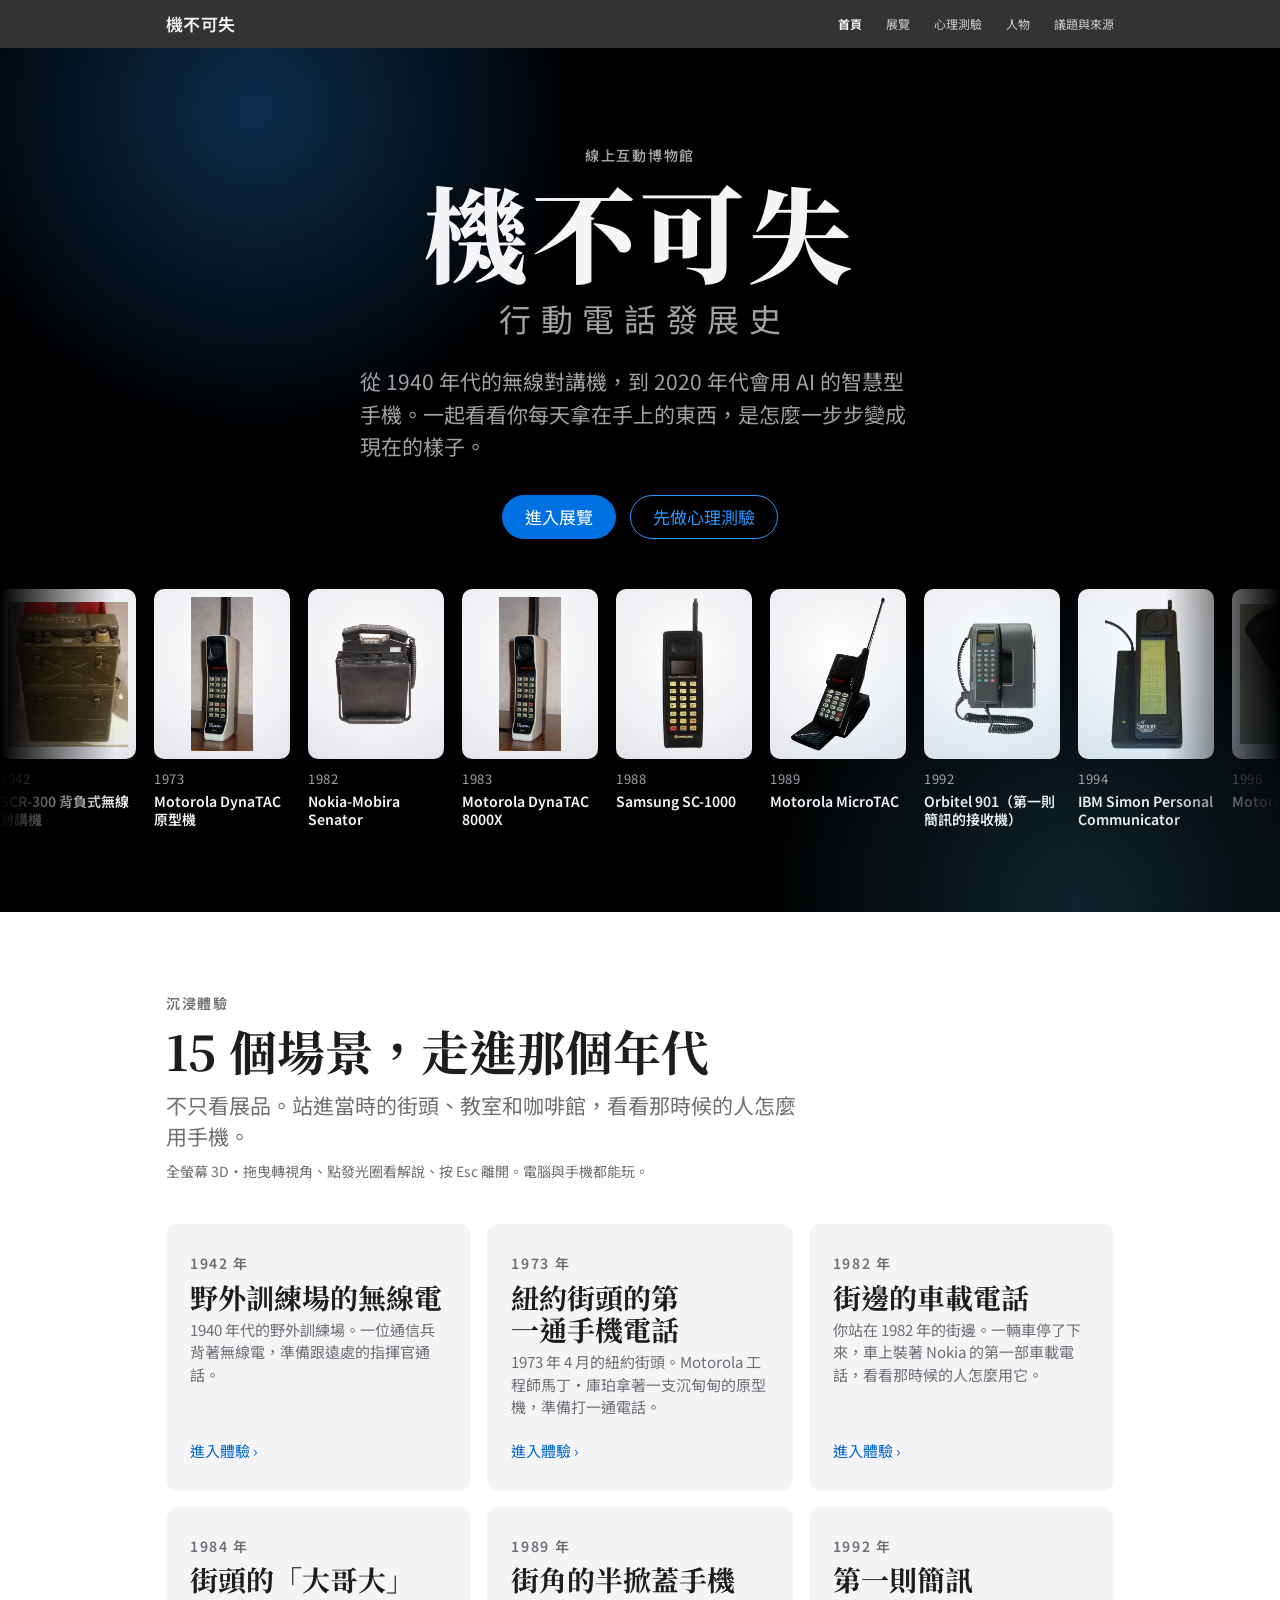
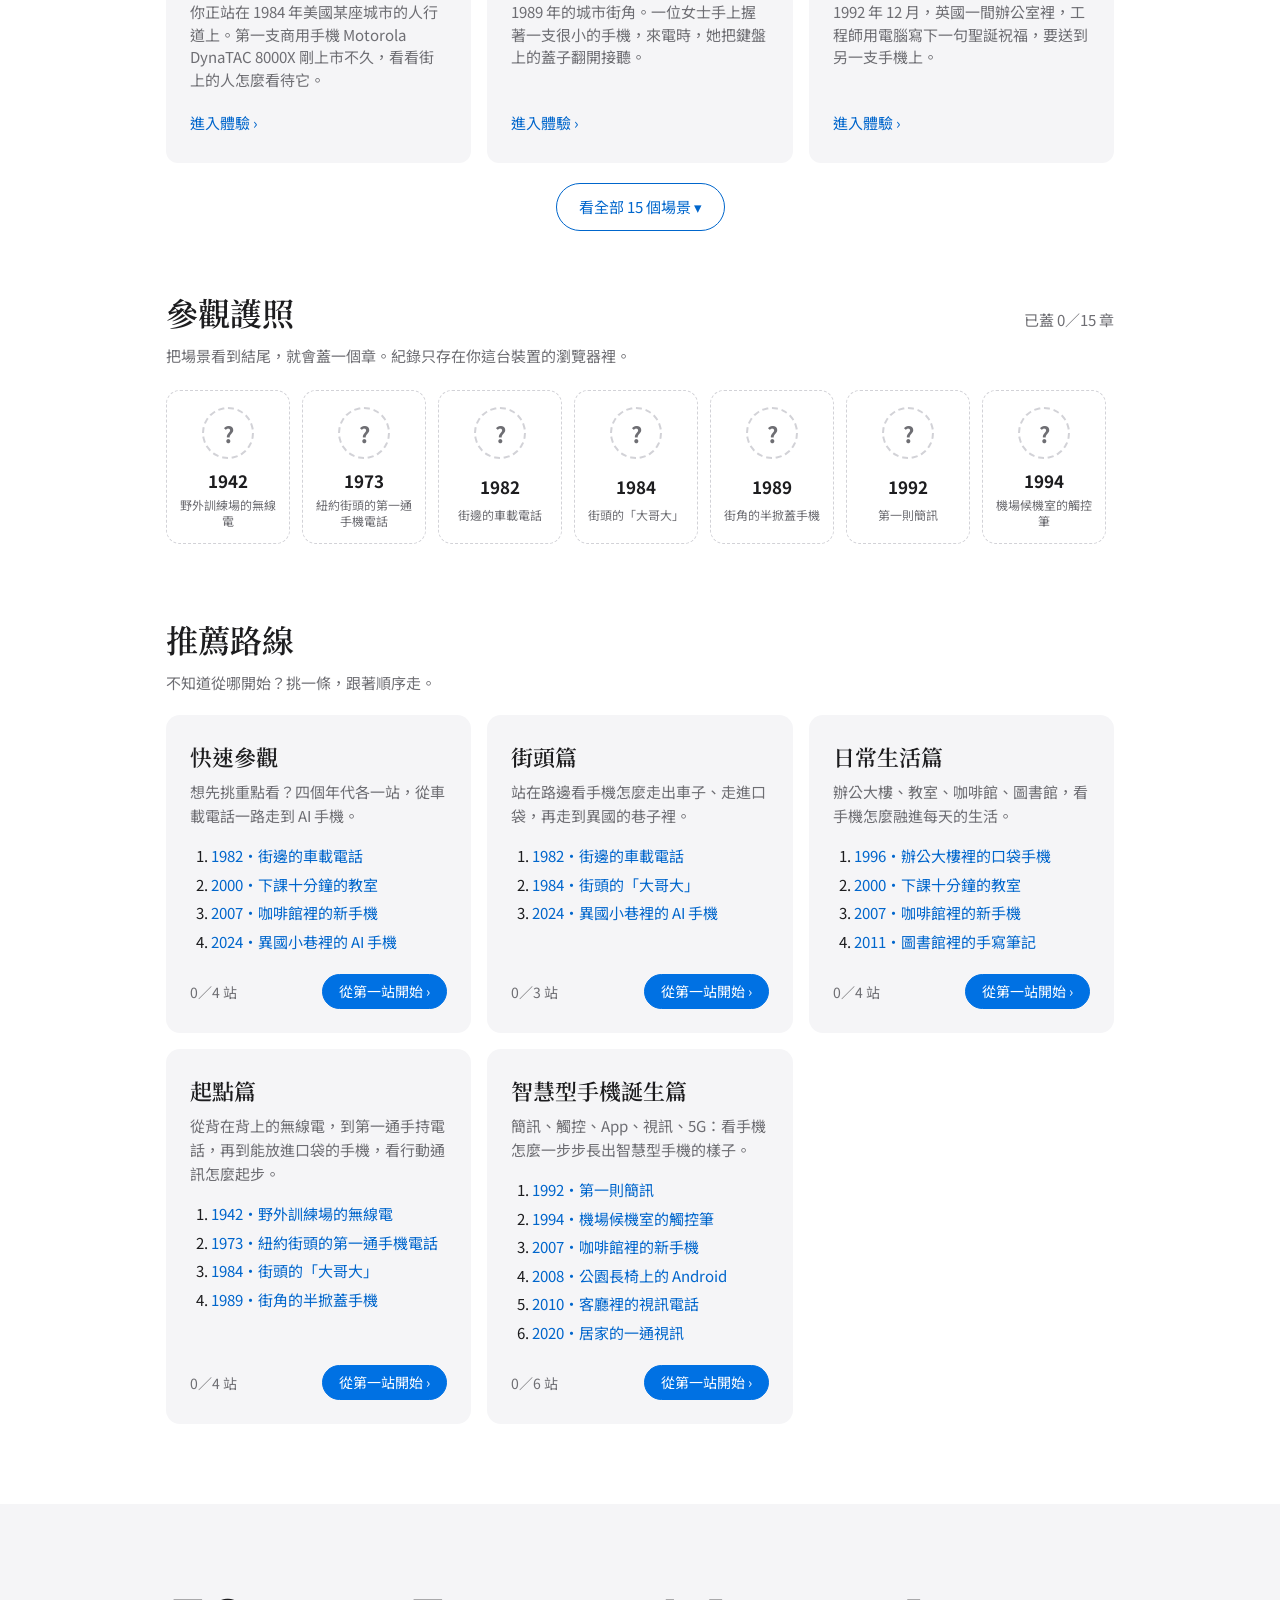
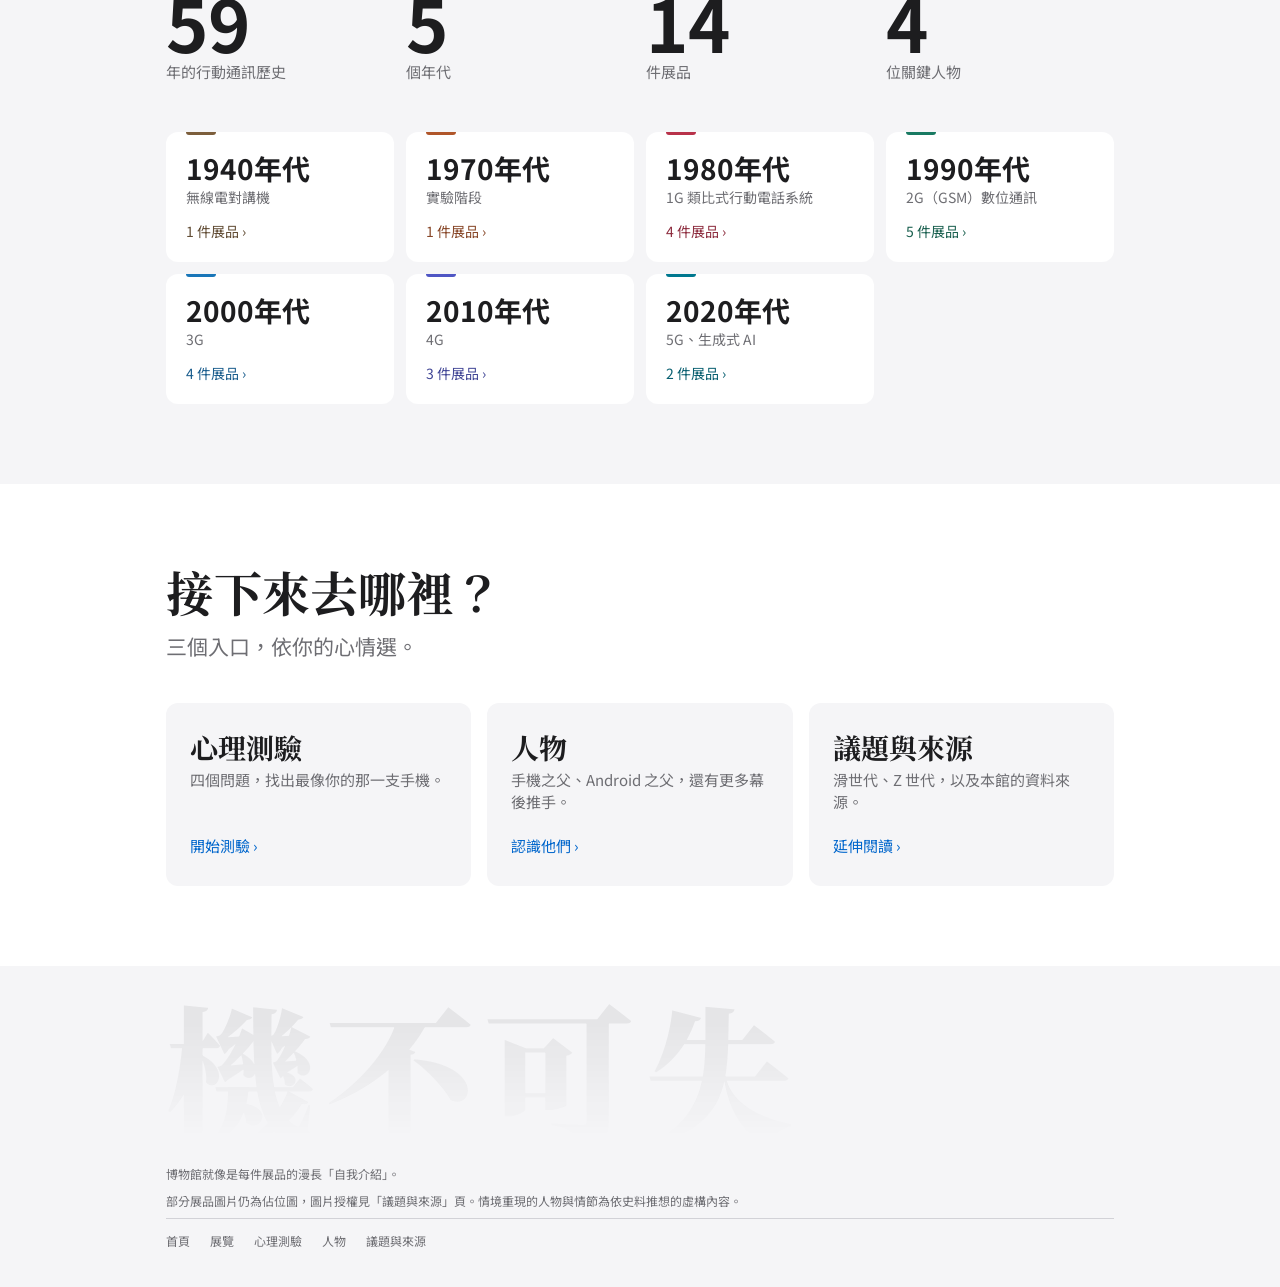
<file: index.html>
<!doctype html>
<html lang="zh-Hant">
<head>
<meta charset="utf-8">
<meta name="viewport" content="width=device-width,initial-scale=1,viewport-fit=cover">
<title>機不可失</title>
<meta name="description" content="線上互動博物館：從 1940 年代的對講機到 2020 年代的 AI 手機。">
<link rel="icon" href="data:image/svg+xml,%3Csvg xmlns='http://www.w3.org/2000/svg' viewBox='0 0 64 64'%3E%3Crect width='64' height='64' rx='14' fill='%23000'/%3E%3Crect x='21' y='10' width='22' height='44' rx='5' fill='none' stroke='%23fff' stroke-width='3'/%3E%3Ccircle cx='32' cy='47' r='2.5' fill='%232997ff'/%3E%3C/svg%3E">
<meta property="og:type" content="website">
<meta property="og:site_name" content="機不可失">
<meta property="og:title" content="機不可失">
<meta property="og:description" content="線上互動博物館：從 1940 年代的對講機到 2020 年代的 AI 手機。">
<meta property="og:locale" content="zh_TW">
<meta property="og:image" content="https://darkking566.github.io/the-agony-and-pain-of-my-assignment-for-museum-thing/images/og-cover.jpg">
<meta property="og:image:width" content="1200">
<meta property="og:image:height" content="630">
<meta name="twitter:card" content="summary_large_image">
<meta name="theme-color" content="#000000">
<link rel="preconnect" href="https://fonts.googleapis.com">
<link rel="preconnect" href="https://fonts.gstatic.com" crossorigin>
<link href="https://fonts.googleapis.com/css2?family=Noto+Sans+TC:wght@400;500;700;900&family=Noto+Serif+TC:wght@600;700;900&display=swap" rel="stylesheet" media="print" onload="this.media='all'">
<noscript><link href="https://fonts.googleapis.com/css2?family=Noto+Sans+TC:wght@400;500;700;900&family=Noto+Serif+TC:wght@600;700;900&display=swap" rel="stylesheet"></noscript>
<link rel="stylesheet" href="css/3d.css">
<link rel="stylesheet" href="css/style.css">
<link rel="stylesheet" href="css/transitions.css">
<script src="js/transitions.js"></script>
<style>:root{padding-top:env(safe-area-inset-top,0px);padding-bottom:env(safe-area-inset-bottom,0px)}[hidden]{display:none!important}</style>
</head>
<body data-page="home">
<div id="home-root">
<div id="site-nav"></div>

<section class="band hero dark"><div class="wrap">
  <p class="eyebrow">線上互動博物館</p>
  <h1>機不可失</h1>
  <p class="tag">行動電話發展史</p>
  <p class="lead">從 1940 年代的無線對講機，到 2020 年代會用 AI 的智慧型手機。一起看看你每天拿在手上的東西，是怎麼一步步變成現在的樣子。</p>
  <div class="hero-actions">
    <a class="btn primary" href="exhibit.html">進入展覽</a>
    <a class="btn" href="quiz.html">先做心理測驗</a>
  </div>
</div></section>

<section class="band"><div class="wrap">
  <p class="eyebrow">沉浸體驗</p>
  <h2 class="h-section"><span id="scene-count">3</span> 個場景，走進那個年代</h2>
  <p class="sub">不只看展品。站進當時的街頭、教室和咖啡館，看看那時候的人怎麼用手機。<br><small style="color:var(--muted);font-size:14px">全螢幕 3D・拖曳轉視角、點發光圈看解說、按 Esc 離開。電腦與手機都能玩。</small></p>
  <div class="door-grid" id="scene-grid"></div>
  <div id="passport"></div>
  <div id="routes"></div>
</div></section>

<section class="band alt"><div class="wrap">
  <ul class="stats">
    <li><b id="stat-years">0</b><span>年的行動通訊歷史</span></li>
    <li><b id="stat-eras">0</b><span>個年代</span></li>
    <li><b id="stat-phones">0</b><span>件展品</span></li>
    <li><b id="stat-people">0</b><span>位關鍵人物</span></li>
  </ul>
  <div class="era-tiles" id="era-tiles"></div>
</div></section>

<section class="band"><div class="wrap">
  <h2 class="h-section">接下來去哪裡？</h2>
  <p class="sub">三個入口，依你的心情選。</p>
  <div class="door-grid">
    <a class="door" href="quiz.html"><h3>心理測驗</h3><p>四個問題，找出最像你的那一支手機。</p><span class="go">開始測驗 ›</span></a>
    <a class="door" href="people.html"><h3>人物</h3><p>手機之父、Android 之父，還有更多幕後推手。</p><span class="go">認識他們 ›</span></a>
    <a class="door" href="issues.html"><h3>議題與來源</h3><p>滑世代、Z 世代，以及本館的資料來源。</p><span class="go">延伸閱讀 ›</span></a>
  </div>
</div></section>

<div id="site-footer"></div>
</div>
<script src="js/data.js"></script>
<script src="js/common.js"></script>
<script src="js/passport.js"></script>
<script src="js/home.js"></script>

</body>
</html>
</file>
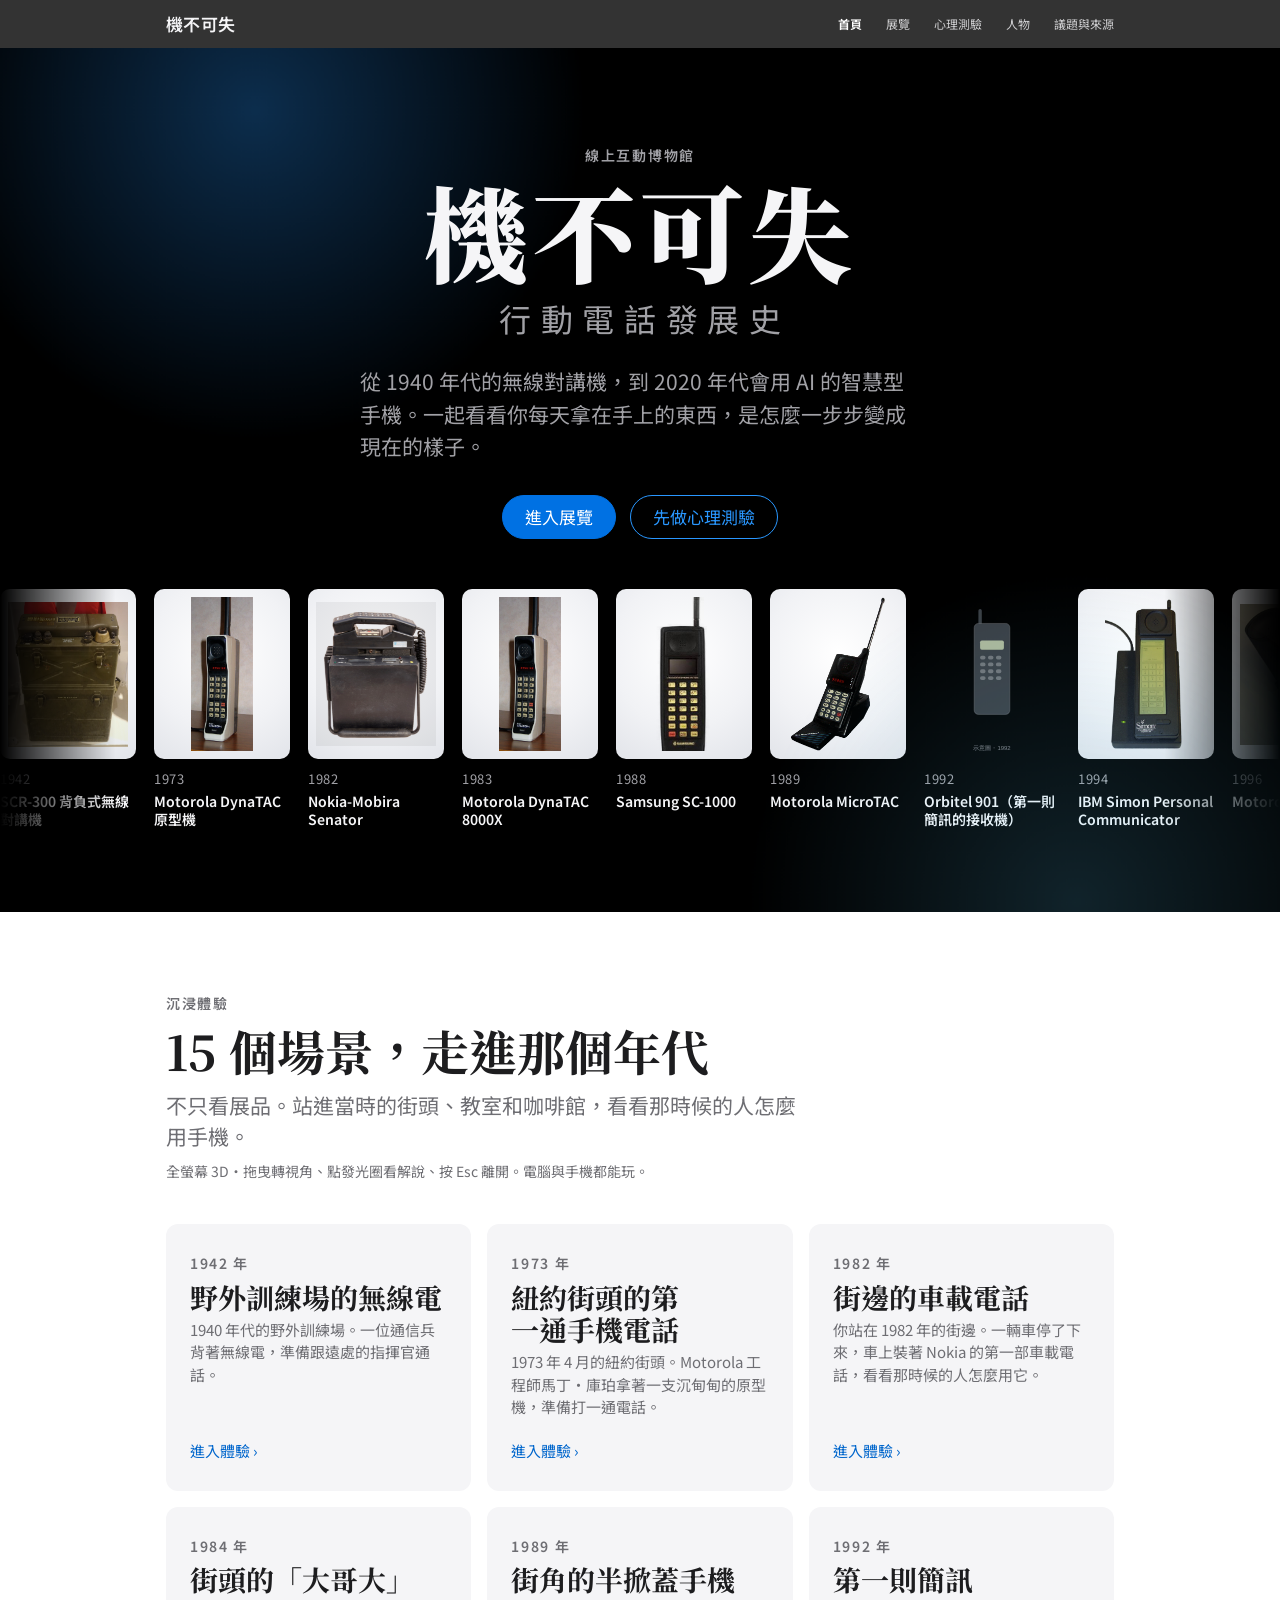
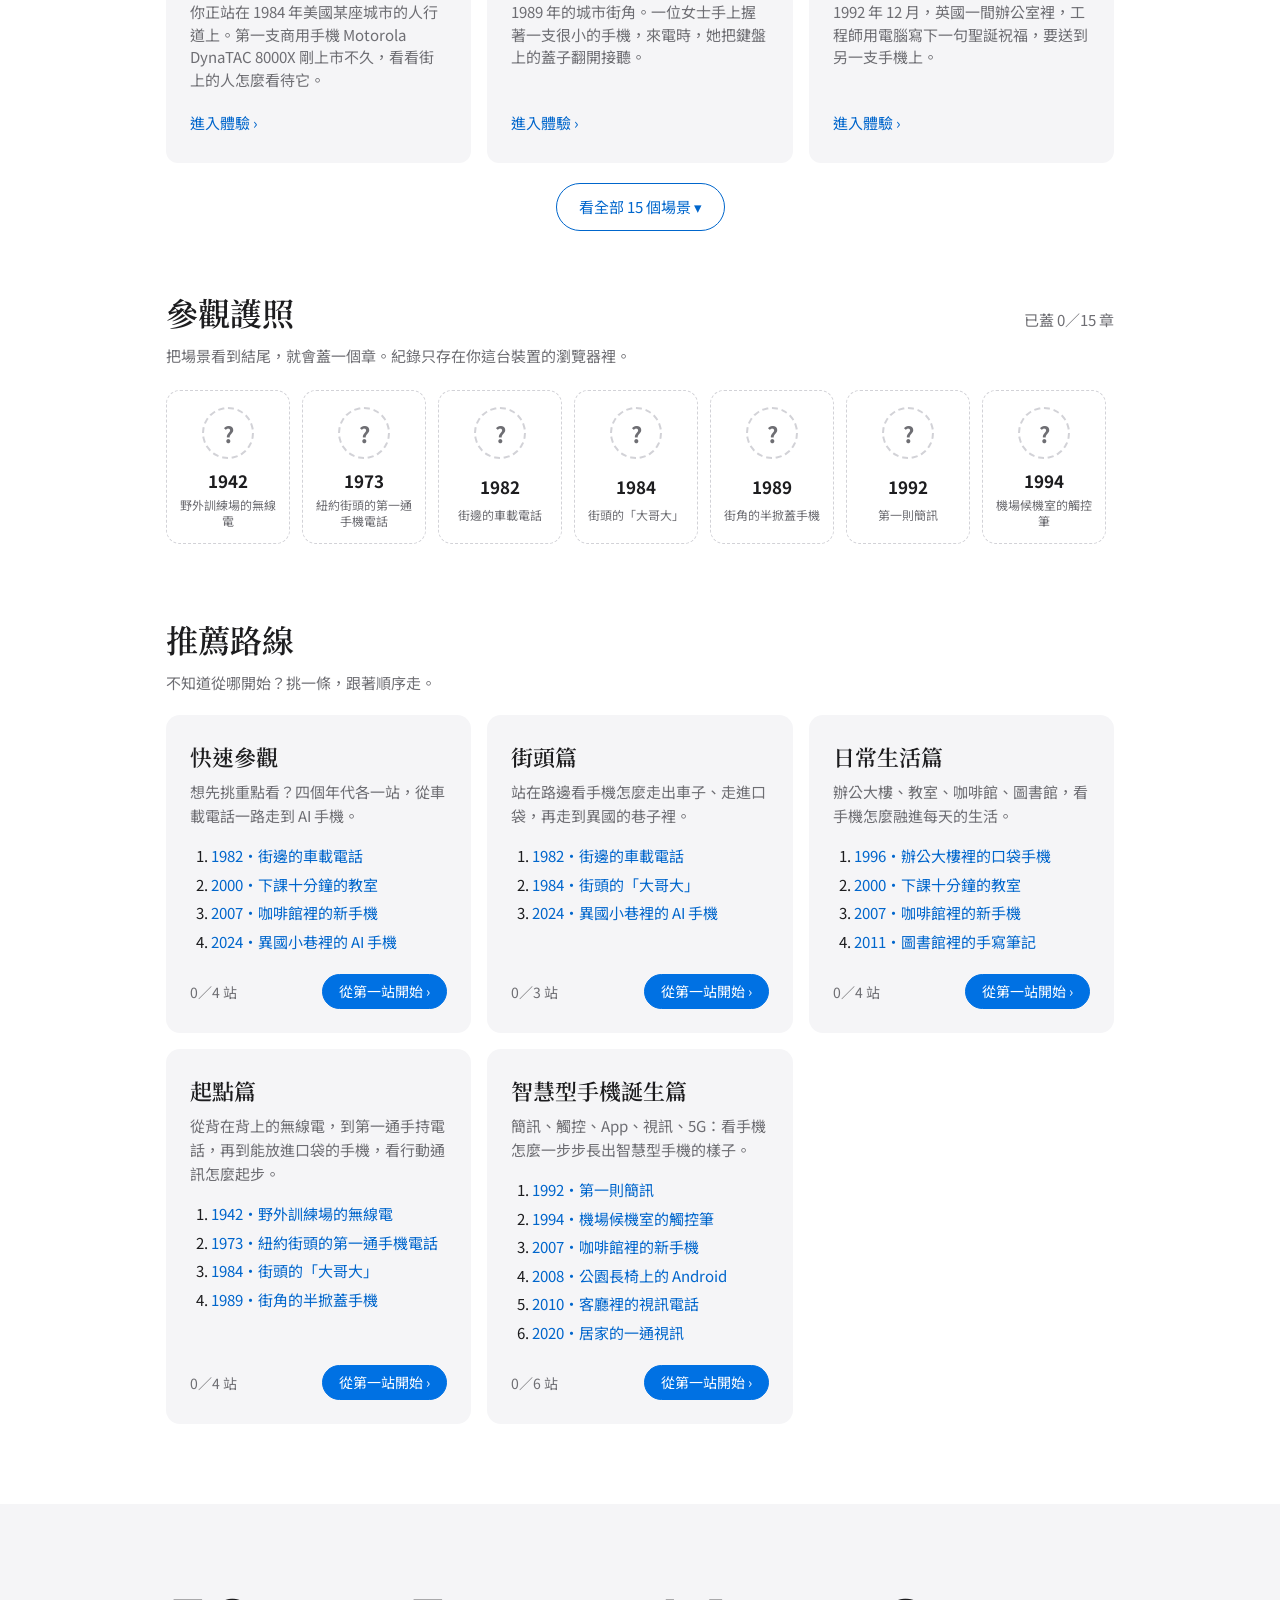
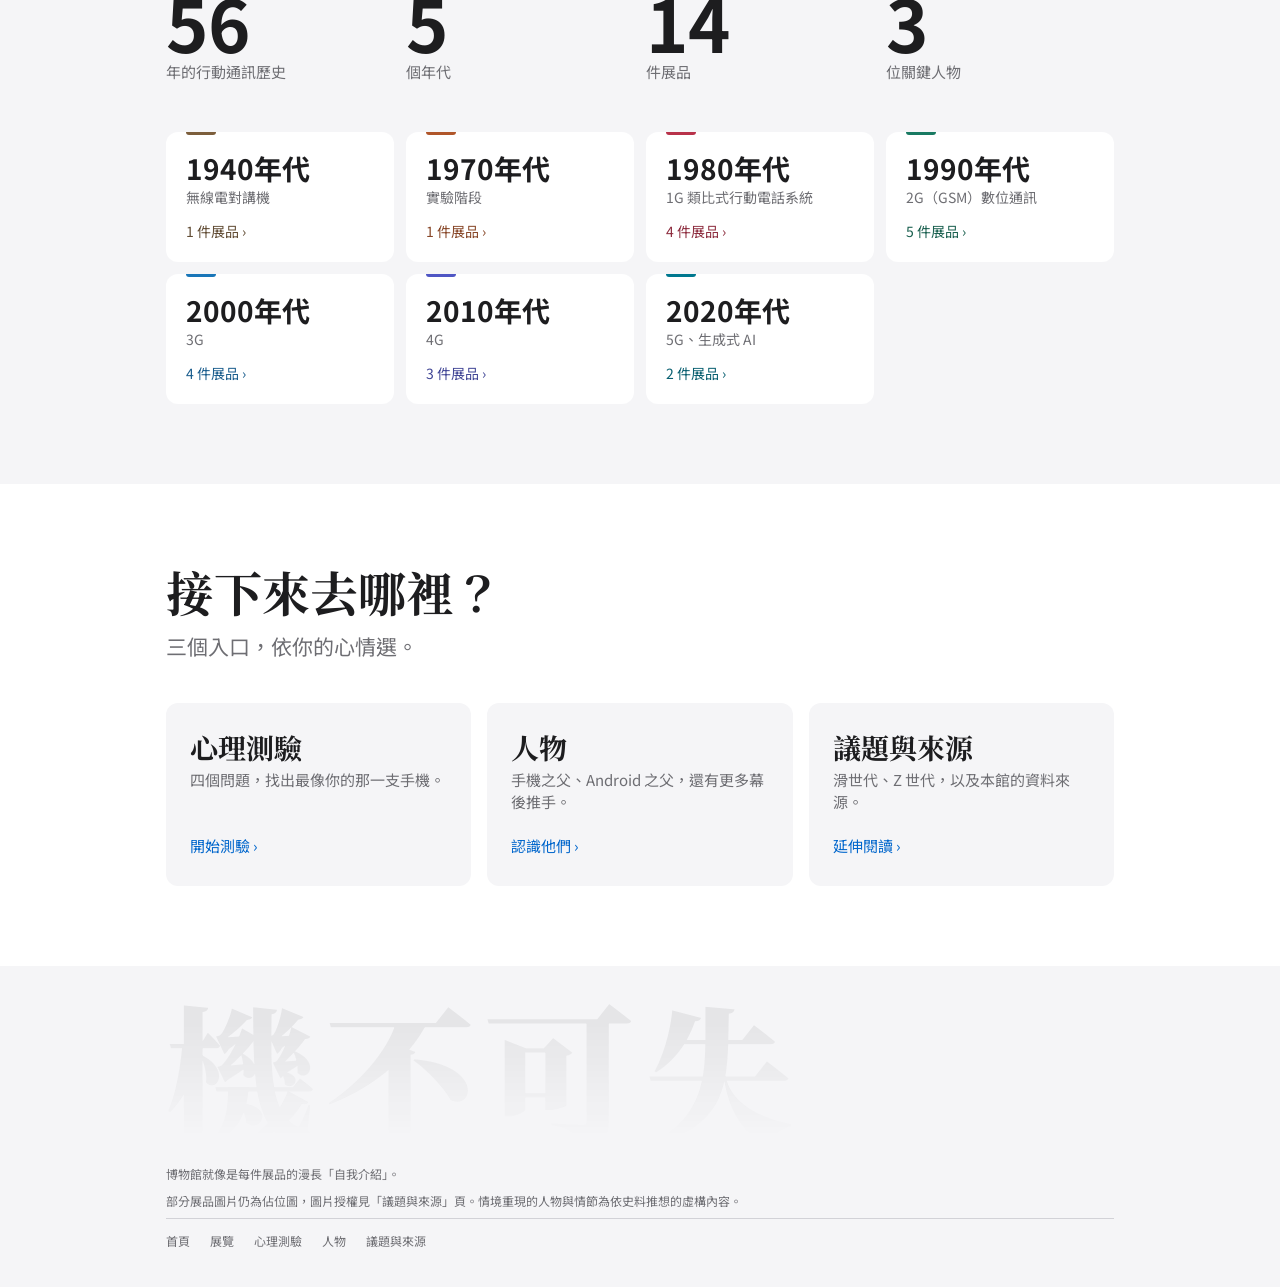
<file: docs/index.html>
<!doctype html>
<html lang="zh-Hant">
<head>
<meta charset="utf-8">
<meta name="viewport" content="width=device-width,initial-scale=1,viewport-fit=cover">
<title>機不可失</title>
<meta name="description" content="線上互動博物館：從 1940 年代的對講機到 2020 年代的 AI 手機。">
<link rel="icon" href="data:image/svg+xml,%3Csvg xmlns='http://www.w3.org/2000/svg' viewBox='0 0 64 64'%3E%3Crect width='64' height='64' rx='14' fill='%23000'/%3E%3Crect x='21' y='10' width='22' height='44' rx='5' fill='none' stroke='%23fff' stroke-width='3'/%3E%3Ccircle cx='32' cy='47' r='2.5' fill='%232997ff'/%3E%3C/svg%3E">
<meta property="og:type" content="website">
<meta property="og:site_name" content="機不可失">
<meta property="og:title" content="機不可失">
<meta property="og:description" content="線上互動博物館：從 1940 年代的對講機到 2020 年代的 AI 手機。">
<meta property="og:locale" content="zh_TW">
<meta name="theme-color" content="#000000">
<link rel="preconnect" href="https://fonts.googleapis.com">
<link rel="preconnect" href="https://fonts.gstatic.com" crossorigin>
<link href="https://fonts.googleapis.com/css2?family=Noto+Sans+TC:wght@400;500;700;900&family=Noto+Serif+TC:wght@600;700;900&display=swap" rel="stylesheet" media="print" onload="this.media='all'">
<noscript><link href="https://fonts.googleapis.com/css2?family=Noto+Sans+TC:wght@400;500;700;900&family=Noto+Serif+TC:wght@600;700;900&display=swap" rel="stylesheet"></noscript>
<link rel="stylesheet" href="css/3d.css">
<link rel="stylesheet" href="css/style.css">
<link rel="stylesheet" href="css/transitions.css">
<script src="js/transitions.js"></script>
<style>[hidden]{display:none!important}</style>
</head>
<body data-page="home">
<div id="home-root">
<div id="site-nav"></div>

<section class="band hero dark"><div class="wrap">
  <p class="eyebrow">線上互動博物館</p>
  <h1>機不可失</h1>
  <p class="tag">行動電話發展史</p>
  <p class="lead">從 1940 年代的無線對講機，到 2020 年代會用 AI 的智慧型手機。一起看看你每天拿在手上的東西，是怎麼一步步變成現在的樣子。</p>
  <div class="hero-actions">
    <a class="btn primary" href="exhibit.html">進入展覽</a>
    <a class="btn" href="quiz.html">先做心理測驗</a>
  </div>
</div></section>

<section class="band"><div class="wrap">
  <p class="eyebrow">沉浸體驗</p>
  <h2 class="h-section"><span id="scene-count">3</span> 個場景，走進那個年代</h2>
  <p class="sub">不只看展品。站進當時的街頭、教室和咖啡館，看看那時候的人怎麼用手機。<br><small style="color:var(--muted);font-size:14px">全螢幕 3D・拖曳轉視角、點發光圈看解說、按 Esc 離開。電腦與手機都能玩。</small></p>
  <div class="door-grid" id="scene-grid"></div>
  <div id="passport"></div>
  <div id="routes"></div>
</div></section>

<section class="band alt"><div class="wrap">
  <ul class="stats">
    <li><b id="stat-years">0</b><span>年的行動通訊歷史</span></li>
    <li><b id="stat-eras">0</b><span>個年代</span></li>
    <li><b id="stat-phones">0</b><span>件展品</span></li>
    <li><b id="stat-people">0</b><span>位關鍵人物</span></li>
  </ul>
  <div class="era-tiles" id="era-tiles"></div>
</div></section>

<section class="band"><div class="wrap">
  <h2 class="h-section">接下來去哪裡？</h2>
  <p class="sub">三個入口，依你的心情選。</p>
  <div class="door-grid">
    <a class="door" href="quiz.html"><h3>心理測驗</h3><p>四個問題，找出最像你的那一支手機。</p><span class="go">開始測驗 ›</span></a>
    <a class="door" href="people.html"><h3>人物</h3><p>手機之父、Android 之父，還有更多幕後推手。</p><span class="go">認識他們 ›</span></a>
    <a class="door" href="issues.html"><h3>議題與來源</h3><p>滑世代、Z 世代，以及本館的資料來源。</p><span class="go">延伸閱讀 ›</span></a>
  </div>
</div></section>

<div id="site-footer"></div>
</div>
<script src="js/data.js"></script>
<script src="js/common.js"></script>
<script src="js/passport.js"></script>
<script src="js/home.js"></script>

</body>
</html>
</file>
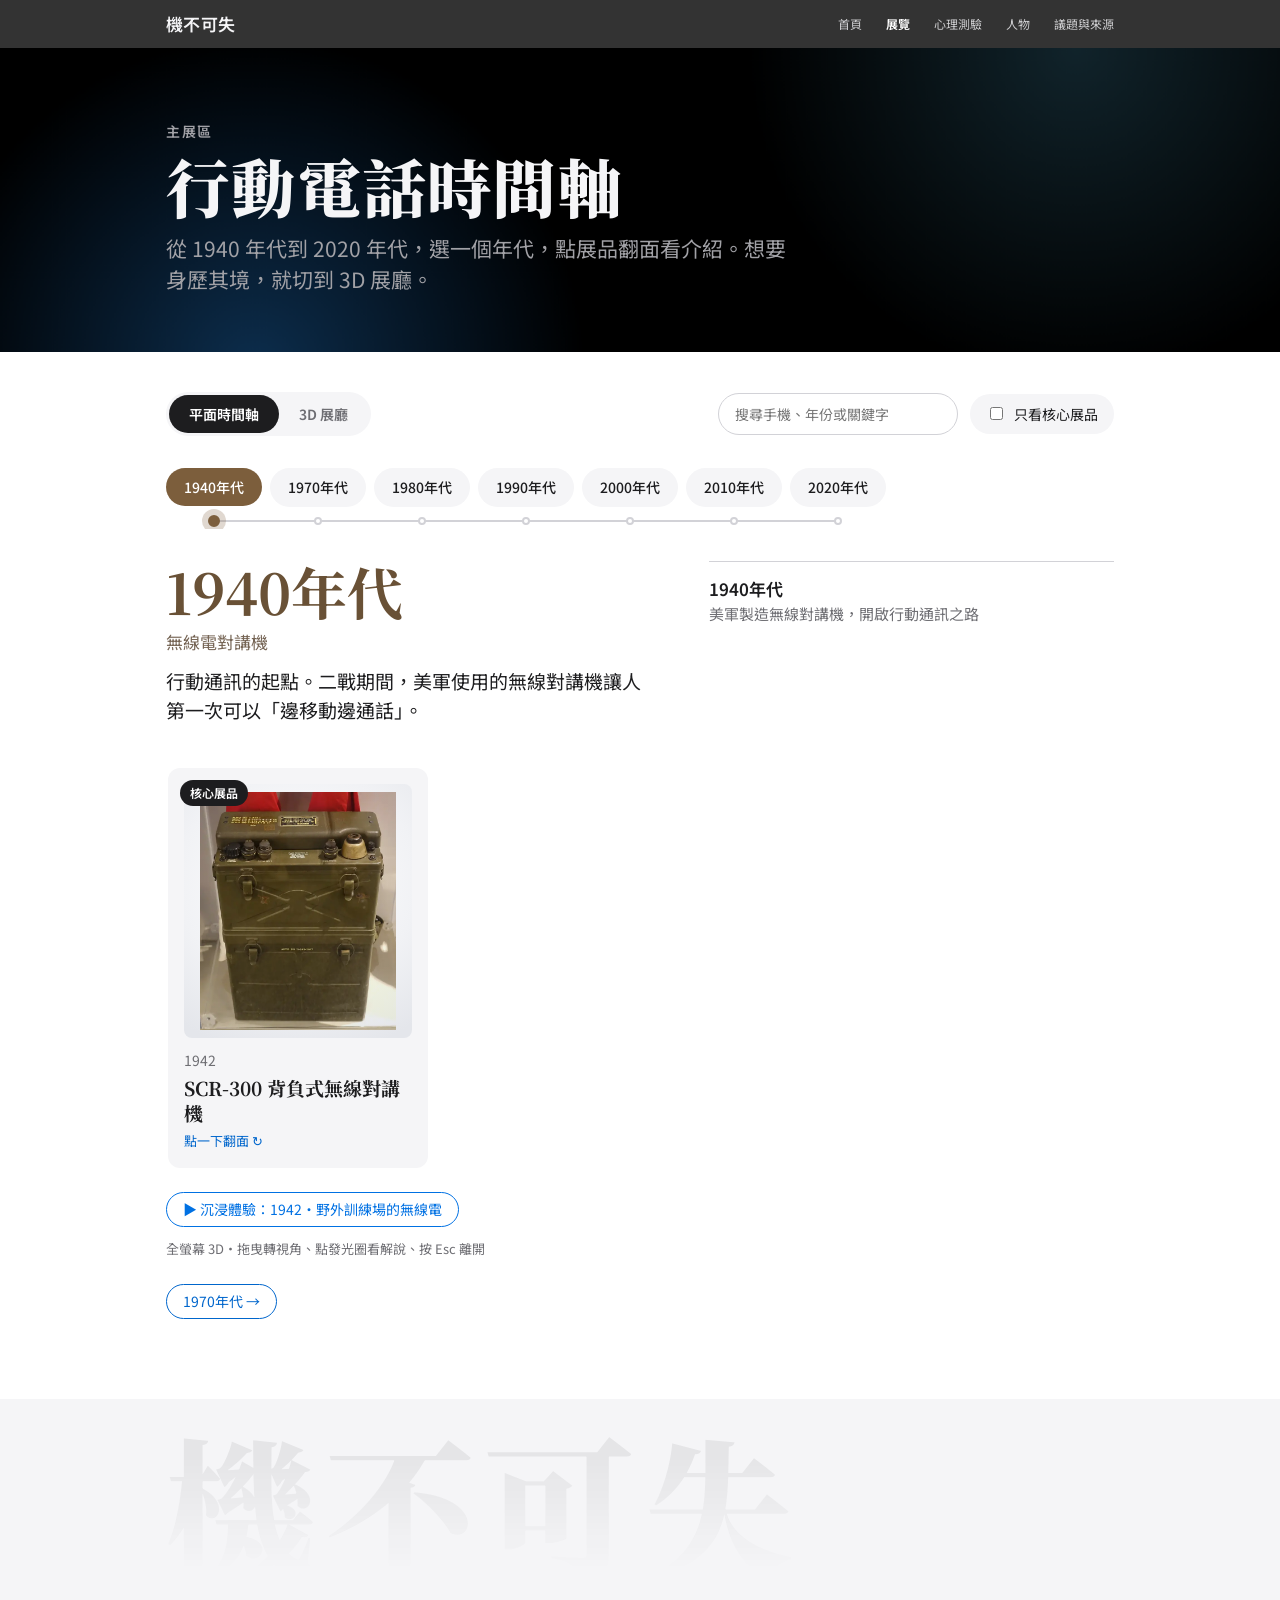
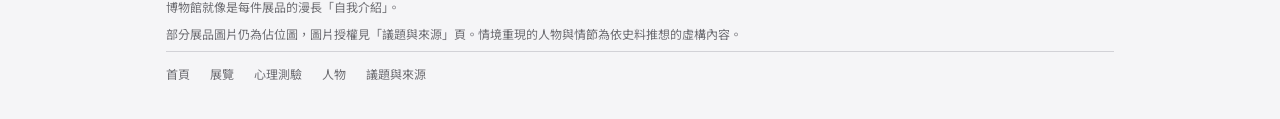
<file: exhibit.html>
<!doctype html>
<html lang="zh-Hant">
<head>
<meta charset="utf-8">
<meta name="viewport" content="width=device-width,initial-scale=1,viewport-fit=cover">
<title>展覽｜機不可失</title>
<meta name="description" content="行動電話時間軸：平面年代導覽與 3D 展廳。">
<link rel="icon" href="data:image/svg+xml,%3Csvg xmlns='http://www.w3.org/2000/svg' viewBox='0 0 64 64'%3E%3Crect width='64' height='64' rx='14' fill='%23000'/%3E%3Crect x='21' y='10' width='22' height='44' rx='5' fill='none' stroke='%23fff' stroke-width='3'/%3E%3Ccircle cx='32' cy='47' r='2.5' fill='%232997ff'/%3E%3C/svg%3E">
<meta property="og:type" content="website">
<meta property="og:site_name" content="機不可失">
<meta property="og:title" content="展覽｜機不可失">
<meta property="og:description" content="行動電話時間軸：平面年代導覽與 3D 展廳。">
<meta property="og:locale" content="zh_TW">
<meta property="og:image" content="https://darkking566.github.io/the-agony-and-pain-of-my-assignment-for-museum-thing/images/og-cover.jpg">
<meta property="og:image:width" content="1200">
<meta property="og:image:height" content="630">
<meta name="twitter:card" content="summary_large_image">
<meta name="theme-color" content="#000000">
<link rel="preconnect" href="https://fonts.googleapis.com">
<link rel="preconnect" href="https://fonts.gstatic.com" crossorigin>
<link href="https://fonts.googleapis.com/css2?family=Noto+Sans+TC:wght@400;500;700;900&family=Noto+Serif+TC:wght@600;700;900&display=swap" rel="stylesheet" media="print" onload="this.media='all'">
<noscript><link href="https://fonts.googleapis.com/css2?family=Noto+Sans+TC:wght@400;500;700;900&family=Noto+Serif+TC:wght@600;700;900&display=swap" rel="stylesheet"></noscript>
<link rel="stylesheet" href="css/3d.css">
<link rel="stylesheet" href="css/style.css">
<link rel="stylesheet" href="css/transitions.css">
<script src="js/transitions.js"></script>
<script type="importmap">{"imports":{"three":"./vendor/three/build/three.module.js","three/addons/":"./vendor/three/examples/jsm/"}}</script>
<style>:root{padding-top:env(safe-area-inset-top,0px);padding-bottom:env(safe-area-inset-bottom,0px)}[hidden]{display:none!important}</style>
</head>
<body data-page="exhibit">
<div id="site-nav"></div>

<section class="band page-head dark"><div class="wrap">
  <p class="eyebrow">主展區</p>
  <h1>行動電話時間軸</h1>
  <p class="sub">從 1940 年代到 2020 年代，選一個年代，點展品翻面看介紹。想要身歷其境，就切到 3D 展廳。</p>
</div></section>
<section class="band" id="exhibit-top"><div class="wrap" style="padding-block:40px 80px">
  <div class="exhibit-bar">
    <div class="mode-switch" role="tablist" aria-label="參觀模式">
      <button role="tab" id="tab-2d" aria-selected="true" aria-controls="panel-2d">平面時間軸</button>
      <button role="tab" id="tab-3d" aria-selected="false" aria-controls="panel-3d">3D 展廳</button>
    </div>
    <div class="filters">
      <input type="search" id="search" placeholder="搜尋手機、年份或關鍵字" aria-label="搜尋展品" autocomplete="off">
      <label class="chip-toggle" for="core-only"><input type="checkbox" id="core-only"> 只看核心展品</label>
    </div>
  </div>
  <div id="panel-2d" role="tabpanel" aria-labelledby="tab-2d">
    <div class="era-rail" id="era-rail" role="tablist" aria-label="年代"></div>
    <div class="era-panel" id="era-panel"></div>
    <div id="search-results" hidden></div>
  </div>
  <div id="panel-3d" role="tabpanel" aria-labelledby="tab-3d" hidden>
    <div class="hall" id="hall">
      <div class="hall-canvas" id="hall-canvas"></div>
      <div class="hall-loading" id="hall-loading"><div class="hall-skel"><span class="hs-phone"></span><span class="hs-bar"><i></i></span><p>展廳載入中…</p></div></div>
      <div class="hall-count" id="hall-count" aria-live="polite"></div>
      <div class="hall-hint">拖曳旋轉 · 雙指縮放 · 點按鍵、螢幕和圓點試試看 · 點發光展台進入沉浸體驗</div>
      <button class="hall-nav prev" id="hall-prev" aria-label="上一件展品">‹</button>
      <button class="hall-nav next" id="hall-next" aria-label="下一件展品">›</button>
      <div class="hall-info" id="hall-info"></div>
    </div>
    <div class="hall-strip" id="hall-strip" role="group" aria-label="用年份跳到展品"></div>
  </div>
</div></section>
<div id="site-footer"></div>
<script src="js/data.js"></script>
<script src="js/common.js"></script>
<script src="js/passport.js"></script>
<script src="js/exhibit.js"></script>
</body>
</html>
</file>
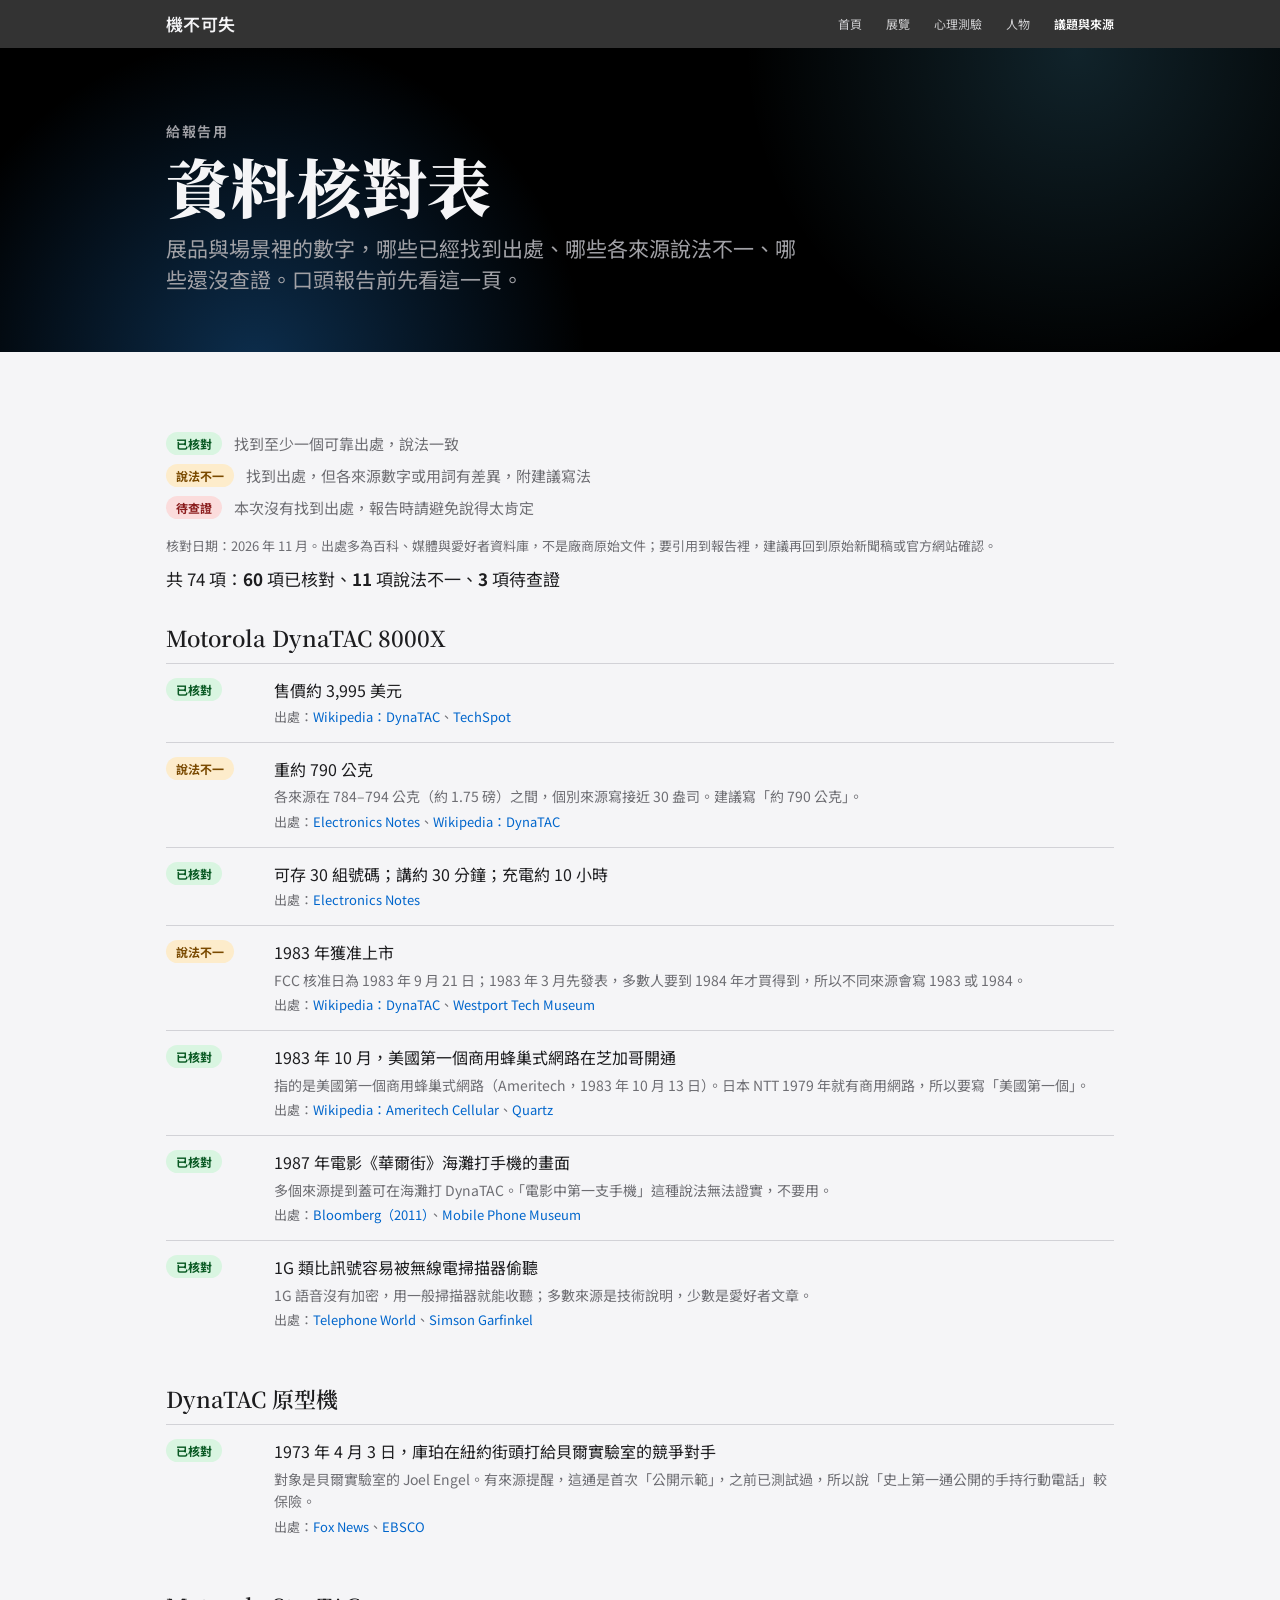
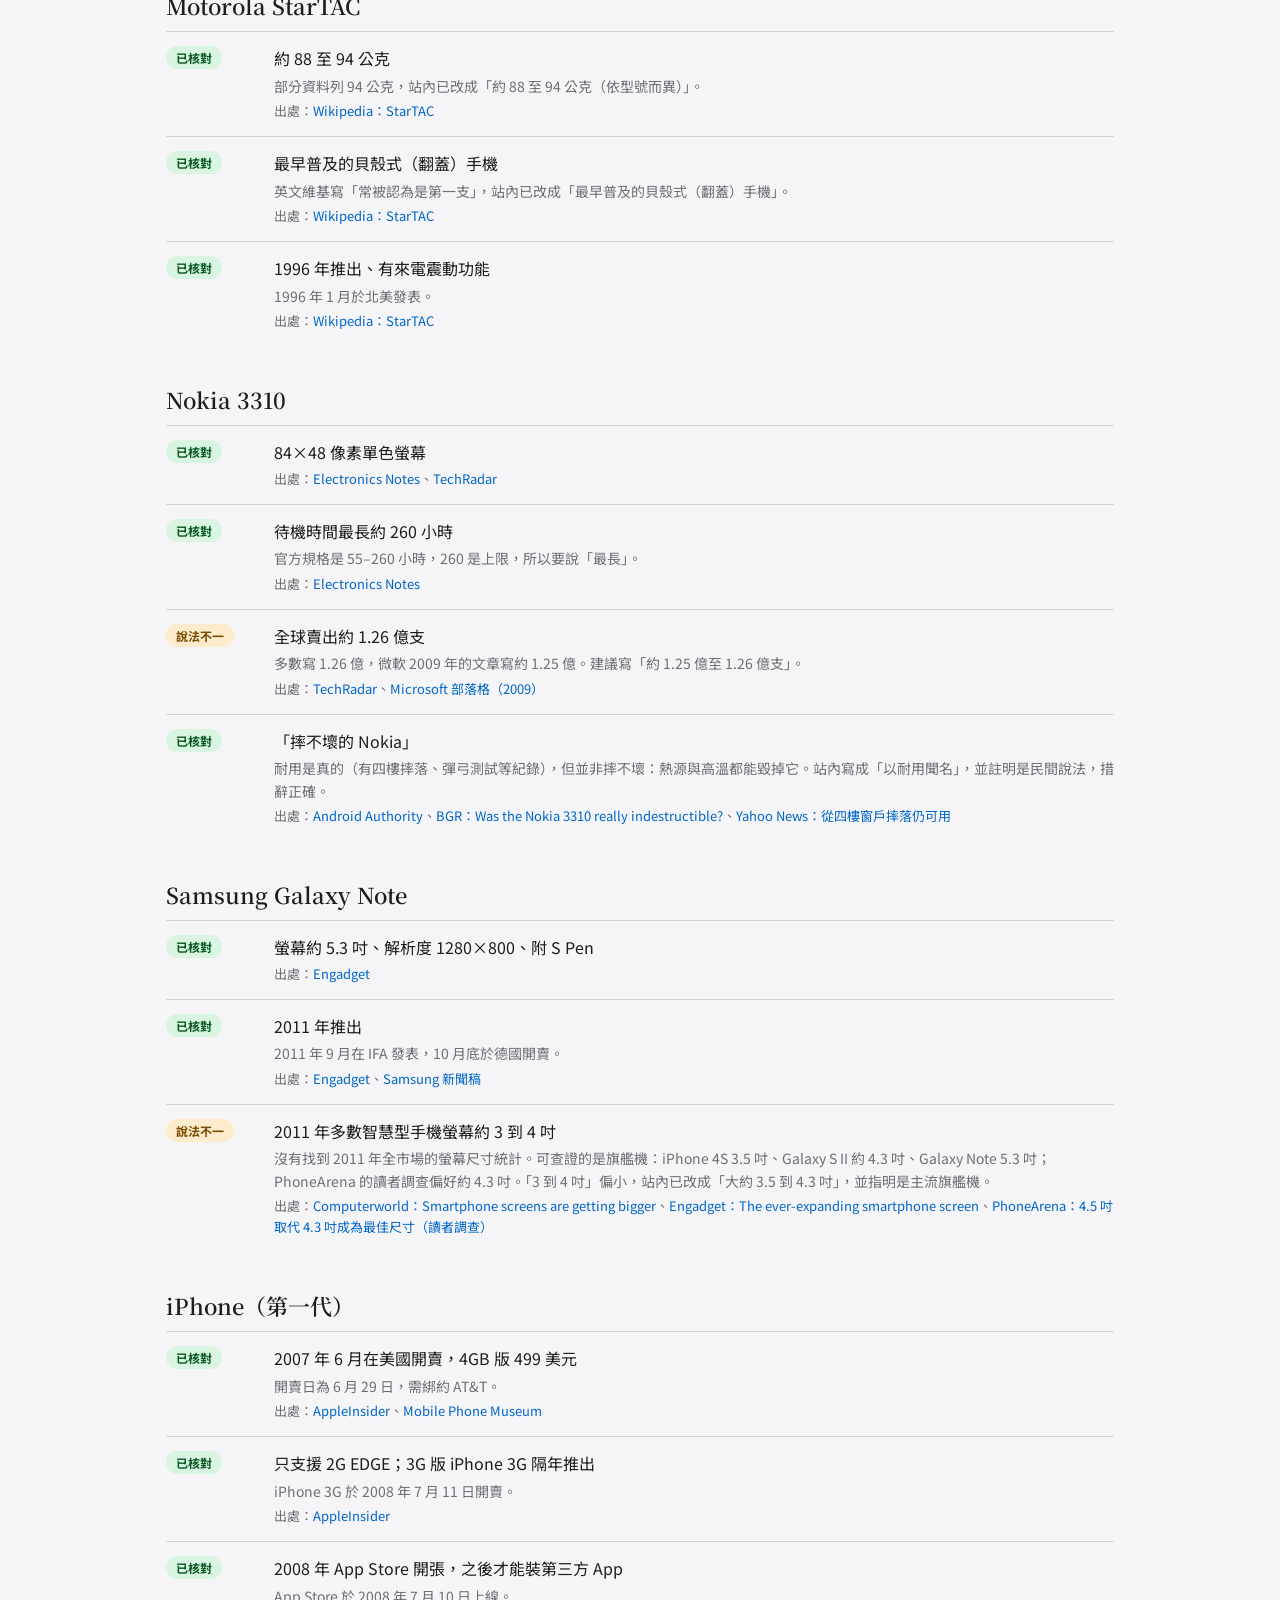
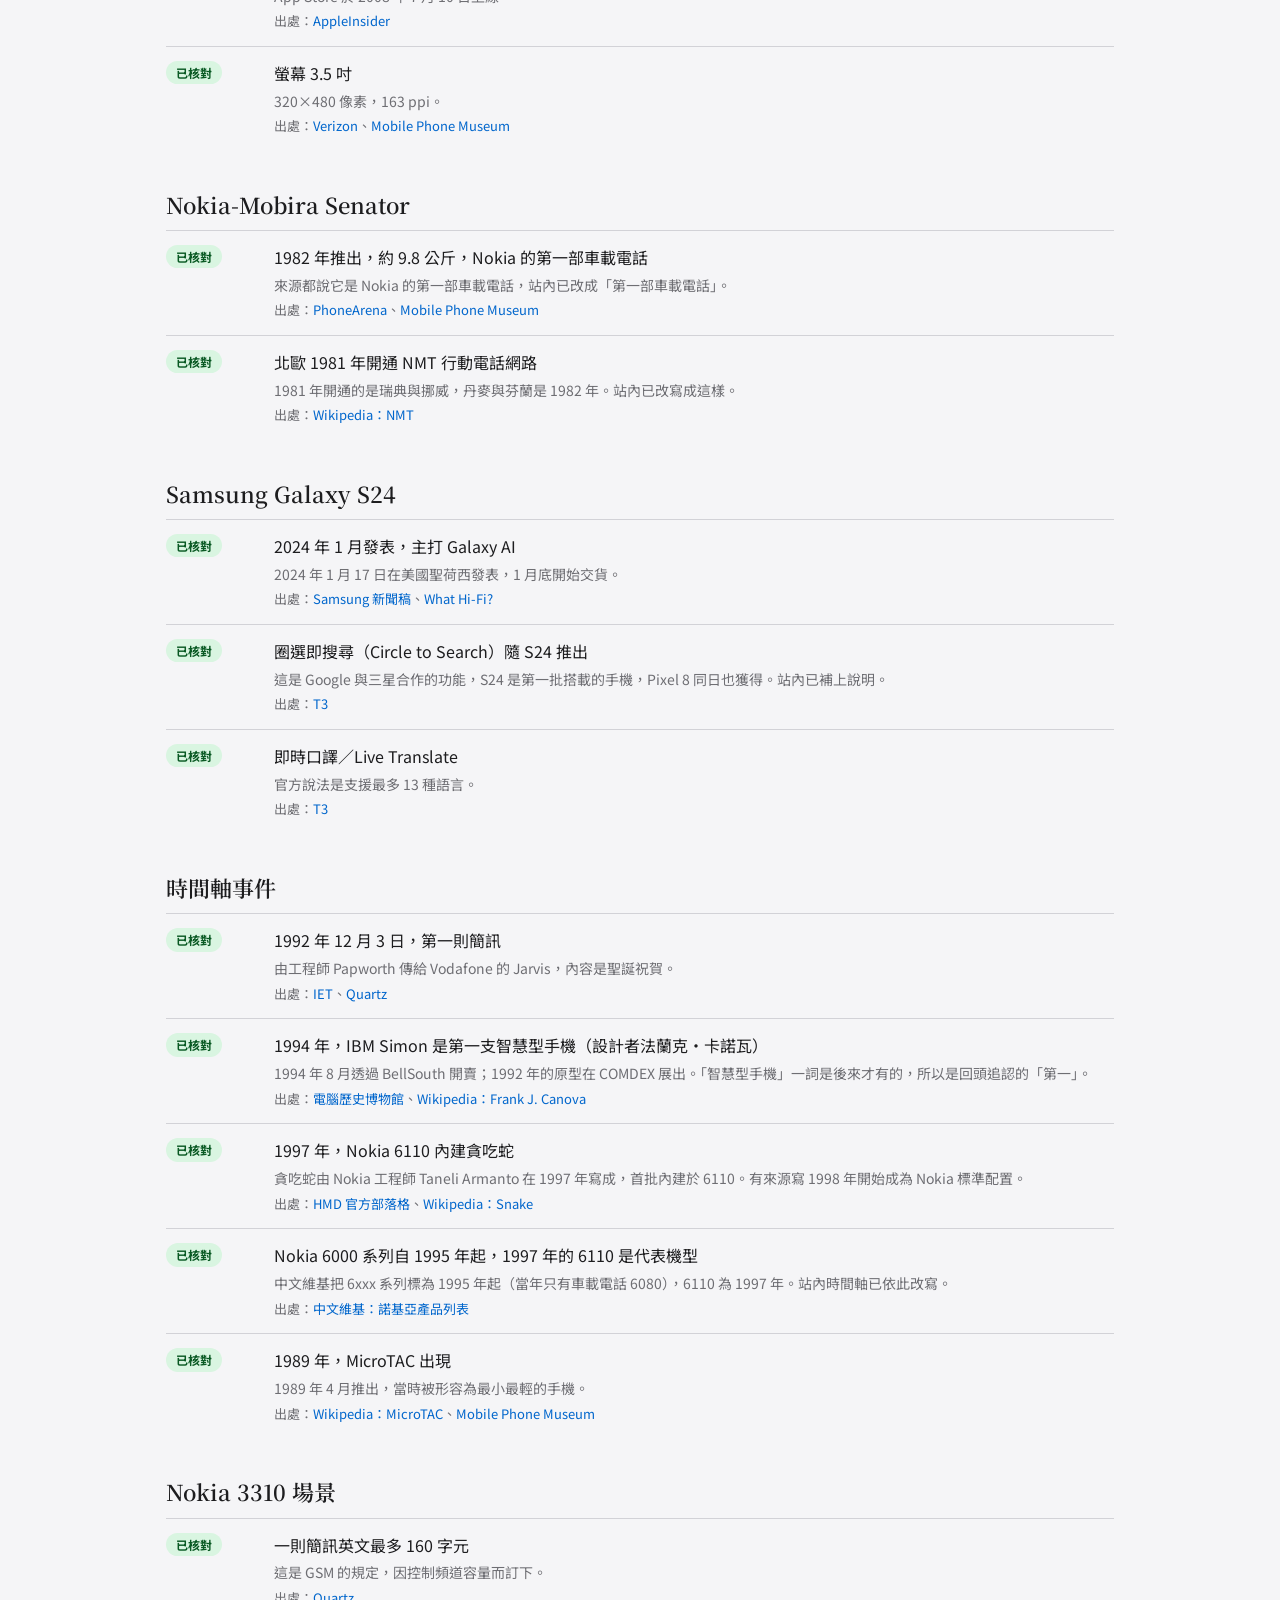
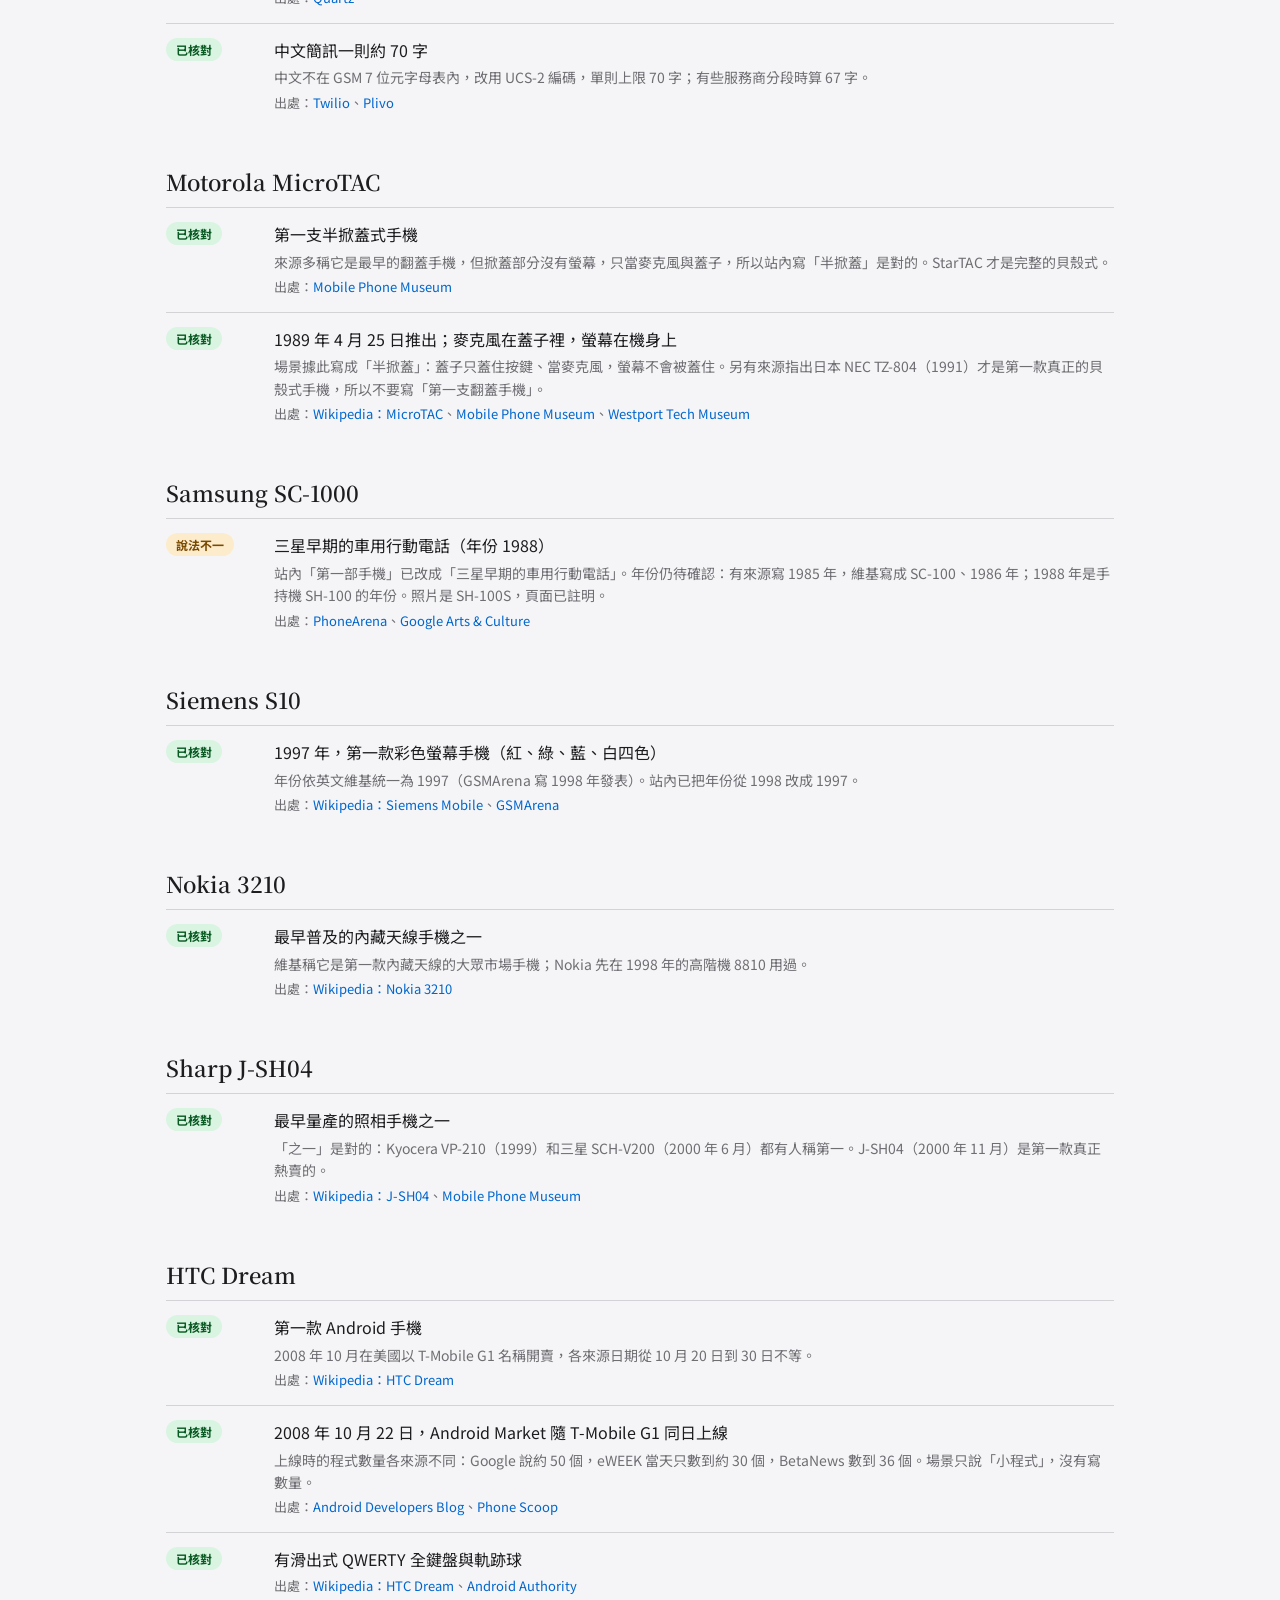
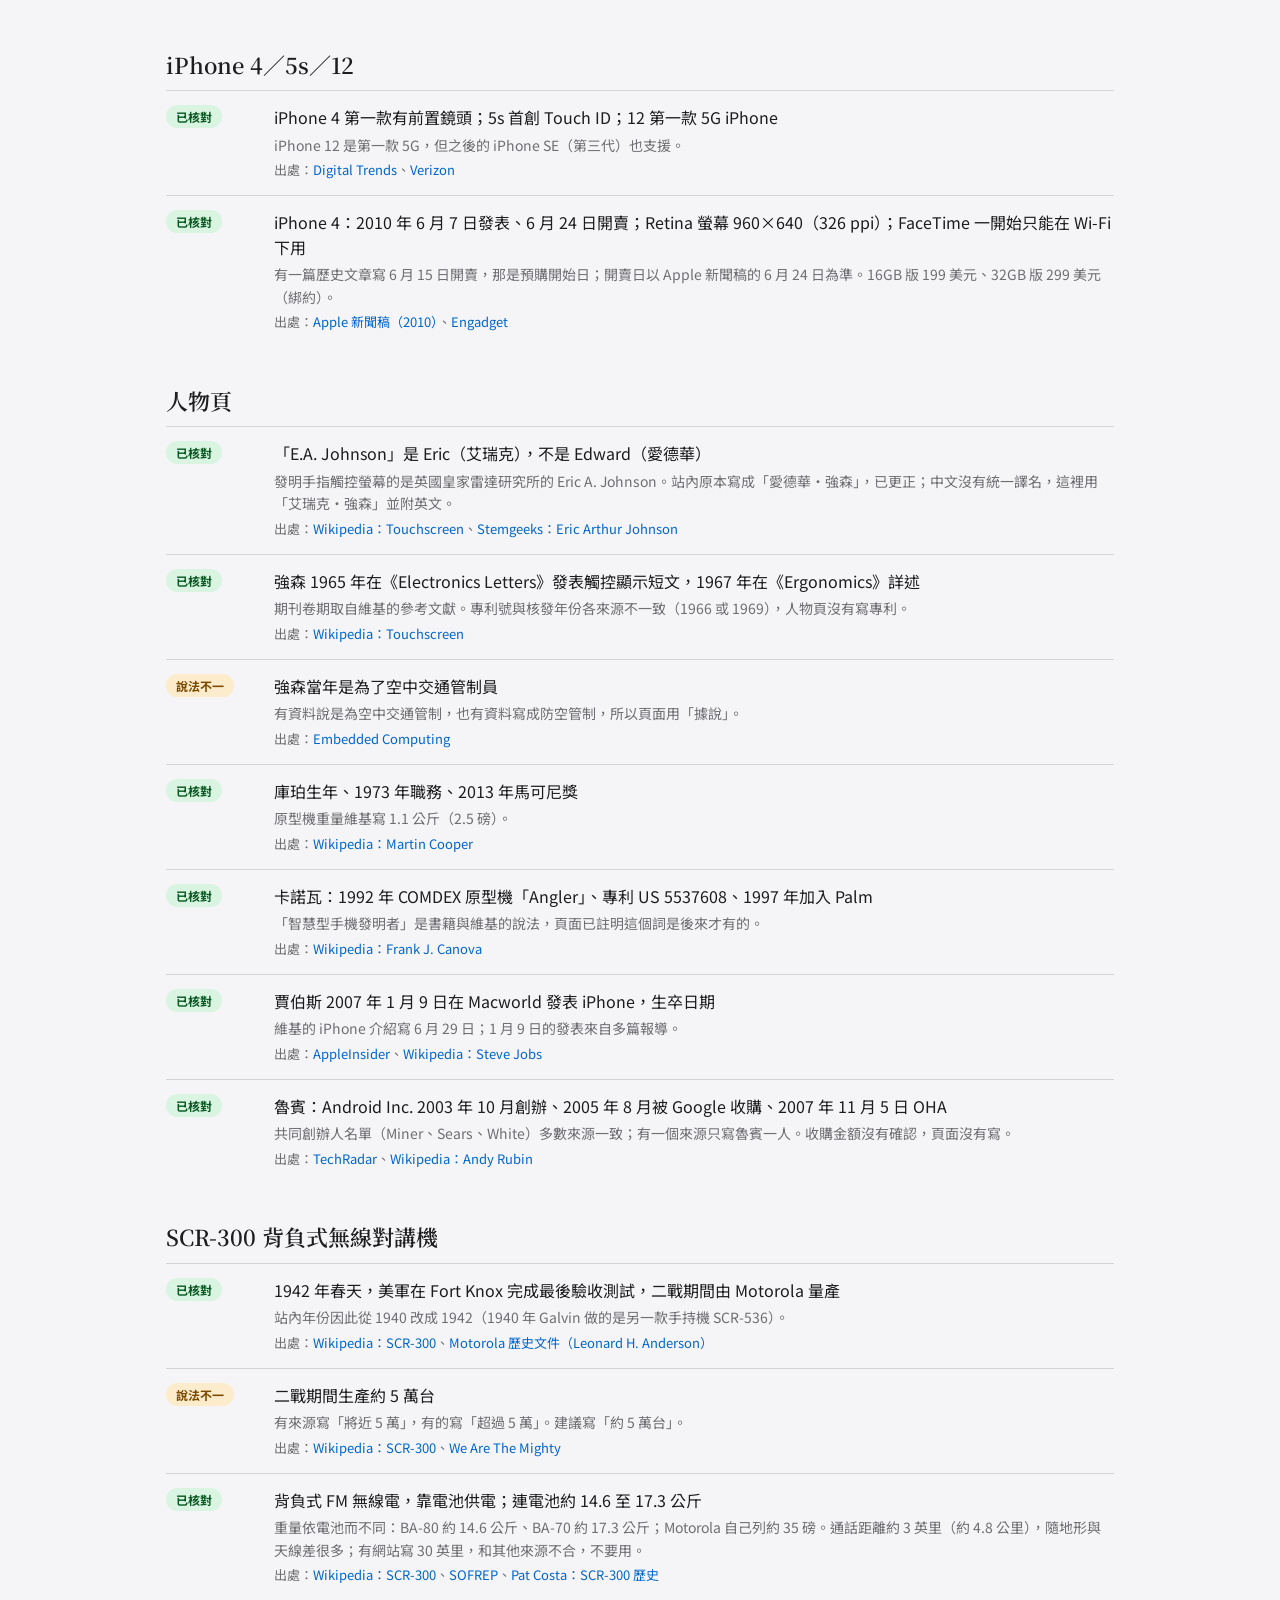
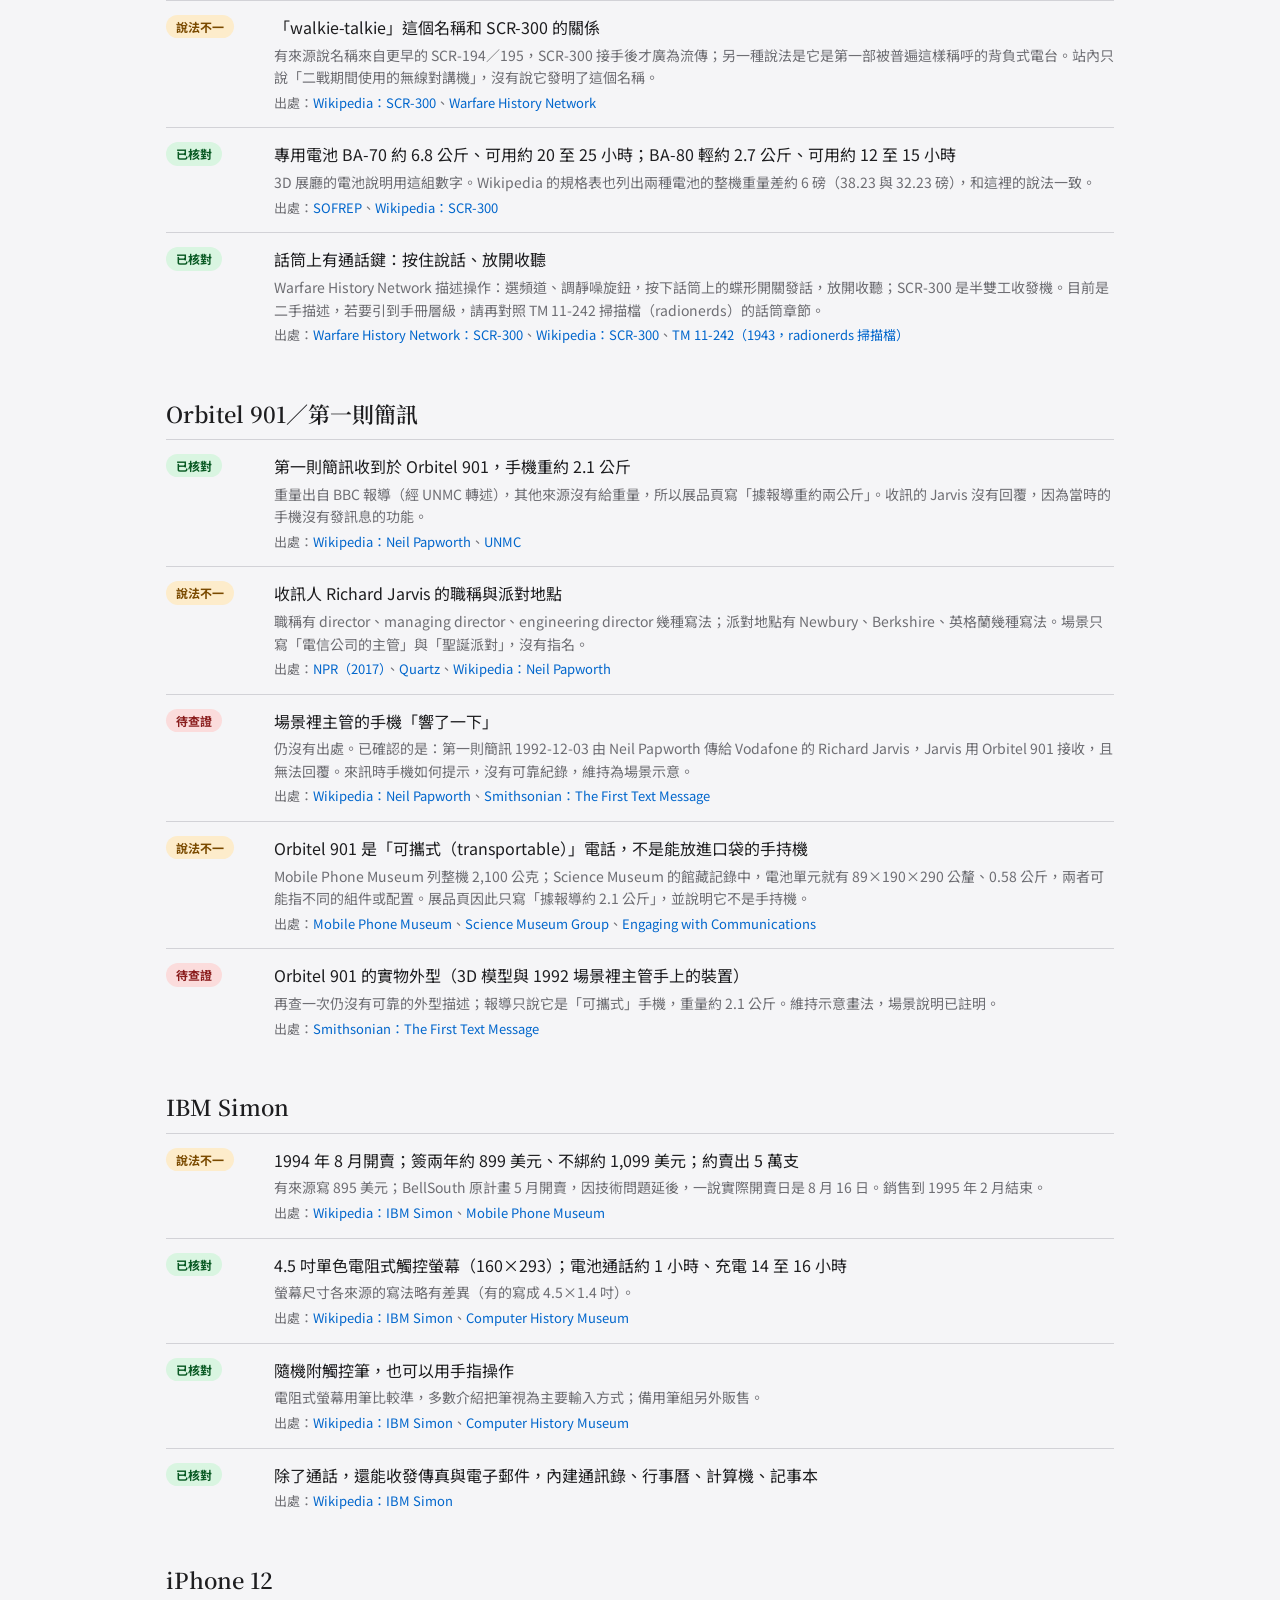
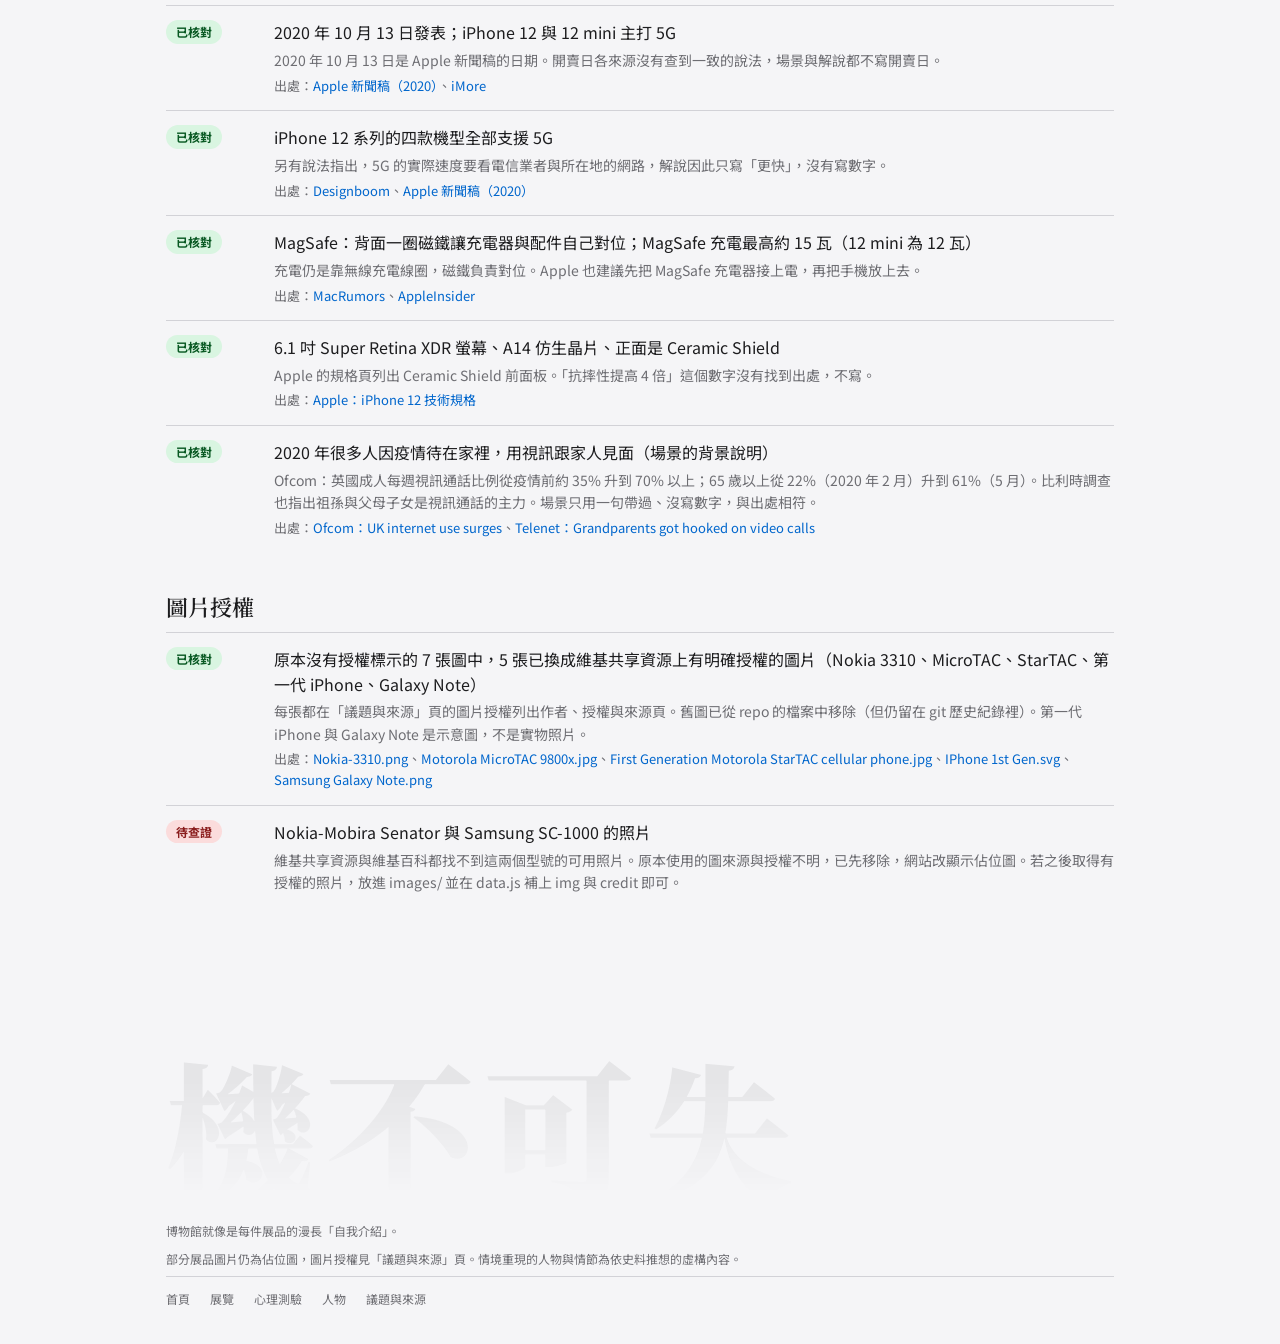
<file: facts.html>
<!doctype html>
<html lang="zh-Hant">
<head>
<meta charset="utf-8">
<meta name="viewport" content="width=device-width,initial-scale=1,viewport-fit=cover">
<title>資料核對表｜機不可失</title>
<meta name="description" content="展品數據與出處核對表：哪些已找到出處、哪些各來源不一、哪些還沒查證。">
<link rel="icon" href="data:image/svg+xml,%3Csvg xmlns='http://www.w3.org/2000/svg' viewBox='0 0 64 64'%3E%3Crect width='64' height='64' rx='14' fill='%23000'/%3E%3Crect x='21' y='10' width='22' height='44' rx='5' fill='none' stroke='%23fff' stroke-width='3'/%3E%3Ccircle cx='32' cy='47' r='2.5' fill='%232997ff'/%3E%3C/svg%3E">
<meta property="og:type" content="website">
<meta property="og:site_name" content="機不可失">
<meta property="og:title" content="資料核對表｜機不可失">
<meta property="og:description" content="展品數據與出處核對表：哪些已找到出處、哪些各來源不一、哪些還沒查證。">
<meta property="og:locale" content="zh_TW">
<meta property="og:image" content="https://darkking566.github.io/the-agony-and-pain-of-my-assignment-for-museum-thing/images/og-cover.jpg">
<meta property="og:image:width" content="1200">
<meta property="og:image:height" content="630">
<meta name="twitter:card" content="summary_large_image">
<meta name="theme-color" content="#000000">
<link rel="preconnect" href="https://fonts.googleapis.com">
<link rel="preconnect" href="https://fonts.gstatic.com" crossorigin>
<link href="https://fonts.googleapis.com/css2?family=Noto+Sans+TC:wght@400;500;700;900&family=Noto+Serif+TC:wght@600;700;900&display=swap" rel="stylesheet" media="print" onload="this.media='all'">
<noscript><link href="https://fonts.googleapis.com/css2?family=Noto+Sans+TC:wght@400;500;700;900&family=Noto+Serif+TC:wght@600;700;900&display=swap" rel="stylesheet"></noscript>
<link rel="stylesheet" href="css/3d.css">
<link rel="stylesheet" href="css/style.css">
<link rel="stylesheet" href="css/transitions.css">
<script src="js/transitions.js"></script>

<style>:root{padding-top:env(safe-area-inset-top,0px);padding-bottom:env(safe-area-inset-bottom,0px)}[hidden]{display:none!important}</style>
</head>
<body data-page="issues">
<div id="site-nav"></div>

<section class="band page-head dark"><div class="wrap">
  <p class="eyebrow">給報告用</p>
  <h1>資料核對表</h1>
  <p class="sub">展品與場景裡的數字，哪些已經找到出處、哪些各來源說法不一、哪些還沒查證。口頭報告前先看這一頁。</p>
</div></section>
<section class="band alt"><div class="wrap">
  <ul class="fact-legend">
    <li><span class="st ok">已核對</span>找到至少一個可靠出處，說法一致</li>
    <li><span class="st diff">說法不一</span>找到出處，但各來源數字或用詞有差異，附建議寫法</li>
    <li><span class="st todo">待查證</span>本次沒有找到出處，報告時請避免說得太肯定</li>
  </ul>
  <p class="fine" style="margin-top:0">核對日期：2026 年 11 月。出處多為百科、媒體與愛好者資料庫，不是廠商原始文件；要引用到報告裡，建議再回到原始新聞稿或官方網站確認。</p>
  <div id="fact-list"></div>
</div></section>
<div id="site-footer"></div>
<script src="js/data.js"></script>
<script src="js/common.js"></script>
<script src="js/facts.js"></script>
</body>
</html>
</file>
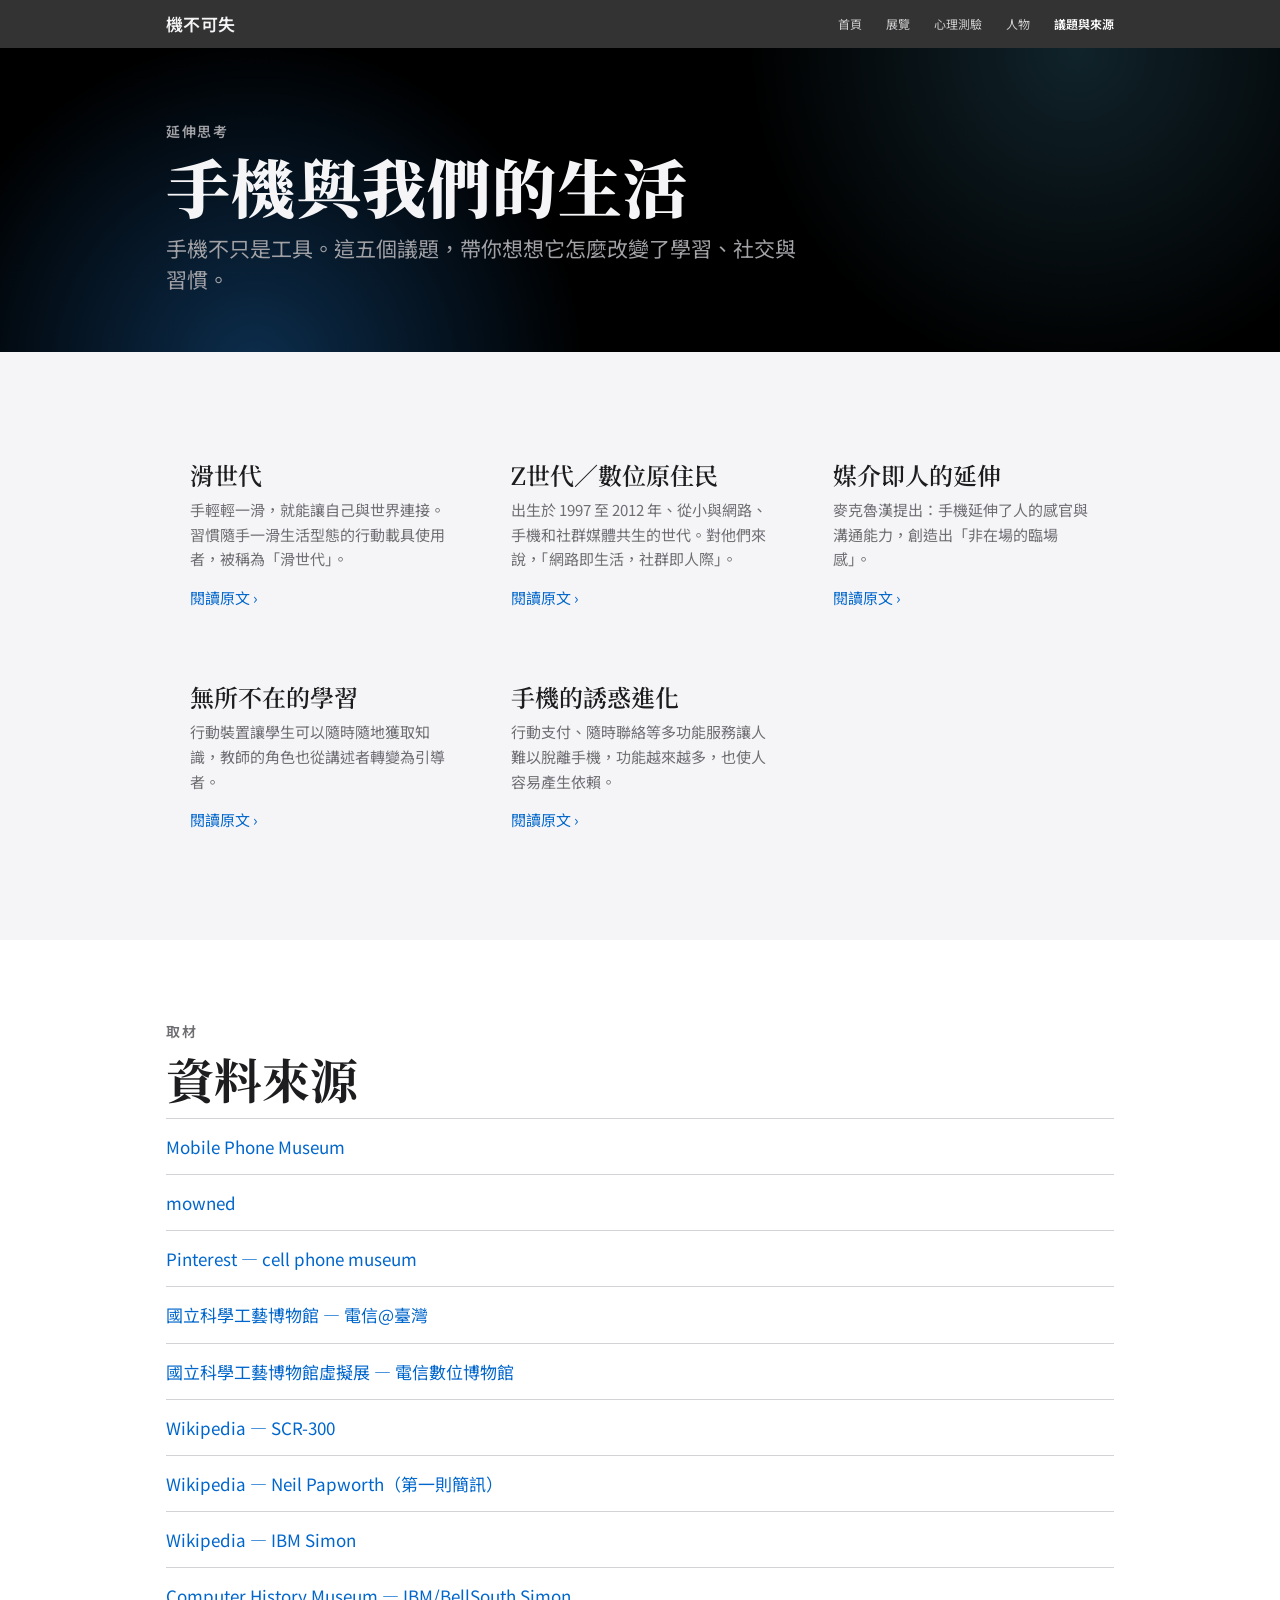
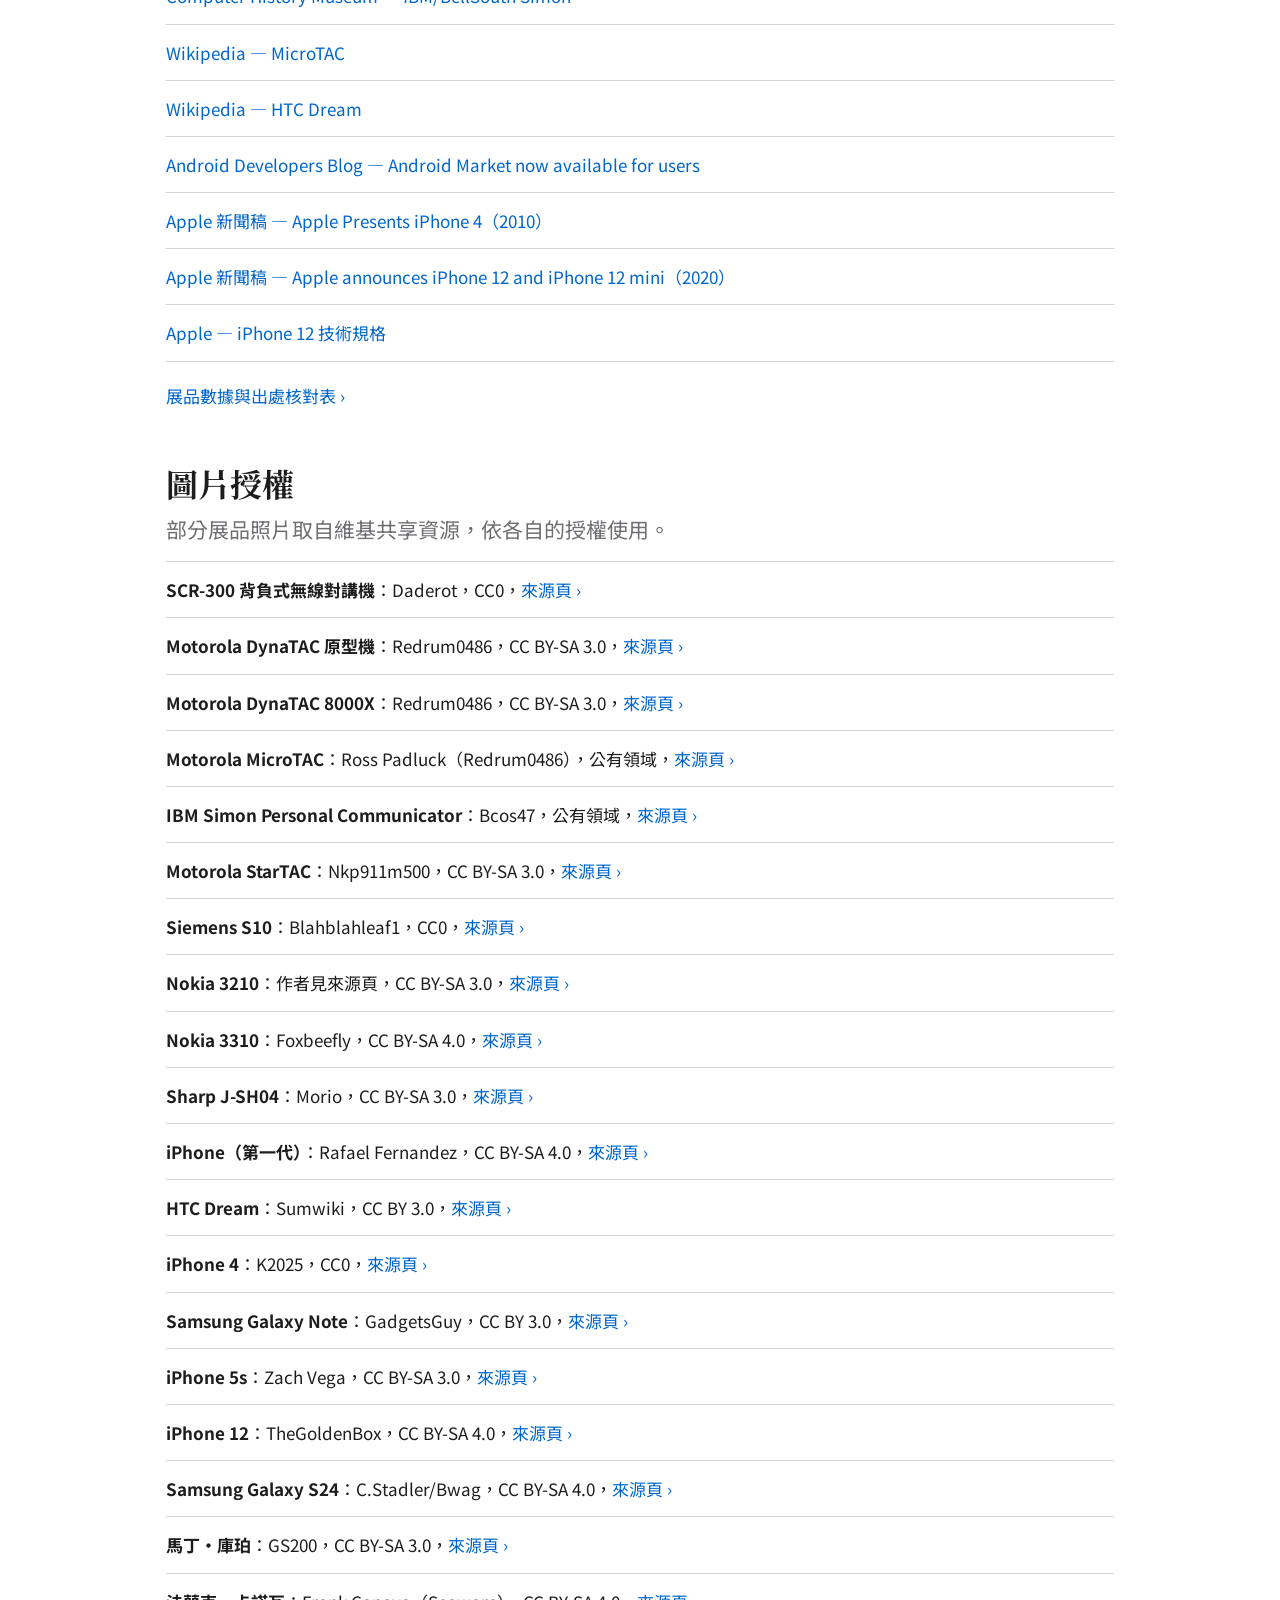
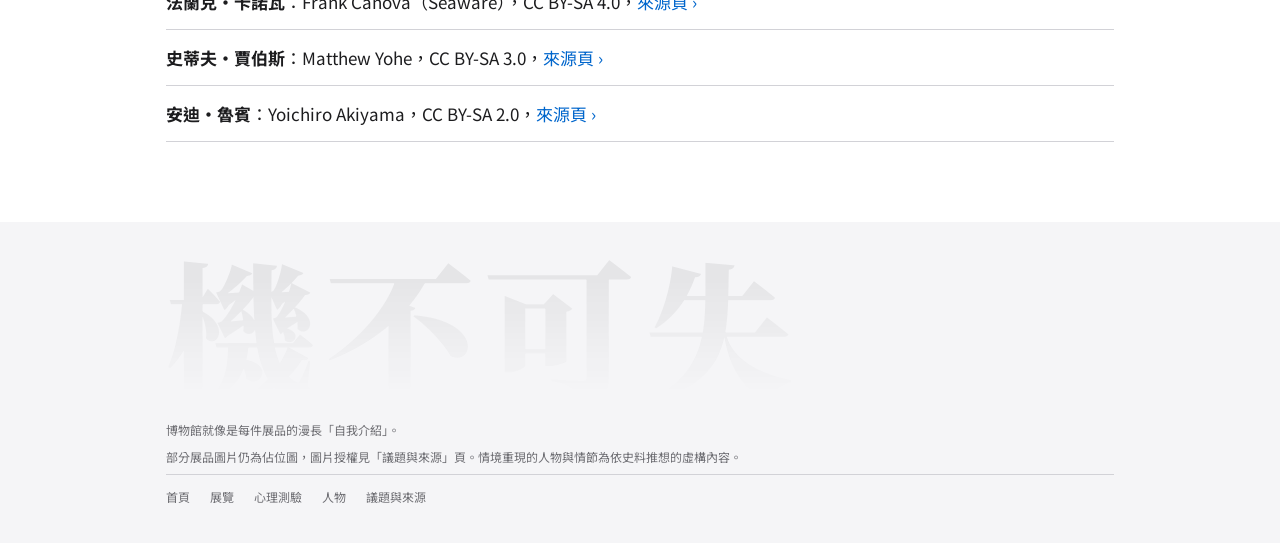
<file: issues.html>
<!doctype html>
<html lang="zh-Hant">
<head>
<meta charset="utf-8">
<meta name="viewport" content="width=device-width,initial-scale=1,viewport-fit=cover">
<title>議題與來源｜機不可失</title>
<meta name="description" content="手機如何改變生活，以及本館的資料來源。">
<link rel="icon" href="data:image/svg+xml,%3Csvg xmlns='http://www.w3.org/2000/svg' viewBox='0 0 64 64'%3E%3Crect width='64' height='64' rx='14' fill='%23000'/%3E%3Crect x='21' y='10' width='22' height='44' rx='5' fill='none' stroke='%23fff' stroke-width='3'/%3E%3Ccircle cx='32' cy='47' r='2.5' fill='%232997ff'/%3E%3C/svg%3E">
<meta property="og:type" content="website">
<meta property="og:site_name" content="機不可失">
<meta property="og:title" content="議題與來源｜機不可失">
<meta property="og:description" content="手機如何改變生活，以及本館的資料來源。">
<meta property="og:locale" content="zh_TW">
<meta property="og:image" content="https://darkking566.github.io/the-agony-and-pain-of-my-assignment-for-museum-thing/images/og-cover.jpg">
<meta property="og:image:width" content="1200">
<meta property="og:image:height" content="630">
<meta name="twitter:card" content="summary_large_image">
<meta name="theme-color" content="#000000">
<link rel="preconnect" href="https://fonts.googleapis.com">
<link rel="preconnect" href="https://fonts.gstatic.com" crossorigin>
<link href="https://fonts.googleapis.com/css2?family=Noto+Sans+TC:wght@400;500;700;900&family=Noto+Serif+TC:wght@600;700;900&display=swap" rel="stylesheet" media="print" onload="this.media='all'">
<noscript><link href="https://fonts.googleapis.com/css2?family=Noto+Sans+TC:wght@400;500;700;900&family=Noto+Serif+TC:wght@600;700;900&display=swap" rel="stylesheet"></noscript>
<link rel="stylesheet" href="css/3d.css">
<link rel="stylesheet" href="css/style.css">
<link rel="stylesheet" href="css/transitions.css">
<script src="js/transitions.js"></script>

<style>:root{padding-top:env(safe-area-inset-top,0px);padding-bottom:env(safe-area-inset-bottom,0px)}[hidden]{display:none!important}</style>
</head>
<body data-page="issues">
<div id="site-nav"></div>

<section class="band page-head dark"><div class="wrap">
  <p class="eyebrow">延伸思考</p>
  <h1>手機與我們的生活</h1>
  <p class="sub">手機不只是工具。這五個議題，帶你想想它怎麼改變了學習、社交與習慣。</p>
</div></section>
<section class="band alt"><div class="wrap"><div class="issue-grid" id="issue-grid"></div></div></section>
<section class="band"><div class="wrap">
  <p class="eyebrow">取材</p>
  <h2 class="h-section">資料來源</h2>
  <ul class="source-list" id="source-list"></ul>
  <p style="margin-top:20px"><a class="link-more" href="facts.html">展品數據與出處核對表</a></p>
  <h2 class="h-section" style="margin-top:56px;font-size:clamp(24px,4vw,32px)">圖片授權</h2>
  <p class="sub" style="margin-bottom:16px">部分展品照片取自維基共享資源，依各自的授權使用。</p>
  <ul class="source-list" id="credit-list"></ul>
</div></section>
<div id="site-footer"></div>
<script src="js/data.js"></script>
<script src="js/common.js"></script>
<script src="js/content.js"></script>
</body>
</html>
</file>
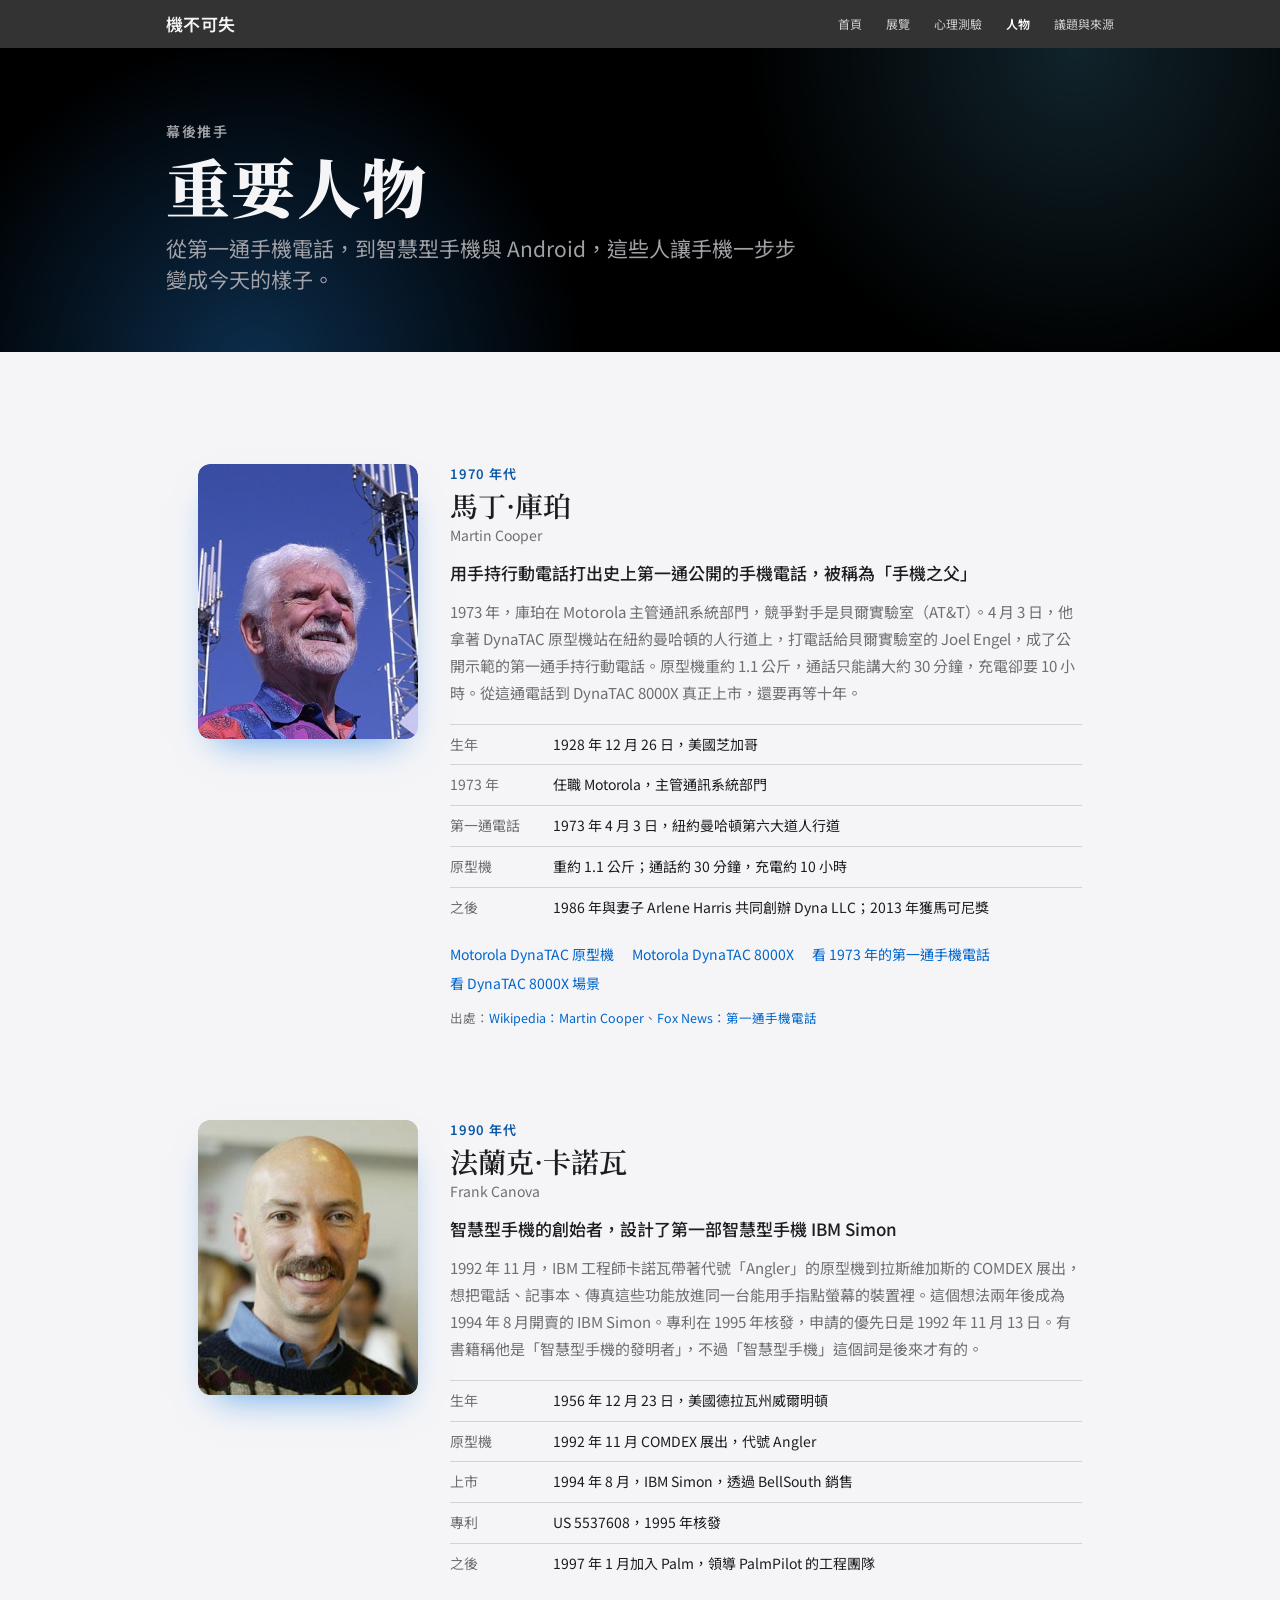
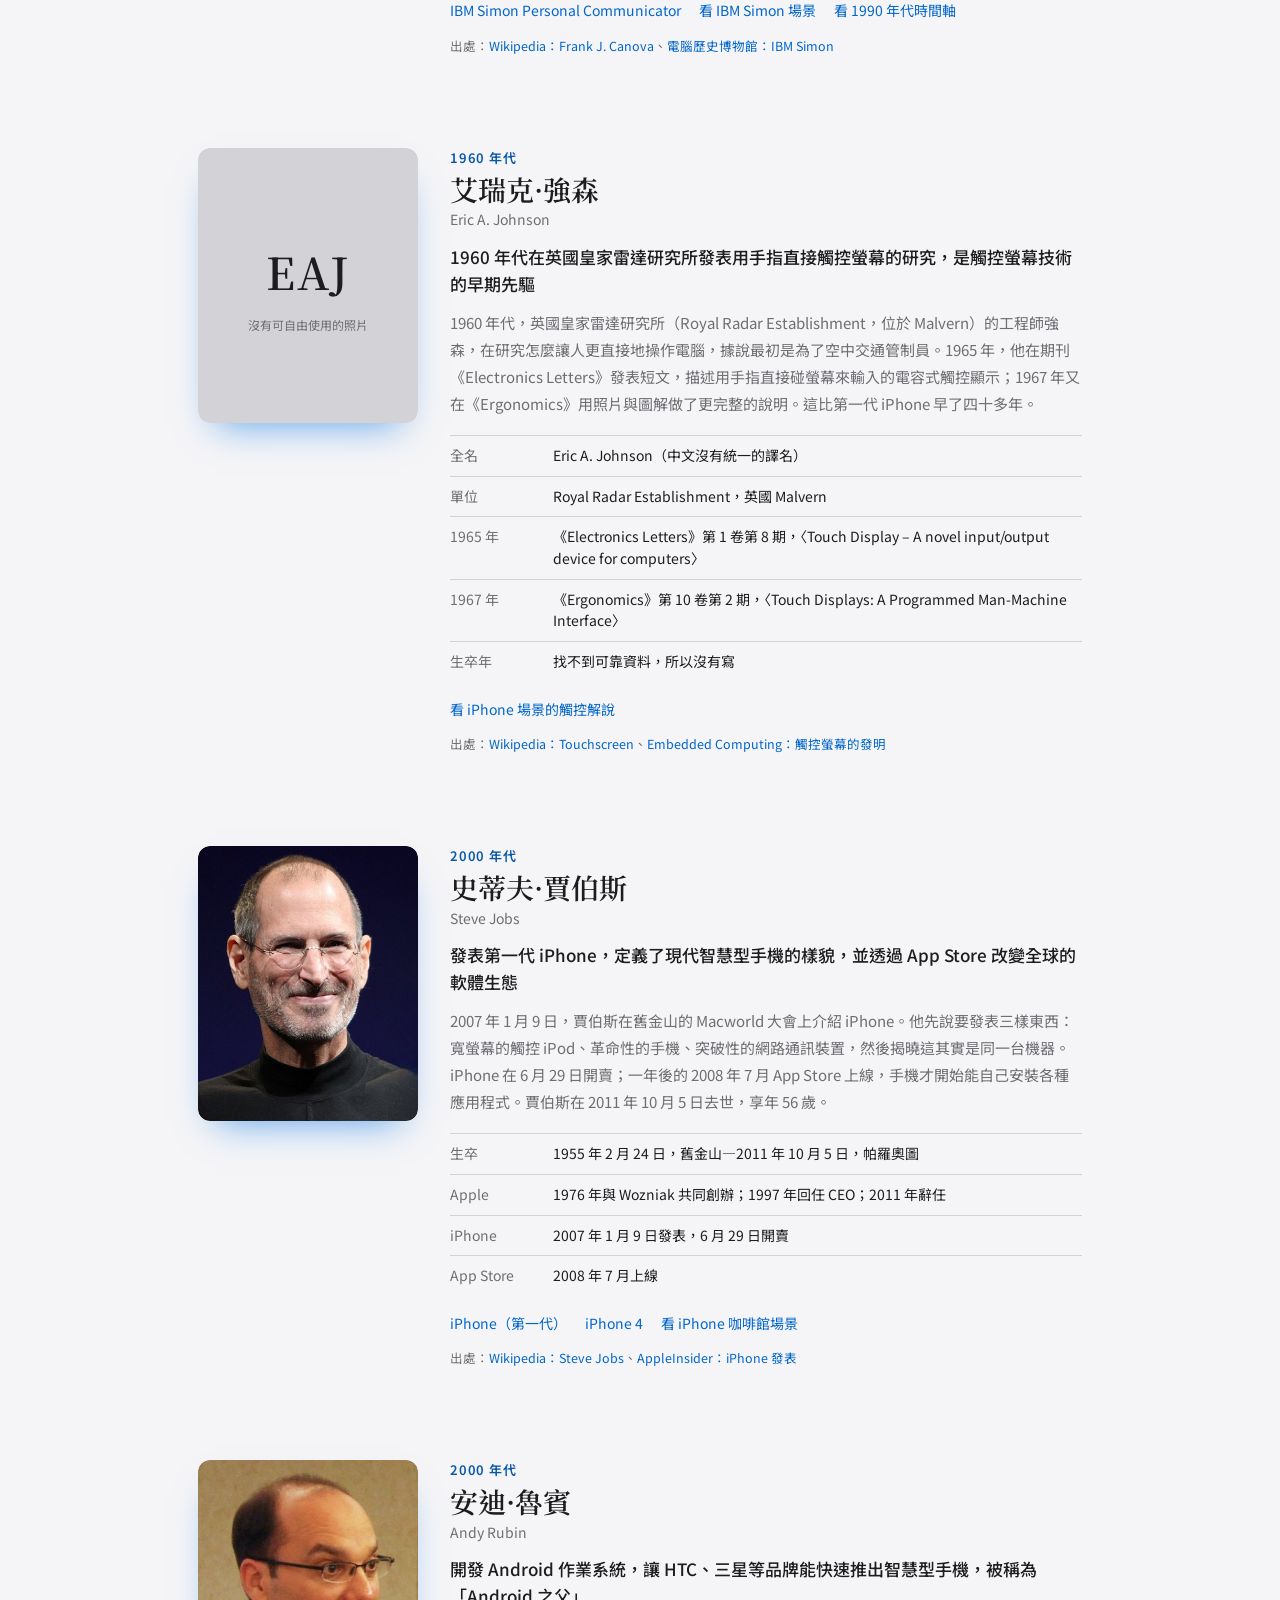
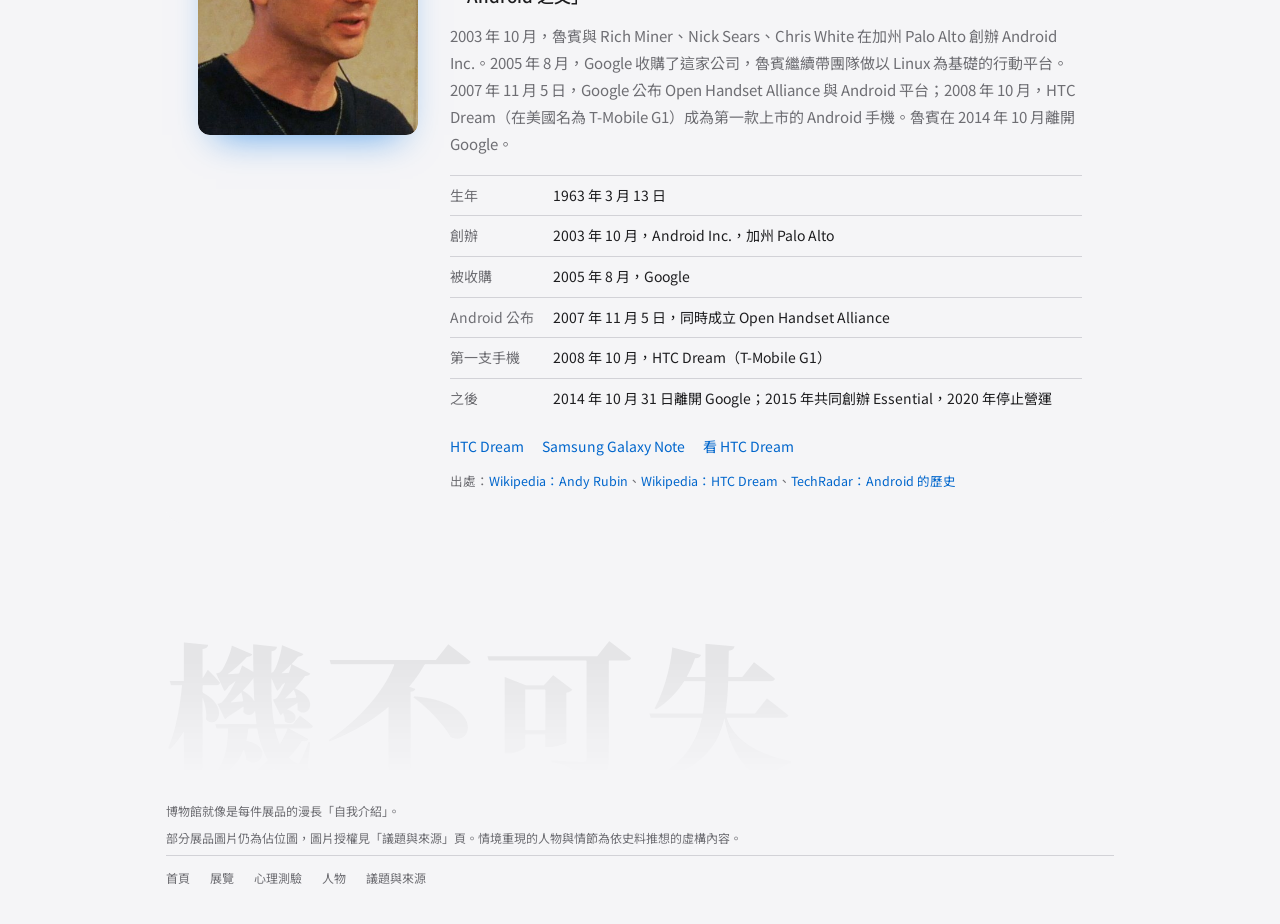
<file: people.html>
<!doctype html>
<html lang="zh-Hant">
<head>
<meta charset="utf-8">
<meta name="viewport" content="width=device-width,initial-scale=1,viewport-fit=cover">
<title>人物｜機不可失</title>
<meta name="description" content="改變行動電話歷史的五位關鍵人物。">
<link rel="icon" href="data:image/svg+xml,%3Csvg xmlns='http://www.w3.org/2000/svg' viewBox='0 0 64 64'%3E%3Crect width='64' height='64' rx='14' fill='%23000'/%3E%3Crect x='21' y='10' width='22' height='44' rx='5' fill='none' stroke='%23fff' stroke-width='3'/%3E%3Ccircle cx='32' cy='47' r='2.5' fill='%232997ff'/%3E%3C/svg%3E">
<meta property="og:type" content="website">
<meta property="og:site_name" content="機不可失">
<meta property="og:title" content="人物｜機不可失">
<meta property="og:description" content="改變行動電話歷史的五位關鍵人物。">
<meta property="og:locale" content="zh_TW">
<meta property="og:image" content="https://darkking566.github.io/the-agony-and-pain-of-my-assignment-for-museum-thing/images/og-cover.jpg">
<meta property="og:image:width" content="1200">
<meta property="og:image:height" content="630">
<meta name="twitter:card" content="summary_large_image">
<meta name="theme-color" content="#000000">
<link rel="preconnect" href="https://fonts.googleapis.com">
<link rel="preconnect" href="https://fonts.gstatic.com" crossorigin>
<link href="https://fonts.googleapis.com/css2?family=Noto+Sans+TC:wght@400;500;700;900&family=Noto+Serif+TC:wght@600;700;900&display=swap" rel="stylesheet" media="print" onload="this.media='all'">
<noscript><link href="https://fonts.googleapis.com/css2?family=Noto+Sans+TC:wght@400;500;700;900&family=Noto+Serif+TC:wght@600;700;900&display=swap" rel="stylesheet"></noscript>
<link rel="stylesheet" href="css/3d.css">
<link rel="stylesheet" href="css/style.css">
<link rel="stylesheet" href="css/transitions.css">
<script src="js/transitions.js"></script>

<style>:root{padding-top:env(safe-area-inset-top,0px);padding-bottom:env(safe-area-inset-bottom,0px)}[hidden]{display:none!important}</style>
</head>
<body data-page="people">
<div id="site-nav"></div>

<section class="band page-head dark"><div class="wrap">
  <p class="eyebrow">幕後推手</p>
  <h1>重要人物</h1>
  <p class="sub">從第一通手機電話，到智慧型手機與 Android，這些人讓手機一步步變成今天的樣子。</p>
</div></section>
<section class="band alt"><div class="wrap"><div class="people-grid" id="people-grid"></div></div></section>
<div id="site-footer"></div>
<script src="js/data.js"></script>
<script src="js/common.js"></script>
<script src="js/content.js"></script>
</body>
</html>
</file>
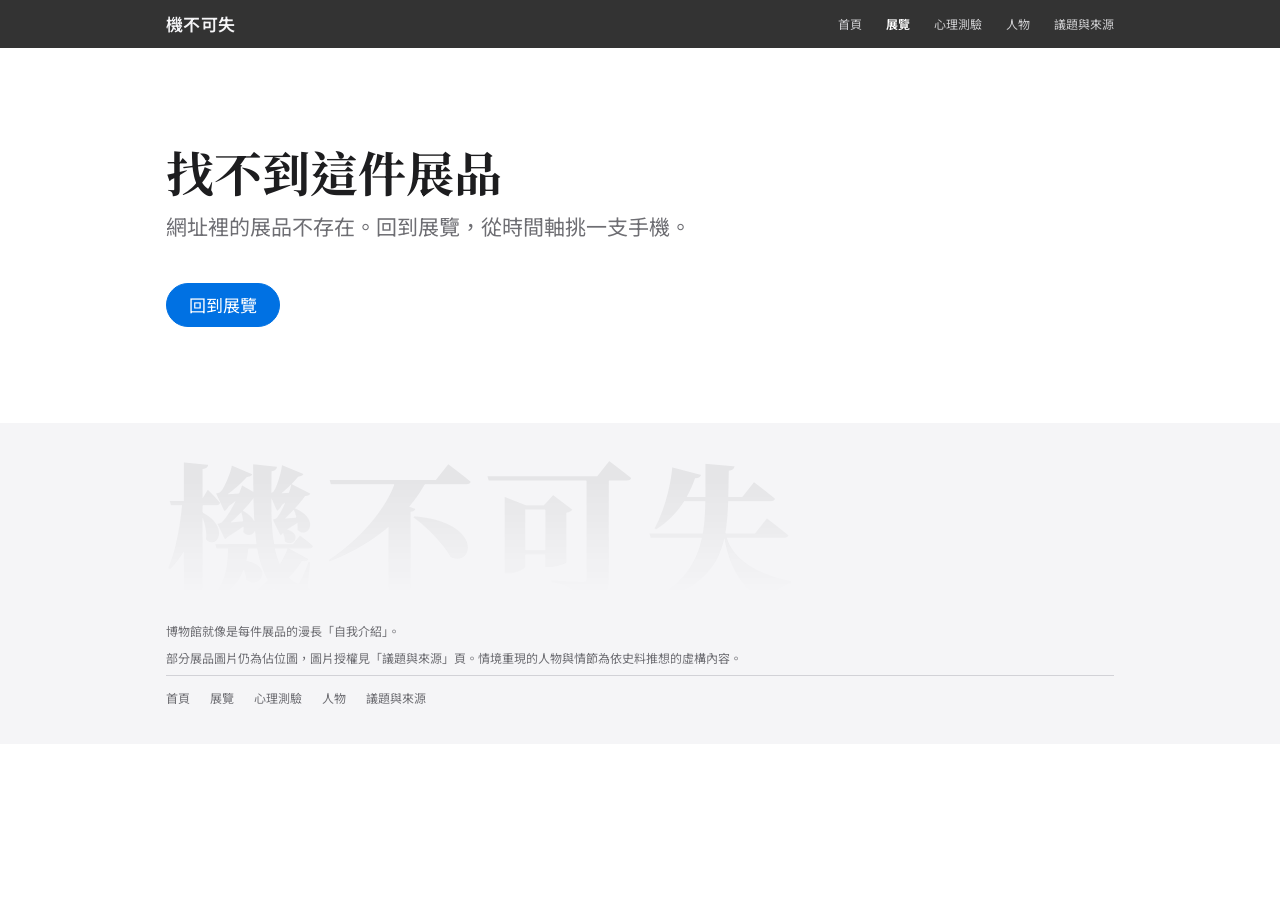
<file: phone.html>
<!doctype html>
<html lang="zh-Hant">
<head>
<meta charset="utf-8">
<meta name="viewport" content="width=device-width,initial-scale=1,viewport-fit=cover">
<title>展品介紹｜機不可失</title>
<meta name="description" content="單一展品的詳細介紹。">
<link rel="icon" href="data:image/svg+xml,%3Csvg xmlns='http://www.w3.org/2000/svg' viewBox='0 0 64 64'%3E%3Crect width='64' height='64' rx='14' fill='%23000'/%3E%3Crect x='21' y='10' width='22' height='44' rx='5' fill='none' stroke='%23fff' stroke-width='3'/%3E%3Ccircle cx='32' cy='47' r='2.5' fill='%232997ff'/%3E%3C/svg%3E">
<meta property="og:type" content="website">
<meta property="og:site_name" content="機不可失">
<meta property="og:title" content="展品介紹｜機不可失">
<meta property="og:description" content="單一展品的詳細介紹。">
<meta property="og:locale" content="zh_TW">
<meta property="og:image" content="https://darkking566.github.io/the-agony-and-pain-of-my-assignment-for-museum-thing/images/og-cover.jpg">
<meta property="og:image:width" content="1200">
<meta property="og:image:height" content="630">
<meta name="twitter:card" content="summary_large_image">
<meta name="theme-color" content="#000000">
<link rel="preconnect" href="https://fonts.googleapis.com">
<link rel="preconnect" href="https://fonts.gstatic.com" crossorigin>
<link href="https://fonts.googleapis.com/css2?family=Noto+Sans+TC:wght@400;500;700;900&family=Noto+Serif+TC:wght@600;700;900&display=swap" rel="stylesheet" media="print" onload="this.media='all'">
<noscript><link href="https://fonts.googleapis.com/css2?family=Noto+Sans+TC:wght@400;500;700;900&family=Noto+Serif+TC:wght@600;700;900&display=swap" rel="stylesheet"></noscript>
<link rel="stylesheet" href="css/3d.css">
<link rel="stylesheet" href="css/style.css">
<link rel="stylesheet" href="css/transitions.css">
<script src="js/transitions.js"></script>

<style>:root{padding-top:env(safe-area-inset-top,0px);padding-bottom:env(safe-area-inset-bottom,0px)}[hidden]{display:none!important}</style>
</head>
<body data-page="exhibit">
<div id="site-nav"></div>
<main id="phone-root"></main>
<div id="site-footer"></div>
<script src="js/data.js"></script>
<script src="js/common.js"></script>
<script src="js/phone.js"></script>
</body>
</html>
</file>
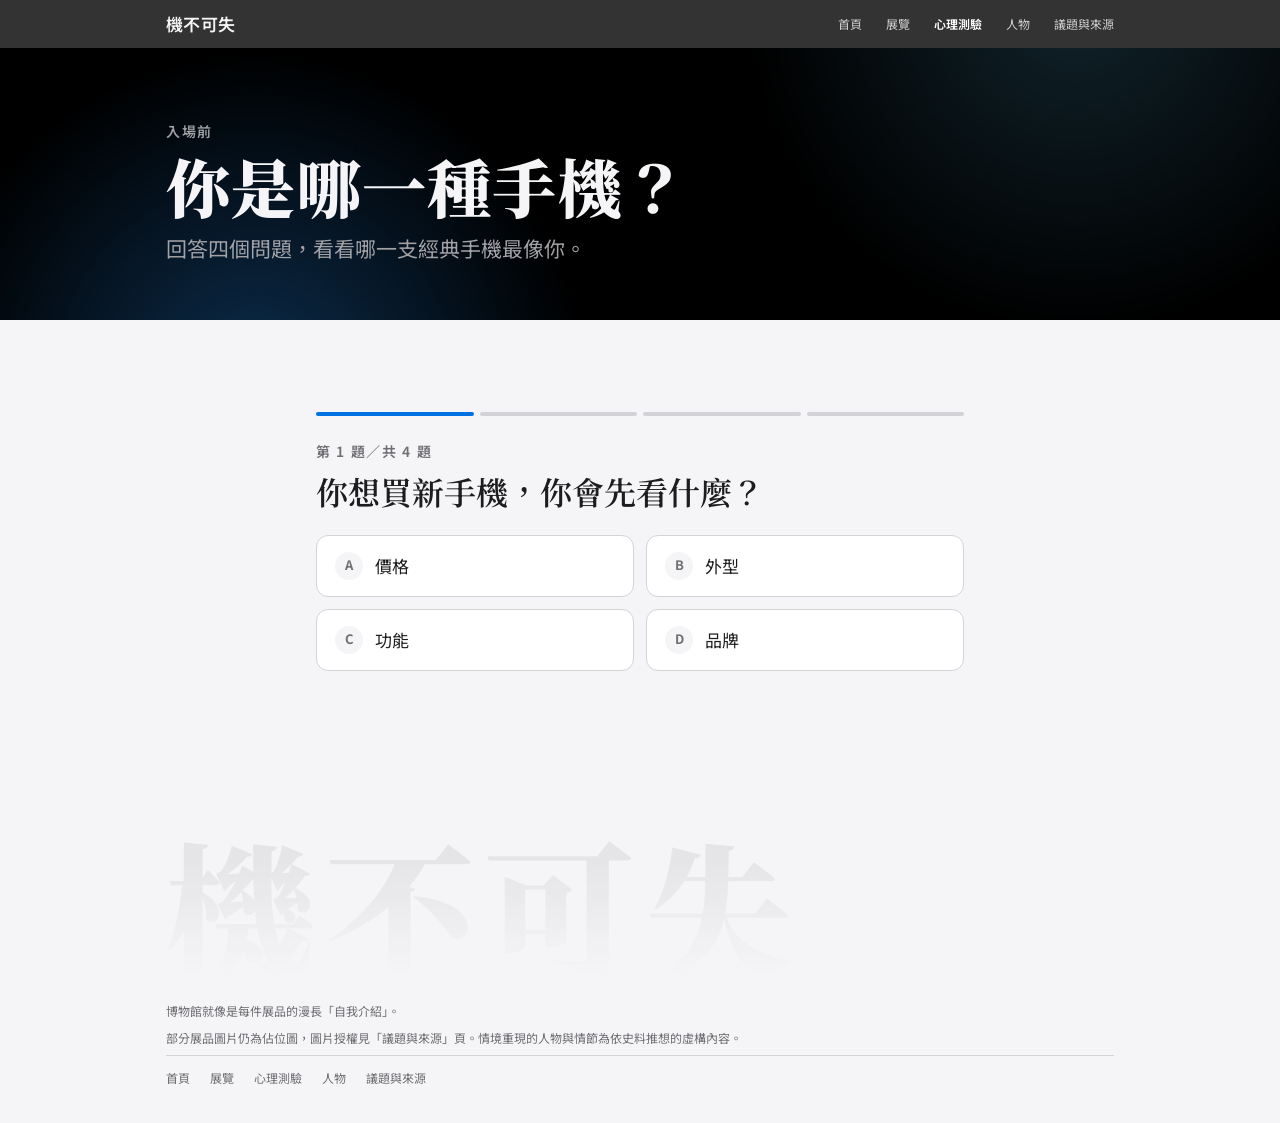
<file: quiz.html>
<!doctype html>
<html lang="zh-Hant">
<head>
<meta charset="utf-8">
<meta name="viewport" content="width=device-width,initial-scale=1,viewport-fit=cover">
<title>心理測驗｜機不可失</title>
<meta name="description" content="四個問題，找出最像你的那一支手機。">
<link rel="icon" href="data:image/svg+xml,%3Csvg xmlns='http://www.w3.org/2000/svg' viewBox='0 0 64 64'%3E%3Crect width='64' height='64' rx='14' fill='%23000'/%3E%3Crect x='21' y='10' width='22' height='44' rx='5' fill='none' stroke='%23fff' stroke-width='3'/%3E%3Ccircle cx='32' cy='47' r='2.5' fill='%232997ff'/%3E%3C/svg%3E">
<meta property="og:type" content="website">
<meta property="og:site_name" content="機不可失">
<meta property="og:title" content="心理測驗｜機不可失">
<meta property="og:description" content="四個問題，找出最像你的那一支手機。">
<meta property="og:locale" content="zh_TW">
<meta property="og:image" content="https://darkking566.github.io/the-agony-and-pain-of-my-assignment-for-museum-thing/images/og-cover.jpg">
<meta property="og:image:width" content="1200">
<meta property="og:image:height" content="630">
<meta name="twitter:card" content="summary_large_image">
<meta name="theme-color" content="#000000">
<link rel="preconnect" href="https://fonts.googleapis.com">
<link rel="preconnect" href="https://fonts.gstatic.com" crossorigin>
<link href="https://fonts.googleapis.com/css2?family=Noto+Sans+TC:wght@400;500;700;900&family=Noto+Serif+TC:wght@600;700;900&display=swap" rel="stylesheet" media="print" onload="this.media='all'">
<noscript><link href="https://fonts.googleapis.com/css2?family=Noto+Sans+TC:wght@400;500;700;900&family=Noto+Serif+TC:wght@600;700;900&display=swap" rel="stylesheet"></noscript>
<link rel="stylesheet" href="css/3d.css">
<link rel="stylesheet" href="css/style.css">
<link rel="stylesheet" href="css/transitions.css">
<script src="js/transitions.js"></script>

<style>:root{padding-top:env(safe-area-inset-top,0px);padding-bottom:env(safe-area-inset-bottom,0px)}[hidden]{display:none!important}</style>
</head>
<body data-page="quiz">
<div id="site-nav"></div>

<section class="band page-head dark"><div class="wrap">
  <p class="eyebrow">入場前</p>
  <h1>你是哪一種手機？</h1>
  <p class="sub">回答四個問題，看看哪一支經典手機最像你。</p>
</div></section>
<section class="band alt"><div class="wrap" style="padding-block:56px 96px">
  <div class="quiz-card" id="quiz-card" aria-live="polite"></div>
</div></section>
<div id="site-footer"></div>
<script src="js/data.js"></script>
<script src="js/common.js"></script>
<script src="js/quiz.js"></script>
</body>
</html>
</file>
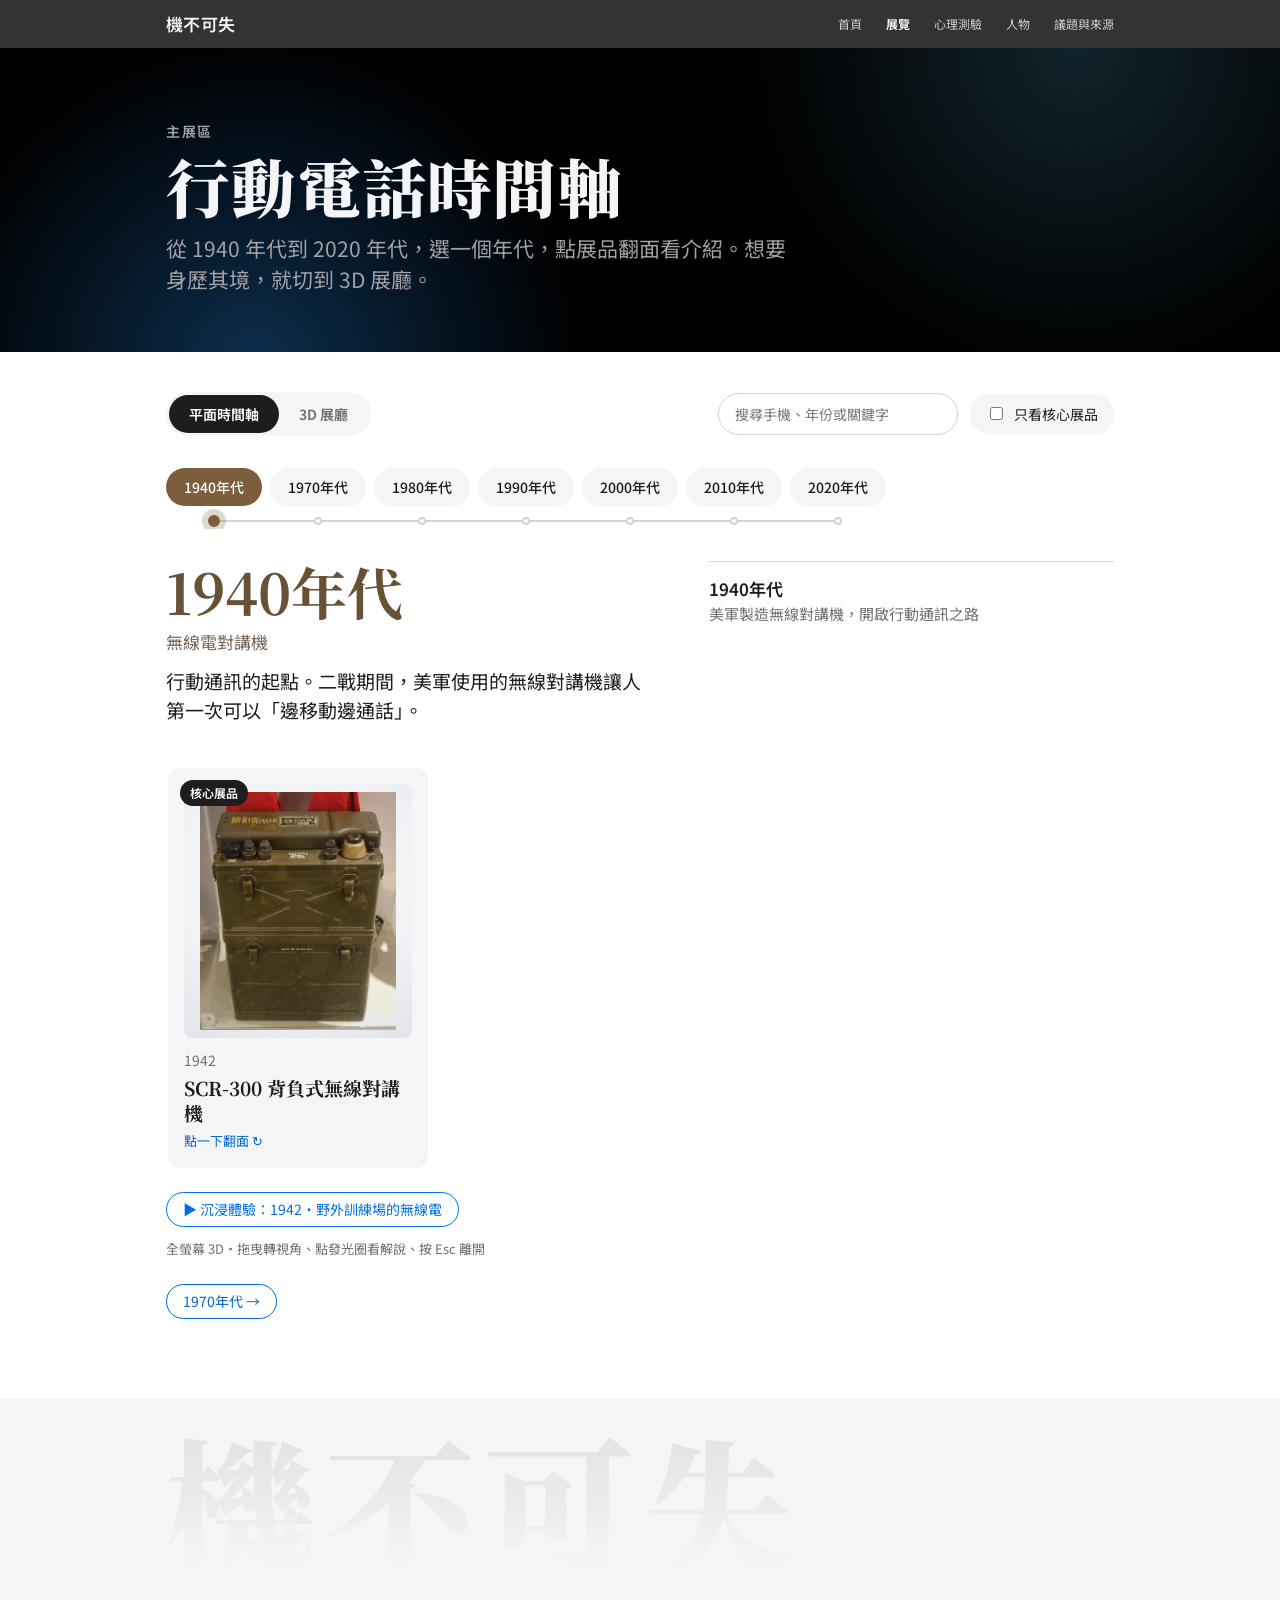
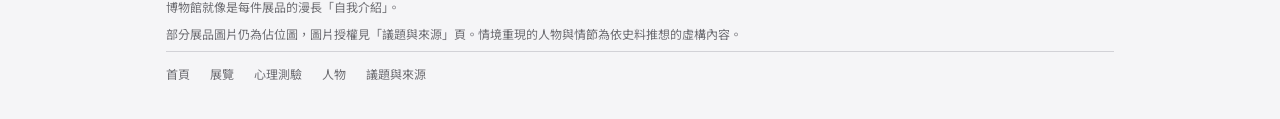
<file: docs/exhibit.html>
<!doctype html>
<html lang="zh-Hant">
<head>
<meta charset="utf-8">
<meta name="viewport" content="width=device-width,initial-scale=1,viewport-fit=cover">
<title>展覽｜機不可失</title>
<meta name="description" content="行動電話時間軸：平面年代導覽與 3D 展廳。">
<link rel="icon" href="data:image/svg+xml,%3Csvg xmlns='http://www.w3.org/2000/svg' viewBox='0 0 64 64'%3E%3Crect width='64' height='64' rx='14' fill='%23000'/%3E%3Crect x='21' y='10' width='22' height='44' rx='5' fill='none' stroke='%23fff' stroke-width='3'/%3E%3Ccircle cx='32' cy='47' r='2.5' fill='%232997ff'/%3E%3C/svg%3E">
<meta property="og:type" content="website">
<meta property="og:site_name" content="機不可失">
<meta property="og:title" content="展覽｜機不可失">
<meta property="og:description" content="行動電話時間軸：平面年代導覽與 3D 展廳。">
<meta property="og:locale" content="zh_TW">
<meta name="theme-color" content="#000000">
<link rel="preconnect" href="https://fonts.googleapis.com">
<link rel="preconnect" href="https://fonts.gstatic.com" crossorigin>
<link href="https://fonts.googleapis.com/css2?family=Noto+Sans+TC:wght@400;500;700;900&family=Noto+Serif+TC:wght@600;700;900&display=swap" rel="stylesheet" media="print" onload="this.media='all'">
<noscript><link href="https://fonts.googleapis.com/css2?family=Noto+Sans+TC:wght@400;500;700;900&family=Noto+Serif+TC:wght@600;700;900&display=swap" rel="stylesheet"></noscript>
<link rel="stylesheet" href="css/3d.css">
<link rel="stylesheet" href="css/style.css">
<link rel="stylesheet" href="css/transitions.css">
<script src="js/transitions.js"></script>
<script type="importmap">{"imports":{"three":"https://cdn.jsdelivr.net/npm/three@0.160.0/build/three.module.js","three/addons/":"https://cdn.jsdelivr.net/npm/three@0.160.0/examples/jsm/"}}</script>
<style>:root{padding-top:env(safe-area-inset-top,0px);padding-bottom:env(safe-area-inset-bottom,0px)}[hidden]{display:none!important}</style>
</head>
<body data-page="exhibit">
<div id="site-nav"></div>

<section class="band page-head dark"><div class="wrap">
  <p class="eyebrow">主展區</p>
  <h1>行動電話時間軸</h1>
  <p class="sub">從 1940 年代到 2020 年代，選一個年代，點展品翻面看介紹。想要身歷其境，就切到 3D 展廳。</p>
</div></section>
<section class="band" id="exhibit-top"><div class="wrap" style="padding-block:40px 80px">
  <div class="exhibit-bar">
    <div class="mode-switch" role="tablist" aria-label="參觀模式">
      <button role="tab" id="tab-2d" aria-selected="true" aria-controls="panel-2d">平面時間軸</button>
      <button role="tab" id="tab-3d" aria-selected="false" aria-controls="panel-3d">3D 展廳</button>
    </div>
    <div class="filters">
      <input type="search" id="search" placeholder="搜尋手機、年份或關鍵字" aria-label="搜尋展品" autocomplete="off">
      <label class="chip-toggle" for="core-only"><input type="checkbox" id="core-only"> 只看核心展品</label>
    </div>
  </div>
  <div id="panel-2d" role="tabpanel" aria-labelledby="tab-2d">
    <div class="era-rail" id="era-rail" role="tablist" aria-label="年代"></div>
    <div class="era-panel" id="era-panel"></div>
    <div id="search-results" hidden></div>
  </div>
  <div id="panel-3d" role="tabpanel" aria-labelledby="tab-3d" hidden>
    <div class="hall" id="hall">
      <div class="hall-canvas" id="hall-canvas"></div>
      <div class="hall-loading" id="hall-loading"><div class="hall-skel"><span class="hs-phone"></span><span class="hs-bar"><i></i></span><p>展廳載入中…</p></div></div>
      <div class="hall-count" id="hall-count" aria-live="polite"></div>
      <div class="hall-hint">拖曳旋轉 · 雙指縮放 · 點按鍵、螢幕和圓點試試看 · 點發光展台進入沉浸體驗</div>
      <button class="hall-nav prev" id="hall-prev" aria-label="上一件展品">‹</button>
      <button class="hall-nav next" id="hall-next" aria-label="下一件展品">›</button>
      <div class="hall-info" id="hall-info"></div>
    </div>
    <div class="hall-strip" id="hall-strip" role="group" aria-label="用年份跳到展品"></div>
  </div>
</div></section>
<div id="site-footer"></div>
<script src="js/data.js"></script>
<script src="js/common.js"></script>
<script src="js/passport.js"></script>
<script src="js/exhibit.js"></script>
</body>
</html>
</file>
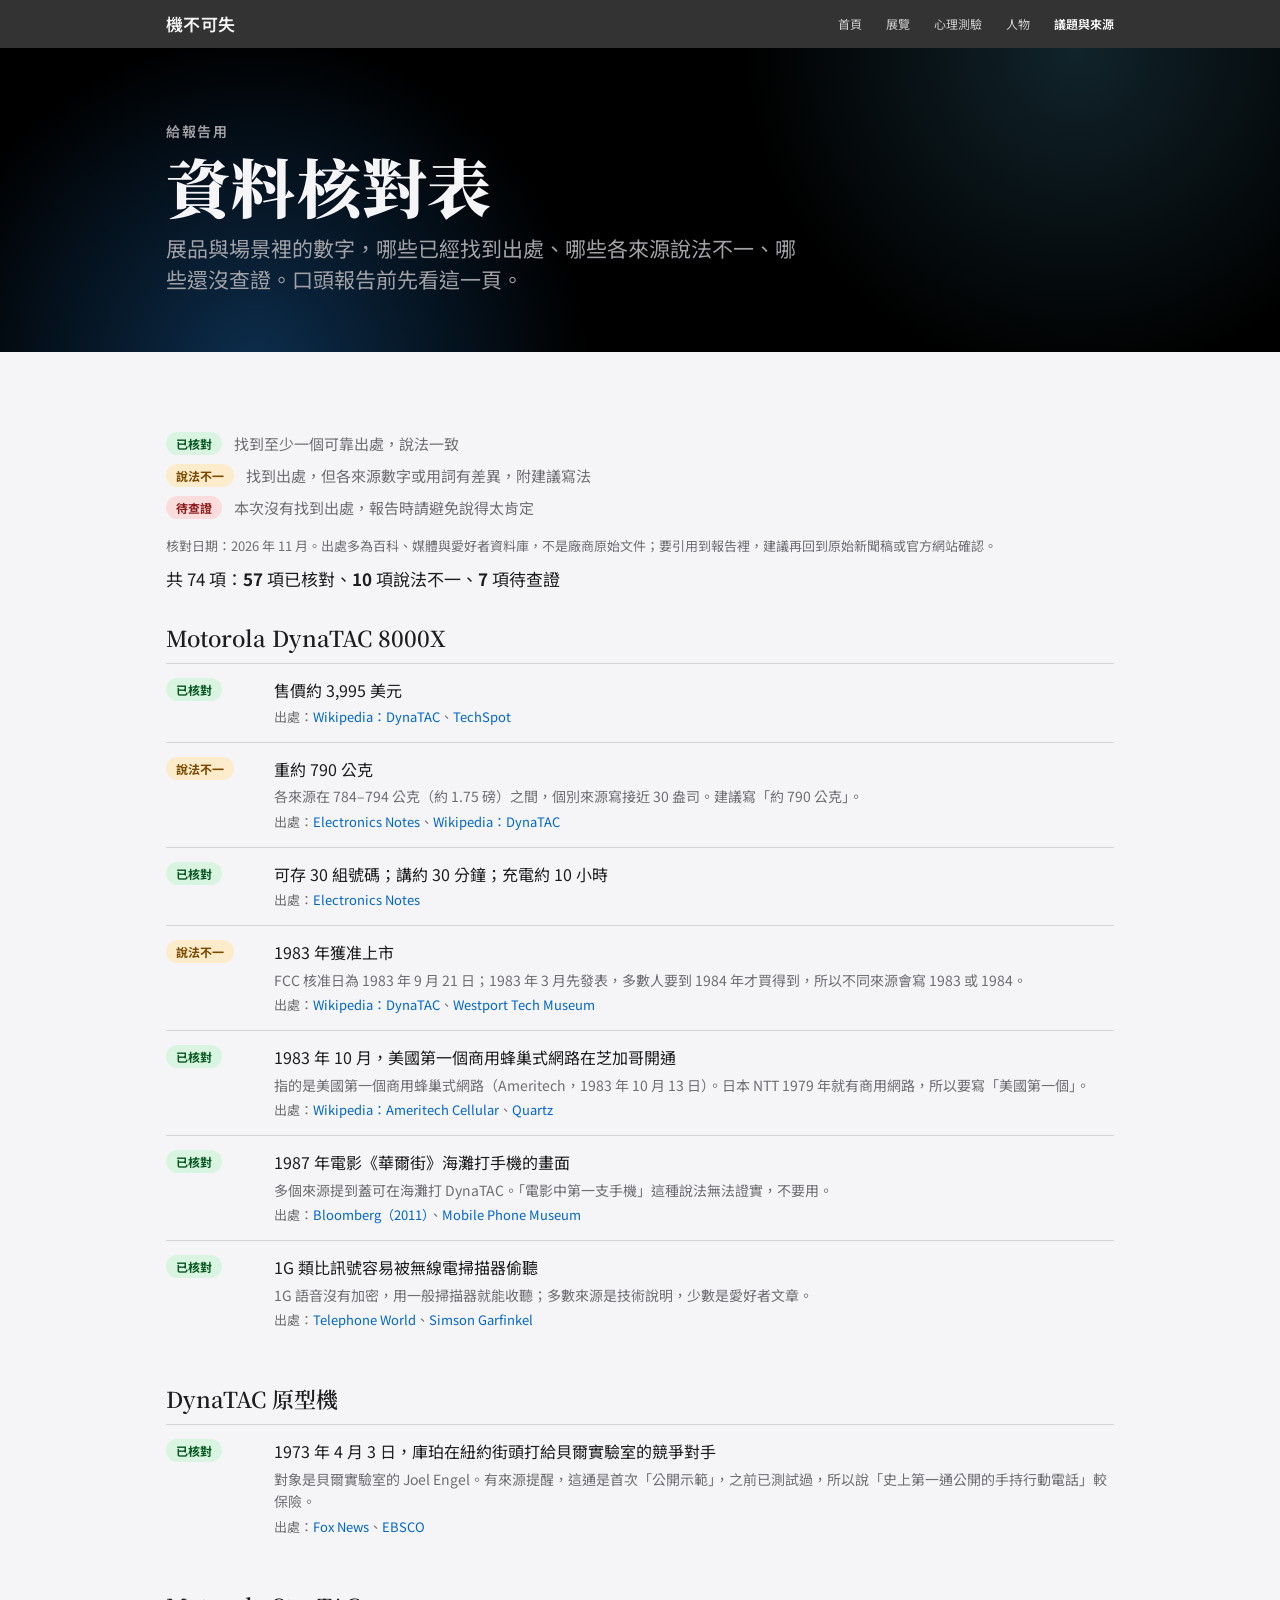
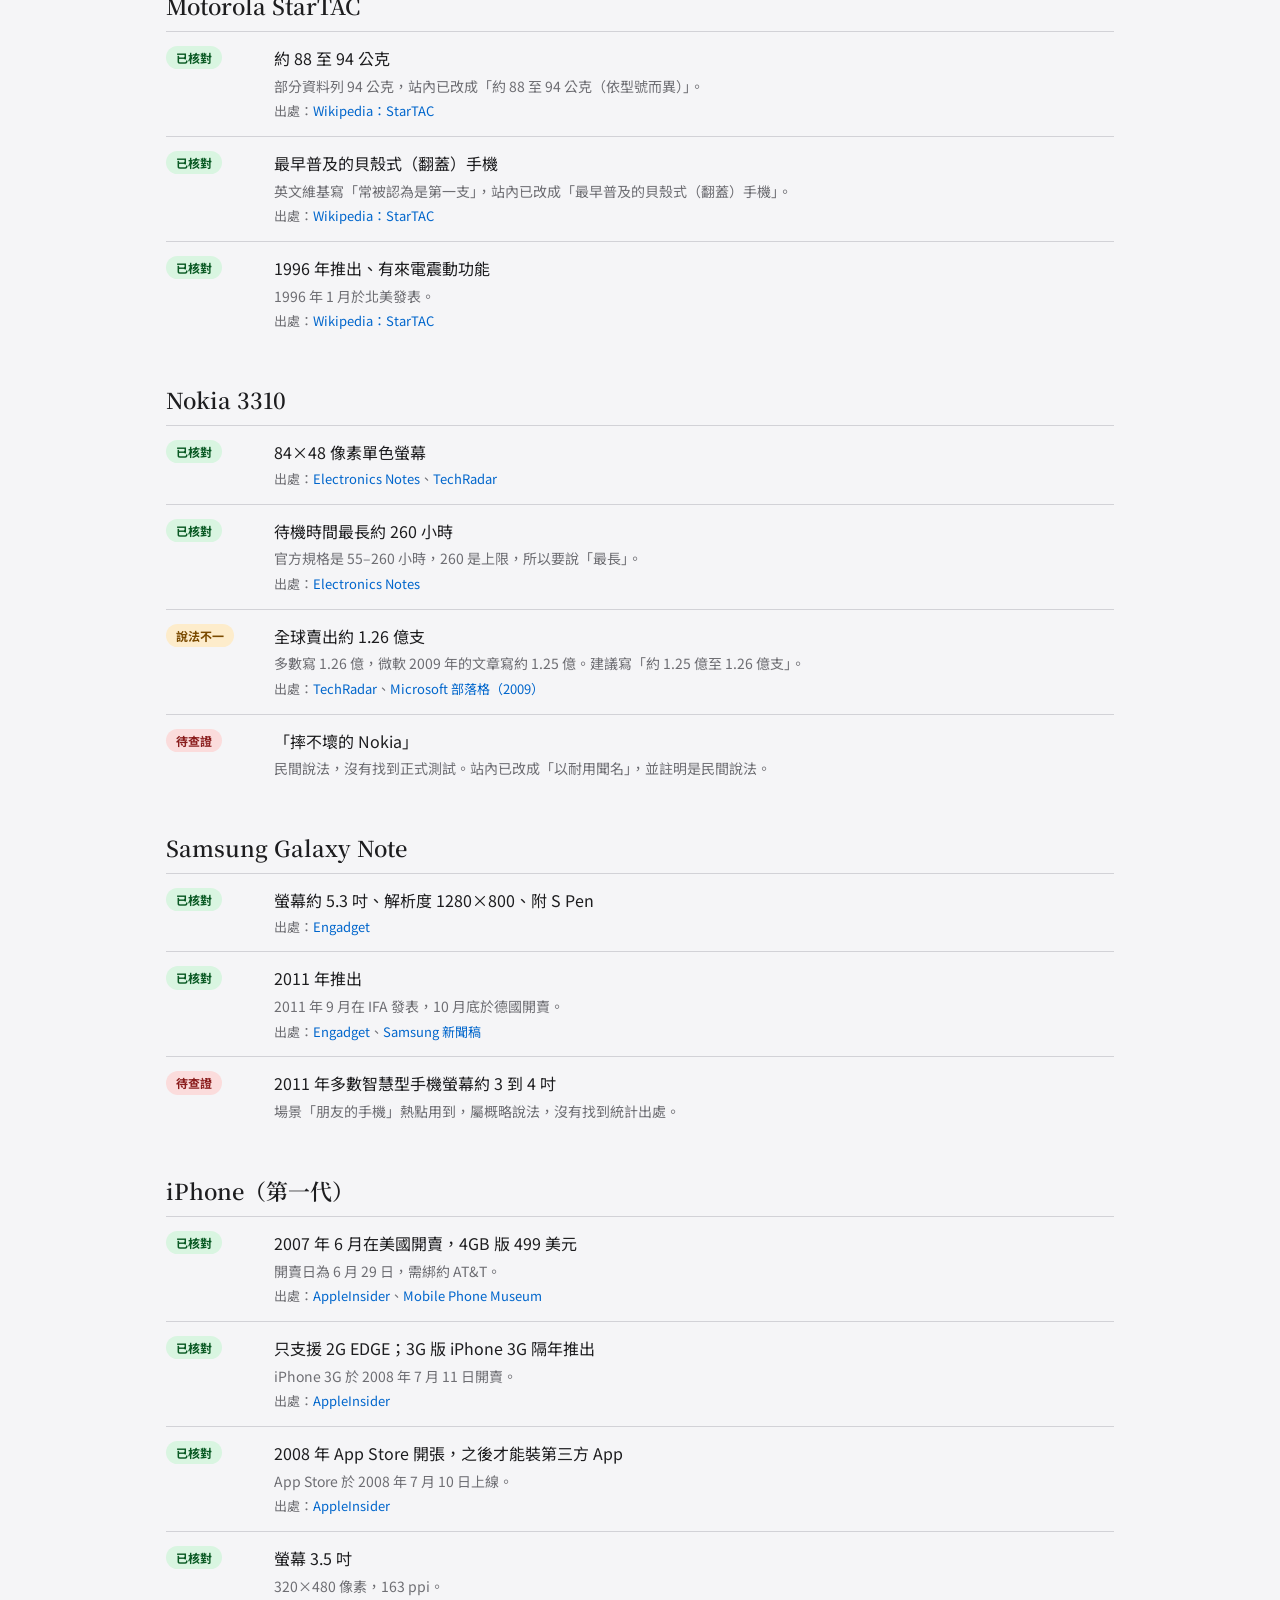
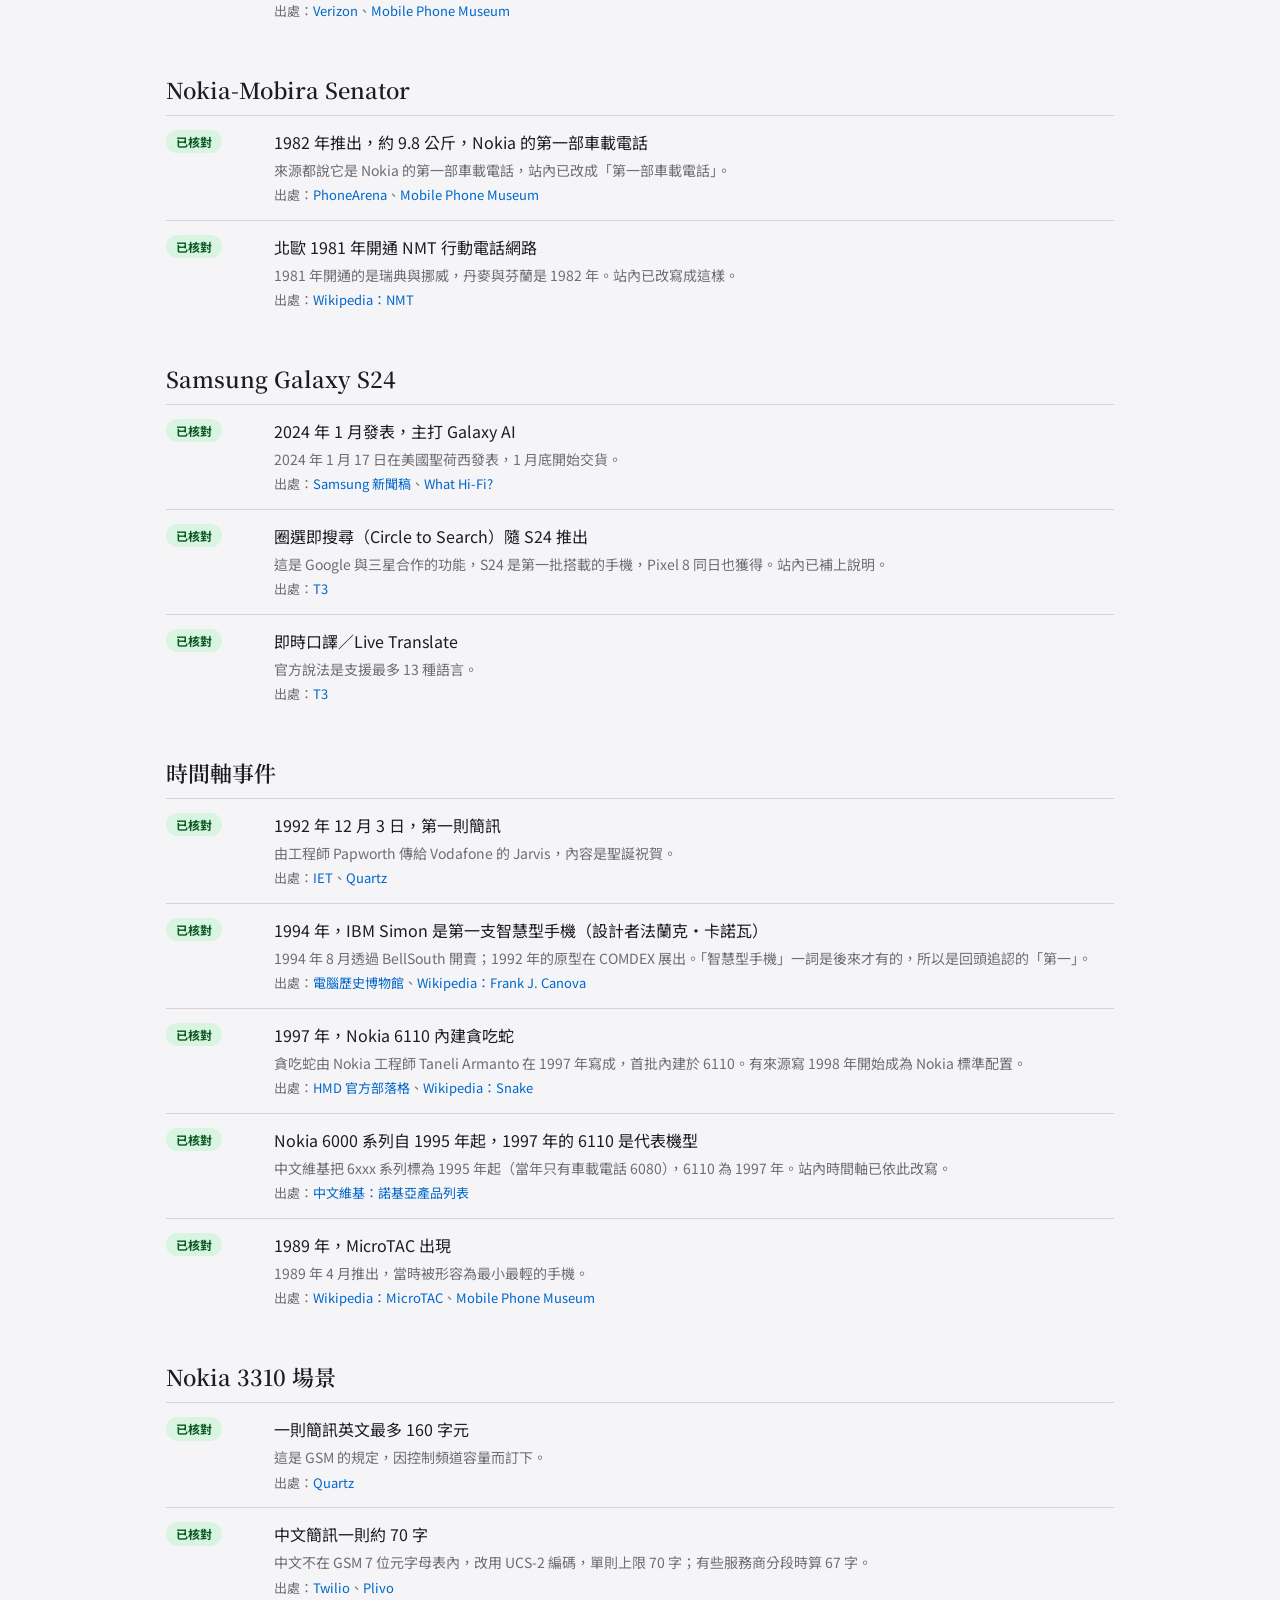
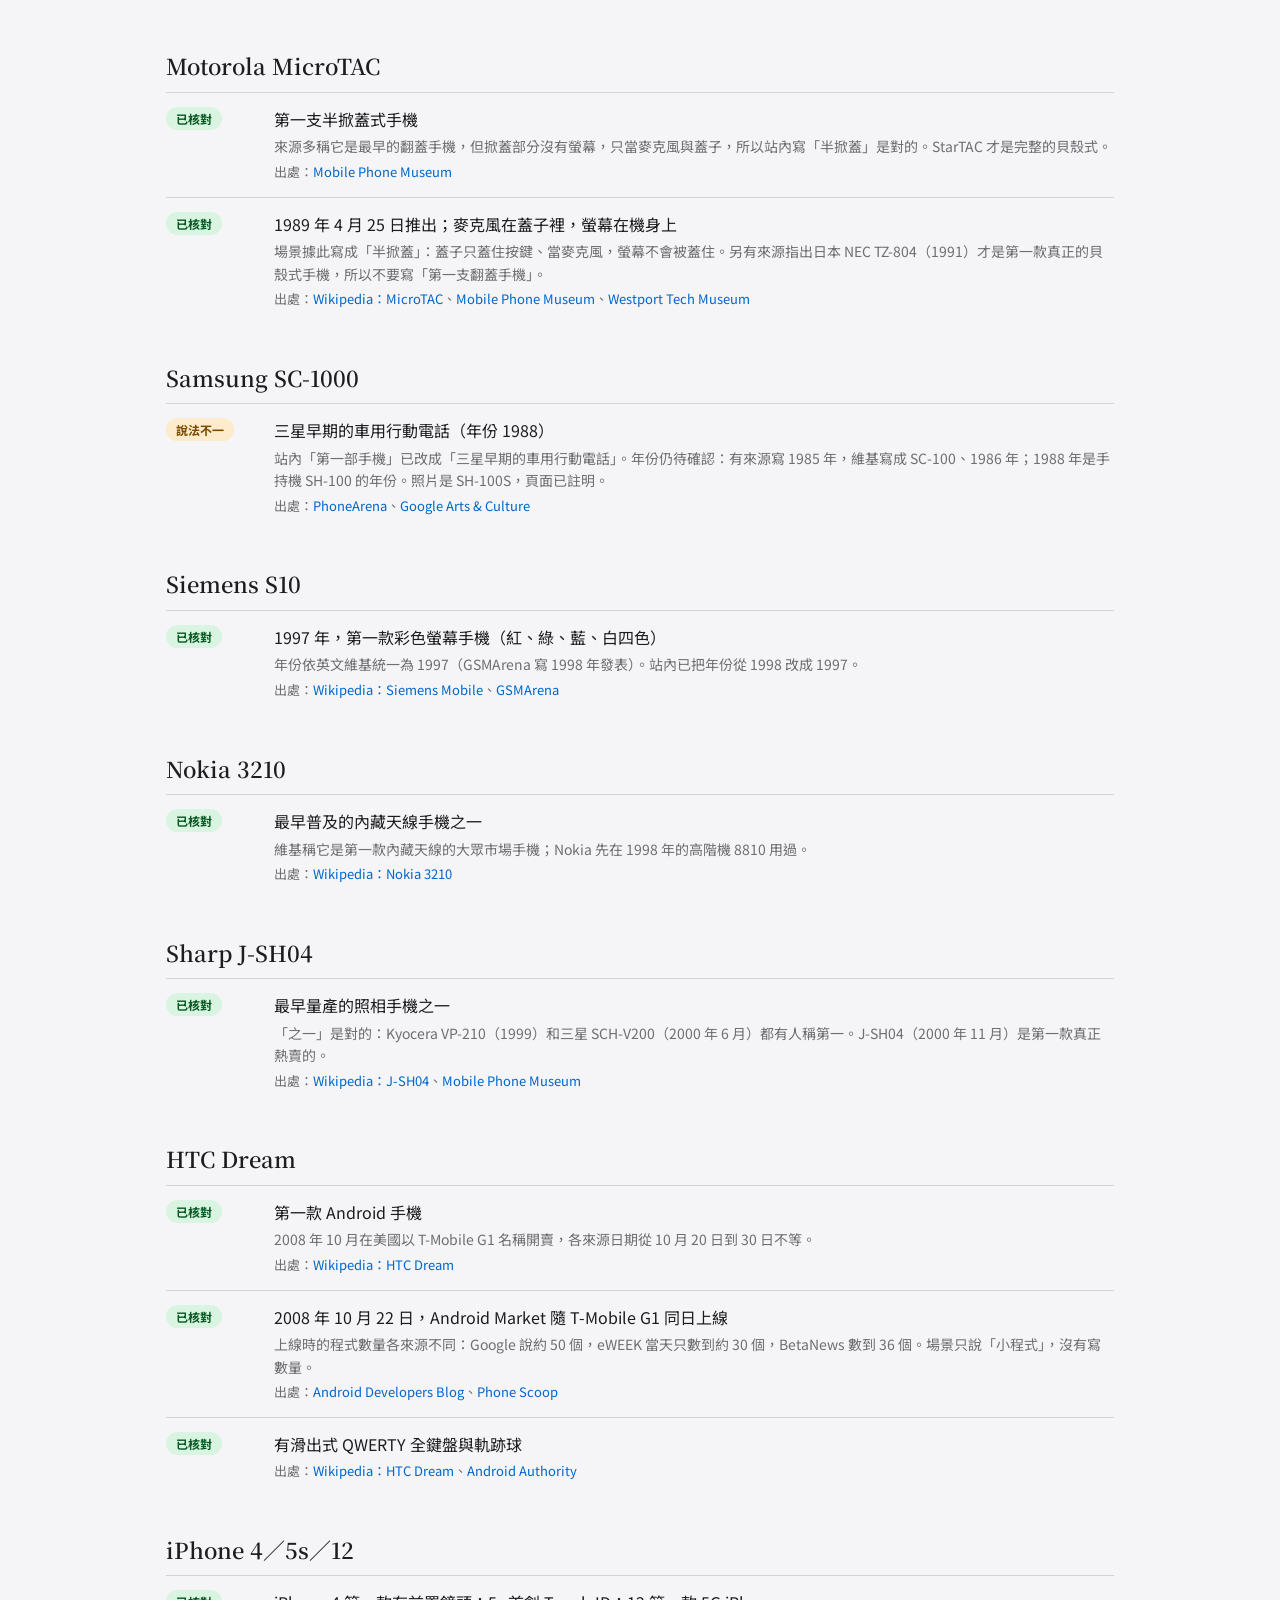
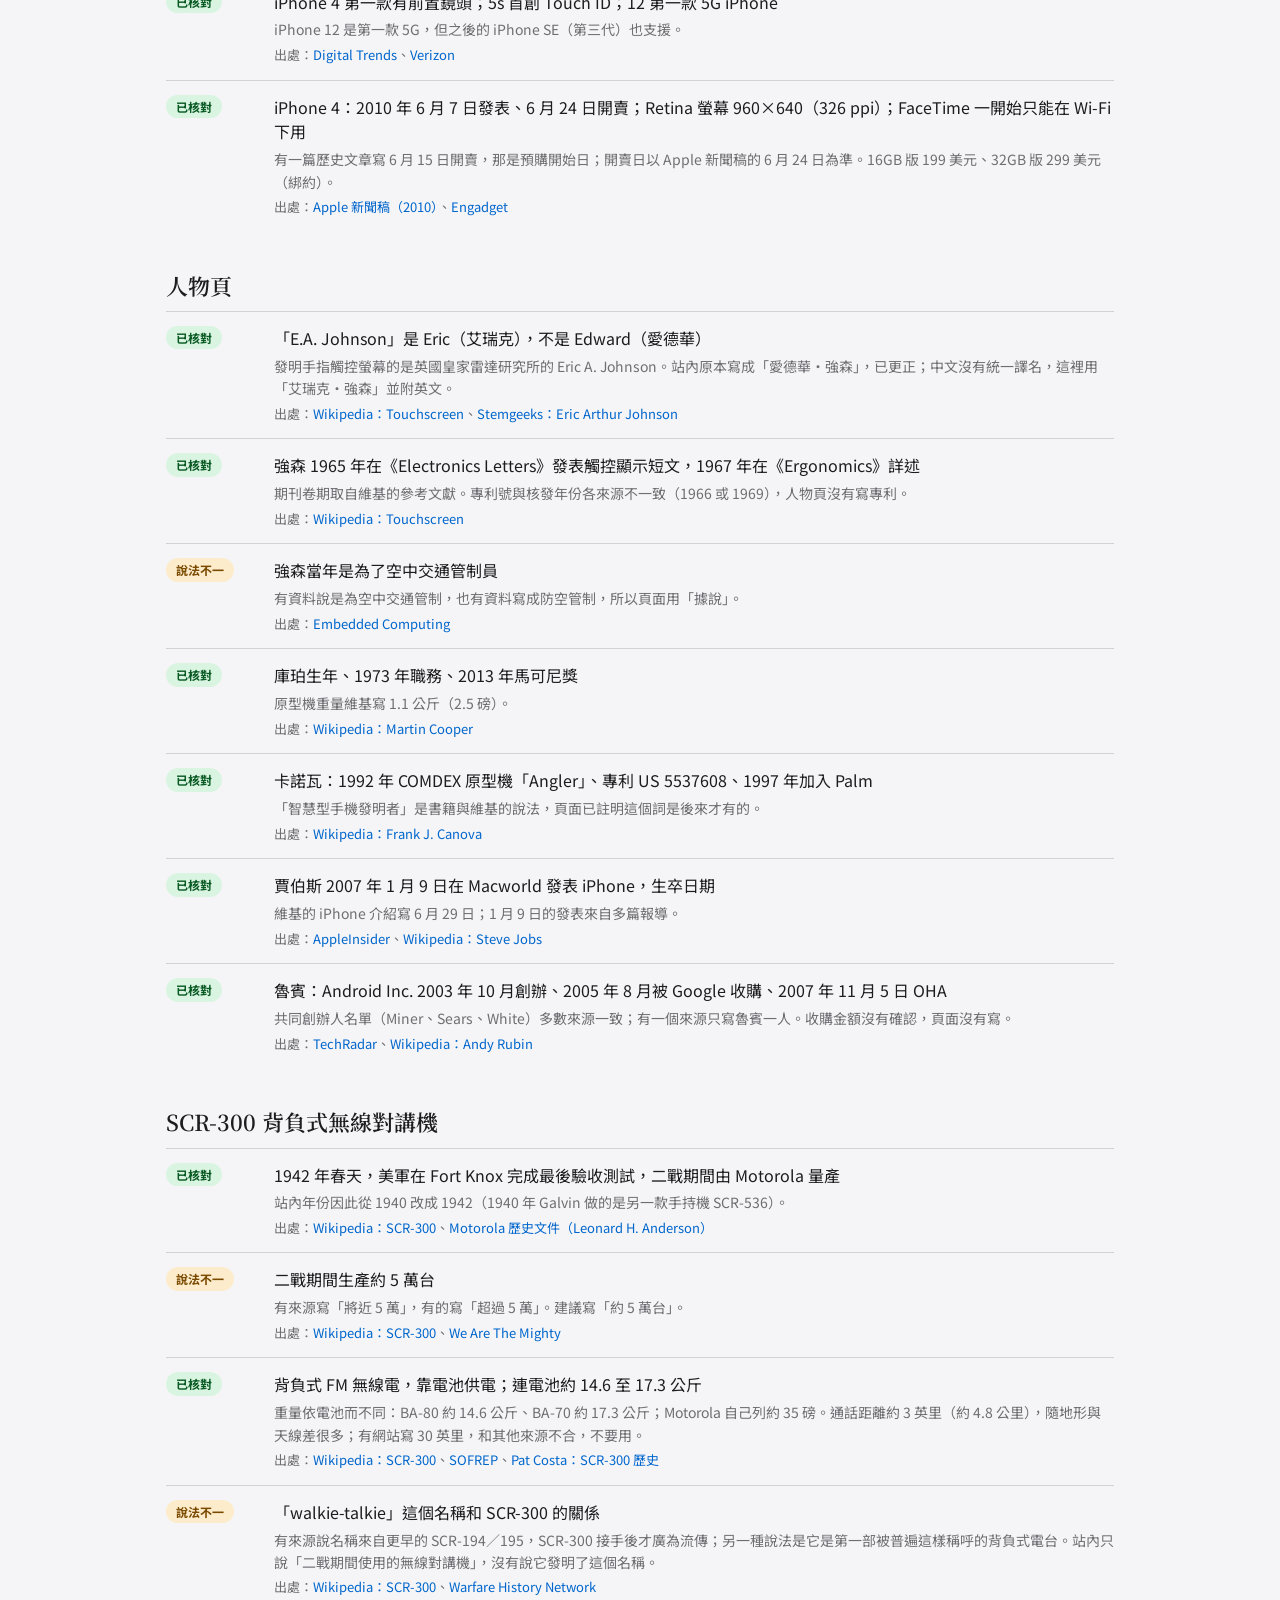
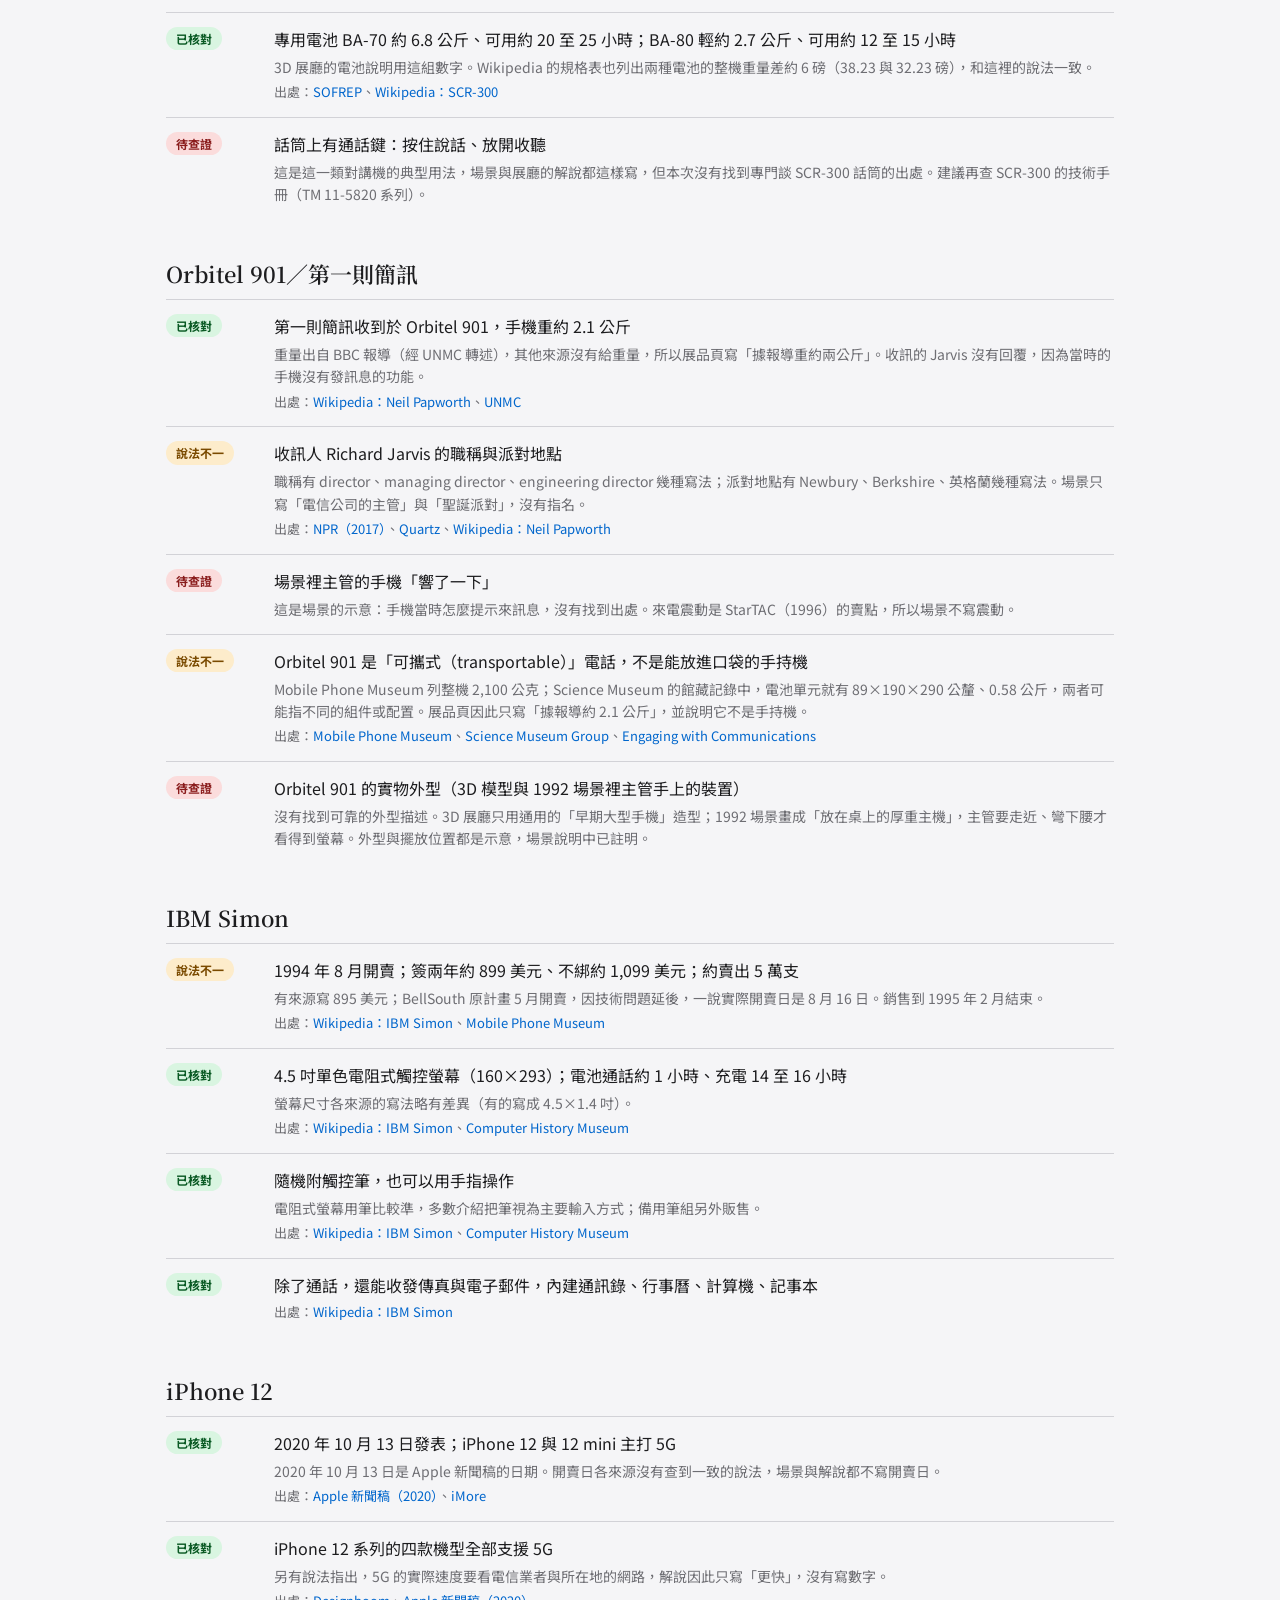
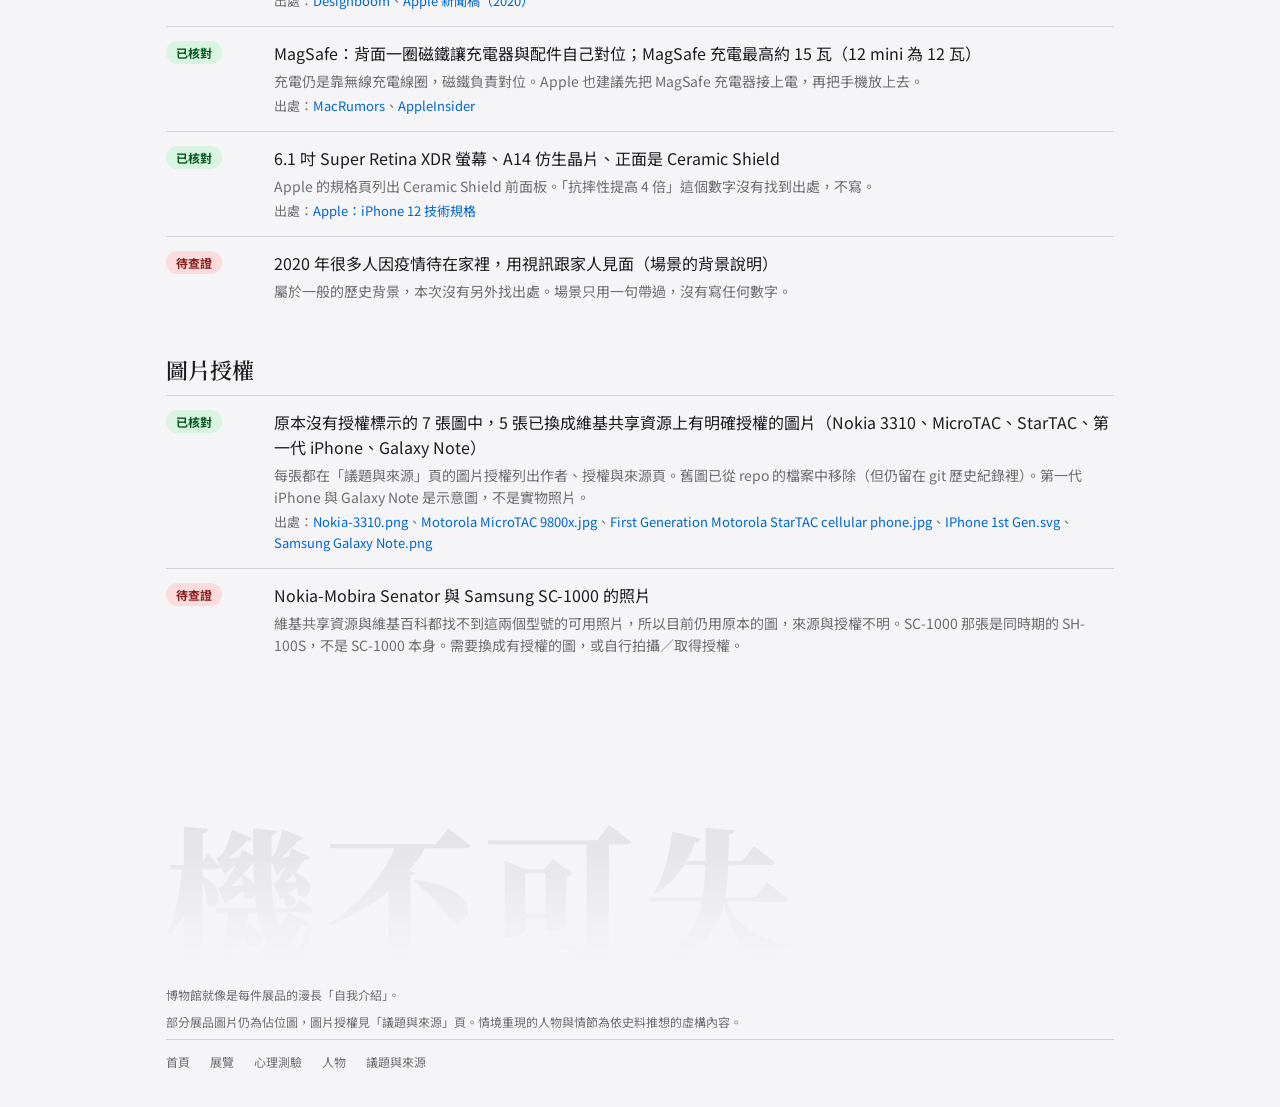
<file: docs/facts.html>
<!doctype html>
<html lang="zh-Hant">
<head>
<meta charset="utf-8">
<meta name="viewport" content="width=device-width,initial-scale=1,viewport-fit=cover">
<title>資料核對表｜機不可失</title>
<meta name="description" content="展品數據與出處核對表：哪些已找到出處、哪些各來源不一、哪些還沒查證。">
<link rel="icon" href="data:image/svg+xml,%3Csvg xmlns='http://www.w3.org/2000/svg' viewBox='0 0 64 64'%3E%3Crect width='64' height='64' rx='14' fill='%23000'/%3E%3Crect x='21' y='10' width='22' height='44' rx='5' fill='none' stroke='%23fff' stroke-width='3'/%3E%3Ccircle cx='32' cy='47' r='2.5' fill='%232997ff'/%3E%3C/svg%3E">
<meta property="og:type" content="website">
<meta property="og:site_name" content="機不可失">
<meta property="og:title" content="資料核對表｜機不可失">
<meta property="og:description" content="展品數據與出處核對表：哪些已找到出處、哪些各來源不一、哪些還沒查證。">
<meta property="og:locale" content="zh_TW">
<meta name="theme-color" content="#000000">
<link rel="preconnect" href="https://fonts.googleapis.com">
<link rel="preconnect" href="https://fonts.gstatic.com" crossorigin>
<link href="https://fonts.googleapis.com/css2?family=Noto+Sans+TC:wght@400;500;700;900&family=Noto+Serif+TC:wght@600;700;900&display=swap" rel="stylesheet" media="print" onload="this.media='all'">
<noscript><link href="https://fonts.googleapis.com/css2?family=Noto+Sans+TC:wght@400;500;700;900&family=Noto+Serif+TC:wght@600;700;900&display=swap" rel="stylesheet"></noscript>
<link rel="stylesheet" href="css/3d.css">
<link rel="stylesheet" href="css/style.css">
<link rel="stylesheet" href="css/transitions.css">
<script src="js/transitions.js"></script>

<style>:root{padding-top:env(safe-area-inset-top,0px);padding-bottom:env(safe-area-inset-bottom,0px)}[hidden]{display:none!important}</style>
</head>
<body data-page="issues">
<div id="site-nav"></div>

<section class="band page-head dark"><div class="wrap">
  <p class="eyebrow">給報告用</p>
  <h1>資料核對表</h1>
  <p class="sub">展品與場景裡的數字，哪些已經找到出處、哪些各來源說法不一、哪些還沒查證。口頭報告前先看這一頁。</p>
</div></section>
<section class="band alt"><div class="wrap">
  <ul class="fact-legend">
    <li><span class="st ok">已核對</span>找到至少一個可靠出處，說法一致</li>
    <li><span class="st diff">說法不一</span>找到出處，但各來源數字或用詞有差異，附建議寫法</li>
    <li><span class="st todo">待查證</span>本次沒有找到出處，報告時請避免說得太肯定</li>
  </ul>
  <p class="fine" style="margin-top:0">核對日期：2026 年 11 月。出處多為百科、媒體與愛好者資料庫，不是廠商原始文件；要引用到報告裡，建議再回到原始新聞稿或官方網站確認。</p>
  <div id="fact-list"></div>
</div></section>
<div id="site-footer"></div>
<script src="js/data.js"></script>
<script src="js/common.js"></script>
<script src="js/facts.js"></script>
</body>
</html>
</file>
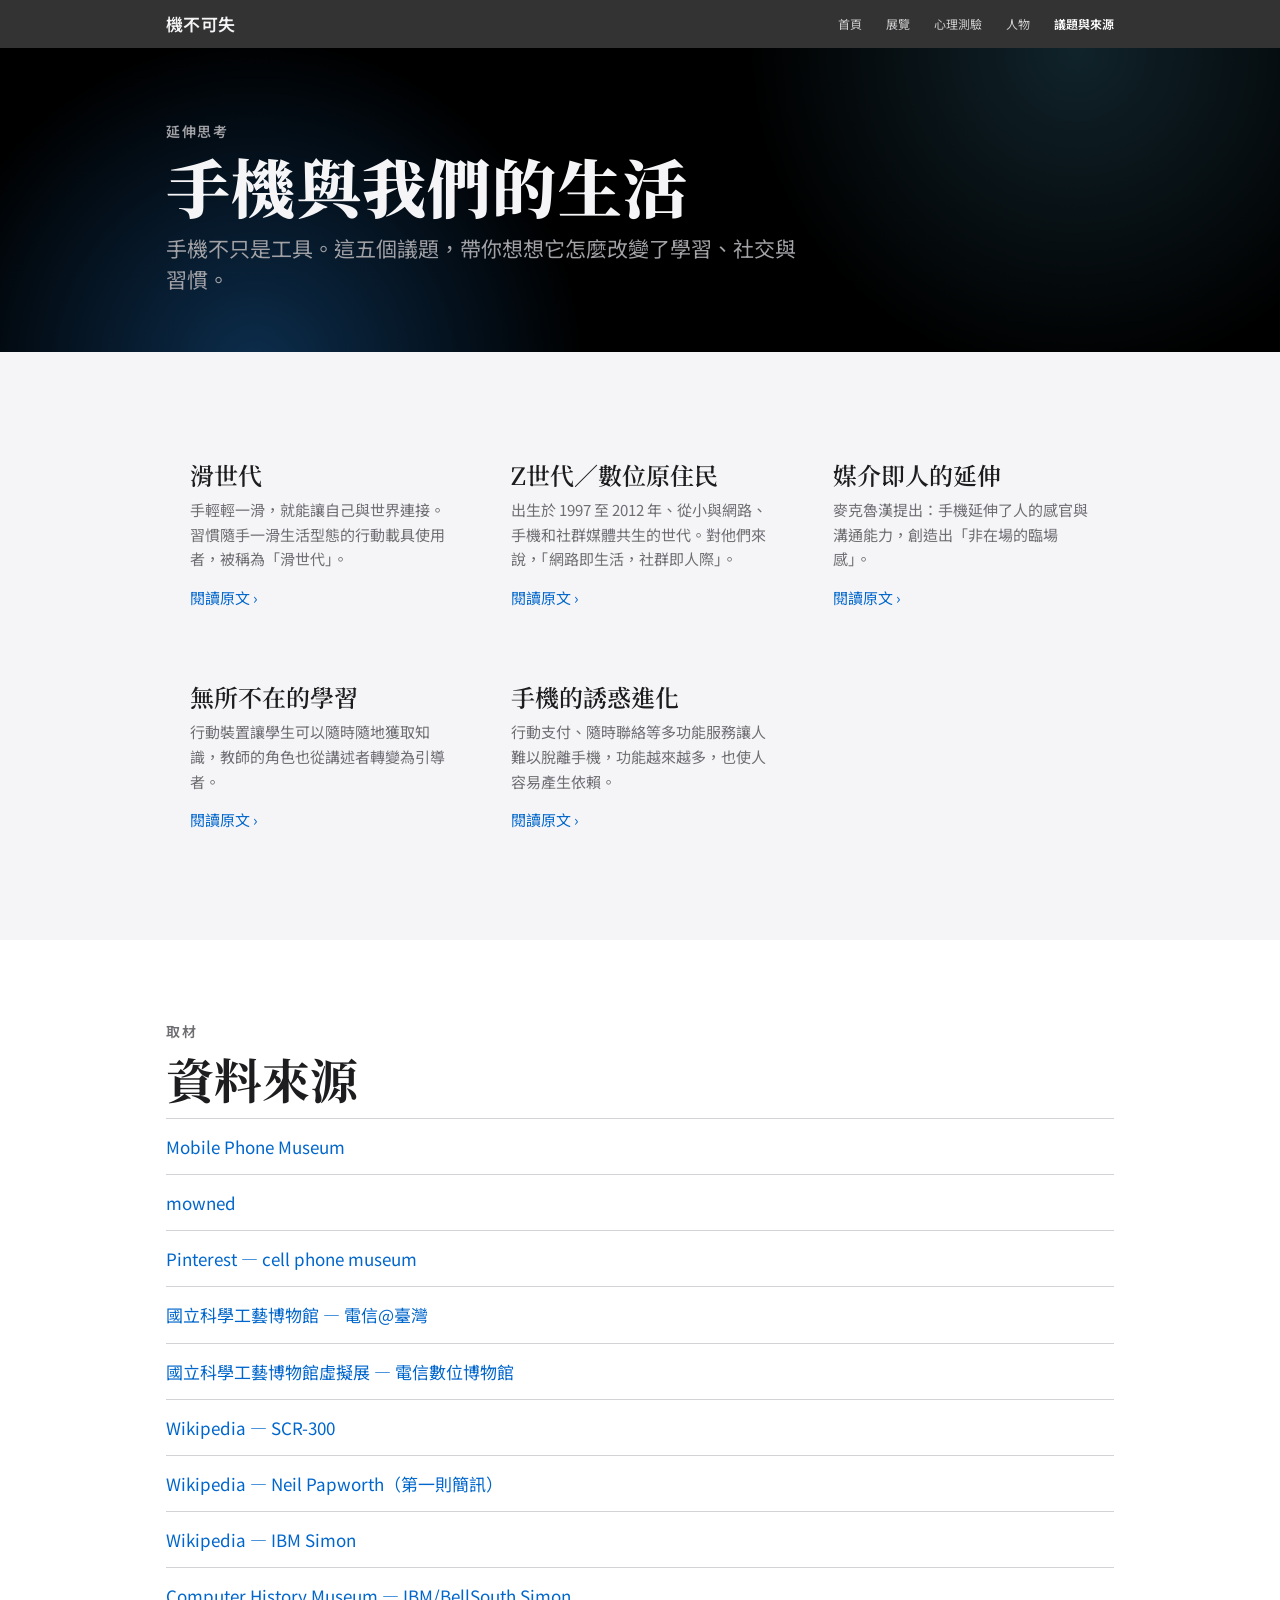
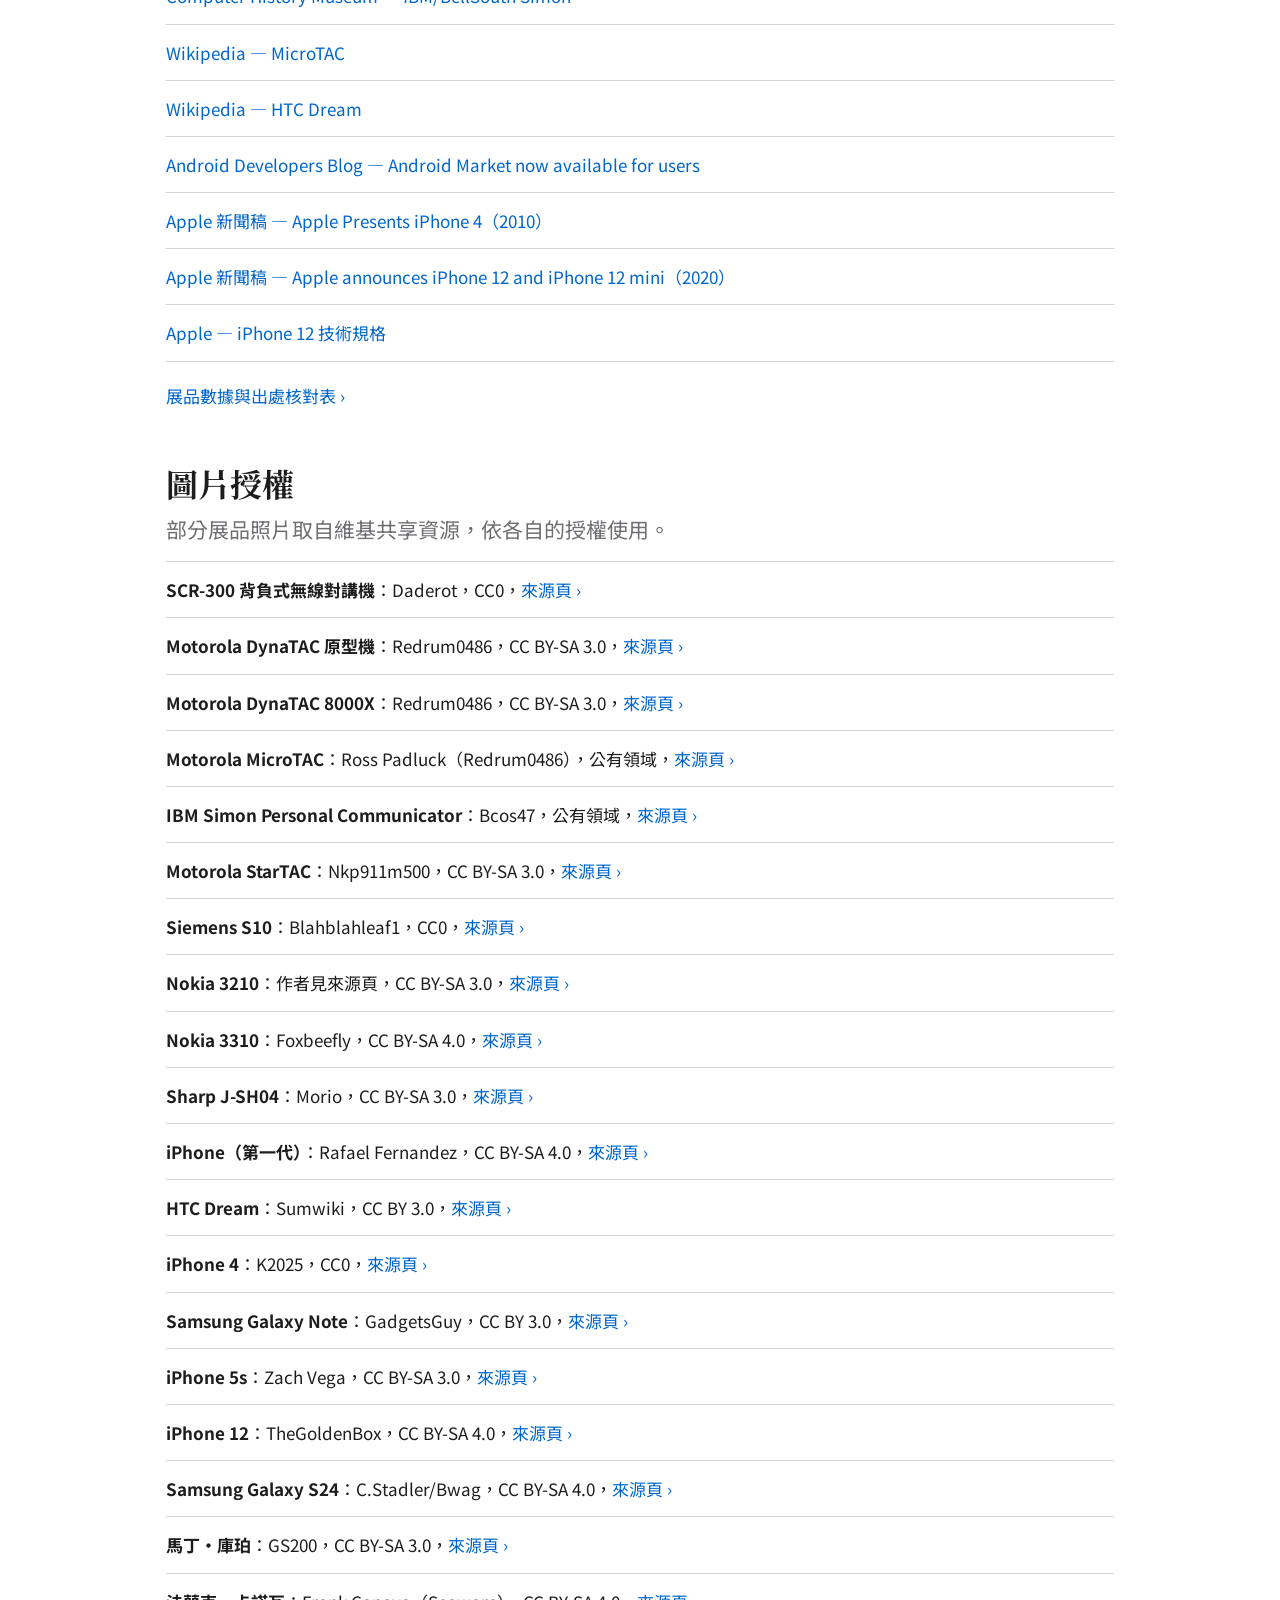
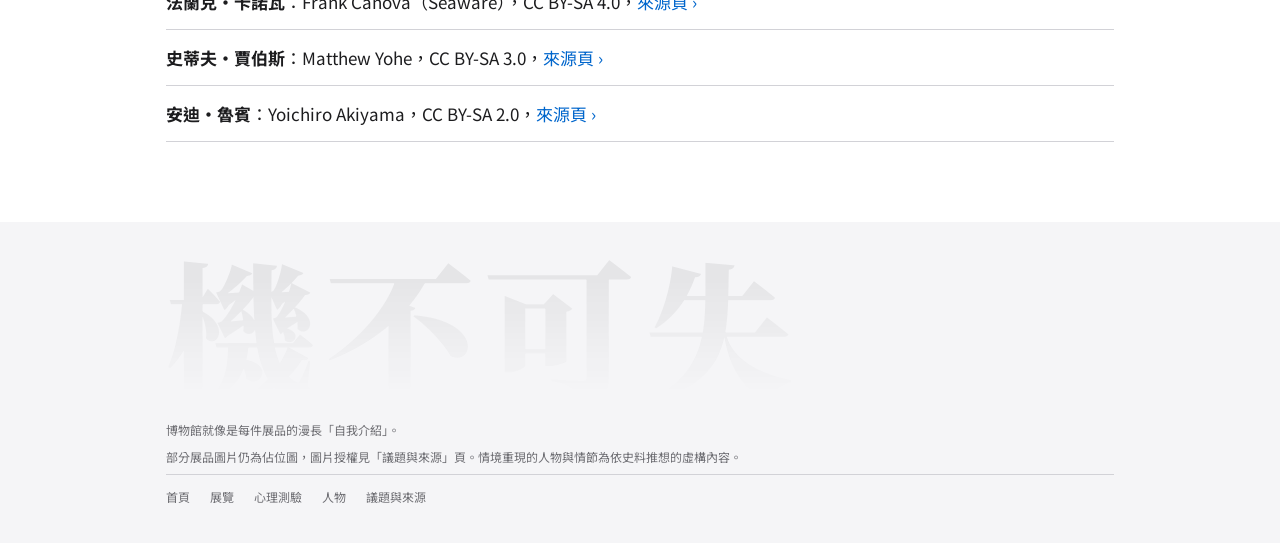
<file: docs/issues.html>
<!doctype html>
<html lang="zh-Hant">
<head>
<meta charset="utf-8">
<meta name="viewport" content="width=device-width,initial-scale=1,viewport-fit=cover">
<title>議題與來源｜機不可失</title>
<meta name="description" content="手機如何改變生活，以及本館的資料來源。">
<link rel="icon" href="data:image/svg+xml,%3Csvg xmlns='http://www.w3.org/2000/svg' viewBox='0 0 64 64'%3E%3Crect width='64' height='64' rx='14' fill='%23000'/%3E%3Crect x='21' y='10' width='22' height='44' rx='5' fill='none' stroke='%23fff' stroke-width='3'/%3E%3Ccircle cx='32' cy='47' r='2.5' fill='%232997ff'/%3E%3C/svg%3E">
<meta property="og:type" content="website">
<meta property="og:site_name" content="機不可失">
<meta property="og:title" content="議題與來源｜機不可失">
<meta property="og:description" content="手機如何改變生活，以及本館的資料來源。">
<meta property="og:locale" content="zh_TW">
<meta name="theme-color" content="#000000">
<link rel="preconnect" href="https://fonts.googleapis.com">
<link rel="preconnect" href="https://fonts.gstatic.com" crossorigin>
<link href="https://fonts.googleapis.com/css2?family=Noto+Sans+TC:wght@400;500;700;900&family=Noto+Serif+TC:wght@600;700;900&display=swap" rel="stylesheet" media="print" onload="this.media='all'">
<noscript><link href="https://fonts.googleapis.com/css2?family=Noto+Sans+TC:wght@400;500;700;900&family=Noto+Serif+TC:wght@600;700;900&display=swap" rel="stylesheet"></noscript>
<link rel="stylesheet" href="css/3d.css">
<link rel="stylesheet" href="css/style.css">
<link rel="stylesheet" href="css/transitions.css">
<script src="js/transitions.js"></script>

<style>:root{padding-top:env(safe-area-inset-top,0px);padding-bottom:env(safe-area-inset-bottom,0px)}[hidden]{display:none!important}</style>
</head>
<body data-page="issues">
<div id="site-nav"></div>

<section class="band page-head dark"><div class="wrap">
  <p class="eyebrow">延伸思考</p>
  <h1>手機與我們的生活</h1>
  <p class="sub">手機不只是工具。這五個議題，帶你想想它怎麼改變了學習、社交與習慣。</p>
</div></section>
<section class="band alt"><div class="wrap"><div class="issue-grid" id="issue-grid"></div></div></section>
<section class="band"><div class="wrap">
  <p class="eyebrow">取材</p>
  <h2 class="h-section">資料來源</h2>
  <ul class="source-list" id="source-list"></ul>
  <p style="margin-top:20px"><a class="link-more" href="facts.html">展品數據與出處核對表</a></p>
  <h2 class="h-section" style="margin-top:56px;font-size:clamp(24px,4vw,32px)">圖片授權</h2>
  <p class="sub" style="margin-bottom:16px">部分展品照片取自維基共享資源，依各自的授權使用。</p>
  <ul class="source-list" id="credit-list"></ul>
</div></section>
<div id="site-footer"></div>
<script src="js/data.js"></script>
<script src="js/common.js"></script>
<script src="js/content.js"></script>
</body>
</html>
</file>
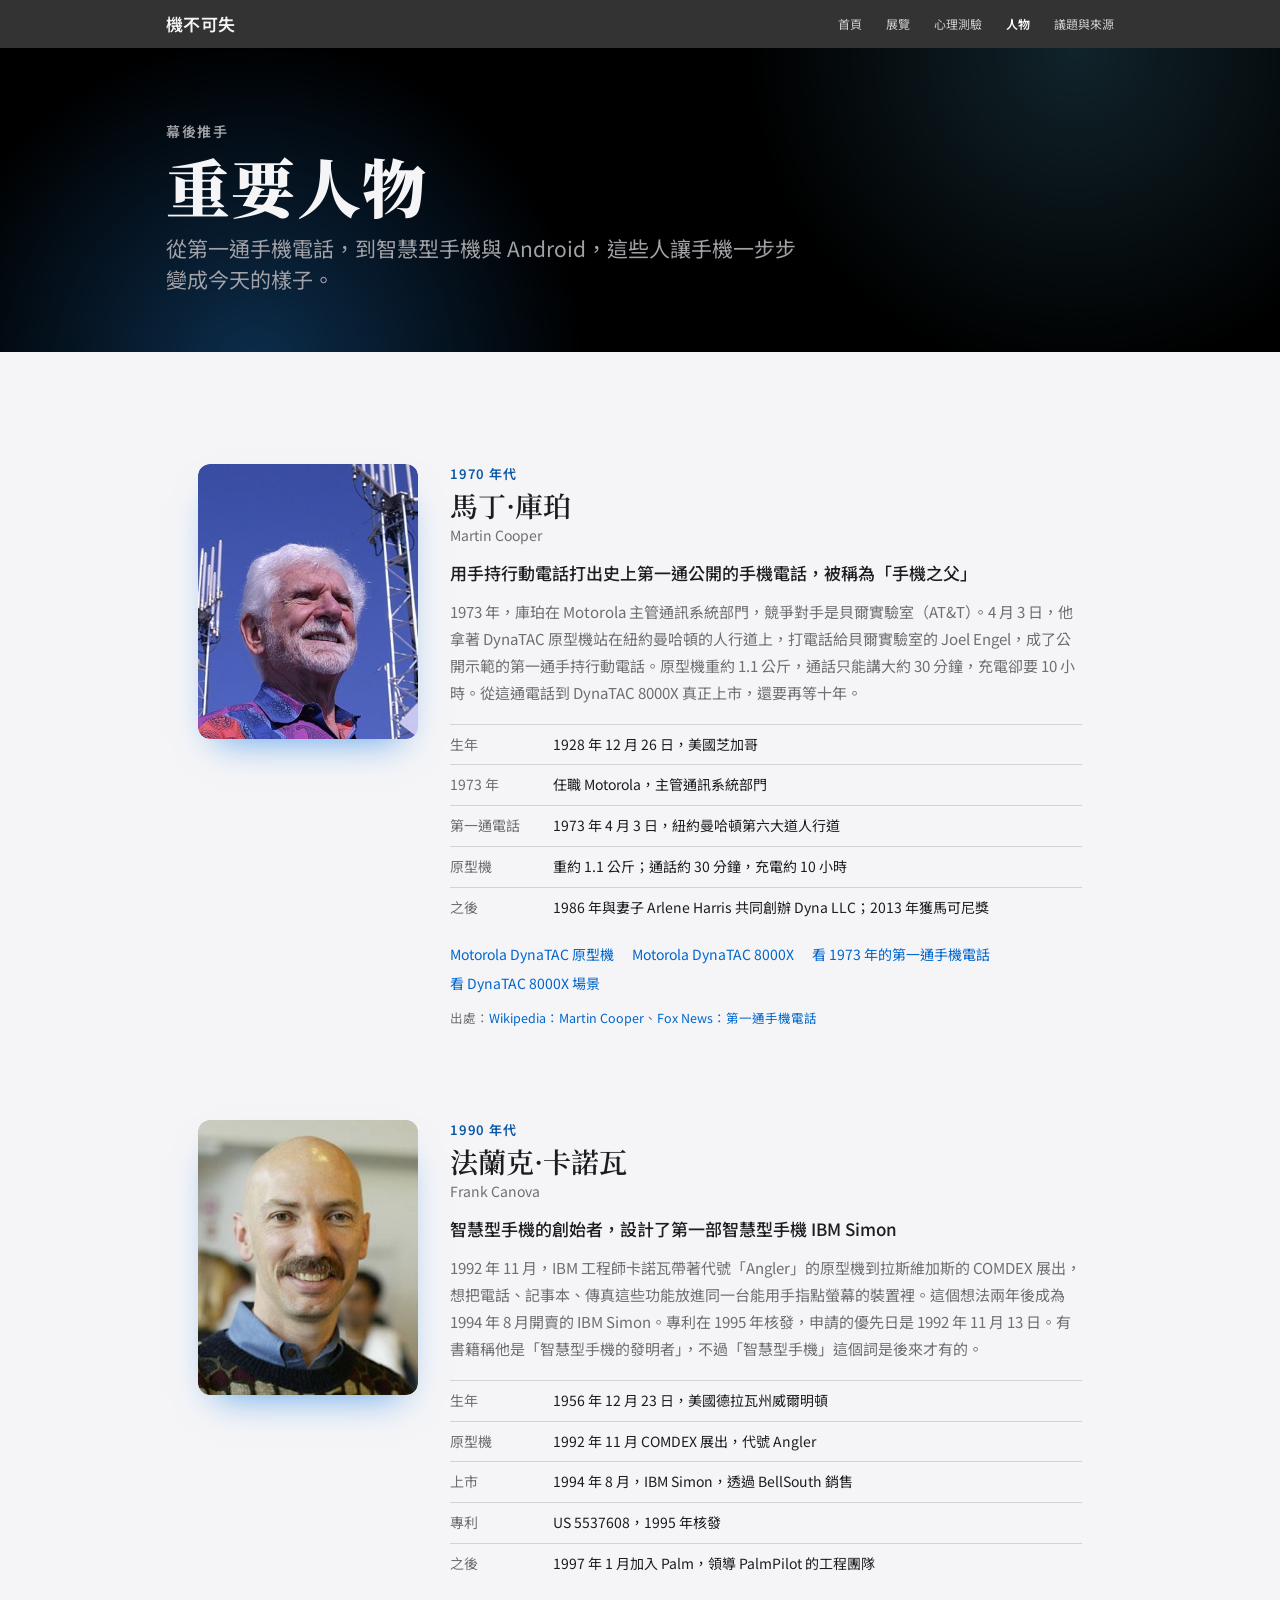
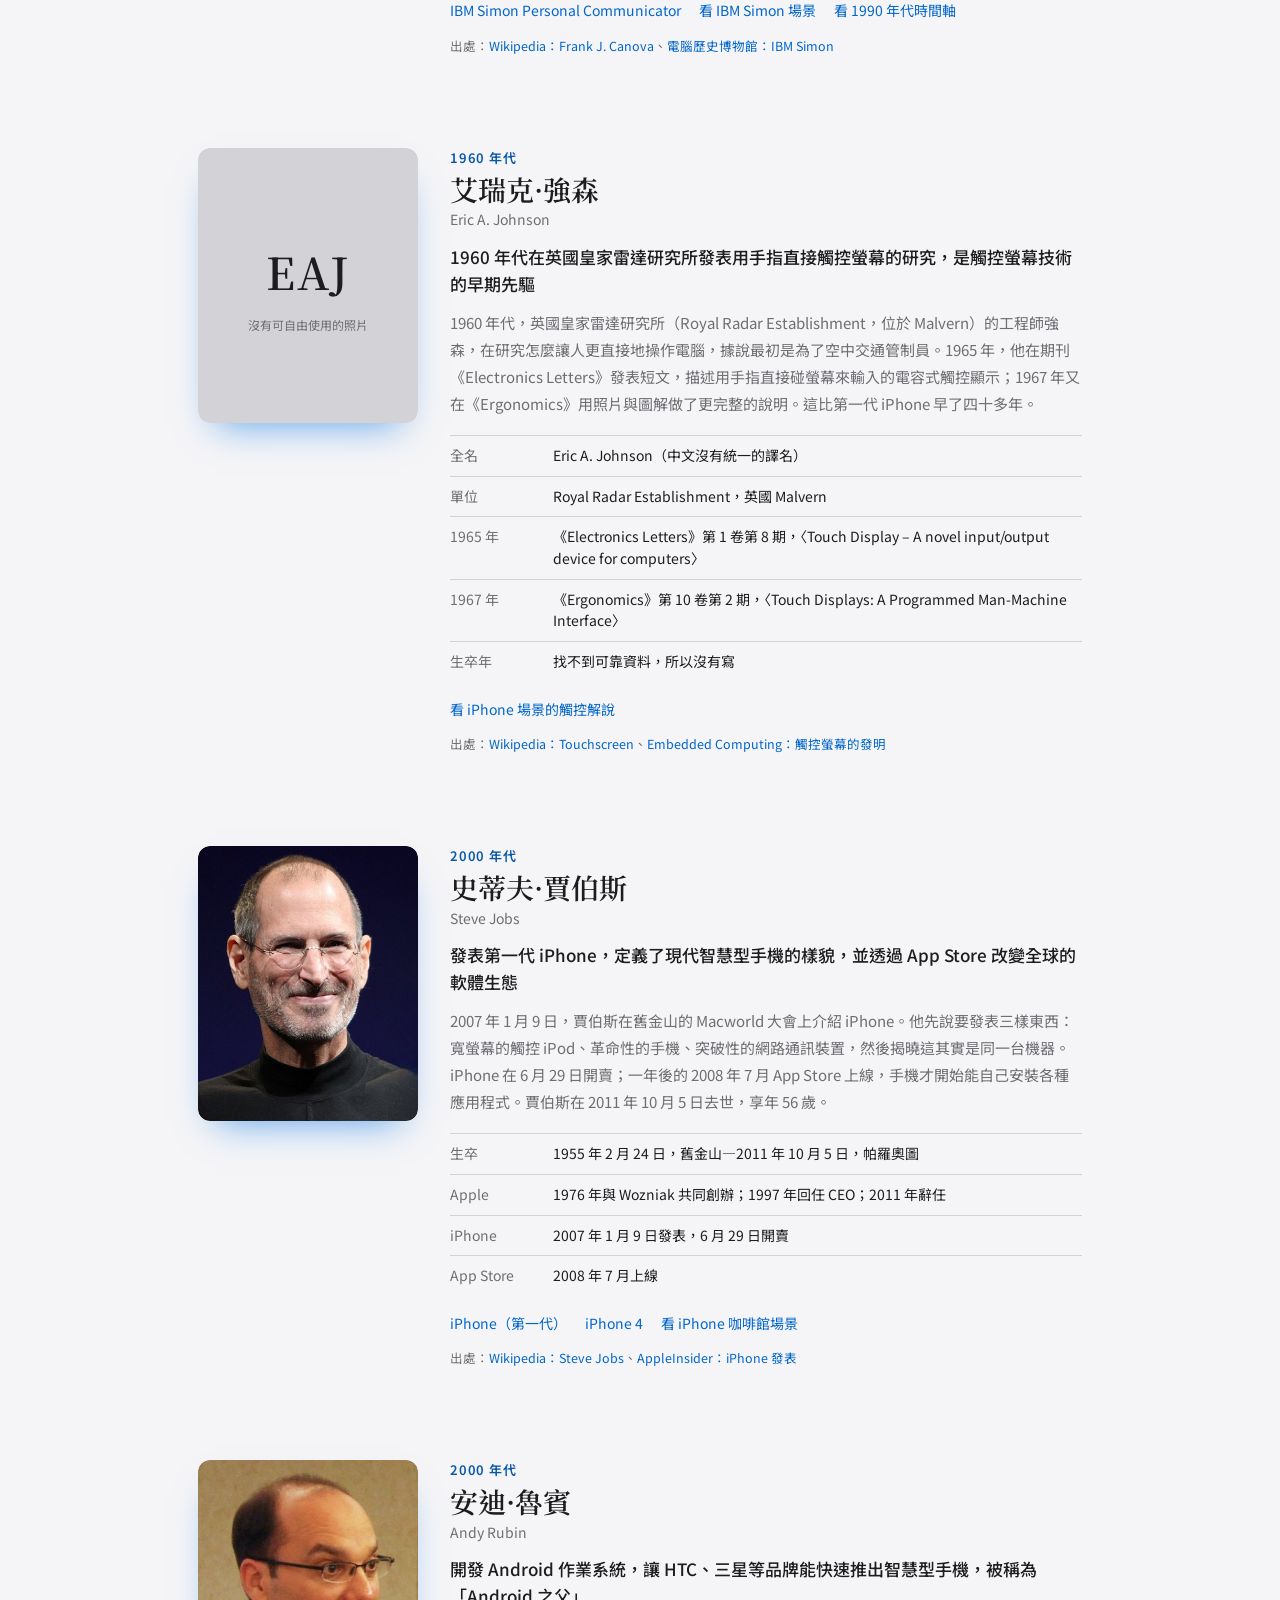
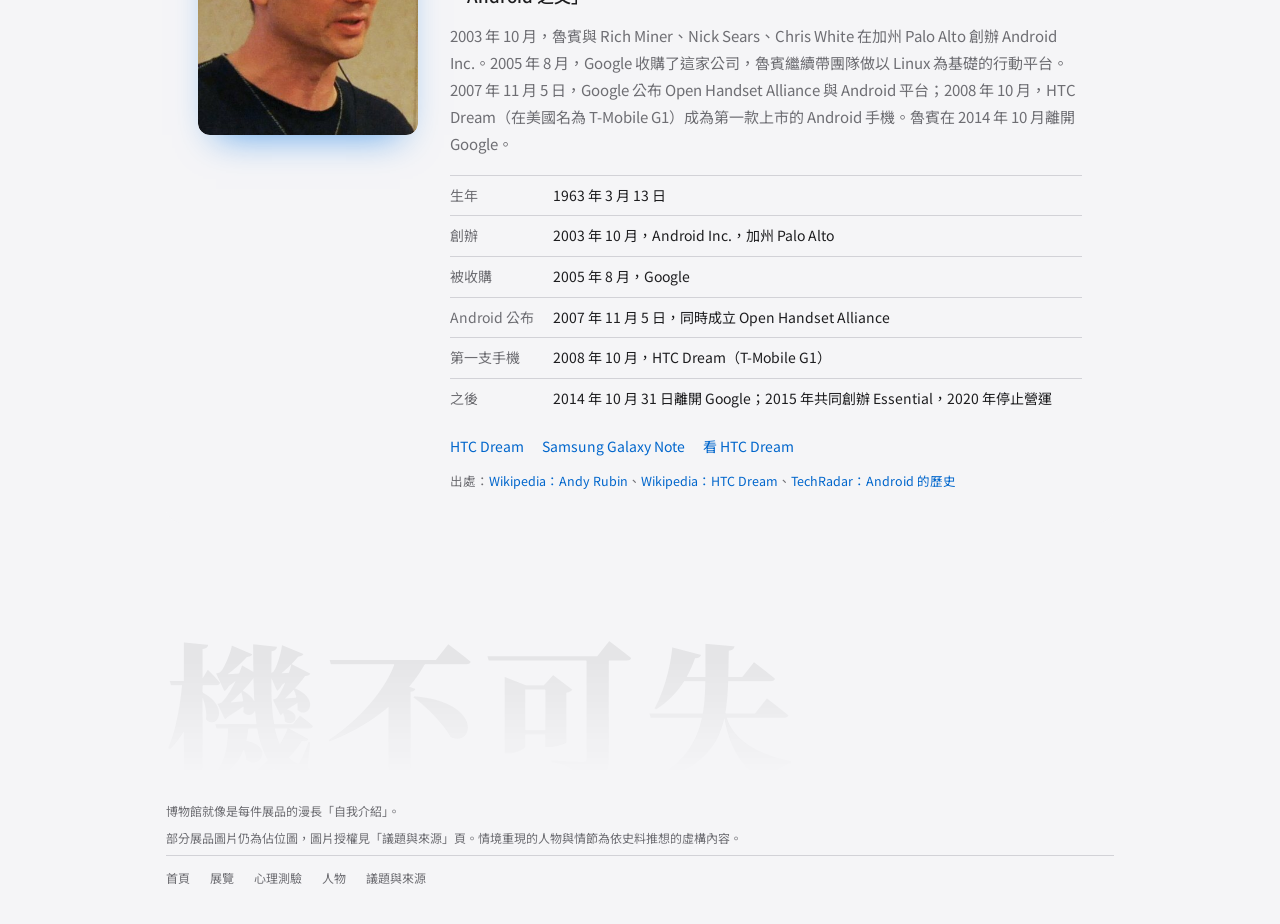
<file: docs/people.html>
<!doctype html>
<html lang="zh-Hant">
<head>
<meta charset="utf-8">
<meta name="viewport" content="width=device-width,initial-scale=1,viewport-fit=cover">
<title>人物｜機不可失</title>
<meta name="description" content="改變行動電話歷史的五位關鍵人物。">
<link rel="icon" href="data:image/svg+xml,%3Csvg xmlns='http://www.w3.org/2000/svg' viewBox='0 0 64 64'%3E%3Crect width='64' height='64' rx='14' fill='%23000'/%3E%3Crect x='21' y='10' width='22' height='44' rx='5' fill='none' stroke='%23fff' stroke-width='3'/%3E%3Ccircle cx='32' cy='47' r='2.5' fill='%232997ff'/%3E%3C/svg%3E">
<meta property="og:type" content="website">
<meta property="og:site_name" content="機不可失">
<meta property="og:title" content="人物｜機不可失">
<meta property="og:description" content="改變行動電話歷史的五位關鍵人物。">
<meta property="og:locale" content="zh_TW">
<meta name="theme-color" content="#000000">
<link rel="preconnect" href="https://fonts.googleapis.com">
<link rel="preconnect" href="https://fonts.gstatic.com" crossorigin>
<link href="https://fonts.googleapis.com/css2?family=Noto+Sans+TC:wght@400;500;700;900&family=Noto+Serif+TC:wght@600;700;900&display=swap" rel="stylesheet" media="print" onload="this.media='all'">
<noscript><link href="https://fonts.googleapis.com/css2?family=Noto+Sans+TC:wght@400;500;700;900&family=Noto+Serif+TC:wght@600;700;900&display=swap" rel="stylesheet"></noscript>
<link rel="stylesheet" href="css/3d.css">
<link rel="stylesheet" href="css/style.css">
<link rel="stylesheet" href="css/transitions.css">
<script src="js/transitions.js"></script>

<style>:root{padding-top:env(safe-area-inset-top,0px);padding-bottom:env(safe-area-inset-bottom,0px)}[hidden]{display:none!important}</style>
</head>
<body data-page="people">
<div id="site-nav"></div>

<section class="band page-head dark"><div class="wrap">
  <p class="eyebrow">幕後推手</p>
  <h1>重要人物</h1>
  <p class="sub">從第一通手機電話，到智慧型手機與 Android，這些人讓手機一步步變成今天的樣子。</p>
</div></section>
<section class="band alt"><div class="wrap"><div class="people-grid" id="people-grid"></div></div></section>
<div id="site-footer"></div>
<script src="js/data.js"></script>
<script src="js/common.js"></script>
<script src="js/content.js"></script>
</body>
</html>
</file>
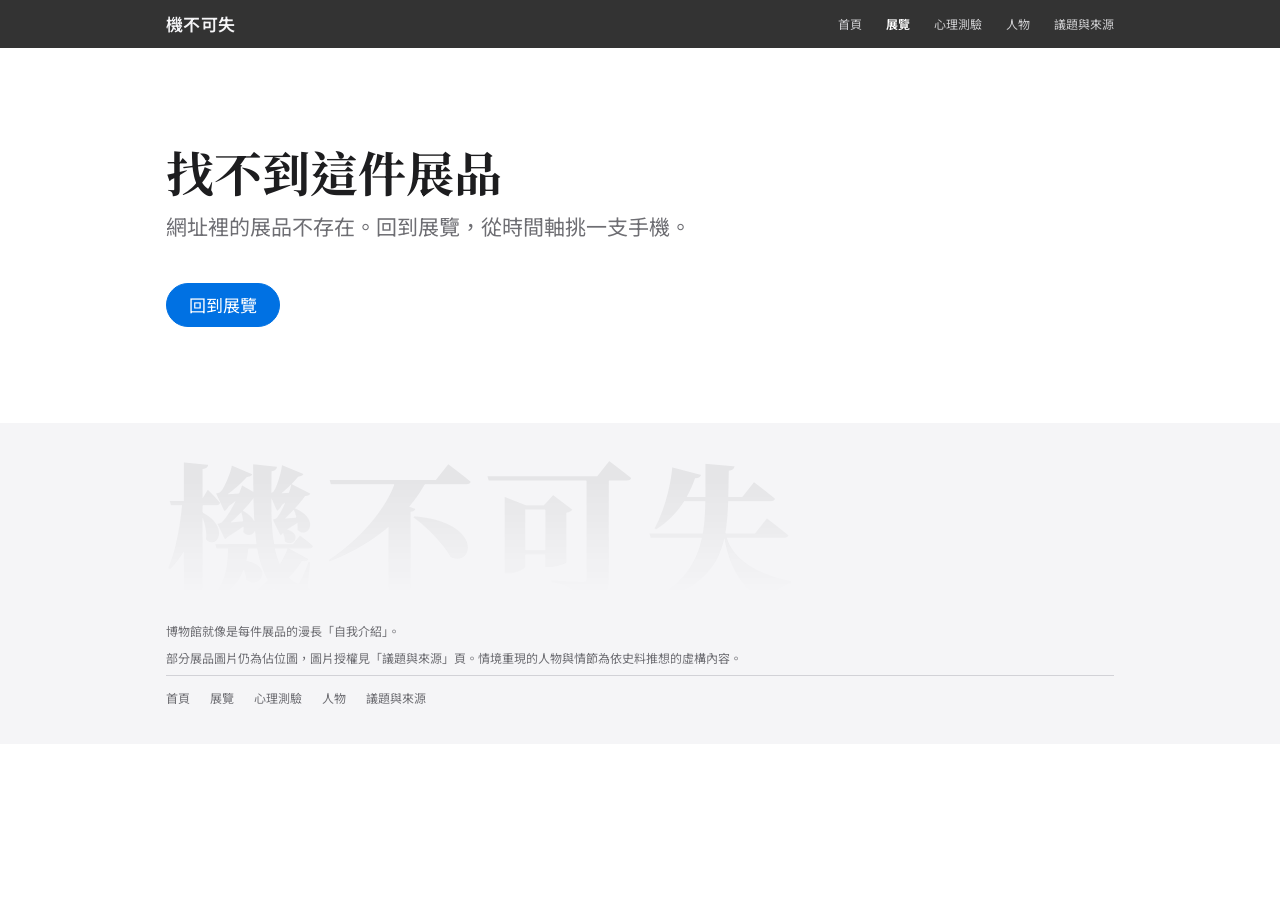
<file: docs/phone.html>
<!doctype html>
<html lang="zh-Hant">
<head>
<meta charset="utf-8">
<meta name="viewport" content="width=device-width,initial-scale=1,viewport-fit=cover">
<title>展品介紹｜機不可失</title>
<meta name="description" content="單一展品的詳細介紹。">
<link rel="icon" href="data:image/svg+xml,%3Csvg xmlns='http://www.w3.org/2000/svg' viewBox='0 0 64 64'%3E%3Crect width='64' height='64' rx='14' fill='%23000'/%3E%3Crect x='21' y='10' width='22' height='44' rx='5' fill='none' stroke='%23fff' stroke-width='3'/%3E%3Ccircle cx='32' cy='47' r='2.5' fill='%232997ff'/%3E%3C/svg%3E">
<meta property="og:type" content="website">
<meta property="og:site_name" content="機不可失">
<meta property="og:title" content="展品介紹｜機不可失">
<meta property="og:description" content="單一展品的詳細介紹。">
<meta property="og:locale" content="zh_TW">
<meta name="theme-color" content="#000000">
<link rel="preconnect" href="https://fonts.googleapis.com">
<link rel="preconnect" href="https://fonts.gstatic.com" crossorigin>
<link href="https://fonts.googleapis.com/css2?family=Noto+Sans+TC:wght@400;500;700;900&family=Noto+Serif+TC:wght@600;700;900&display=swap" rel="stylesheet" media="print" onload="this.media='all'">
<noscript><link href="https://fonts.googleapis.com/css2?family=Noto+Sans+TC:wght@400;500;700;900&family=Noto+Serif+TC:wght@600;700;900&display=swap" rel="stylesheet"></noscript>
<link rel="stylesheet" href="css/3d.css">
<link rel="stylesheet" href="css/style.css">
<link rel="stylesheet" href="css/transitions.css">
<script src="js/transitions.js"></script>

<style>:root{padding-top:env(safe-area-inset-top,0px);padding-bottom:env(safe-area-inset-bottom,0px)}[hidden]{display:none!important}</style>
</head>
<body data-page="exhibit">
<div id="site-nav"></div>
<main id="phone-root"></main>
<div id="site-footer"></div>
<script src="js/data.js"></script>
<script src="js/common.js"></script>
<script src="js/phone.js"></script>
</body>
</html>
</file>
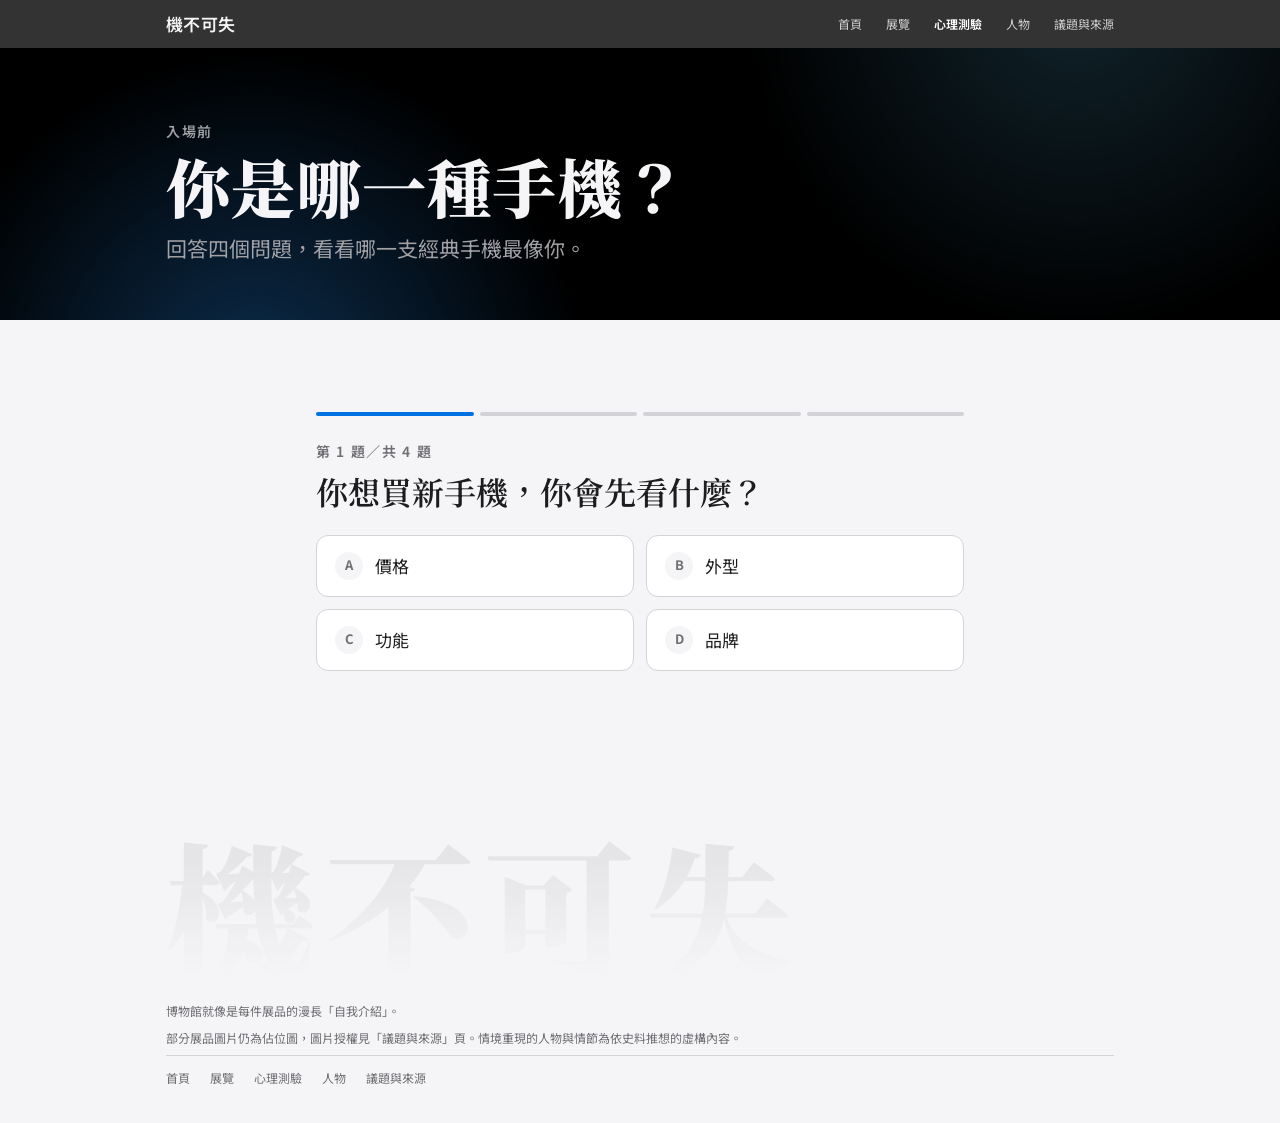
<file: docs/quiz.html>
<!doctype html>
<html lang="zh-Hant">
<head>
<meta charset="utf-8">
<meta name="viewport" content="width=device-width,initial-scale=1,viewport-fit=cover">
<title>心理測驗｜機不可失</title>
<meta name="description" content="四個問題，找出最像你的那一支手機。">
<link rel="icon" href="data:image/svg+xml,%3Csvg xmlns='http://www.w3.org/2000/svg' viewBox='0 0 64 64'%3E%3Crect width='64' height='64' rx='14' fill='%23000'/%3E%3Crect x='21' y='10' width='22' height='44' rx='5' fill='none' stroke='%23fff' stroke-width='3'/%3E%3Ccircle cx='32' cy='47' r='2.5' fill='%232997ff'/%3E%3C/svg%3E">
<meta property="og:type" content="website">
<meta property="og:site_name" content="機不可失">
<meta property="og:title" content="心理測驗｜機不可失">
<meta property="og:description" content="四個問題，找出最像你的那一支手機。">
<meta property="og:locale" content="zh_TW">
<meta name="theme-color" content="#000000">
<link rel="preconnect" href="https://fonts.googleapis.com">
<link rel="preconnect" href="https://fonts.gstatic.com" crossorigin>
<link href="https://fonts.googleapis.com/css2?family=Noto+Sans+TC:wght@400;500;700;900&family=Noto+Serif+TC:wght@600;700;900&display=swap" rel="stylesheet" media="print" onload="this.media='all'">
<noscript><link href="https://fonts.googleapis.com/css2?family=Noto+Sans+TC:wght@400;500;700;900&family=Noto+Serif+TC:wght@600;700;900&display=swap" rel="stylesheet"></noscript>
<link rel="stylesheet" href="css/3d.css">
<link rel="stylesheet" href="css/style.css">
<link rel="stylesheet" href="css/transitions.css">
<script src="js/transitions.js"></script>

<style>:root{padding-top:env(safe-area-inset-top,0px);padding-bottom:env(safe-area-inset-bottom,0px)}[hidden]{display:none!important}</style>
</head>
<body data-page="quiz">
<div id="site-nav"></div>

<section class="band page-head dark"><div class="wrap">
  <p class="eyebrow">入場前</p>
  <h1>你是哪一種手機？</h1>
  <p class="sub">回答四個問題，看看哪一支經典手機最像你。</p>
</div></section>
<section class="band alt"><div class="wrap" style="padding-block:56px 96px">
  <div class="quiz-card" id="quiz-card" aria-live="polite"></div>
</div></section>
<div id="site-footer"></div>
<script src="js/data.js"></script>
<script src="js/common.js"></script>
<script src="js/quiz.js"></script>
</body>
</html>
</file>
<file: css/3d.css>
/* 3D 展廳與沉浸體驗：沿用原本的樣式 */
.hall {
  position: relative; height: min(76vh, 700px); min-height: 440px;
  overflow: hidden; background: var(--hall-bg); border: 1px solid rgba(255, 255, 255, .08);
  color: #eef3fb; touch-action: pan-y; isolation: isolate;
  box-shadow: 0 30px 80px -30px rgba(40, 90, 200, .35);
}
/* 四角壓暗，讓視線落在展品上 */
.hall::after {
  content: ""; position: absolute; inset: 0; z-index: 1; pointer-events: none;
  background: radial-gradient(120% 90% at 55% 45%, transparent 55%, rgba(2, 4, 10, .55) 100%);
}
.hall-canvas, .hall-canvas canvas { position: absolute; inset: 0; width: 100%; height: 100%; display: block; }
.hall-canvas canvas { cursor: grab; }
.hall-canvas canvas:active { cursor: grabbing; }
.hall-loading { position: absolute; inset: 0; display: grid; place-items: center; color: #9fb0c8; }
.hall-hint, .hall-count, .hall-nav, .hall-info { z-index: 2; }
.hall-hint {
  position: absolute; top: 16px; left: 50%; transform: translateX(-50%);
  font-size: 13px; color: #c3d2ea; background: rgba(10, 16, 30, .55);
  border: 1px solid rgba(255, 255, 255, .12); border-radius: 980px;
  backdrop-filter: blur(10px); -webkit-backdrop-filter: blur(10px);
  padding: 6px 16px; width: max-content; max-width: calc(100% - 120px); text-align: center; line-height: 1.5; pointer-events: none;
  animation: hint-out .6s ease 8s forwards;
}
@keyframes hint-out { to { opacity: 0; } }
.hall-count {
  position: absolute; top: 16px; left: 16px; padding: 6px 12px; border-radius: 980px;
  font-size: 12px; letter-spacing: .08em; color: #8fa6c8; font-variant-numeric: tabular-nums;
  background: rgba(10, 16, 30, .55); border: 1px solid rgba(255, 255, 255, .12);
  backdrop-filter: blur(10px); -webkit-backdrop-filter: blur(10px); pointer-events: none;
}
.hall-count b { color: #eef3fb; font-size: 14px; }
.hall-nav {
  position: absolute; top: 45%; width: 48px; height: 48px; border-radius: 50%;
  border: 1px solid rgba(255, 255, 255, .22); background: rgba(10, 16, 30, .55);
  backdrop-filter: blur(10px); -webkit-backdrop-filter: blur(10px);
  color: #fff; font-size: 26px; line-height: 1; cursor: pointer;
  transition: background .2s, transform .2s, border-color .2s, opacity .2s;
}
.hall-nav:hover:not(:disabled) { background: rgba(96, 165, 250, .28); border-color: #60a5fa; }
.hall-nav:active:not(:disabled) { transform: scale(.94); }
.hall-nav:disabled { opacity: .25; cursor: default; }
.hall-nav:focus-visible, .hs-tick:focus-visible { outline: 2px solid #60a5fa; outline-offset: 2px; }
.hall-nav.prev { left: 16px; }
.hall-nav.next { right: 16px; }
.hall-info {
  position: absolute; left: 16px; right: 16px; bottom: 16px; max-width: 400px;
  background: rgba(8, 13, 26, .9); backdrop-filter: blur(16px) saturate(1.3); -webkit-backdrop-filter: blur(16px) saturate(1.3);
  border: 1px solid rgba(255, 255, 255, .14); border-radius: 16px; padding: 14px 18px 14px;
  box-shadow: 0 20px 50px rgba(0, 0, 0, .45);
}
.hall-info .year { color: #7db4ff; font-weight: 700; font-size: 12px; letter-spacing: .14em; margin-bottom: 4px; }
.hall-info h3 { margin: 0 0 8px; font-size: 22px; line-height: 1.25; }
.hall-info p { margin: 0 0 6px; font-size: 14px; line-height: 1.65; color: #c9d4e4; }
.hall-info .btn { border-color: rgba(238, 243, 251, .55); color: #eef3fb; }
.hall-info .btn:hover { background: rgba(255, 255, 255, .1); }
/* 說明卡預設只顯示一小段，免得擋住展品；要看全部再展開 */
.hall-info .hi-lead { display: -webkit-box; -webkit-line-clamp: 2; -webkit-box-orient: vertical; overflow: hidden; }
.hall-info .hi-more { display: none; max-height: 24vh; overflow-y: auto; }
.hall-info.open .hi-lead { display: block; -webkit-line-clamp: unset; }
.hall-info.open .hi-more { display: block; }
.hall-info.open { max-height: 62%; overflow-y: auto; }
.hall-info.open .hi-more { max-height: none; overflow: visible; }
.hall-info .hi-toggle { padding: 0; margin: 0 0 8px; border: 0; background: none; color: #7db4ff; font: inherit; font-size: 13px; font-weight: 600; cursor: pointer; }
.hall-info .hi-toggle:hover { text-decoration: underline; }
.hall-info .hi-actions { display: flex; flex-wrap: wrap; gap: 8px; }
.hall-info .btn:hover { background: rgba(255, 255, 255, .1); }

/* 互動操作列、零件說明圓點 */
.hall-tools {
  position: absolute; z-index: 3; top: 64px; right: 16px; display: flex; flex-direction: column; align-items: stretch; gap: 8px; width: 132px;
}
.hall-tool {
  font: inherit; font-size: 13px; font-weight: 600; color: #e6edf8; cursor: pointer; text-align: center; white-space: nowrap;
  padding: 9px 12px; border-radius: 980px; border: 1px solid rgba(255, 255, 255, .2);
  background: rgba(10, 16, 30, .62); backdrop-filter: blur(10px); -webkit-backdrop-filter: blur(10px);
  transition: background .2s, border-color .2s, transform .15s;
}
.hall-tool:hover { background: rgba(96, 165, 250, .26); border-color: #60a5fa; }
.hall-tool:active { transform: scale(.96); }
.hall-tool:focus-visible { outline: 2px solid #60a5fa; outline-offset: 2px; }
.hall-tool.primary { background: #3b82f6; border-color: #3b82f6; color: #fff; }
.hall-tool.primary:hover { background: #2f6fe0; }
.hall-tool-row { display: flex; gap: 8px; justify-content: space-between; }
.hall-tool.round { flex: 1; padding: 7px 0; font-size: 16px; line-height: 1.1; }
.hall-pins { position: absolute; inset: 0; z-index: 3; pointer-events: none; overflow: hidden; }
.hall-pin {
  position: absolute; width: 26px; height: 26px; margin: -13px 0 0 -13px; padding: 0; border: 0; border-radius: 50%;
  background: rgba(96, 165, 250, .22); pointer-events: auto; cursor: pointer; color: #eef3fb; text-align: left;
}
.hall-pin i { position: absolute; inset: 7px; border-radius: 50%; background: #60a5fa; box-shadow: 0 0 0 2px rgba(255, 255, 255, .85); }
.hall-pin::before { content: ""; position: absolute; inset: -2px; border-radius: 50%; border: 2px solid rgba(96, 165, 250, .7); animation: pin-pulse 2s ease-out infinite; }
@keyframes pin-pulse { from { transform: scale(.7); opacity: 1; } to { transform: scale(1.7); opacity: 0; } }
.hall-pin:focus-visible { outline: 2px solid #fff; outline-offset: 2px; }
.hall-pin .pin-card {
  display: none; position: absolute; left: 32px; top: -6px; width: min(250px, 62vw); padding: 12px 14px; border-radius: 12px;
  background: rgba(8, 13, 26, .92); border: 1px solid rgba(255, 255, 255, .16); box-shadow: 0 16px 40px rgba(0, 0, 0, .5);
  font-size: 13px; line-height: 1.6; color: #c9d4e4; z-index: 5;
}
.hall-pin .pin-card b { display: block; margin-bottom: 3px; font-size: 14px; color: #fff; }
.hall-pin.open { z-index: 6; }
.hall-pin.open .pin-card { display: block; }
.hall-pin.left .pin-card { left: auto; right: 32px; }
.hall-pin.up .pin-card { top: auto; bottom: -6px; }
.hall-pin.open::before { animation: none; opacity: 0; }
@media (prefers-reduced-motion: reduce) { .hall-pin::before { animation: none; } .hall-tool { transition: none; } }

.hall .hall-nav.prev { left: auto; right: 76px; top: auto; bottom: 16px; }
.hall .hall-nav.next { right: 16px; top: auto; bottom: 16px; }
@media (max-width: 720px) {
  .hall-tools { top: 56px; left: 10px; right: 10px; width: auto; flex-direction: row; align-items: center; overflow-x: auto; scrollbar-width: none; padding-bottom: 2px; }
  .hall-slider { flex: 0 0 auto; width: 128px; }
  .hall-tools::-webkit-scrollbar { display: none; }
  .hall-tool { flex: 0 0 auto; }
  .hall-tool-row { flex: 0 0 auto; }
  .hall-tool.round { flex: 0 0 auto; width: 36px; }
  .hall .hall-nav.prev { left: 10px; right: auto; top: 46%; bottom: auto; }
  .hall .hall-nav.next { right: 10px; top: 46%; bottom: auto; }
  .hall-hint { display: none; }
  .hall-info.open { max-height: 40%; }   /* 窄螢幕：展開的說明卡在卡片內捲動，不要蓋住展品 */
}

/* 展廳下方的年份導覽 */
.hall-strip {
  display: flex; gap: 28px; overflow-x: auto; margin-top: 14px; padding: 4px 2px 10px;
  scrollbar-width: thin; scroll-snap-type: x proximity;
}
.hs-era { flex: 0 0 auto; display: grid; gap: 8px; }
.hs-label { font-size: 12px; letter-spacing: .1em; color: var(--muted); white-space: nowrap; }
.hs-ticks { display: flex; gap: 2px; border-top: 1px solid var(--line); }
.hs-tick {
  position: relative; display: grid; gap: 6px; justify-items: center; padding: 0 10px 4px; min-width: 52px;
  border: 0; background: transparent; color: var(--muted); font: inherit; font-size: 13px; cursor: pointer;
  scroll-snap-align: center; font-variant-numeric: tabular-nums;
}
.hs-tick i { display: block; width: 9px; height: 9px; margin-top: -5px; border-radius: 50%; background: var(--line); border: 2px solid var(--bg); transition: transform .2s, background .2s; }
.hs-tick:hover { color: var(--ink); }
.hs-tick:hover i { background: var(--muted); }
.hs-tick.on { color: var(--ink); font-weight: 700; }
.hs-tick.on i { background: #60a5fa; transform: scale(1.5); box-shadow: 0 0 0 4px rgba(96, 165, 250, .25); }
@media (prefers-reduced-motion: reduce) { .hall-nav, .hs-tick i { transition: none; } }

.hall-enter { border-color: #60a5fa !important; color: #dbeafe !important; }
.era-scenes { display: flex; flex-wrap: wrap; gap: 10px; margin-top: 4px; }
.era-scenes .btn { border-color: var(--accent); color: var(--accent); }
html.imm-open, html.imm-open body { overflow: hidden; }
.imm [hidden] { display: none !important; }
.imm {
  --imm-panel: rgba(8, 13, 26, .84); --imm-ink: #f1f5fb; --imm-muted: #c9d4e4; --imm-accent: #60a5fa;
  position: fixed; inset: 0; z-index: 1000; background: #060a14; color: var(--imm-ink);
  font-family: var(--sans); overflow: hidden; touch-action: none; user-select: none; -webkit-user-select: none;
}
.imm-canvas, .imm-canvas canvas { position: absolute; inset: 0; width: 100%; height: 100%; display: block; }
.imm-btn {
  font: inherit; font-size: 14px; font-weight: 700; color: var(--imm-ink); cursor: pointer; white-space: nowrap;
  background: var(--imm-panel); border: 1px solid rgba(255, 255, 255, .22); padding: 8px 14px;
  backdrop-filter: blur(6px); -webkit-backdrop-filter: blur(6px);
}
.imm-btn.primary { background: var(--imm-accent); border-color: var(--imm-accent); color: #051231; }
.imm-btn.pulse { animation: imm-pulse 1.4s ease-in-out infinite; }
@keyframes imm-pulse { 50% { box-shadow: 0 0 0 8px rgba(96, 165, 250, .25); } }
.imm-top {
  position: absolute; left: 0; right: 0; top: 0; display: flex; align-items: center; gap: 12px;
  padding: calc(env(safe-area-inset-top, 0px) + 12px) max(14px, env(safe-area-inset-right, 0px)) 12px max(14px, env(safe-area-inset-left, 0px));
  background: linear-gradient(rgba(0, 0, 0, .45), transparent);
}
.imm-steps { flex: 1; display: flex; justify-content: center; gap: 6px; }
.imm-steps span { width: 22px; height: 4px; background: rgba(255, 255, 255, .28); }
.imm-steps span.done { background: rgba(255, 255, 255, .75); }
.imm-steps span.now { background: var(--imm-accent); }
.imm-reticle { position: absolute; left: 50%; top: 50%; width: 44px; height: 44px; margin: -22px 0 0 -22px; pointer-events: none; }
.imm-reticle svg { width: 100%; height: 100%; overflow: visible; transform: rotate(-90deg); }
.imm-reticle .dot { fill: rgba(255, 255, 255, .9); stroke: rgba(0, 0, 0, .35); stroke-width: 1; }
.imm-reticle .ring { fill: none; stroke: var(--imm-accent); stroke-width: 3.5; stroke-linecap: round; transition: stroke-dashoffset .08s linear; }
.imm-reticle.active .dot { fill: var(--imm-accent); }
.imm-peek {
  position: absolute; top: 52px; left: 50%; transform: translateX(-50%); white-space: nowrap;
  font-size: 13px; font-weight: 700; text-shadow: 0 1px 4px rgba(0, 0, 0, .8);
}
.imm-arrow {
  position: absolute; top: 50%; transform: translateY(-50%); pointer-events: none;
  font-weight: 900; font-size: 15px; padding: 8px 14px; background: var(--imm-panel);
  opacity: 0; transition: opacity .3s;
}
.imm-arrow[data-dir="left"] { left: max(12px, env(safe-area-inset-left, 0px)); opacity: 1; }
.imm-arrow[data-dir="right"] { right: max(12px, env(safe-area-inset-right, 0px)); opacity: 1; }
.imm-arrow[data-dir="up"] { left: 50%; top: 22%; transform: translateX(-50%); opacity: 1; }
.imm-arrow[data-dir="down"] { left: 50%; top: 74%; transform: translateX(-50%); opacity: 1; }
.imm-caption {
  position: absolute; left: 50%; bottom: calc(env(safe-area-inset-bottom, 0px) + 28px); transform: translate(-50%, 8px);
  width: min(680px, calc(100% - 32px)); margin: 0; padding: 12px 18px; text-align: center;
  background: var(--imm-panel); font-size: clamp(16px, 2.2vw, 20px); line-height: 1.55; font-weight: 500; text-wrap: balance;
  opacity: 0; transition: opacity .4s, transform .4s; pointer-events: none;
}
.imm-caption.show { opacity: 1; transform: translate(-50%, 0); }
.imm-skip { position: absolute; right: max(14px, env(safe-area-inset-right, 0px)); bottom: calc(env(safe-area-inset-bottom, 0px) + 100px); }
.imm-explore {
  position: absolute; left: 50%; transform: translateX(-50%); bottom: calc(env(safe-area-inset-bottom, 0px) + 20px);
  width: min(560px, calc(100% - 32px)); padding: 12px 14px; background: var(--imm-panel);
  display: grid; gap: 8px; transition: opacity .3s;
}
.imm-explore.dim { opacity: 0; pointer-events: none; }
.imm-prompt { margin: 0; font-weight: 700; }
.imm-explore-row { display: flex; align-items: center; justify-content: space-between; gap: 12px; }
.imm-count { color: var(--imm-muted); font-size: 14px; }
.imm-card {
  position: absolute; left: 50%; transform: translateX(-50%); bottom: calc(env(safe-area-inset-bottom, 0px) + 20px);
  width: min(560px, calc(100% - 32px)); max-height: 46vh; overflow: auto; padding: 16px 18px 14px;
  background: #ffffff; color: #0a1324; box-shadow: 0 10px 40px rgba(0, 0, 0, .4); animation: imm-up .3s ease-out;
}
.imm-card .eyebrow { color: #1d4ed8; margin-bottom: 4px; }
.imm-card h3 { margin: 0 0 6px; font-size: 19px; text-wrap: balance; }
.imm-card-text { margin: 0 0 12px; font-size: 15px; line-height: 1.7; color: #3b4760; }
.imm-card .imm-btn { background: #0a1324; color: #ffffff; border-color: #0a1324; }
@keyframes imm-up { from { opacity: 0; transform: translate(-50%, 12px); } }
.imm-sheet {
  position: absolute; inset: 0; display: grid; align-content: center; justify-items: center; gap: 4px; overflow: auto;
  padding: 24px max(24px, env(safe-area-inset-right, 0px)) 24px max(24px, env(safe-area-inset-left, 0px));
  background: rgba(5, 9, 20, .72); backdrop-filter: blur(3px); -webkit-backdrop-filter: blur(3px);
}
.imm-sheet > * { width: min(560px, 100%); }
.imm-sheet .eyebrow { color: var(--imm-accent); }
.imm-sheet h2 { margin: 0 0 8px; font-family: var(--serif); font-size: clamp(28px, 6vw, 40px); text-wrap: balance; }
.imm-sheet p { margin: 0 0 10px; color: var(--imm-muted); line-height: 1.7; }
.imm-how { list-style: none; padding: 0; margin: 6px 0 12px; display: grid; gap: 8px; }
.imm-how li { color: var(--imm-muted); font-size: 15px; line-height: 1.6; }
.imm-how b { display: block; color: var(--imm-ink); }
.imm-note { font-size: 13px; border-left: 3px solid var(--imm-accent); padding-left: 10px; }
.imm-actions { display: flex; flex-wrap: wrap; gap: 10px; margin-top: 8px; }
.imm-sheet .btn { border-color: var(--imm-ink); color: var(--imm-ink); cursor: pointer; font: inherit; font-weight: 700; }
.imm-sheet .btn.primary { background: var(--imm-accent); border-color: var(--imm-accent); color: #051231; }
.imm-loading { font-size: 14px; }
.imm-toast {
  position: absolute; left: 50%; top: calc(env(safe-area-inset-top, 0px) + 64px); transform: translate(-50%, -8px);
  width: max-content; max-width: calc(100% - 32px); padding: 10px 16px; background: var(--imm-panel);
  font-size: 14px; opacity: 0; transition: opacity .3s, transform .3s; pointer-events: none;
}
.imm-toast.show { opacity: 1; transform: translate(-50%, 0); }
@media (max-width: 720px) {
  .imm-caption { bottom: calc(env(safe-area-inset-bottom, 0px) + 18px); }
  .imm-skip { bottom: calc(env(safe-area-inset-bottom, 0px) + 112px); }
}

/* 手機螢幕特寫：演出到關鍵動作時，在角落顯示螢幕上的內容 */
.imm-inset {
  position: absolute; z-index: 4; right: max(14px, env(safe-area-inset-right, 0px)); top: calc(env(safe-area-inset-top, 0px) + 62px);
  padding: 9px 9px 6px; border-radius: 24px; background: #0b0b0d; border: 1px solid rgba(255, 255, 255, .16);
  box-shadow: 0 14px 40px rgba(0, 0, 0, .55); display: grid; gap: 5px; justify-items: center;
  animation: imm-inset-in .45s cubic-bezier(.2, .8, .2, 1) both; pointer-events: none;
}
.imm-inset[data-tone="lcd"] { border-radius: 14px; background: #2a2d2a; padding: 8px 8px 5px; }
.imm-inset canvas { display: block; border-radius: 16px; background: #000; }
.imm-inset[data-tone="lcd"] canvas { border-radius: 5px; }
.imm-inset-label { font-size: 11px; letter-spacing: .08em; color: rgba(255, 255, 255, .6); }
@keyframes imm-inset-in { from { opacity: 0; transform: translateY(-10px) scale(.94); } }
@media (prefers-reduced-motion: reduce) { .imm-inset { animation: none; } }

/* 分解檢視：零件清單、說明卡、分解程度滑桿 */
.hall-slider { display: grid; gap: 4px; padding: 8px 12px 6px; border-radius: 14px; border: 1px solid rgba(255, 255, 255, .2); background: rgba(10, 16, 30, .62); backdrop-filter: blur(10px); -webkit-backdrop-filter: blur(10px); font-size: 12px; color: #c3d2ea; }
.hall-slider input { width: 100%; margin: 0; accent-color: #60a5fa; }
.hall-parts {
  position: absolute; z-index: 3; left: 16px; top: 60px; width: 232px; max-height: calc(100% - 76px); display: flex; flex-direction: column; gap: 8px;
}
.hp-head { font-size: 12px; letter-spacing: .08em; color: #8fa6c8; }
.hp-head b { color: #eef3fb; font-size: 14px; }
.hp-list {
  display: flex; flex-direction: column; gap: 2px; overflow-y: auto; min-height: 0; padding: 6px; border-radius: 14px;
  background: rgba(8, 13, 26, .72); border: 1px solid rgba(255, 255, 255, .14); backdrop-filter: blur(12px); -webkit-backdrop-filter: blur(12px); scrollbar-width: thin;
}
.hp-list button {
  display: flex; align-items: center; gap: 9px; padding: 6px 10px; border: 0; border-radius: 9px; background: transparent;
  color: #c9d4e4; font: inherit; font-size: 13px; text-align: left; cursor: pointer; white-space: nowrap;
}
.hp-list button i, .hp-card b i { flex: 0 0 auto; width: 9px; height: 9px; border-radius: 3px; }
.hp-list button:hover { background: rgba(255, 255, 255, .08); color: #fff; }
.hp-list button.on { background: rgba(96, 165, 250, .22); color: #fff; font-weight: 700; }
.hp-list button:focus-visible { outline: 2px solid #60a5fa; outline-offset: -2px; }
.hp-card {
  padding: 12px 14px; border-radius: 14px; background: rgba(8, 13, 26, .86); border: 1px solid rgba(255, 255, 255, .16);
  box-shadow: 0 14px 36px rgba(0, 0, 0, .45); font-size: 13px; line-height: 1.65; color: #c9d4e4;
}
.hp-card b { display: flex; align-items: center; gap: 8px; margin-bottom: 4px; font-size: 15px; color: #fff; }
.hp-card p { margin: 0; }
.hp-card .hp-hint { color: #8fa6c8; }
.hall.exploded .hall-info { display: none; }
.hall-pin.part { width: 18px; height: 18px; margin: -9px 0 0 -9px; background: rgba(255, 255, 255, .12); }
.hall-pin.part i { inset: 4px; box-shadow: 0 0 0 1.5px rgba(255, 255, 255, .9); }
.hall-pin.part::before { display: none; }
.hall-pin.part .pin-tag {
  display: none; position: absolute; left: 24px; top: 50%; transform: translateY(-50%); padding: 3px 9px; border-radius: 980px;
  background: rgba(8, 13, 26, .92); border: 1px solid rgba(255, 255, 255, .2); color: #fff; font-style: normal; font-size: 12px; font-weight: 700; white-space: nowrap;
}
.hall-pin.part:hover .pin-tag, .hall-pin.part.sel .pin-tag { display: block; }
.hall-pin.part.sel { background: rgba(125, 211, 252, .35); z-index: 6; }
@media (max-width: 720px) {
  .hall-parts { left: 10px; right: 10px; top: auto; bottom: 10px; width: auto; max-height: none; }
  .hp-head { display: none; }
  .hp-list { flex-direction: row; overflow-x: auto; overflow-y: hidden; }
  .hp-list button { flex: 0 0 auto; border: 1px solid rgba(255, 255, 255, .12); }
  .hp-card { max-height: 22vh; overflow-y: auto; }
}
@media (prefers-reduced-motion: reduce) { .hall-pin.part { transition: none; } }
</file>
<file: css/style.css>
/* 機不可失：Apple 風格。黑色與淺灰區塊交替，只有藍色用在可點擊的東西上。 */
:root {
  --bg: #ffffff;
  --alt: #f5f5f7;
  --card: #f5f5f7;
  --ink: #1d1d1f;
  --muted: #6e6e73;
  --line: #d2d2d7;
  --blue: #0071e3;
  --link: #0066cc;
  --on-blue: #ffffff;
  --accent: #0071e3;
  --sans: -apple-system, BlinkMacSystemFont, 'SF Pro Text', 'PingFang TC', 'Noto Sans TC', 'Microsoft JhengHei', 'Helvetica Neue', Arial, sans-serif;
  --serif: var(--sans);
  --display: -apple-system, BlinkMacSystemFont, 'SF Pro Display', 'PingFang TC', 'Noto Sans TC', 'Microsoft JhengHei', 'Helvetica Neue', Arial, sans-serif;
  --hall-bg: #000000;
  --shadow: rgba(0, 0, 0, .22) 3px 5px 30px 0;
}
@media (prefers-color-scheme: dark) {
  :root:not([data-theme="light"]) {
    --bg: #000000; --alt: #101012; --card: #1d1d1f; --ink: #f5f5f7; --muted: #a1a1a6;
    --line: #3a3a3c; --link: #2997ff; --shadow: none; color-scheme: dark;
  }
}
:root[data-theme="dark"] {
  --bg: #000000; --alt: #101012; --card: #1d1d1f; --ink: #f5f5f7; --muted: #a1a1a6;
  --line: #3a3a3c; --link: #2997ff; --shadow: none; color-scheme: dark;
}
/* 永遠是黑色的區塊 */
.dark {
  --bg: #000000; --alt: #000000; --card: #1d1d1f; --ink: #f5f5f7; --muted: #a1a1a6;
  --line: #3a3a3c; --link: #2997ff; --shadow: none;
  background: #000; color: #f5f5f7;
}

* { box-sizing: border-box; }
html { scroll-behavior: smooth; scroll-padding-top: 64px; -webkit-text-size-adjust: 100%; }
body {
  margin: 0; background: var(--bg); color: var(--ink);
  font-family: var(--sans); font-size: 17px; line-height: 1.6; letter-spacing: 0;
  -webkit-font-smoothing: antialiased;
}
a { color: var(--link); text-decoration: none; }
a:hover { text-decoration: underline; }
button { font: inherit; color: inherit; cursor: pointer; }
img { max-width: 100%; display: block; }
:focus-visible { outline: 2px solid var(--blue); outline-offset: 2px; }
h1, h2, h3, h4 { text-wrap: balance; }

/* 頂部選單：深色毛玻璃 */
body::before {
  content: ''; position: fixed; inset: 0 0 auto; height: env(safe-area-inset-top, 0px);
  z-index: 40; background: #000;
}
.nav {
  position: sticky; top: env(safe-area-inset-top, 0px); z-index: 30; height: 48px;
  background: rgba(0, 0, 0, .8); backdrop-filter: saturate(180%) blur(20px); -webkit-backdrop-filter: saturate(180%) blur(20px);
}
.nav-in {
  max-width: 980px; height: 100%; margin: 0 auto; display: flex; align-items: center; gap: 28px;
  padding-left: max(16px, env(safe-area-inset-left, 0px)); padding-right: max(16px, env(safe-area-inset-right, 0px));
}
.brand { color: #f5f5f7; font-weight: 600; font-size: 17px; white-space: nowrap; letter-spacing: .02em; }
.brand:hover { text-decoration: none; }
.nav-links { display: flex; gap: 24px; margin-left: auto; overflow-x: auto; scrollbar-width: none; }
.nav-links::-webkit-scrollbar { display: none; }
.nav-links a { color: rgba(245, 245, 247, .8); font-size: 12px; white-space: nowrap; }
.nav-links a:hover, .nav-links a[aria-current="page"] { color: #fff; text-decoration: none; }
.nav-links a[aria-current="page"] { font-weight: 600; }

/* 區塊 */
.band { background: var(--bg); color: var(--ink); }
.band.alt { background: var(--alt); }
.wrap {
  max-width: 980px; margin: 0 auto;
  padding-left: max(16px, env(safe-area-inset-left, 0px)); padding-right: max(16px, env(safe-area-inset-right, 0px));
}
.band > .wrap { padding-block: 80px; }
.eyebrow { margin: 0 0 8px; color: var(--muted); font-weight: 600; font-size: 14px; letter-spacing: .04em; }
.h-section { margin: 0 0 12px; font-family: var(--display); font-weight: 600; font-size: clamp(30px, 5vw, 48px); line-height: 1.15; }
.sub { margin: 0 0 40px; max-width: 640px; color: var(--muted); font-size: clamp(17px, 2.2vw, 21px); line-height: 1.5; }

/* 首頁開場 */
.hero { text-align: center; }
.hero > .wrap { padding-block: 96px 88px; }
.hero h1 { margin: 0; font-family: var(--display); font-weight: 600; font-size: clamp(52px, 11vw, 104px); line-height: 1.08; letter-spacing: .02em; }
.hero .tag { margin: 12px 0 0; font-family: var(--display); font-size: clamp(22px, 4vw, 32px); font-weight: 400; line-height: 1.2; letter-spacing: .3em; color: var(--muted); padding-left: .3em; }
.hero .lead { max-width: 560px; margin: 28px auto 32px; font-size: clamp(17px, 2.4vw, 21px); line-height: 1.55; color: #a1a1a6; text-align: left; }
.hero-actions { display: flex; flex-wrap: wrap; gap: 14px; justify-content: center; }

/* 按鈕 */
.btn {
  display: inline-flex; align-items: center; justify-content: center; gap: 6px;
  padding: 11px 22px; border-radius: 980px; border: 1px solid var(--link);
  background: transparent; color: var(--link); font-size: 17px; line-height: 1.2; white-space: nowrap;
}
.btn:hover { text-decoration: none; background: color-mix(in srgb, var(--link) 10%, transparent); }
.btn.primary { background: var(--blue); border-color: var(--blue); color: var(--on-blue); }
.btn.primary:hover { background: #0077ed; }
.btn.small { padding: 8px 16px; font-size: 14px; }
.btn[disabled] { opacity: .4; cursor: default; }
.link-more { color: var(--link); font-size: 17px; }
.link-more::after { content: ' ›'; }

/* 首頁：數字、年代、精選、頁面入口 */
.stats { display: flex; flex-wrap: wrap; gap: 24px 64px; margin: 0 0 8px; padding: 0; list-style: none; }
.stats li { display: flex; flex-direction: column; }
.stats b { font-family: var(--display); font-size: clamp(44px, 8vw, 72px); font-weight: 600; line-height: 1.05; font-variant-numeric: tabular-nums; }
.stats span { color: var(--muted); font-size: 15px; }
.era-tiles { display: grid; grid-template-columns: repeat(auto-fill, minmax(200px, 1fr)); gap: 12px; margin-top: 48px; }
.era-tile { display: flex; flex-direction: column; gap: 4px; padding: 20px; border-radius: 12px; background: var(--card); color: var(--ink); min-width: 0; }
.era-tile:hover { text-decoration: none; background: color-mix(in srgb, var(--card) 88%, var(--ink)); }
.era-tile .y { font-size: 28px; font-weight: 600; line-height: 1.15; font-family: var(--display); }
.era-tile .n { color: var(--muted); font-size: 14px; line-height: 1.4; }
.era-tile .c { color: var(--link); font-size: 14px; margin-top: 8px; }

.pick-grid { display: grid; grid-template-columns: repeat(auto-fit, minmax(210px, 1fr)); gap: 16px; }
.pick { display: flex; flex-direction: column; border-radius: 12px; background: var(--card); color: var(--ink); overflow: hidden; min-width: 0; }
.pick:hover { text-decoration: none; }
.pick .photo { border-radius: 0; }
.pick-body { padding: 16px 20px 22px; }
.pick-body .y { color: var(--muted); font-size: 14px; }
.pick-body h3 { margin: 2px 0 6px; font-size: 21px; font-weight: 600; line-height: 1.25; font-family: var(--display); }
.pick-body p { margin: 0; color: var(--muted); font-size: 14px; line-height: 1.5; }

.door-grid { display: grid; grid-template-columns: repeat(auto-fit, minmax(230px, 1fr)); gap: 16px; }
.door { display: flex; flex-direction: column; gap: 6px; padding: 28px 24px; border-radius: 12px; background: var(--card); color: var(--ink); min-width: 0; }
.door:hover { text-decoration: none; background: color-mix(in srgb, var(--card) 88%, var(--ink)); }
.door h3 { margin: 0; font-size: 28px; font-weight: 600; line-height: 1.15; font-family: var(--display); }
.door p { margin: 0; color: var(--muted); font-size: 15px; line-height: 1.5; }
.door .go { margin-top: auto; padding-top: 14px; color: var(--link); font-size: 15px; }

/* 內頁標題 */
.page-head > .wrap { padding-block: 72px 56px; }
.page-head h1 { margin: 0 0 12px; font-family: var(--display); font-weight: 600; font-size: clamp(36px, 7vw, 64px); line-height: 1.1; letter-spacing: .01em; }
.page-head .sub { margin: 0; }

/* 照片佔位圖 */
/* 相框的高度是由 aspect-ratio 推出來的，img 的 height:100% 解析不到它，高瘦的圖會依自己的比例撐大、被 overflow:hidden 切掉下半部。
   所以讓相框當定位基準，圖片貼滿相框，由 object-fit: contain 負責完整縮進去。 */
.photo { position: relative; aspect-ratio: 4 / 5; width: 100%; border-radius: 8px; background: var(--alt); overflow: hidden; display: grid; place-items: center; }
.dark .photo, .pick .photo, .flip-front .photo { background: transparent; }
.photo img { position: absolute; inset: 0; width: 100%; height: 100%; object-fit: contain; }
.photo.real, .dark .photo.real, .pick .photo.real, .flip-front .photo.real { background: #fff; }
.photo.real img { padding: 8px; }

/* 展覽頁：模式切換 */
.mode-switch { display: inline-flex; padding: 3px; border-radius: 980px; background: var(--card); }
.mode-switch button { border: 0; background: transparent; padding: 8px 20px; border-radius: 980px; font-size: 14px; font-weight: 600; color: var(--muted); }
.mode-switch button[aria-selected="true"] { background: var(--ink); color: var(--bg); }
.exhibit-bar { display: flex; flex-wrap: wrap; align-items: center; justify-content: space-between; gap: 16px; margin-bottom: 28px; }

/* 展覽頁：年代 */
.era-rail { display: flex; gap: 8px; overflow-x: auto; padding: 4px 0 12px; scrollbar-width: none; scroll-snap-type: x proximity; }
.era-rail::-webkit-scrollbar { display: none; }
.era-dot { flex: 0 0 auto; scroll-snap-align: start; border: 0; border-radius: 980px; padding: 8px 18px; background: var(--card); color: var(--ink); font-size: 14px; font-weight: 500; white-space: nowrap; }
.era-dot[aria-selected="true"] { background: var(--blue); color: #fff; }
.era-panel { animation: fade .35s ease; }
@keyframes fade { from { opacity: 0; transform: translateY(8px); } to { opacity: 1; transform: none; } }
.era-intro { display: grid; grid-template-columns: 1.2fr 1fr; gap: 32px 56px; padding: 32px 0 40px; }
.era-intro h3 { margin: 0; font-family: var(--display); font-size: clamp(34px, 6vw, 56px); font-weight: 600; line-height: 1.1; }
.era-intro .network { display: inline-block; margin: 6px 0 12px; color: var(--muted); font-size: 17px; }
.era-intro p { margin: 0; font-size: 19px; line-height: 1.5; }
.events { list-style: none; margin: 0; padding: 0; display: grid; gap: 14px; align-content: start; }
.events li { padding-top: 14px; border-top: 1px solid var(--line); font-size: 15px; line-height: 1.55; color: var(--muted); }
.events b { display: block; color: var(--ink); font-size: 17px; font-weight: 600; }
.phone-row { display: flex; gap: 16px; overflow-x: auto; padding: 4px 2px 20px; scroll-snap-type: x proximity; scrollbar-width: thin; }
.flip { flex: 0 0 min(260px, 72vw); scroll-snap-align: start; perspective: 1000px; border: 0; padding: 0; background: none; text-align: left; height: 400px; }
.flip-inner { position: relative; width: 100%; height: 100%; transition: transform .6s cubic-bezier(.2, .7, .2, 1); transform-style: preserve-3d; }
.flip.flipped .flip-inner { transform: rotateY(180deg); }
.flip-face { position: absolute; inset: 0; backface-visibility: hidden; -webkit-backface-visibility: hidden; border-radius: 12px; padding: 16px; display: flex; flex-direction: column; }
.flip-front { background: var(--card); gap: 4px; }
.flip-front .photo { aspect-ratio: auto; flex: 1; min-height: 0; margin-bottom: 8px; }
.flip-front .year { color: var(--muted); font-size: 14px; }
.flip-front .name { font-weight: 600; font-size: 19px; line-height: 1.3; font-family: var(--display); }
.flip-front .tap { font-size: 13px; color: var(--link); margin-top: 2px; }
.flip-back { background: var(--ink); color: var(--bg); transform: rotateY(180deg); overflow-y: auto; padding: 22px 20px; }
.flip-back h4 { margin: 0 0 14px; font-size: 21px; font-weight: 600; line-height: 1.25; font-family: var(--display); }
.flip-back .label { font-size: 12px; font-weight: 600; letter-spacing: .06em; opacity: .6; margin-top: 10px; }
.flip-back p { margin: 2px 0 0; font-size: 15px; line-height: 1.6; }
.flip-back .img-note { margin-top: 14px; font-size: 12px; line-height: 1.5; opacity: .65; }
.flip.highlight .flip-face { outline: 3px solid var(--blue); outline-offset: 2px; }
.no-phones { margin: 0 0 8px; padding: 20px 24px; border-radius: 12px; background: var(--card); color: var(--muted); font-size: 15px; }
.era-scenes { display: flex; flex-wrap: wrap; gap: 10px; margin-top: 4px; }
.era-nav { display: flex; justify-content: space-between; gap: 12px; margin-top: 24px; }

/* 展覽頁：3D 展廳（黑色大畫面） */
.hall { border: 0; border-radius: 12px; box-shadow: none; }

/* 心理測驗 */
.quiz-card { max-width: 720px; margin: 0 auto; padding: 36px; border-radius: 12px; background: var(--card); }
.quiz-progress { display: flex; gap: 6px; margin-bottom: 24px; }
.quiz-progress span { flex: 1; height: 4px; border-radius: 2px; background: var(--line); }
.quiz-progress span.done { background: var(--blue); }
.quiz-q { margin: 4px 0 24px; font-family: var(--display); font-size: clamp(24px, 4vw, 32px); font-weight: 600; line-height: 1.25; }
.quiz-options { display: grid; grid-template-columns: repeat(2, minmax(0, 1fr)); gap: 12px; }
.quiz-option { display: flex; align-items: center; gap: 12px; padding: 16px 18px; border: 1px solid var(--line); border-radius: 12px; background: var(--bg); text-align: left; font-size: 17px; }
.quiz-option:hover { border-color: var(--blue); }
.quiz-option b { flex: 0 0 auto; display: grid; place-items: center; width: 28px; height: 28px; border-radius: 50%; background: var(--card); color: var(--muted); font-size: 13px; }
.quiz-result h3 { margin: 0 0 8px; font-family: var(--display); font-size: clamp(32px, 6vw, 48px); font-weight: 600; line-height: 1.1; }
.quiz-result .phone-tag { margin: 0 0 16px; color: var(--muted); }
.quiz-result p { line-height: 1.7; }
.quiz-result .actions { display: flex; flex-wrap: wrap; gap: 10px; margin-top: 24px; }
.quiz-result .photo { max-width: 220px; margin: 0 0 20px; background: transparent; }

/* 人物、議題 */
.people-grid, .issue-grid { display: grid; grid-template-columns: repeat(auto-fill, minmax(280px, 1fr)); gap: 16px; }
.card { display: flex; flex-direction: column; padding: 28px 24px; border-radius: 12px; background: var(--card); min-width: 0; }
.card .era { margin: 0 0 6px; color: var(--muted); font-size: 13px; }
.card h3 { margin: 0; font-family: var(--display); font-size: 24px; font-weight: 600; line-height: 1.25; }
.card .en { color: var(--muted); font-size: 14px; margin: 2px 0 8px; }
.card p { margin: 8px 0 0; color: var(--muted); font-size: 15px; line-height: 1.65; }
.card .more { margin-top: auto; padding-top: 14px; font-size: 15px; }
.source-list { margin: 0; padding: 0; list-style: none; display: grid; gap: 0; }
.source-list li { padding: 14px 0; border-top: 1px solid var(--line); }
.source-list li:last-child { border-bottom: 1px solid var(--line); }

.footer { background: var(--alt); color: var(--muted); font-size: 12px; }
.footer .wrap { padding-block: 28px 36px; }
.footer p { margin: 0 0 8px; }
.footer nav { display: flex; flex-wrap: wrap; gap: 8px 20px; padding-top: 12px; border-top: 1px solid var(--line); }
.footer nav a { color: var(--muted); }

@media (max-width: 720px) {
  .band > .wrap { padding-block: 56px; }
  .hero > .wrap { padding-block: 64px 56px; }
  .page-head > .wrap { padding-block: 48px 36px; }
  .era-intro { grid-template-columns: 1fr; gap: 24px; padding-top: 24px; }
  .quiz-card { padding: 22px 18px; }
  .quiz-options { grid-template-columns: 1fr; }
  .nav-in { gap: 16px; }
  .nav-links { gap: 18px; }
  .hall-nav { top: 38%; width: 40px; height: 40px; }
  .hall-hint { font-size: 11px; }
  .hall { height: 78vh; }
  .hall-info { left: 10px; right: 10px; bottom: 10px; padding: 10px 14px; }
  .hall-info h3 { font-size: 17px; }
  .hall-info p + p { display: none; }
}
@media (prefers-reduced-motion: reduce) {
  * { transition: none !important; animation: none !important; scroll-behavior: auto !important; }
}

/* 搜尋、核心展品篩選、徽章 */
.filters { display: flex; flex-wrap: wrap; align-items: center; gap: 12px; }
.filters input[type="search"] { width: min(280px, 100%); padding: 9px 16px; border: 1px solid var(--line); border-radius: 980px; background: var(--bg); color: var(--ink); font: inherit; font-size: 14px; }
.chip-toggle { display: inline-flex; align-items: center; gap: 8px; padding: 9px 16px; border-radius: 980px; background: var(--card); font-size: 14px; cursor: pointer; white-space: nowrap; }
.chip-toggle input { accent-color: var(--blue); }
.result-count { margin: 4px 0 16px; color: var(--muted); font-size: 15px; }
.phone-grid { display: grid; grid-template-columns: repeat(auto-fill, minmax(230px, 1fr)); gap: 16px; }
.phone-grid .flip { flex: none; width: 100%; }
.badge { position: absolute; top: 12px; left: 12px; z-index: 2; padding: 3px 10px; border-radius: 980px; background: var(--ink); color: var(--bg); font-size: 12px; font-weight: 600; }
.back-link { display: inline-block; margin-top: 16px; color: #2997ff; font-size: 14px; cursor: pointer; }
.flip-back .back-link { color: var(--bg); text-decoration: underline; text-underline-offset: 3px; }


/* 單一展品頁 */
.phone-hero > .wrap { display: grid; grid-template-columns: minmax(0, 340px) minmax(0, 1fr); gap: 48px; align-items: center; padding-block: 64px 72px; }
.phone-hero .photo { aspect-ratio: 4 / 5; border-radius: 12px; }
.phone-hero h1 { margin: 0 0 8px; font-family: var(--display); font-weight: 600; font-size: clamp(34px, 6vw, 60px); line-height: 1.1; }
.phone-hero .yr { margin: 0 0 16px; font-size: 24px; color: var(--muted); font-variant-numeric: tabular-nums; }
.phone-hero .lead { margin: 0 0 24px; font-size: clamp(17px, 2.4vw, 21px); line-height: 1.55; max-width: 560px; }
.phone-hero .actions { display: flex; flex-wrap: wrap; gap: 12px; }
.pill-note { display: inline-block; margin: 0 0 16px; padding: 3px 12px; border-radius: 980px; background: #1d1d1f; color: #f5f5f7; font-size: 13px; font-weight: 600; }
.two-col { display: grid; grid-template-columns: 1fr 1fr; gap: 32px 56px; }
.two-col h2, .era-ctx h2, .neighbors h2 { margin: 0 0 10px; font-family: var(--display); font-size: 28px; font-weight: 600; line-height: 1.2; }
.two-col p { margin: 0; font-size: 19px; line-height: 1.6; }
.fine { margin: 32px 0 0; color: var(--muted); font-size: 13px; line-height: 1.6; }
.era-ctx .net { color: var(--muted); margin: 0 0 12px; }
.era-ctx p { margin: 0 0 20px; font-size: 19px; line-height: 1.6; max-width: 640px; }
.compare { display: grid; grid-template-columns: 1fr 1fr; gap: 16px; }
.cmp { display: flex; flex-direction: column; gap: 4px; padding: 20px 24px; border-radius: 12px; background: var(--card); color: var(--ink); min-width: 0; }
.cmp:hover { text-decoration: none; background: color-mix(in srgb, var(--card) 88%, var(--ink)); }
.cmp .dir { color: var(--muted); font-size: 13px; }
.cmp .nm { font-family: var(--display); font-size: 21px; font-weight: 600; line-height: 1.3; }
.cmp .gap { color: var(--muted); font-size: 14px; }
.cmp.empty { background: transparent; border: 1px dashed var(--line); color: var(--muted); }
@media (max-width: 720px) {
  .phone-hero > .wrap { grid-template-columns: 1fr; gap: 28px; }
  .phone-hero .photo { max-width: 260px; }
  .two-col, .compare { grid-template-columns: 1fr; }
}

.facts { margin: 0; display: grid; gap: 0; }
.facts div { display: flex; justify-content: space-between; gap: 16px; padding: 12px 0; border-top: 1px solid var(--line); font-size: 17px; }
.facts div:last-child { border-bottom: 1px solid var(--line); }
.facts dt { color: var(--muted); }
.facts dd { margin: 0; text-align: right; font-weight: 500; }
.cmp-wrap { margin-top: 24px; overflow-x: auto; }
.cmp-table { width: 100%; min-width: 640px; border-collapse: collapse; font-size: 15px; line-height: 1.5; table-layout: fixed; }
.cmp-table th, .cmp-table td { padding: 14px 16px; border-top: 1px solid var(--line); text-align: left; vertical-align: top; }
.cmp-table thead th { border-top: 0; font-family: var(--display); font-size: 17px; font-weight: 600; }
.cmp-table tbody th { width: 110px; color: var(--muted); font-weight: 500; }
.cmp-table .now { background: var(--card); }
.cmp-table .dir { display: block; margin-bottom: 2px; color: var(--muted); font-size: 12px; font-weight: 500; }
.cmp-head { display: block; color: var(--link); }
.cmp-head.none { color: var(--muted); }

.door .eyebrow { color: var(--muted); }

/* 首頁：灰底區塊上的年代磚用白色，才看得出邊界 */
.band.alt .era-tile { background: var(--bg); }
.band.alt .era-tile:hover { background: color-mix(in srgb, var(--bg) 93%, var(--ink)); }
/* 首頁：窄螢幕上數字排成 2×2，年代磚排兩欄，不要一張一排拉得很長 */
@media (max-width: 720px) {
  .stats { display: grid; grid-template-columns: repeat(2, minmax(0, 1fr)); gap: 20px 16px; }
  .era-tiles { grid-template-columns: repeat(2, minmax(0, 1fr)); gap: 10px; margin-top: 32px; }
  .era-tile { padding: 14px 16px; }
  .era-tile .y { font-size: 22px; }
}

/* 展品頁前後導覽；相關人物；測驗結果 */
.scene-hint { flex-basis: 100%; margin: 2px 0 0; color: var(--muted); font-size: 13px; }
.phone-step { display: flex; justify-content: space-between; gap: 12px; margin: 0 0 28px; font-size: 14px; }
.phone-step a, .phone-step span { display: inline-flex; align-items: center; gap: 6px; padding: 7px 14px; border-radius: 980px; background: var(--card); color: var(--ink); max-width: 48%; overflow: hidden; text-overflow: ellipsis; white-space: nowrap; }
.phone-step a:hover { text-decoration: none; background: color-mix(in srgb, var(--link) 14%, var(--card)); }
.phone-step .off { opacity: .35; }
.phone-step .pos { color: var(--muted); background: none; padding: 7px 0; }
.rel-list { display: flex; flex-wrap: wrap; gap: 12px; margin: 20px 0 0; padding: 0; list-style: none; }
.rel-list li { padding: 14px 18px; border-radius: 12px; background: var(--card); min-width: 200px; flex: 1 1 220px; }
.rel-list b { display: block; font-size: 17px; font-weight: 600; }
.rel-list small { display: block; color: var(--muted); font-size: 13px; margin-bottom: 6px; }
.rel-list p { margin: 0; color: var(--muted); font-size: 14px; line-height: 1.55; }
.card .rel { margin-top: 14px; padding-top: 12px; border-top: 1px solid var(--line); font-size: 14px; color: var(--muted); }
.card .rel a { display: inline-block; margin: 4px 12px 0 0; }
.quiz-bars { display: grid; gap: 8px; margin: 22px 0 6px; max-width: 460px; }
.quiz-bars div { display: grid; grid-template-columns: 6.5em 1fr 2.4em; align-items: center; gap: 10px; font-size: 14px; color: var(--muted); }
.quiz-bars i { display: block; height: 8px; border-radius: 4px; background: var(--line); position: relative; overflow: hidden; }
.quiz-bars i::after { content: ''; position: absolute; inset: 0 auto 0 0; width: var(--w); background: var(--blue); border-radius: 4px; }
.quiz-bars .me { color: var(--ink); font-weight: 600; }
.quiz-note { font-size: 13px; color: var(--muted); }
@media (max-width: 720px) { .phone-step a, .phone-step span { max-width: 44%; font-size: 13px; } }
.phone-stepbar { padding: 18px 0 0; }
.phone-stepbar .phone-step { margin: 0; }

/* 參觀護照與推薦路線 */
.pp-head { display: flex; flex-wrap: wrap; align-items: baseline; justify-content: space-between; gap: 8px 16px; margin: 56px 0 0; }
.pp-head h3 { margin: 0; font-family: var(--display); font-size: clamp(24px, 4vw, 32px); font-weight: 600; }
.pp-count { color: var(--muted); font-size: 15px; font-variant-numeric: tabular-nums; }
.pp-sub { margin: 6px 0 20px; color: var(--muted); font-size: 15px; }
.stamps { display: flex; gap: 12px; overflow-x: auto; padding: 2px 2px 14px; scroll-snap-type: x proximity; scrollbar-width: thin; -webkit-overflow-scrolling: touch; overscroll-behavior-x: contain; }
.stamps .stamp { flex: 0 0 124px; scroll-snap-align: start; }
@media (max-width: 720px) { .stamps { margin-inline: -16px; padding-inline: 16px; scroll-padding-inline: 16px; } }
.stamp { display: grid; justify-items: center; gap: 2px; padding: 16px 8px 14px; border: 1.5px dashed var(--line); border-radius: 14px; color: var(--muted); text-align: center; }
.stamp:hover { text-decoration: none; border-color: var(--blue); }
.stamp .seal { display: grid; place-items: center; width: 52px; height: 52px; margin-bottom: 6px; border-radius: 50%; border: 2px dashed var(--line); font-size: 22px; font-weight: 700; }
.stamp b { color: var(--ink); font-size: 17px; font-variant-numeric: tabular-nums; }
.stamp .pl { font-size: 12px; line-height: 1.35; }
.stamp.got { border-style: solid; border-color: var(--blue); color: var(--ink); }
.stamp.got .seal { border: 3px double var(--blue); color: var(--blue); transform: rotate(-9deg); }
.pp-reset { margin-top: 14px; border: 0; background: none; padding: 0; color: var(--muted); font-size: 13px; text-decoration: underline; text-underline-offset: 3px; }
.routes { display: grid; grid-template-columns: repeat(auto-fill, minmax(260px, 1fr)); gap: 16px; }
.route { display: flex; flex-direction: column; padding: 24px; border-radius: 14px; background: var(--card); }
.route h4 { margin: 0 0 6px; font-family: var(--display); font-size: 22px; font-weight: 600; }
.route p { margin: 0 0 14px; color: var(--muted); font-size: 15px; line-height: 1.6; }
.route-steps { margin: 0 0 18px; padding-left: 1.4em; font-size: 15px; line-height: 1.9; }
.route-steps li.done a { color: var(--muted); }
.route-foot { margin-top: auto; display: flex; align-items: center; justify-content: space-between; gap: 10px; color: var(--muted); font-size: 14px; }
.door.stamped .go { color: var(--muted); }
.era-scenes .ok { color: #30d158; font-weight: 700; }

/* 資料核對表 */
.fact-legend { list-style: none; margin: 0 0 16px; padding: 0; display: grid; gap: 8px; font-size: 15px; color: var(--muted); }
.fact-legend li { display: flex; align-items: center; gap: 12px; }
.fact-count { margin: 8px 0 28px; font-size: 17px; }
.fact-group { margin: 0 0 36px; }
.fact-group h2 { margin: 0 0 8px; font-family: var(--display); font-size: 22px; font-weight: 600; }
.fact-row { display: grid; grid-template-columns: 5.5em minmax(0, 1fr); gap: 14px; padding: 14px 0; border-top: 1px solid var(--line); }
.fact-claim { margin: 0; font-size: 16px; line-height: 1.55; }
.fact-note { margin: 4px 0 0; color: var(--muted); font-size: 14px; line-height: 1.6; }
.fact-src { margin: 4px 0 0; font-size: 13px; color: var(--muted); }
.st { display: inline-block; align-self: start; justify-self: start; padding: 2px 10px; border-radius: 980px; font-size: 12px; font-weight: 700; white-space: nowrap; }
.st.ok { background: #d9f5e1; color: #0a5a24; }
.st.diff { background: #fdeccb; color: #7a4a00; }
.st.todo { background: #fbdcdc; color: #8a1c1c; }
@media (prefers-color-scheme: dark) {
  :root:not([data-theme="light"]) .st.ok { background: #12351f; color: #7be0a0; }
  :root:not([data-theme="light"]) .st.diff { background: #3d2c08; color: #f2c060; }
  :root:not([data-theme="light"]) .st.todo { background: #3f1515; color: #f09a9a; }
}
@media (max-width: 720px) { .fact-row { grid-template-columns: 1fr; gap: 6px; } }

/* 人物頁 */
.people-list { display: grid; gap: 28px; }
.person { display: grid; grid-template-columns: minmax(0, 220px) minmax(0, 1fr); gap: 32px; padding: 32px; border-radius: 16px; background: var(--card); }
.p-photo img, .p-initials { width: 100%; aspect-ratio: 4 / 5; border-radius: 12px; object-fit: cover; object-position: center 20%; background: var(--line); }
.p-initials { display: grid; place-content: center; justify-items: center; gap: 8px; text-align: center; color: var(--muted); }
.p-initials b { font-family: var(--display); font-size: 44px; font-weight: 600; color: var(--ink); letter-spacing: .04em; }
.p-initials span { font-size: 12px; padding: 0 12px; }
.person .era { margin: 0 0 4px; color: var(--muted); font-size: 13px; }
.person h3 { margin: 0; font-family: var(--display); font-size: 28px; font-weight: 600; line-height: 1.2; }
.person .en { color: var(--muted); font-size: 14px; margin: 2px 0 12px; }
.person .p-lead { margin: 0 0 12px; color: var(--ink); font-size: 17px; line-height: 1.6; font-weight: 500; }
.person .p-story { margin: 0 0 18px; color: var(--muted); font-size: 15px; line-height: 1.8; }
.p-facts { margin: 0 0 16px; display: grid; gap: 0; }
.p-facts div { display: grid; grid-template-columns: 6.5em minmax(0, 1fr); gap: 12px; padding: 9px 0; border-top: 1px solid var(--line); font-size: 14px; line-height: 1.55; }
.p-facts dt { color: var(--muted); }
.p-facts dd { margin: 0; }
.person .rel { margin-top: 4px; padding-top: 0; border-top: 0; }
.p-src { margin: 14px 0 0; font-size: 12.5px; color: var(--muted); line-height: 1.6; }
@media (max-width: 720px) {
  .person { grid-template-columns: 1fr; gap: 20px; padding: 22px; }
  .p-photo { max-width: 200px; }
  .p-facts div { grid-template-columns: 5.5em minmax(0, 1fr); }
}
.person .rel { display: flex; flex-wrap: wrap; gap: 6px 18px; font-size: 14px; }
.person .rel a { margin: 0; }

/* 細節修整：篩選列對齊、首頁統計數字對齊年代卡片 */
@media (min-width: 721px) { .filters { flex-wrap: nowrap; } .filters input[type="search"] { width: 240px; } }
@media (min-width: 721px) { .stats { display: grid; grid-template-columns: repeat(auto-fill, minmax(200px, 1fr)); gap: 24px 12px; } }

.scene-more { display: flex; margin: 20px auto 0; cursor: pointer; font: inherit; font-size: 15px; background: transparent; }

/* 觸控裝置：不改外觀，只把小連結的可點範圍擴大到約 32px 以上 */
@media (pointer: coarse) {
  .fact-src { line-height: 2.4; }
  .fact-src a, .nav-links a, .brand, #site-footer a { position: relative; }
  .fact-src a::after { content: ""; position: absolute; inset: -8px -4px; }
  .nav-links a::after, .brand::after, #site-footer a::after { content: ""; position: absolute; inset: -8px -6px; }
}
</file>
<file: css/transitions.css>
/* 換頁轉場：離場時光圈從點擊處擴張，進場時幕簾向上升起、內容依序浮現。
   所有動畫都只在 js/transitions.js 加上 class 之後才會生效，沒有 JS 時頁面照常顯示。 */
:root {
  --mx-ease: cubic-bezier(.2, .8, .2, 1);
  --mx-ease-io: cubic-bezier(.76, 0, .24, 1);
}

/* 幕簾：離場和進場共用同一張，文字位置完全一致，換頁時看起來像同一塊畫面 */
.mx-curtain {
  position: fixed; inset: 0; z-index: 2147483000;
  display: grid; place-items: center;
  background: #000; color: #f5f5f7;
  pointer-events: all; will-change: clip-path, opacity;
}
.mx-curtain[data-tone="blue"] { color: #fff; }
.mx-label { text-align: center; padding: 0 24px; max-width: 90vw; }
.mx-eyebrow { display: block; margin-bottom: 12px; font-size: 14px; font-weight: 600; letter-spacing: .18em; opacity: .72; }
.mx-title {
  display: block; font-weight: 600; font-size: clamp(34px, 8vw, 76px); line-height: 1.1; letter-spacing: .02em;
  text-wrap: balance;
  font-family: -apple-system, BlinkMacSystemFont, 'SF Pro Display', 'PingFang TC', 'Noto Sans TC', 'Microsoft JhengHei', 'Helvetica Neue', Arial, sans-serif;
}

/* 新頁面載入到 JS 接手之前先蓋住，避免閃一下白畫面 */
html.mx-cover::after {
  content: ""; position: fixed; inset: 0; z-index: 2147483000; background: var(--mx-c, #000);
}

/* 進場：開場區塊裡的東西依序浮起 */
@keyframes mx-rise {
  from { opacity: 0; transform: translateY(28px); filter: blur(6px); }
  to   { opacity: 1; transform: none; filter: none; }
}
@keyframes mx-fade { from { opacity: 0; } to { opacity: 1; } }

html.mx-enter :is(.hero, .page-head, .phone-hero) > .wrap > * {
  animation: mx-rise .9s var(--mx-ease) both;
  animation-delay: calc(var(--mx-d, 0ms) + var(--i, 0) * 85ms);
}
:is(.hero, .page-head, .phone-hero) > .wrap > :nth-child(2) { --i: 1; }
:is(.hero, .page-head, .phone-hero) > .wrap > :nth-child(3) { --i: 2; }
:is(.hero, .page-head, .phone-hero) > .wrap > :nth-child(4) { --i: 3; }
:is(.hero, .page-head, .phone-hero) > .wrap > :nth-child(5) { --i: 4; }
/* 幕簾還沒升起時，先讓動畫停在第一格 */
html.mx-hold :is(.hero, .page-head, .phone-hero) > .wrap > *, html.mx-hold .hero-strip { animation-play-state: paused !important; }
/* 展品照片由 JS 負責飛過去，不要跟著一起浮起來 */
html.mx-fly .phone-hero > .wrap > .photo { animation: none !important; }

/* 展覽頁：平面 / 3D 切換時淡入 */
#panel-2d:not([hidden]), #panel-3d:not([hidden]) { animation: mx-fade .5s ease both; }

/* 心理測驗：換題、出結果時整張卡片重新浮起 */
.quiz-card > * { animation: mx-rise .55s var(--mx-ease) both; }
.quiz-card > :nth-child(2) { animation-delay: 45ms; }
.quiz-card > :nth-child(3) { animation-delay: 90ms; }
.quiz-card > :nth-child(4) { animation-delay: 150ms; }
.quiz-result > * { animation: mx-rise .6s var(--mx-ease) both; }
.quiz-result > :nth-child(2) { animation-delay: 60ms; }
.quiz-result > :nth-child(3) { animation-delay: 120ms; }
.quiz-result > :nth-child(4) { animation-delay: 180ms; }
.quiz-result > :nth-child(5) { animation-delay: 240ms; }
.quiz-result > :nth-child(6) { animation-delay: 300ms; }

/* 小互動：卡片浮起、照片微放大、按鈕按下去有回饋 */
.pick, .door, .era-tile { transition: transform .4s var(--mx-ease), background-color .2s; }
.pick:hover, .door:hover, .era-tile:hover { transform: translateY(-5px); }
.pick .photo img { transition: transform .7s var(--mx-ease); }
.pick:hover .photo img { transform: scale(1.07); }
.door .go { transition: transform .3s var(--mx-ease); }
.door:hover .go { transform: translateX(5px); }
.btn { transition: background-color .2s, transform .2s var(--mx-ease), box-shadow .3s; }
.btn:active { transform: scale(.96); }
.btn.primary:hover { box-shadow: 0 8px 30px rgba(0, 113, 227, .45); }
.nav-links a { transition: color .2s; }


/* ---------- 展覽頁：換年代有方向感 ---------- */
#panel-2d { overflow-x: clip; }
.era-panel { animation: era-in .55s var(--mx-ease) both; }
@keyframes era-in {
  from { opacity: 0; transform: translateX(calc(var(--dir, 0) * 56px)); }
  to   { opacity: 1; transform: none; }
}
/* 年代裡的手機卡片依序「彈」出來 */
.phone-row .flip { animation: mx-pop .6s var(--mx-ease) both; }
.phone-row .flip:nth-child(2) { animation-delay: 70ms; }
.phone-row .flip:nth-child(3) { animation-delay: 140ms; }
.phone-row .flip:nth-child(4) { animation-delay: 210ms; }
.phone-row .flip:nth-child(n+5) { animation-delay: 280ms; }
@keyframes mx-pop { from { opacity: 0; transform: scale(.92) translateX(calc(var(--dir, 0) * 24px)); } to { opacity: 1; transform: none; } }
.phone-row { position: relative; }

/* 年代列：藍色選取塊滑過去 */
.era-rail { position: relative; }
.era-rail .era-dot { position: relative; z-index: 1; transition: color .3s; }
.era-rail .era-dot[aria-selected="true"] { background: transparent; color: #fff; }
.era-ind {
  position: absolute; left: 0; top: 0; z-index: 0; border-radius: 980px; background: var(--blue);
  opacity: 0; pointer-events: none;
  transition: transform .55s var(--mx-ease), width .55s var(--mx-ease), height .55s var(--mx-ease), opacity .2s;
}
.era-ind.on { opacity: 1; }

/* 展覽卡片：容器加兩個真正的按鈕，取代「按鈕裡放連結」 */
.flip { cursor: pointer; }
.flip-front .tap, .back-flip { border: 0; background: none; padding: 0; font: inherit; cursor: pointer; text-align: left; }
.flip-front .tap { align-self: flex-start; margin-top: 2px; font-size: 13px; color: var(--link); }
.back-actions { display: flex; flex-wrap: wrap; align-items: center; gap: 8px 18px; margin-top: 16px; }
.back-actions .back-link { margin-top: 0; }
.back-flip { font-size: 14px; color: inherit; opacity: .72; text-decoration: underline; text-underline-offset: 3px; }
.back-flip:hover { opacity: 1; }
.flip :is(.tap, .back-flip, .back-link):focus-visible { outline: 2px solid var(--blue); outline-offset: 3px; border-radius: 4px; }

/* ---------- 3D 展廳載入骨架 ---------- */
.hall-skel { display: grid; justify-items: center; gap: 18px; }
.hall-skel p { margin: 0; font-size: 14px; }
.hs-phone {
  width: 54px; height: 108px; border-radius: 14px; border: 2px solid rgba(159, 176, 200, .55);
  background: linear-gradient(115deg, transparent 35%, rgba(159, 176, 200, .28) 50%, transparent 65%) 0 0 / 250% 100%;
  animation: hs-float 2.4s ease-in-out infinite, hs-shine 1.8s linear infinite;
}
.hs-bar { position: relative; width: 140px; height: 3px; border-radius: 2px; overflow: hidden; background: rgba(159, 176, 200, .22); }
.hs-bar i { position: absolute; inset: 0 auto 0 0; width: 40%; border-radius: 2px; background: #60a5fa; animation: hs-slide 1.3s var(--mx-ease-io) infinite; }
@keyframes hs-float { 50% { transform: translateY(-8px) rotate(-3deg); } }
@keyframes hs-shine { to { background-position: -150% 0; } }
@keyframes hs-slide { from { transform: translateX(-100%); } to { transform: translateX(250%); } }

/* ---------- 首頁：展品橫幅 ---------- */
.hero.has-strip > .wrap { padding-bottom: 44px; }
.hero-strip {
  position: relative; overflow: hidden; padding: 6px 0 84px; text-align: left;
  -webkit-mask-image: linear-gradient(90deg, transparent, #000 9%, #000 91%, transparent);
  mask-image: linear-gradient(90deg, transparent, #000 9%, #000 91%, transparent);
}
html.mx-enter .hero-strip { animation: mx-rise 1s var(--mx-ease) both; animation-delay: calc(var(--mx-d, 0ms) + 420ms); }
.hero-track { display: flex; gap: 18px; width: max-content; padding-right: 18px; animation: mx-marquee 90s linear infinite; }
.hero-strip:hover .hero-track, .hero-strip:focus-within .hero-track { animation-play-state: paused; }
@keyframes mx-marquee { to { transform: translateX(-50%); } }
.strip-item { flex: 0 0 136px; display: flex; flex-direction: column; gap: 2px; color: #f5f5f7; min-width: 0; }
.strip-item:hover { text-decoration: none; }
.strip-item .photo { margin-bottom: 8px; border-radius: 10px; transition: transform .45s var(--mx-ease), box-shadow .45s; }
.strip-item:hover .photo, .strip-item:focus-visible .photo { transform: translateY(-8px) scale(1.04); box-shadow: 0 18px 40px rgba(0, 113, 227, .35); }
.strip-item .y { color: #a1a1a6; font-size: 13px; font-variant-numeric: tabular-nums; letter-spacing: .04em; }
.strip-item .n { font-size: 14px; font-weight: 600; line-height: 1.3; }

/* ---------- 往下捲時浮現 ---------- */
.mx-pre { opacity: .3; transform: translateY(32px); }
.mx-in { animation: mx-reveal .85s var(--mx-ease) backwards; animation-delay: var(--rd, 0ms); }
@keyframes mx-reveal { from { opacity: .3; transform: translateY(32px); } }

/* ---------- 窄螢幕導覽列 ---------- */
.nav-links { position: relative; }
@media (max-width: 720px) {
  .nav-links.has-more {
    -webkit-mask-image: linear-gradient(90deg, #000 calc(100% - 30px), transparent);
    mask-image: linear-gradient(90deg, #000 calc(100% - 30px), transparent);
  }
  .strip-item { flex-basis: 112px; }
  .hero-strip { padding-bottom: 56px; }
}

@media (prefers-reduced-motion: reduce) {
  html.mx-cover::after { display: none; }
  .mx-curtain { display: none; }
  .hero-strip { overflow-x: auto; -webkit-mask-image: none; mask-image: none; }
  .strip-dup { display: none; }
  .mx-pre { opacity: 1; transform: none; }
}


/* =====================================================================
   質感與動畫第二批（搭配 js/polish.js）
   ===================================================================== */

/* ---------- 開場：緩慢漂移的光暈，滑鼠移動時輕微視差 ---------- */
.hero, .page-head.dark { position: relative; overflow: hidden; isolation: isolate; }
.hero > .wrap, .page-head.dark > .wrap { position: relative; z-index: 1; }
.hero::before, .hero::after, .page-head.dark::before, .page-head.dark::after {
  content: ""; position: absolute; z-index: 0; pointer-events: none; border-radius: 50%;
  width: min(78vw, 920px); aspect-ratio: 1; will-change: transform;
  translate: calc(var(--px, 0) * 38px) calc(var(--py, 0) * 26px);
  transition: translate .8s var(--mx-ease);
}
.hero::before, .page-head.dark::before {
  left: -16%; top: -46%;
  background: radial-gradient(closest-side, rgba(41, 151, 255, .30), rgba(41, 151, 255, 0) 72%);
  animation: aura-a 19s ease-in-out infinite alternate;
}
.hero::after, .page-head.dark::after {
  right: -20%; bottom: -52%;
  background: radial-gradient(closest-side, rgba(100, 210, 255, .17), rgba(100, 210, 255, 0) 72%);
  animation: aura-b 23s ease-in-out infinite alternate;
  translate: calc(var(--px, 0) * -52px) calc(var(--py, 0) * -34px);
}
@keyframes aura-a { to { transform: translate3d(14%, 10%, 0) scale(1.14); } }
@keyframes aura-b { to { transform: translate3d(-12%, -9%, 0) scale(1.1); } }

/* 橫幅裡的手機照片：游標在上面時依位置微微傾斜 */
.strip-item:hover .photo, .strip-item:focus-visible .photo {
  transform: translateY(-8px) scale(1.04) perspective(700px) rotateX(var(--rx, 0deg)) rotateY(var(--ry, 0deg));
}
.strip-item .photo.tilting { transition: transform .12s linear, box-shadow .45s; }

/* ---------- 卡片：跟著游標的光（只在有游標的裝置上） ---------- */
.pick, .door, .era-tile, .route { position: relative; }
@media (hover: hover) and (pointer: fine) {
  :is(.door, .era-tile, .pick, .route, .flip-front)::after {
    content: ""; position: absolute; inset: 0; border-radius: inherit; pointer-events: none; opacity: 0;
    background: radial-gradient(260px circle at var(--gx, 50%) var(--gy, 50%), color-mix(in srgb, var(--link) 17%, transparent), transparent 70%);
    transition: opacity .35s;
  }
  :is(.door, .era-tile, .pick, .route, .flip-front):hover::after { opacity: 1; }
}

/* ---------- 導覽列：捲動進度 ---------- */
.nav-progress {
  position: absolute; left: 0; right: 0; bottom: 0; height: 2px; pointer-events: none;
  background: linear-gradient(90deg, #2997ff, #64d2ff); transform-origin: 0 50%; transform: scaleX(0);
}

/* ---------- 按鈕：主要按鈕 hover 時掃過一道光 ---------- */
.btn { position: relative; overflow: hidden; isolation: isolate; }
.btn.primary::after {
  content: ""; position: absolute; inset: 0; z-index: -1; pointer-events: none;
  background: linear-gradient(105deg, transparent 35%, rgba(255, 255, 255, .38) 50%, transparent 65%);
  transform: translateX(-130%);
}
@media (hover: hover) {
  .btn.primary:not([disabled]):hover::after { transform: translateX(130%); transition: transform .75s var(--mx-ease); }
}

/* ---------- 往下捲浮現：依內容用不同的方向 ---------- */
@keyframes mx-reveal-scale { from { opacity: .3; transform: translateY(22px) scale(.93); } }
@keyframes mx-reveal-blur  { from { opacity: .3; transform: translateY(18px); filter: blur(6px); } }
@keyframes mx-reveal-l     { from { opacity: .3; transform: translateX(-30px); } }
@keyframes mx-reveal-r     { from { opacity: .3; transform: translateX(30px); } }
.door-grid > .mx-in, .pick-grid > .mx-in, .people-grid > .mx-in { animation-name: mx-reveal-scale; }
.stats > .mx-in { animation-name: mx-reveal-blur; }
.era-tiles > .mx-in:nth-child(odd) { animation-name: mx-reveal-l; }
.era-tiles > .mx-in:nth-child(even) { animation-name: mx-reveal-r; }

/* ---------- 參觀護照：蓋章 ---------- */
.stamp .seal { position: relative; }
.stamp.stamp-new { animation: stamp-thud .45s .34s cubic-bezier(.3, 1.6, .5, 1) both; }
.stamp .seal.seal-new { animation: seal-slam .78s cubic-bezier(.2, .9, .3, 1.15) both; }
.stamp .seal.seal-new::after {
  content: ""; position: absolute; inset: -3px; border-radius: 50%; pointer-events: none;
  border: 2px solid var(--blue); animation: seal-ring .9s .3s ease-out both;
}
@keyframes seal-slam {
  0%   { transform: scale(3.2) rotate(-34deg); opacity: 0; }
  46%  { transform: scale(.84) rotate(-6deg); opacity: 1; }
  68%  { transform: scale(1.07) rotate(-10deg); }
  100% { transform: scale(1) rotate(-9deg); opacity: 1; }
}
@keyframes seal-ring { from { transform: scale(1); opacity: .8; } to { transform: scale(2.4); opacity: 0; } }
@keyframes stamp-thud { 0% { transform: translateY(0); } 30% { transform: translateY(5px) scale(.985); } 100% { transform: none; } }
.mx-confetti { position: fixed; inset: 0; width: 100vw; height: 100vh; z-index: 60; pointer-events: none; }

/* ---------- 展覽頁：時間軸 ---------- */
.era-rail { padding-bottom: 22px; }
.era-track { position: absolute; left: 0; bottom: 7px; height: 2px; pointer-events: none; z-index: 0; }
.era-track .base, .era-track .fill { position: absolute; top: 0; height: 2px; border-radius: 1px; }
.era-track .base { background: var(--line); }
.era-track .fill { background: var(--blue); transition: width .6s var(--mx-ease); }
.era-track .tick {
  position: absolute; top: 50%; width: 8px; height: 8px; margin: -4px 0 0 -4px; border-radius: 50%;
  background: var(--bg); border: 2px solid var(--line);
  transition: background-color .3s, border-color .3s, transform .45s var(--mx-ease);
}
.era-track .tick.on { background: var(--blue); border-color: var(--blue); }
.era-track .tick.cur { transform: scale(1.5); box-shadow: 0 0 0 4px color-mix(in srgb, var(--blue) 22%, transparent); }
/* 換年代時，大事紀一條一條浮上來 */
.era-panel .events li { animation: mx-rise .6s var(--mx-ease) both; animation-delay: calc(140ms + var(--i, 0) * 70ms); }
.era-panel .events li:nth-child(2) { --i: 1; } .era-panel .events li:nth-child(3) { --i: 2; }
.era-panel .events li:nth-child(4) { --i: 3; } .era-panel .events li:nth-child(5) { --i: 4; }
.era-panel .events li:nth-child(6) { --i: 5; } .era-panel .events li:nth-child(n+7) { --i: 6; }

/* ---------- 心理測驗 ---------- */
.quiz-option { transition: transform .2s var(--mx-ease), background-color .2s, border-color .2s, opacity .25s; }
.quiz-option:active { transform: scale(.98); }
.quiz-option b { transition: background-color .2s, color .2s, transform .35s var(--mx-ease); }
.quiz-option.picked { border-color: var(--blue); background: color-mix(in srgb, var(--blue) 12%, var(--bg)); transform: scale(.975); }
.quiz-option.picked b { background: var(--blue); color: #fff; transform: scale(1.2) rotate(-8deg); }
.quiz-options.locked .quiz-option:not(.picked) { opacity: .4; }
.quiz-options.locked { pointer-events: none; }
.quiz-progress span { transform-origin: 0 50%; }
.quiz-progress span.now { animation: seg-fill .55s var(--mx-ease) both; }
@keyframes seg-fill { from { transform: scaleX(0); } }
.quiz-bars i::after { transform-origin: 0 50%; animation: bar-grow 1s calc(.3s + var(--bi, 0) * 90ms) var(--mx-ease) both; }
.quiz-bars div:nth-child(2) { --bi: 1; } .quiz-bars div:nth-child(3) { --bi: 2; } .quiz-bars div:nth-child(4) { --bi: 3; }
@keyframes bar-grow { from { transform: scaleX(0); } }

@media (prefers-reduced-motion: reduce) {
  .hero::before, .hero::after, .page-head.dark::before, .page-head.dark::after { animation: none; transition: none; }
  .stamp.stamp-new, .stamp .seal.seal-new, .stamp .seal.seal-new::after { animation: none; }
  .era-panel .events li, .quiz-progress span.now, .quiz-bars i::after { animation: none; }
  .btn.primary::after { display: none; }
  .mx-confetti { display: none; }
}


/* =====================================================================
   質感第三批：字體、年代色、照片展台、頁尾、載入
   ===================================================================== */

/* ---------- 標題改用明體，內文維持黑體：像展覽圖錄 ---------- */
:root {
  --display: 'Noto Serif TC', 'Songti TC', 'PMingLiU', 'Noto Sans TC', -apple-system, BlinkMacSystemFont, 'PingFang TC', serif;
}
.mx-title { font-family: -apple-system, BlinkMacSystemFont, 'SF Pro Display', 'PingFang TC', 'Noto Sans TC', 'Microsoft JhengHei', 'Helvetica Neue', Arial, sans-serif; font-weight: 700; }
.hero h1 { font-weight: 900; letter-spacing: .04em; }
.hero .tag { font-family: var(--sans); }
.page-head h1, .phone-hero h1 { font-weight: 900; letter-spacing: .02em; }
.h-section, .era-intro h3, .door h3, .pick-body h3, .flip-front .name, .flip-back h4 { font-weight: 700; }
.stats b, .era-tile .y, .stamp b { font-family: var(--sans); font-weight: 700; }
.eyebrow { letter-spacing: .12em; }

/* ---------- 年代色：從褐色一路走到青色 ---------- */
.era-tile { --era: var(--blue); }
.era-tile::before {
  content: ""; position: absolute; left: 20px; top: 0; width: 30px; height: 3px; border-radius: 0 0 3px 3px;
  background: var(--era); transition: width .45s var(--mx-ease);
}
.era-tile:hover::before { width: calc(100% - 40px); }
.era-tile .c { color: color-mix(in srgb, var(--era) 72%, var(--ink)); }
.era-ind { background: var(--era, var(--blue)); transition: transform .55s var(--mx-ease), width .55s var(--mx-ease), height .55s var(--mx-ease), opacity .2s, background-color .5s; }
.era-track .fill { background: linear-gradient(90deg, var(--from, var(--blue)), var(--to, var(--blue))); }
.era-track .tick.on { background: var(--era, var(--blue)); border-color: var(--era, var(--blue)); }
.era-track .tick.cur { box-shadow: 0 0 0 4px color-mix(in srgb, var(--era, var(--blue)) 24%, transparent); }
.era-intro h3 { color: color-mix(in srgb, var(--era, var(--ink)) 80%, var(--ink)); transition: color .5s; }
.era-intro .network { color: color-mix(in srgb, var(--era, var(--muted)) 55%, var(--muted)); }

/* ---------- 照片展台：柔和的聚光，白底融進去 ---------- */
.photo.real, .dark .photo.real, .pick .photo.real, .flip-front .photo.real {
  background: radial-gradient(ellipse 85% 70% at 50% 38%, #ffffff 0%, #f1f2f5 62%, #e4e6eb 100%);
}
.photo.real img { mix-blend-mode: multiply; }
.flip-front { transition: box-shadow .4s; }
.flip:hover .flip-front { box-shadow: 0 18px 40px -18px rgba(0, 0, 0, .35); }
.flip-back {
  background: linear-gradient(155deg, color-mix(in srgb, var(--ink) 92%, var(--blue)), var(--ink) 70%);
  box-shadow: inset 0 0 0 1px rgba(255, 255, 255, .09);
}
.pick:active, .door:active, .era-tile:active { transform: translateY(-2px) scale(.985); }

/* ---------- 圖片載入：先模糊淡入 ---------- */
.photo img { transition: opacity .6s ease, filter .6s ease, transform .7s var(--mx-ease); }
.photo img.ld { opacity: 0; filter: blur(10px); }
.photo:has(img.ld) {
  background-image: linear-gradient(110deg, transparent 30%, rgba(160, 170, 190, .22) 50%, transparent 70%);
  background-size: 250% 100%; animation: hs-shine 1.6s linear infinite;
}

/* ---------- 頁尾：大字收尾 ---------- */
.footer { position: relative; overflow: hidden; }
.footer .wrap { position: relative; z-index: 1; }
.foot-mark {
  margin: 0 0 20px !important; font-family: var(--display); font-weight: 900; line-height: 1;
  font-size: clamp(56px, 15vw, 150px); letter-spacing: .06em; white-space: nowrap; user-select: none;
  color: color-mix(in srgb, var(--ink) 7%, transparent);
  -webkit-mask-image: linear-gradient(180deg, #000 20%, transparent 95%); mask-image: linear-gradient(180deg, #000 20%, transparent 95%);
}

@media (prefers-reduced-motion: reduce) {
  .photo img { transition: none; }
  .photo:has(img.ld) { animation: none; }
}


/* =====================================================================
   質感第四批：比較表手機版、展品頁年代色、人物與議題頁
   ===================================================================== */

/* ---------- 展品頁：跟著年代換色 ---------- */
.phone-hero { position: relative; overflow: hidden; isolation: isolate; }
.phone-hero > .wrap { position: relative; z-index: 1; }
.phone-hero::before {
  content: ""; position: absolute; z-index: 0; pointer-events: none; border-radius: 50%;
  width: min(80vw, 900px); aspect-ratio: 1; left: -10%; top: -110px; will-change: transform;
  background: radial-gradient(closest-side, color-mix(in srgb, var(--era, #2997ff) 46%, transparent), transparent 72%);
  animation: aura-a 19s ease-in-out infinite alternate;
}
.phone-hero .eyebrow { color: color-mix(in srgb, var(--era, #a1a1a6) 45%, #f5f5f7); }
.phone-hero .photo { box-shadow: 0 28px 70px -24px color-mix(in srgb, var(--era, #000) 70%, transparent); }
.era-ctx h2 { color: color-mix(in srgb, var(--era, var(--ink)) 80%, var(--ink)); }
.cmp-table thead th.now { box-shadow: inset 0 3px 0 var(--era, var(--blue)); }

/* ---------- 前後比較表：手機上改成上下堆疊 ---------- */
@media (max-width: 720px) {
  .cmp-wrap { overflow: visible; }
  .cmp-table { min-width: 0; table-layout: auto; }
  .cmp-table, .cmp-table thead, .cmp-table tbody, .cmp-table tr, .cmp-table th, .cmp-table td { display: block; }
  .cmp-table thead tr { display: grid; gap: 8px; margin-bottom: 18px; }
  .cmp-table thead th:first-child { display: none; }
  .cmp-table thead th { padding: 12px 16px; border: 1px solid var(--line); border-radius: 12px; }
  .cmp-table thead th.now { background: color-mix(in srgb, var(--era, var(--blue)) 10%, var(--bg)); border-color: color-mix(in srgb, var(--era, var(--blue)) 45%, var(--line)); box-shadow: none; }
  .cmp-table tbody tr { margin-bottom: 12px; border: 1px solid var(--line); border-radius: 12px; overflow: hidden; }
  .cmp-table tbody th { width: auto; padding: 10px 16px 8px; border-top: 0; background: var(--card); font-size: 13px; }
  .cmp-table tbody td { display: grid; grid-template-columns: 4.6em minmax(0, 1fr); gap: 10px; padding: 9px 16px; border-top: 0; }
  .cmp-table tbody td::before { content: attr(data-c); color: var(--muted); font-size: 13px; }
  .cmp-table tbody td.now { background: color-mix(in srgb, var(--era, var(--blue)) 8%, var(--bg)); font-weight: 500; }
}

/* ---------- 人物頁 ---------- */
.person { --era: var(--blue); transition: transform .45s var(--mx-ease), box-shadow .45s; }
.person:hover { transform: translateY(-3px); box-shadow: 0 24px 50px -30px rgba(0, 0, 0, .35); }
.person .era { color: color-mix(in srgb, var(--era) 70%, var(--ink)); font-weight: 600; letter-spacing: .06em; }
.p-photo { overflow: hidden; border-radius: 12px; align-self: start; box-shadow: 0 18px 36px -18px color-mix(in srgb, var(--era) 65%, transparent); }
.p-photo img { transition: transform .8s var(--mx-ease), filter .6s; }
.person:hover .p-photo img { transform: scale(1.05); }
.person .rel a { transition: opacity .2s; }
.person .rel:hover a:not(:hover) { opacity: .55; }

/* ---------- 議題與來源頁 ---------- */
.card { position: relative; transition: transform .4s var(--mx-ease), background-color .2s; }
.card:hover { transform: translateY(-4px); }
.card .more { transition: transform .3s var(--mx-ease); align-self: flex-start; }
.card:hover .more { transform: translateX(5px); }
.source-list li { transition: padding-left .3s var(--mx-ease), background-color .3s; }
.source-list li:hover { padding-left: 10px; background: color-mix(in srgb, var(--link) 5%, transparent); }
@media (hover: hover) and (pointer: fine) {
  .card::after {
    content: ""; position: absolute; inset: 0; border-radius: inherit; pointer-events: none; opacity: 0;
    background: radial-gradient(260px circle at var(--gx, 50%) var(--gy, 50%), color-mix(in srgb, var(--link) 17%, transparent), transparent 70%);
    transition: opacity .35s;
  }
  .card:hover::after { opacity: 1; }
}
@media (prefers-reduced-motion: reduce) {
  .phone-hero::before { animation: none; }
  .person, .card, .source-list li, .p-photo img { transition: none; }
  .person:hover, .card:hover, .person:hover .p-photo img { transform: none; }
}

/* ---------- 觸控裝置：點下去時不要套用「游標移上去」的效果 ----------
   手機上點一下會讓該元素進入 :hover 並一直卡著，結果轉場開始前卡片會往上跳、
   展品橫幅會突然停住、照片會放大，看起來像畫面閃一下。 */
@media (hover: none) {
  a, button { -webkit-tap-highlight-color: transparent; }
  .pick:hover, .door:hover, .era-tile:hover, .card:hover, .person:hover { transform: none; }
  .pick:hover .photo img, .person:hover .p-photo img { transform: none; }
  .door:hover .go, .card:hover .more { transform: none; }
  .hero-strip:hover .hero-track { animation-play-state: running; }
  .strip-item:hover .photo { transform: none; box-shadow: none; }
  .btn.primary:hover { box-shadow: none; }
  .source-list li:hover { padding-left: 0; background: transparent; }
}
</file>
<file: docs/css/3d.css>
/* 3D 展廳與沉浸體驗：沿用原本的樣式 */
.hall {
  position: relative; height: min(76vh, 700px); min-height: 440px;
  overflow: hidden; background: var(--hall-bg); border: 1px solid rgba(255, 255, 255, .08);
  color: #eef3fb; touch-action: pan-y; isolation: isolate;
  box-shadow: 0 30px 80px -30px rgba(40, 90, 200, .35);
}
/* 四角壓暗，讓視線落在展品上 */
.hall::after {
  content: ""; position: absolute; inset: 0; z-index: 1; pointer-events: none;
  background: radial-gradient(120% 90% at 55% 45%, transparent 55%, rgba(2, 4, 10, .55) 100%);
}
.hall-canvas, .hall-canvas canvas { position: absolute; inset: 0; width: 100%; height: 100%; display: block; }
.hall-canvas canvas { cursor: grab; }
.hall-canvas canvas:active { cursor: grabbing; }
.hall-loading { position: absolute; inset: 0; display: grid; place-items: center; color: #9fb0c8; }
.hall-hint, .hall-count, .hall-nav, .hall-info { z-index: 2; }
.hall-hint {
  position: absolute; top: 16px; left: 50%; transform: translateX(-50%);
  font-size: 13px; color: #c3d2ea; background: rgba(10, 16, 30, .55);
  border: 1px solid rgba(255, 255, 255, .12); border-radius: 980px;
  backdrop-filter: blur(10px); -webkit-backdrop-filter: blur(10px);
  padding: 6px 16px; width: max-content; max-width: calc(100% - 120px); text-align: center; line-height: 1.5; pointer-events: none;
  animation: hint-out .6s ease 8s forwards;
}
@keyframes hint-out { to { opacity: 0; } }
.hall-count {
  position: absolute; top: 16px; left: 16px; padding: 6px 12px; border-radius: 980px;
  font-size: 12px; letter-spacing: .08em; color: #8fa6c8; font-variant-numeric: tabular-nums;
  background: rgba(10, 16, 30, .55); border: 1px solid rgba(255, 255, 255, .12);
  backdrop-filter: blur(10px); -webkit-backdrop-filter: blur(10px); pointer-events: none;
}
.hall-count b { color: #eef3fb; font-size: 14px; }
.hall-nav {
  position: absolute; top: 45%; width: 48px; height: 48px; border-radius: 50%;
  border: 1px solid rgba(255, 255, 255, .22); background: rgba(10, 16, 30, .55);
  backdrop-filter: blur(10px); -webkit-backdrop-filter: blur(10px);
  color: #fff; font-size: 26px; line-height: 1; cursor: pointer;
  transition: background .2s, transform .2s, border-color .2s, opacity .2s;
}
.hall-nav:hover:not(:disabled) { background: rgba(96, 165, 250, .28); border-color: #60a5fa; }
.hall-nav:active:not(:disabled) { transform: scale(.94); }
.hall-nav:disabled { opacity: .25; cursor: default; }
.hall-nav:focus-visible, .hs-tick:focus-visible { outline: 2px solid #60a5fa; outline-offset: 2px; }
.hall-nav.prev { left: 16px; }
.hall-nav.next { right: 16px; }
.hall-info {
  position: absolute; left: 16px; right: 16px; bottom: 16px; max-width: 440px;
  background: rgba(8, 13, 26, .9); backdrop-filter: blur(16px) saturate(1.3); -webkit-backdrop-filter: blur(16px) saturate(1.3);
  border: 1px solid rgba(255, 255, 255, .14); border-radius: 16px; padding: 18px 20px 16px;
  box-shadow: 0 20px 50px rgba(0, 0, 0, .45);
}
.hall-info .year { color: #7db4ff; font-weight: 700; font-size: 12px; letter-spacing: .14em; margin-bottom: 4px; }
.hall-info h3 { margin: 0 0 8px; font-size: 22px; line-height: 1.25; }
.hall-info p { margin: 0 0 6px; font-size: 14px; line-height: 1.65; color: #c9d4e4; }
.hall-info .btn { border-color: rgba(238, 243, 251, .55); color: #eef3fb; margin-top: 6px; }
.hall-info .btn:hover { background: rgba(255, 255, 255, .1); }

/* 互動操作列、零件說明圓點 */
.hall-tools {
  position: absolute; z-index: 3; top: 64px; right: 16px; display: flex; flex-direction: column; align-items: stretch; gap: 8px; width: 132px;
}
.hall-tool {
  font: inherit; font-size: 13px; font-weight: 600; color: #e6edf8; cursor: pointer; text-align: center; white-space: nowrap;
  padding: 9px 12px; border-radius: 980px; border: 1px solid rgba(255, 255, 255, .2);
  background: rgba(10, 16, 30, .62); backdrop-filter: blur(10px); -webkit-backdrop-filter: blur(10px);
  transition: background .2s, border-color .2s, transform .15s;
}
.hall-tool:hover { background: rgba(96, 165, 250, .26); border-color: #60a5fa; }
.hall-tool:active { transform: scale(.96); }
.hall-tool:focus-visible { outline: 2px solid #60a5fa; outline-offset: 2px; }
.hall-tool.primary { background: #3b82f6; border-color: #3b82f6; color: #fff; }
.hall-tool.primary:hover { background: #2f6fe0; }
.hall-tool-row { display: flex; gap: 8px; justify-content: space-between; }
.hall-tool.round { flex: 1; padding: 7px 0; font-size: 16px; line-height: 1.1; }
.hall-pins { position: absolute; inset: 0; z-index: 3; pointer-events: none; overflow: hidden; }
.hall-pin {
  position: absolute; width: 26px; height: 26px; margin: -13px 0 0 -13px; padding: 0; border: 0; border-radius: 50%;
  background: rgba(96, 165, 250, .22); pointer-events: auto; cursor: pointer; color: #eef3fb; text-align: left;
}
.hall-pin i { position: absolute; inset: 7px; border-radius: 50%; background: #60a5fa; box-shadow: 0 0 0 2px rgba(255, 255, 255, .85); }
.hall-pin::before { content: ""; position: absolute; inset: -2px; border-radius: 50%; border: 2px solid rgba(96, 165, 250, .7); animation: pin-pulse 2s ease-out infinite; }
@keyframes pin-pulse { from { transform: scale(.7); opacity: 1; } to { transform: scale(1.7); opacity: 0; } }
.hall-pin:focus-visible { outline: 2px solid #fff; outline-offset: 2px; }
.hall-pin .pin-card {
  display: none; position: absolute; left: 32px; top: -6px; width: min(250px, 62vw); padding: 12px 14px; border-radius: 12px;
  background: rgba(8, 13, 26, .92); border: 1px solid rgba(255, 255, 255, .16); box-shadow: 0 16px 40px rgba(0, 0, 0, .5);
  font-size: 13px; line-height: 1.6; color: #c9d4e4; z-index: 5;
}
.hall-pin .pin-card b { display: block; margin-bottom: 3px; font-size: 14px; color: #fff; }
.hall-pin.open { z-index: 6; }
.hall-pin.open .pin-card { display: block; }
.hall-pin.left .pin-card { left: auto; right: 32px; }
.hall-pin.up .pin-card { top: auto; bottom: -6px; }
.hall-pin.open::before { animation: none; opacity: 0; }
@media (prefers-reduced-motion: reduce) { .hall-pin::before { animation: none; } .hall-tool { transition: none; } }

.hall .hall-nav.prev { left: auto; right: 76px; top: auto; bottom: 16px; }
.hall .hall-nav.next { right: 16px; top: auto; bottom: 16px; }
@media (max-width: 720px) {
  .hall-tools { top: 56px; left: 10px; right: 10px; width: auto; flex-direction: row; align-items: center; overflow-x: auto; scrollbar-width: none; padding-bottom: 2px; }
  .hall-slider { flex: 0 0 auto; width: 128px; }
  .hall-tools::-webkit-scrollbar { display: none; }
  .hall-tool { flex: 0 0 auto; }
  .hall-tool-row { flex: 0 0 auto; }
  .hall-tool.round { flex: 0 0 auto; width: 36px; }
  .hall .hall-nav.prev { left: 10px; right: auto; top: 46%; bottom: auto; }
  .hall .hall-nav.next { right: 10px; top: 46%; bottom: auto; }
  .hall-hint { display: none; }
}

/* 展廳下方的年份導覽 */
.hall-strip {
  display: flex; gap: 28px; overflow-x: auto; margin-top: 14px; padding: 4px 2px 10px;
  scrollbar-width: thin; scroll-snap-type: x proximity;
}
.hs-era { flex: 0 0 auto; display: grid; gap: 8px; }
.hs-label { font-size: 12px; letter-spacing: .1em; color: var(--muted); white-space: nowrap; }
.hs-ticks { display: flex; gap: 2px; border-top: 1px solid var(--line); }
.hs-tick {
  position: relative; display: grid; gap: 6px; justify-items: center; padding: 0 10px 4px; min-width: 52px;
  border: 0; background: transparent; color: var(--muted); font: inherit; font-size: 13px; cursor: pointer;
  scroll-snap-align: center; font-variant-numeric: tabular-nums;
}
.hs-tick i { display: block; width: 9px; height: 9px; margin-top: -5px; border-radius: 50%; background: var(--line); border: 2px solid var(--bg); transition: transform .2s, background .2s; }
.hs-tick:hover { color: var(--ink); }
.hs-tick:hover i { background: var(--muted); }
.hs-tick.on { color: var(--ink); font-weight: 700; }
.hs-tick.on i { background: #60a5fa; transform: scale(1.5); box-shadow: 0 0 0 4px rgba(96, 165, 250, .25); }
@media (prefers-reduced-motion: reduce) { .hall-nav, .hs-tick i { transition: none; } }

.hall-enter { border-color: #60a5fa !important; color: #dbeafe !important; }
.era-scenes { display: flex; flex-wrap: wrap; gap: 10px; margin-top: 4px; }
.era-scenes .btn { border-color: var(--accent); color: var(--accent); }
html.imm-open, html.imm-open body { overflow: hidden; }
.imm [hidden] { display: none !important; }
.imm {
  --imm-panel: rgba(8, 13, 26, .84); --imm-ink: #f1f5fb; --imm-muted: #c9d4e4; --imm-accent: #60a5fa;
  position: fixed; inset: 0; z-index: 1000; background: #060a14; color: var(--imm-ink);
  font-family: var(--sans); overflow: hidden; touch-action: none; user-select: none; -webkit-user-select: none;
}
.imm-canvas, .imm-canvas canvas { position: absolute; inset: 0; width: 100%; height: 100%; display: block; }
.imm-btn {
  font: inherit; font-size: 14px; font-weight: 700; color: var(--imm-ink); cursor: pointer; white-space: nowrap;
  background: var(--imm-panel); border: 1px solid rgba(255, 255, 255, .22); padding: 8px 14px;
  backdrop-filter: blur(6px); -webkit-backdrop-filter: blur(6px);
}
.imm-btn.primary { background: var(--imm-accent); border-color: var(--imm-accent); color: #051231; }
.imm-btn.pulse { animation: imm-pulse 1.4s ease-in-out infinite; }
@keyframes imm-pulse { 50% { box-shadow: 0 0 0 8px rgba(96, 165, 250, .25); } }
.imm-top {
  position: absolute; left: 0; right: 0; top: 0; display: flex; align-items: center; gap: 12px;
  padding: calc(env(safe-area-inset-top, 0px) + 12px) max(14px, env(safe-area-inset-right, 0px)) 12px max(14px, env(safe-area-inset-left, 0px));
  background: linear-gradient(rgba(0, 0, 0, .45), transparent);
}
.imm-steps { flex: 1; display: flex; justify-content: center; gap: 6px; }
.imm-steps span { width: 22px; height: 4px; background: rgba(255, 255, 255, .28); }
.imm-steps span.done { background: rgba(255, 255, 255, .75); }
.imm-steps span.now { background: var(--imm-accent); }
.imm-reticle { position: absolute; left: 50%; top: 50%; width: 44px; height: 44px; margin: -22px 0 0 -22px; pointer-events: none; }
.imm-reticle svg { width: 100%; height: 100%; overflow: visible; transform: rotate(-90deg); }
.imm-reticle .dot { fill: rgba(255, 255, 255, .9); stroke: rgba(0, 0, 0, .35); stroke-width: 1; }
.imm-reticle .ring { fill: none; stroke: var(--imm-accent); stroke-width: 3.5; stroke-linecap: round; transition: stroke-dashoffset .08s linear; }
.imm-reticle.active .dot { fill: var(--imm-accent); }
.imm-peek {
  position: absolute; top: 52px; left: 50%; transform: translateX(-50%); white-space: nowrap;
  font-size: 13px; font-weight: 700; text-shadow: 0 1px 4px rgba(0, 0, 0, .8);
}
.imm-arrow {
  position: absolute; top: 50%; transform: translateY(-50%); pointer-events: none;
  font-weight: 900; font-size: 15px; padding: 8px 14px; background: var(--imm-panel);
  opacity: 0; transition: opacity .3s;
}
.imm-arrow[data-dir="left"] { left: max(12px, env(safe-area-inset-left, 0px)); opacity: 1; }
.imm-arrow[data-dir="right"] { right: max(12px, env(safe-area-inset-right, 0px)); opacity: 1; }
.imm-arrow[data-dir="up"] { left: 50%; top: 22%; transform: translateX(-50%); opacity: 1; }
.imm-arrow[data-dir="down"] { left: 50%; top: 74%; transform: translateX(-50%); opacity: 1; }
.imm-caption {
  position: absolute; left: 50%; bottom: calc(env(safe-area-inset-bottom, 0px) + 28px); transform: translate(-50%, 8px);
  width: min(680px, calc(100% - 32px)); margin: 0; padding: 12px 18px; text-align: center;
  background: var(--imm-panel); font-size: clamp(16px, 2.2vw, 20px); line-height: 1.55; font-weight: 500; text-wrap: balance;
  opacity: 0; transition: opacity .4s, transform .4s; pointer-events: none;
}
.imm-caption.show { opacity: 1; transform: translate(-50%, 0); }
.imm-skip { position: absolute; right: max(14px, env(safe-area-inset-right, 0px)); bottom: calc(env(safe-area-inset-bottom, 0px) + 100px); }
.imm-explore {
  position: absolute; left: 50%; transform: translateX(-50%); bottom: calc(env(safe-area-inset-bottom, 0px) + 20px);
  width: min(560px, calc(100% - 32px)); padding: 12px 14px; background: var(--imm-panel);
  display: grid; gap: 8px; transition: opacity .3s;
}
.imm-explore.dim { opacity: 0; pointer-events: none; }
.imm-prompt { margin: 0; font-weight: 700; }
.imm-explore-row { display: flex; align-items: center; justify-content: space-between; gap: 12px; }
.imm-count { color: var(--imm-muted); font-size: 14px; }
.imm-card {
  position: absolute; left: 50%; transform: translateX(-50%); bottom: calc(env(safe-area-inset-bottom, 0px) + 20px);
  width: min(560px, calc(100% - 32px)); max-height: 46vh; overflow: auto; padding: 16px 18px 14px;
  background: #ffffff; color: #0a1324; box-shadow: 0 10px 40px rgba(0, 0, 0, .4); animation: imm-up .3s ease-out;
}
.imm-card .eyebrow { color: #1d4ed8; margin-bottom: 4px; }
.imm-card h3 { margin: 0 0 6px; font-size: 19px; text-wrap: balance; }
.imm-card-text { margin: 0 0 12px; font-size: 15px; line-height: 1.7; color: #3b4760; }
.imm-card .imm-btn { background: #0a1324; color: #ffffff; border-color: #0a1324; }
@keyframes imm-up { from { opacity: 0; transform: translate(-50%, 12px); } }
.imm-sheet {
  position: absolute; inset: 0; display: grid; align-content: center; justify-items: center; gap: 4px; overflow: auto;
  padding: 24px max(24px, env(safe-area-inset-right, 0px)) 24px max(24px, env(safe-area-inset-left, 0px));
  background: rgba(5, 9, 20, .72); backdrop-filter: blur(3px); -webkit-backdrop-filter: blur(3px);
}
.imm-sheet > * { width: min(560px, 100%); }
.imm-sheet .eyebrow { color: var(--imm-accent); }
.imm-sheet h2 { margin: 0 0 8px; font-family: var(--serif); font-size: clamp(28px, 6vw, 40px); text-wrap: balance; }
.imm-sheet p { margin: 0 0 10px; color: var(--imm-muted); line-height: 1.7; }
.imm-how { list-style: none; padding: 0; margin: 6px 0 12px; display: grid; gap: 8px; }
.imm-how li { color: var(--imm-muted); font-size: 15px; line-height: 1.6; }
.imm-how b { display: block; color: var(--imm-ink); }
.imm-note { font-size: 13px; border-left: 3px solid var(--imm-accent); padding-left: 10px; }
.imm-actions { display: flex; flex-wrap: wrap; gap: 10px; margin-top: 8px; }
.imm-sheet .btn { border-color: var(--imm-ink); color: var(--imm-ink); cursor: pointer; font: inherit; font-weight: 700; }
.imm-sheet .btn.primary { background: var(--imm-accent); border-color: var(--imm-accent); color: #051231; }
.imm-loading { font-size: 14px; }
.imm-toast {
  position: absolute; left: 50%; top: calc(env(safe-area-inset-top, 0px) + 64px); transform: translate(-50%, -8px);
  width: max-content; max-width: calc(100% - 32px); padding: 10px 16px; background: var(--imm-panel);
  font-size: 14px; opacity: 0; transition: opacity .3s, transform .3s; pointer-events: none;
}
.imm-toast.show { opacity: 1; transform: translate(-50%, 0); }
@media (max-width: 720px) {
  .imm-caption { bottom: calc(env(safe-area-inset-bottom, 0px) + 18px); }
  .imm-skip { bottom: calc(env(safe-area-inset-bottom, 0px) + 112px); }
}

/* 手機螢幕特寫：演出到關鍵動作時，在角落顯示螢幕上的內容 */
.imm-inset {
  position: absolute; z-index: 4; right: max(14px, env(safe-area-inset-right, 0px)); top: calc(env(safe-area-inset-top, 0px) + 62px);
  padding: 9px 9px 6px; border-radius: 24px; background: #0b0b0d; border: 1px solid rgba(255, 255, 255, .16);
  box-shadow: 0 14px 40px rgba(0, 0, 0, .55); display: grid; gap: 5px; justify-items: center;
  animation: imm-inset-in .45s cubic-bezier(.2, .8, .2, 1) both; pointer-events: none;
}
.imm-inset[data-tone="lcd"] { border-radius: 14px; background: #2a2d2a; padding: 8px 8px 5px; }
.imm-inset canvas { display: block; border-radius: 16px; background: #000; }
.imm-inset[data-tone="lcd"] canvas { border-radius: 5px; }
.imm-inset-label { font-size: 11px; letter-spacing: .08em; color: rgba(255, 255, 255, .6); }
@keyframes imm-inset-in { from { opacity: 0; transform: translateY(-10px) scale(.94); } }
@media (prefers-reduced-motion: reduce) { .imm-inset { animation: none; } }

/* 分解檢視：零件清單、說明卡、分解程度滑桿 */
.hall-slider { display: grid; gap: 4px; padding: 8px 12px 6px; border-radius: 14px; border: 1px solid rgba(255, 255, 255, .2); background: rgba(10, 16, 30, .62); backdrop-filter: blur(10px); -webkit-backdrop-filter: blur(10px); font-size: 12px; color: #c3d2ea; }
.hall-slider input { width: 100%; margin: 0; accent-color: #60a5fa; }
.hall-parts {
  position: absolute; z-index: 3; left: 16px; top: 60px; width: 232px; max-height: calc(100% - 76px); display: flex; flex-direction: column; gap: 8px;
}
.hp-head { font-size: 12px; letter-spacing: .08em; color: #8fa6c8; }
.hp-head b { color: #eef3fb; font-size: 14px; }
.hp-list {
  display: flex; flex-direction: column; gap: 2px; overflow-y: auto; min-height: 0; padding: 6px; border-radius: 14px;
  background: rgba(8, 13, 26, .72); border: 1px solid rgba(255, 255, 255, .14); backdrop-filter: blur(12px); -webkit-backdrop-filter: blur(12px); scrollbar-width: thin;
}
.hp-list button {
  display: flex; align-items: center; gap: 9px; padding: 6px 10px; border: 0; border-radius: 9px; background: transparent;
  color: #c9d4e4; font: inherit; font-size: 13px; text-align: left; cursor: pointer; white-space: nowrap;
}
.hp-list button i, .hp-card b i { flex: 0 0 auto; width: 9px; height: 9px; border-radius: 3px; }
.hp-list button:hover { background: rgba(255, 255, 255, .08); color: #fff; }
.hp-list button.on { background: rgba(96, 165, 250, .22); color: #fff; font-weight: 700; }
.hp-list button:focus-visible { outline: 2px solid #60a5fa; outline-offset: -2px; }
.hp-card {
  padding: 12px 14px; border-radius: 14px; background: rgba(8, 13, 26, .86); border: 1px solid rgba(255, 255, 255, .16);
  box-shadow: 0 14px 36px rgba(0, 0, 0, .45); font-size: 13px; line-height: 1.65; color: #c9d4e4;
}
.hp-card b { display: flex; align-items: center; gap: 8px; margin-bottom: 4px; font-size: 15px; color: #fff; }
.hp-card p { margin: 0; }
.hp-card .hp-hint { color: #8fa6c8; }
.hall.exploded .hall-info { display: none; }
.hall-pin.part { width: 18px; height: 18px; margin: -9px 0 0 -9px; background: rgba(255, 255, 255, .12); }
.hall-pin.part i { inset: 4px; box-shadow: 0 0 0 1.5px rgba(255, 255, 255, .9); }
.hall-pin.part::before { display: none; }
.hall-pin.part .pin-tag {
  display: none; position: absolute; left: 24px; top: 50%; transform: translateY(-50%); padding: 3px 9px; border-radius: 980px;
  background: rgba(8, 13, 26, .92); border: 1px solid rgba(255, 255, 255, .2); color: #fff; font-style: normal; font-size: 12px; font-weight: 700; white-space: nowrap;
}
.hall-pin.part:hover .pin-tag, .hall-pin.part.sel .pin-tag { display: block; }
.hall-pin.part.sel { background: rgba(125, 211, 252, .35); z-index: 6; }
@media (max-width: 720px) {
  .hall-parts { left: 10px; right: 10px; top: auto; bottom: 10px; width: auto; max-height: none; }
  .hp-head { display: none; }
  .hp-list { flex-direction: row; overflow-x: auto; overflow-y: hidden; }
  .hp-list button { flex: 0 0 auto; border: 1px solid rgba(255, 255, 255, .12); }
  .hp-card { max-height: 22vh; overflow-y: auto; }
}
@media (prefers-reduced-motion: reduce) { .hall-pin.part { transition: none; } }
</file>
<file: docs/css/style.css>
/* 機不可失：Apple 風格。黑色與淺灰區塊交替，只有藍色用在可點擊的東西上。 */
:root {
  --bg: #ffffff;
  --alt: #f5f5f7;
  --card: #f5f5f7;
  --ink: #1d1d1f;
  --muted: #6e6e73;
  --line: #d2d2d7;
  --blue: #0071e3;
  --link: #0066cc;
  --on-blue: #ffffff;
  --accent: #0071e3;
  --sans: -apple-system, BlinkMacSystemFont, 'SF Pro Text', 'PingFang TC', 'Noto Sans TC', 'Microsoft JhengHei', 'Helvetica Neue', Arial, sans-serif;
  --serif: var(--sans);
  --display: -apple-system, BlinkMacSystemFont, 'SF Pro Display', 'PingFang TC', 'Noto Sans TC', 'Microsoft JhengHei', 'Helvetica Neue', Arial, sans-serif;
  --hall-bg: #000000;
  --shadow: rgba(0, 0, 0, .22) 3px 5px 30px 0;
}
@media (prefers-color-scheme: dark) {
  :root:not([data-theme="light"]) {
    --bg: #000000; --alt: #101012; --card: #1d1d1f; --ink: #f5f5f7; --muted: #a1a1a6;
    --line: #3a3a3c; --link: #2997ff; --shadow: none; color-scheme: dark;
  }
}
:root[data-theme="dark"] {
  --bg: #000000; --alt: #101012; --card: #1d1d1f; --ink: #f5f5f7; --muted: #a1a1a6;
  --line: #3a3a3c; --link: #2997ff; --shadow: none; color-scheme: dark;
}
/* 永遠是黑色的區塊 */
.dark {
  --bg: #000000; --alt: #000000; --card: #1d1d1f; --ink: #f5f5f7; --muted: #a1a1a6;
  --line: #3a3a3c; --link: #2997ff; --shadow: none;
  background: #000; color: #f5f5f7;
}

* { box-sizing: border-box; }
html { scroll-behavior: smooth; scroll-padding-top: 64px; -webkit-text-size-adjust: 100%; }
body {
  margin: 0; background: var(--bg); color: var(--ink);
  font-family: var(--sans); font-size: 17px; line-height: 1.6; letter-spacing: 0;
  -webkit-font-smoothing: antialiased;
}
a { color: var(--link); text-decoration: none; }
a:hover { text-decoration: underline; }
button { font: inherit; color: inherit; cursor: pointer; }
img { max-width: 100%; display: block; }
:focus-visible { outline: 2px solid var(--blue); outline-offset: 2px; }
h1, h2, h3, h4 { text-wrap: balance; }

/* 頂部選單：深色毛玻璃 */
body::before {
  content: ''; position: fixed; inset: 0 0 auto; height: env(safe-area-inset-top, 0px);
  z-index: 40; background: #000;
}
.nav {
  position: sticky; top: env(safe-area-inset-top, 0px); z-index: 30; height: 48px;
  background: rgba(0, 0, 0, .8); backdrop-filter: saturate(180%) blur(20px); -webkit-backdrop-filter: saturate(180%) blur(20px);
}
.nav-in {
  max-width: 980px; height: 100%; margin: 0 auto; display: flex; align-items: center; gap: 28px;
  padding-left: max(16px, env(safe-area-inset-left, 0px)); padding-right: max(16px, env(safe-area-inset-right, 0px));
}
.brand { color: #f5f5f7; font-weight: 600; font-size: 17px; white-space: nowrap; letter-spacing: .02em; }
.brand:hover { text-decoration: none; }
.nav-links { display: flex; gap: 24px; margin-left: auto; overflow-x: auto; scrollbar-width: none; }
.nav-links::-webkit-scrollbar { display: none; }
.nav-links a { color: rgba(245, 245, 247, .8); font-size: 12px; white-space: nowrap; }
.nav-links a:hover, .nav-links a[aria-current="page"] { color: #fff; text-decoration: none; }
.nav-links a[aria-current="page"] { font-weight: 600; }

/* 區塊 */
.band { background: var(--bg); color: var(--ink); }
.band.alt { background: var(--alt); }
.wrap {
  max-width: 980px; margin: 0 auto;
  padding-left: max(16px, env(safe-area-inset-left, 0px)); padding-right: max(16px, env(safe-area-inset-right, 0px));
}
.band > .wrap { padding-block: 80px; }
.eyebrow { margin: 0 0 8px; color: var(--muted); font-weight: 600; font-size: 14px; letter-spacing: .04em; }
.h-section { margin: 0 0 12px; font-family: var(--display); font-weight: 600; font-size: clamp(30px, 5vw, 48px); line-height: 1.15; }
.sub { margin: 0 0 40px; max-width: 640px; color: var(--muted); font-size: clamp(17px, 2.2vw, 21px); line-height: 1.5; }

/* 首頁開場 */
.hero { text-align: center; }
.hero > .wrap { padding-block: 96px 88px; }
.hero h1 { margin: 0; font-family: var(--display); font-weight: 600; font-size: clamp(52px, 11vw, 104px); line-height: 1.08; letter-spacing: .02em; }
.hero .tag { margin: 12px 0 0; font-family: var(--display); font-size: clamp(22px, 4vw, 32px); font-weight: 400; line-height: 1.2; letter-spacing: .3em; color: var(--muted); padding-left: .3em; }
.hero .lead { max-width: 560px; margin: 28px auto 32px; font-size: clamp(17px, 2.4vw, 21px); line-height: 1.55; color: #a1a1a6; text-align: left; }
.hero-actions { display: flex; flex-wrap: wrap; gap: 14px; justify-content: center; }

/* 按鈕 */
.btn {
  display: inline-flex; align-items: center; justify-content: center; gap: 6px;
  padding: 11px 22px; border-radius: 980px; border: 1px solid var(--link);
  background: transparent; color: var(--link); font-size: 17px; line-height: 1.2; white-space: nowrap;
}
.btn:hover { text-decoration: none; background: color-mix(in srgb, var(--link) 10%, transparent); }
.btn.primary { background: var(--blue); border-color: var(--blue); color: var(--on-blue); }
.btn.primary:hover { background: #0077ed; }
.btn.small { padding: 8px 16px; font-size: 14px; }
.btn[disabled] { opacity: .4; cursor: default; }
.link-more { color: var(--link); font-size: 17px; }
.link-more::after { content: ' ›'; }

/* 首頁：數字、年代、精選、頁面入口 */
.stats { display: flex; flex-wrap: wrap; gap: 24px 64px; margin: 0 0 8px; padding: 0; list-style: none; }
.stats li { display: flex; flex-direction: column; }
.stats b { font-family: var(--display); font-size: clamp(44px, 8vw, 72px); font-weight: 600; line-height: 1.05; font-variant-numeric: tabular-nums; }
.stats span { color: var(--muted); font-size: 15px; }
.era-tiles { display: grid; grid-template-columns: repeat(auto-fill, minmax(200px, 1fr)); gap: 12px; margin-top: 48px; }
.era-tile { display: flex; flex-direction: column; gap: 4px; padding: 20px; border-radius: 12px; background: var(--card); color: var(--ink); min-width: 0; }
.era-tile:hover { text-decoration: none; background: color-mix(in srgb, var(--card) 88%, var(--ink)); }
.era-tile .y { font-size: 28px; font-weight: 600; line-height: 1.15; font-family: var(--display); }
.era-tile .n { color: var(--muted); font-size: 14px; line-height: 1.4; }
.era-tile .c { color: var(--link); font-size: 14px; margin-top: 8px; }

.pick-grid { display: grid; grid-template-columns: repeat(auto-fit, minmax(210px, 1fr)); gap: 16px; }
.pick { display: flex; flex-direction: column; border-radius: 12px; background: var(--card); color: var(--ink); overflow: hidden; min-width: 0; }
.pick:hover { text-decoration: none; }
.pick .photo { border-radius: 0; }
.pick-body { padding: 16px 20px 22px; }
.pick-body .y { color: var(--muted); font-size: 14px; }
.pick-body h3 { margin: 2px 0 6px; font-size: 21px; font-weight: 600; line-height: 1.25; font-family: var(--display); }
.pick-body p { margin: 0; color: var(--muted); font-size: 14px; line-height: 1.5; }

.door-grid { display: grid; grid-template-columns: repeat(auto-fit, minmax(230px, 1fr)); gap: 16px; }
.door { display: flex; flex-direction: column; gap: 6px; padding: 28px 24px; border-radius: 12px; background: var(--card); color: var(--ink); min-width: 0; }
.door:hover { text-decoration: none; background: color-mix(in srgb, var(--card) 88%, var(--ink)); }
.door h3 { margin: 0; font-size: 28px; font-weight: 600; line-height: 1.15; font-family: var(--display); }
.door p { margin: 0; color: var(--muted); font-size: 15px; line-height: 1.5; }
.door .go { margin-top: auto; padding-top: 14px; color: var(--link); font-size: 15px; }

/* 內頁標題 */
.page-head > .wrap { padding-block: 72px 56px; }
.page-head h1 { margin: 0 0 12px; font-family: var(--display); font-weight: 600; font-size: clamp(36px, 7vw, 64px); line-height: 1.1; letter-spacing: .01em; }
.page-head .sub { margin: 0; }

/* 照片佔位圖 */
/* 相框的高度是由 aspect-ratio 推出來的，img 的 height:100% 解析不到它，高瘦的圖會依自己的比例撐大、被 overflow:hidden 切掉下半部。
   所以讓相框當定位基準，圖片貼滿相框，由 object-fit: contain 負責完整縮進去。 */
.photo { position: relative; aspect-ratio: 4 / 5; width: 100%; border-radius: 8px; background: var(--alt); overflow: hidden; display: grid; place-items: center; }
.dark .photo, .pick .photo, .flip-front .photo { background: transparent; }
.photo img { position: absolute; inset: 0; width: 100%; height: 100%; object-fit: contain; }
.photo.real, .dark .photo.real, .pick .photo.real, .flip-front .photo.real { background: #fff; }
.photo.real img { padding: 8px; }

/* 展覽頁：模式切換 */
.mode-switch { display: inline-flex; padding: 3px; border-radius: 980px; background: var(--card); }
.mode-switch button { border: 0; background: transparent; padding: 8px 20px; border-radius: 980px; font-size: 14px; font-weight: 600; color: var(--muted); }
.mode-switch button[aria-selected="true"] { background: var(--ink); color: var(--bg); }
.exhibit-bar { display: flex; flex-wrap: wrap; align-items: center; justify-content: space-between; gap: 16px; margin-bottom: 28px; }

/* 展覽頁：年代 */
.era-rail { display: flex; gap: 8px; overflow-x: auto; padding: 4px 0 12px; scrollbar-width: none; scroll-snap-type: x proximity; }
.era-rail::-webkit-scrollbar { display: none; }
.era-dot { flex: 0 0 auto; scroll-snap-align: start; border: 0; border-radius: 980px; padding: 8px 18px; background: var(--card); color: var(--ink); font-size: 14px; font-weight: 500; white-space: nowrap; }
.era-dot[aria-selected="true"] { background: var(--blue); color: #fff; }
.era-panel { animation: fade .35s ease; }
@keyframes fade { from { opacity: 0; transform: translateY(8px); } to { opacity: 1; transform: none; } }
.era-intro { display: grid; grid-template-columns: 1.2fr 1fr; gap: 32px 56px; padding: 32px 0 40px; }
.era-intro h3 { margin: 0; font-family: var(--display); font-size: clamp(34px, 6vw, 56px); font-weight: 600; line-height: 1.1; }
.era-intro .network { display: inline-block; margin: 6px 0 12px; color: var(--muted); font-size: 17px; }
.era-intro p { margin: 0; font-size: 19px; line-height: 1.5; }
.events { list-style: none; margin: 0; padding: 0; display: grid; gap: 14px; align-content: start; }
.events li { padding-top: 14px; border-top: 1px solid var(--line); font-size: 15px; line-height: 1.55; color: var(--muted); }
.events b { display: block; color: var(--ink); font-size: 17px; font-weight: 600; }
.phone-row { display: flex; gap: 16px; overflow-x: auto; padding: 4px 2px 20px; scroll-snap-type: x proximity; scrollbar-width: thin; }
.flip { flex: 0 0 min(260px, 72vw); scroll-snap-align: start; perspective: 1000px; border: 0; padding: 0; background: none; text-align: left; height: 400px; }
.flip-inner { position: relative; width: 100%; height: 100%; transition: transform .6s cubic-bezier(.2, .7, .2, 1); transform-style: preserve-3d; }
.flip.flipped .flip-inner { transform: rotateY(180deg); }
.flip-face { position: absolute; inset: 0; backface-visibility: hidden; -webkit-backface-visibility: hidden; border-radius: 12px; padding: 16px; display: flex; flex-direction: column; }
.flip-front { background: var(--card); gap: 4px; }
.flip-front .photo { aspect-ratio: auto; flex: 1; min-height: 0; margin-bottom: 8px; }
.flip-front .year { color: var(--muted); font-size: 14px; }
.flip-front .name { font-weight: 600; font-size: 19px; line-height: 1.3; font-family: var(--display); }
.flip-front .tap { font-size: 13px; color: var(--link); margin-top: 2px; }
.flip-back { background: var(--ink); color: var(--bg); transform: rotateY(180deg); overflow-y: auto; padding: 22px 20px; }
.flip-back h4 { margin: 0 0 14px; font-size: 21px; font-weight: 600; line-height: 1.25; font-family: var(--display); }
.flip-back .label { font-size: 12px; font-weight: 600; letter-spacing: .06em; opacity: .6; margin-top: 10px; }
.flip-back p { margin: 2px 0 0; font-size: 15px; line-height: 1.6; }
.flip-back .img-note { margin-top: 14px; font-size: 12px; line-height: 1.5; opacity: .65; }
.flip.highlight .flip-face { outline: 3px solid var(--blue); outline-offset: 2px; }
.no-phones { margin: 0 0 8px; padding: 20px 24px; border-radius: 12px; background: var(--card); color: var(--muted); font-size: 15px; }
.era-scenes { display: flex; flex-wrap: wrap; gap: 10px; margin-top: 4px; }
.era-nav { display: flex; justify-content: space-between; gap: 12px; margin-top: 24px; }

/* 展覽頁：3D 展廳（黑色大畫面） */
.hall { border: 0; border-radius: 12px; box-shadow: none; }

/* 心理測驗 */
.quiz-card { max-width: 720px; margin: 0 auto; padding: 36px; border-radius: 12px; background: var(--card); }
.quiz-progress { display: flex; gap: 6px; margin-bottom: 24px; }
.quiz-progress span { flex: 1; height: 4px; border-radius: 2px; background: var(--line); }
.quiz-progress span.done { background: var(--blue); }
.quiz-q { margin: 4px 0 24px; font-family: var(--display); font-size: clamp(24px, 4vw, 32px); font-weight: 600; line-height: 1.25; }
.quiz-options { display: grid; grid-template-columns: repeat(2, minmax(0, 1fr)); gap: 12px; }
.quiz-option { display: flex; align-items: center; gap: 12px; padding: 16px 18px; border: 1px solid var(--line); border-radius: 12px; background: var(--bg); text-align: left; font-size: 17px; }
.quiz-option:hover { border-color: var(--blue); }
.quiz-option b { flex: 0 0 auto; display: grid; place-items: center; width: 28px; height: 28px; border-radius: 50%; background: var(--card); color: var(--muted); font-size: 13px; }
.quiz-result h3 { margin: 0 0 8px; font-family: var(--display); font-size: clamp(32px, 6vw, 48px); font-weight: 600; line-height: 1.1; }
.quiz-result .phone-tag { margin: 0 0 16px; color: var(--muted); }
.quiz-result p { line-height: 1.7; }
.quiz-result .actions { display: flex; flex-wrap: wrap; gap: 10px; margin-top: 24px; }
.quiz-result .photo { max-width: 220px; margin: 0 0 20px; background: transparent; }

/* 人物、議題 */
.people-grid, .issue-grid { display: grid; grid-template-columns: repeat(auto-fill, minmax(280px, 1fr)); gap: 16px; }
.card { display: flex; flex-direction: column; padding: 28px 24px; border-radius: 12px; background: var(--card); min-width: 0; }
.card .era { margin: 0 0 6px; color: var(--muted); font-size: 13px; }
.card h3 { margin: 0; font-family: var(--display); font-size: 24px; font-weight: 600; line-height: 1.25; }
.card .en { color: var(--muted); font-size: 14px; margin: 2px 0 8px; }
.card p { margin: 8px 0 0; color: var(--muted); font-size: 15px; line-height: 1.65; }
.card .more { margin-top: auto; padding-top: 14px; font-size: 15px; }
.source-list { margin: 0; padding: 0; list-style: none; display: grid; gap: 0; }
.source-list li { padding: 14px 0; border-top: 1px solid var(--line); }
.source-list li:last-child { border-bottom: 1px solid var(--line); }

.footer { background: var(--alt); color: var(--muted); font-size: 12px; }
.footer .wrap { padding-block: 28px 36px; }
.footer p { margin: 0 0 8px; }
.footer nav { display: flex; flex-wrap: wrap; gap: 8px 20px; padding-top: 12px; border-top: 1px solid var(--line); }
.footer nav a { color: var(--muted); }

@media (max-width: 720px) {
  .band > .wrap { padding-block: 56px; }
  .hero > .wrap { padding-block: 64px 56px; }
  .page-head > .wrap { padding-block: 48px 36px; }
  .era-intro { grid-template-columns: 1fr; gap: 24px; padding-top: 24px; }
  .quiz-card { padding: 22px 18px; }
  .quiz-options { grid-template-columns: 1fr; }
  .nav-in { gap: 16px; }
  .nav-links { gap: 18px; }
  .hall-nav { top: 38%; width: 40px; height: 40px; }
  .hall-hint { font-size: 11px; }
  .hall { height: 78vh; }
  .hall-info { left: 10px; right: 10px; bottom: 10px; padding: 10px 14px; }
  .hall-info h3 { font-size: 17px; }
  .hall-info p + p { display: none; }
}
@media (prefers-reduced-motion: reduce) {
  * { transition: none !important; animation: none !important; scroll-behavior: auto !important; }
}

/* 搜尋、核心展品篩選、徽章 */
.filters { display: flex; flex-wrap: wrap; align-items: center; gap: 12px; }
.filters input[type="search"] { width: min(280px, 100%); padding: 9px 16px; border: 1px solid var(--line); border-radius: 980px; background: var(--bg); color: var(--ink); font: inherit; font-size: 14px; }
.chip-toggle { display: inline-flex; align-items: center; gap: 8px; padding: 9px 16px; border-radius: 980px; background: var(--card); font-size: 14px; cursor: pointer; white-space: nowrap; }
.chip-toggle input { accent-color: var(--blue); }
.result-count { margin: 4px 0 16px; color: var(--muted); font-size: 15px; }
.phone-grid { display: grid; grid-template-columns: repeat(auto-fill, minmax(230px, 1fr)); gap: 16px; }
.phone-grid .flip { flex: none; width: 100%; }
.badge { position: absolute; top: 12px; left: 12px; z-index: 2; padding: 3px 10px; border-radius: 980px; background: var(--ink); color: var(--bg); font-size: 12px; font-weight: 600; }
.back-link { display: inline-block; margin-top: 16px; color: #2997ff; font-size: 14px; cursor: pointer; }
.flip-back .back-link { color: var(--bg); text-decoration: underline; text-underline-offset: 3px; }


/* 單一展品頁 */
.phone-hero > .wrap { display: grid; grid-template-columns: minmax(0, 340px) minmax(0, 1fr); gap: 48px; align-items: center; padding-block: 64px 72px; }
.phone-hero .photo { aspect-ratio: 4 / 5; border-radius: 12px; }
.phone-hero h1 { margin: 0 0 8px; font-family: var(--display); font-weight: 600; font-size: clamp(34px, 6vw, 60px); line-height: 1.1; }
.phone-hero .yr { margin: 0 0 16px; font-size: 24px; color: var(--muted); font-variant-numeric: tabular-nums; }
.phone-hero .lead { margin: 0 0 24px; font-size: clamp(17px, 2.4vw, 21px); line-height: 1.55; max-width: 560px; }
.phone-hero .actions { display: flex; flex-wrap: wrap; gap: 12px; }
.pill-note { display: inline-block; margin: 0 0 16px; padding: 3px 12px; border-radius: 980px; background: #1d1d1f; color: #f5f5f7; font-size: 13px; font-weight: 600; }
.two-col { display: grid; grid-template-columns: 1fr 1fr; gap: 32px 56px; }
.two-col h2, .era-ctx h2, .neighbors h2 { margin: 0 0 10px; font-family: var(--display); font-size: 28px; font-weight: 600; line-height: 1.2; }
.two-col p { margin: 0; font-size: 19px; line-height: 1.6; }
.fine { margin: 32px 0 0; color: var(--muted); font-size: 13px; line-height: 1.6; }
.era-ctx .net { color: var(--muted); margin: 0 0 12px; }
.era-ctx p { margin: 0 0 20px; font-size: 19px; line-height: 1.6; max-width: 640px; }
.compare { display: grid; grid-template-columns: 1fr 1fr; gap: 16px; }
.cmp { display: flex; flex-direction: column; gap: 4px; padding: 20px 24px; border-radius: 12px; background: var(--card); color: var(--ink); min-width: 0; }
.cmp:hover { text-decoration: none; background: color-mix(in srgb, var(--card) 88%, var(--ink)); }
.cmp .dir { color: var(--muted); font-size: 13px; }
.cmp .nm { font-family: var(--display); font-size: 21px; font-weight: 600; line-height: 1.3; }
.cmp .gap { color: var(--muted); font-size: 14px; }
.cmp.empty { background: transparent; border: 1px dashed var(--line); color: var(--muted); }
@media (max-width: 720px) {
  .phone-hero > .wrap { grid-template-columns: 1fr; gap: 28px; }
  .phone-hero .photo { max-width: 260px; }
  .two-col, .compare { grid-template-columns: 1fr; }
}

.facts { margin: 0; display: grid; gap: 0; }
.facts div { display: flex; justify-content: space-between; gap: 16px; padding: 12px 0; border-top: 1px solid var(--line); font-size: 17px; }
.facts div:last-child { border-bottom: 1px solid var(--line); }
.facts dt { color: var(--muted); }
.facts dd { margin: 0; text-align: right; font-weight: 500; }
.cmp-wrap { margin-top: 24px; overflow-x: auto; }
.cmp-table { width: 100%; min-width: 640px; border-collapse: collapse; font-size: 15px; line-height: 1.5; table-layout: fixed; }
.cmp-table th, .cmp-table td { padding: 14px 16px; border-top: 1px solid var(--line); text-align: left; vertical-align: top; }
.cmp-table thead th { border-top: 0; font-family: var(--display); font-size: 17px; font-weight: 600; }
.cmp-table tbody th { width: 110px; color: var(--muted); font-weight: 500; }
.cmp-table .now { background: var(--card); }
.cmp-table .dir { display: block; margin-bottom: 2px; color: var(--muted); font-size: 12px; font-weight: 500; }
.cmp-head { display: block; color: var(--link); }
.cmp-head.none { color: var(--muted); }

.door .eyebrow { color: var(--muted); }

/* 首頁：灰底區塊上的年代磚用白色，才看得出邊界 */
.band.alt .era-tile { background: var(--bg); }
.band.alt .era-tile:hover { background: color-mix(in srgb, var(--bg) 93%, var(--ink)); }
/* 首頁：窄螢幕上數字排成 2×2，年代磚排兩欄，不要一張一排拉得很長 */
@media (max-width: 720px) {
  .stats { display: grid; grid-template-columns: repeat(2, minmax(0, 1fr)); gap: 20px 16px; }
  .era-tiles { grid-template-columns: repeat(2, minmax(0, 1fr)); gap: 10px; margin-top: 32px; }
  .era-tile { padding: 14px 16px; }
  .era-tile .y { font-size: 22px; }
}

/* 展品頁前後導覽；相關人物；測驗結果 */
.scene-hint { flex-basis: 100%; margin: 2px 0 0; color: var(--muted); font-size: 13px; }
.phone-step { display: flex; justify-content: space-between; gap: 12px; margin: 0 0 28px; font-size: 14px; }
.phone-step a, .phone-step span { display: inline-flex; align-items: center; gap: 6px; padding: 7px 14px; border-radius: 980px; background: var(--card); color: var(--ink); max-width: 48%; overflow: hidden; text-overflow: ellipsis; white-space: nowrap; }
.phone-step a:hover { text-decoration: none; background: color-mix(in srgb, var(--link) 14%, var(--card)); }
.phone-step .off { opacity: .35; }
.phone-step .pos { color: var(--muted); background: none; padding: 7px 0; }
.rel-list { display: flex; flex-wrap: wrap; gap: 12px; margin: 20px 0 0; padding: 0; list-style: none; }
.rel-list li { padding: 14px 18px; border-radius: 12px; background: var(--card); min-width: 200px; flex: 1 1 220px; }
.rel-list b { display: block; font-size: 17px; font-weight: 600; }
.rel-list small { display: block; color: var(--muted); font-size: 13px; margin-bottom: 6px; }
.rel-list p { margin: 0; color: var(--muted); font-size: 14px; line-height: 1.55; }
.card .rel { margin-top: 14px; padding-top: 12px; border-top: 1px solid var(--line); font-size: 14px; color: var(--muted); }
.card .rel a { display: inline-block; margin: 4px 12px 0 0; }
.quiz-bars { display: grid; gap: 8px; margin: 22px 0 6px; max-width: 460px; }
.quiz-bars div { display: grid; grid-template-columns: 6.5em 1fr 2.4em; align-items: center; gap: 10px; font-size: 14px; color: var(--muted); }
.quiz-bars i { display: block; height: 8px; border-radius: 4px; background: var(--line); position: relative; overflow: hidden; }
.quiz-bars i::after { content: ''; position: absolute; inset: 0 auto 0 0; width: var(--w); background: var(--blue); border-radius: 4px; }
.quiz-bars .me { color: var(--ink); font-weight: 600; }
.quiz-note { font-size: 13px; color: var(--muted); }
@media (max-width: 720px) { .phone-step a, .phone-step span { max-width: 44%; font-size: 13px; } }
.phone-stepbar { padding: 18px 0 0; }
.phone-stepbar .phone-step { margin: 0; }

/* 參觀護照與推薦路線 */
.pp-head { display: flex; flex-wrap: wrap; align-items: baseline; justify-content: space-between; gap: 8px 16px; margin: 56px 0 0; }
.pp-head h3 { margin: 0; font-family: var(--display); font-size: clamp(24px, 4vw, 32px); font-weight: 600; }
.pp-count { color: var(--muted); font-size: 15px; font-variant-numeric: tabular-nums; }
.pp-sub { margin: 6px 0 20px; color: var(--muted); font-size: 15px; }
.stamps { display: flex; gap: 12px; overflow-x: auto; padding: 2px 2px 14px; scroll-snap-type: x proximity; scrollbar-width: thin; -webkit-overflow-scrolling: touch; overscroll-behavior-x: contain; }
.stamps .stamp { flex: 0 0 124px; scroll-snap-align: start; }
@media (max-width: 720px) { .stamps { margin-inline: -16px; padding-inline: 16px; scroll-padding-inline: 16px; } }
.stamp { display: grid; justify-items: center; gap: 2px; padding: 16px 8px 14px; border: 1.5px dashed var(--line); border-radius: 14px; color: var(--muted); text-align: center; }
.stamp:hover { text-decoration: none; border-color: var(--blue); }
.stamp .seal { display: grid; place-items: center; width: 52px; height: 52px; margin-bottom: 6px; border-radius: 50%; border: 2px dashed var(--line); font-size: 22px; font-weight: 700; }
.stamp b { color: var(--ink); font-size: 17px; font-variant-numeric: tabular-nums; }
.stamp .pl { font-size: 12px; line-height: 1.35; }
.stamp.got { border-style: solid; border-color: var(--blue); color: var(--ink); }
.stamp.got .seal { border: 3px double var(--blue); color: var(--blue); transform: rotate(-9deg); }
.pp-reset { margin-top: 14px; border: 0; background: none; padding: 0; color: var(--muted); font-size: 13px; text-decoration: underline; text-underline-offset: 3px; }
.routes { display: grid; grid-template-columns: repeat(auto-fill, minmax(260px, 1fr)); gap: 16px; }
.route { display: flex; flex-direction: column; padding: 24px; border-radius: 14px; background: var(--card); }
.route h4 { margin: 0 0 6px; font-family: var(--display); font-size: 22px; font-weight: 600; }
.route p { margin: 0 0 14px; color: var(--muted); font-size: 15px; line-height: 1.6; }
.route-steps { margin: 0 0 18px; padding-left: 1.4em; font-size: 15px; line-height: 1.9; }
.route-steps li.done a { color: var(--muted); }
.route-foot { margin-top: auto; display: flex; align-items: center; justify-content: space-between; gap: 10px; color: var(--muted); font-size: 14px; }
.door.stamped .go { color: var(--muted); }
.era-scenes .ok { color: #30d158; font-weight: 700; }

/* 資料核對表 */
.fact-legend { list-style: none; margin: 0 0 16px; padding: 0; display: grid; gap: 8px; font-size: 15px; color: var(--muted); }
.fact-legend li { display: flex; align-items: center; gap: 12px; }
.fact-count { margin: 8px 0 28px; font-size: 17px; }
.fact-group { margin: 0 0 36px; }
.fact-group h2 { margin: 0 0 8px; font-family: var(--display); font-size: 22px; font-weight: 600; }
.fact-row { display: grid; grid-template-columns: 5.5em minmax(0, 1fr); gap: 14px; padding: 14px 0; border-top: 1px solid var(--line); }
.fact-claim { margin: 0; font-size: 16px; line-height: 1.55; }
.fact-note { margin: 4px 0 0; color: var(--muted); font-size: 14px; line-height: 1.6; }
.fact-src { margin: 4px 0 0; font-size: 13px; color: var(--muted); }
.st { display: inline-block; align-self: start; justify-self: start; padding: 2px 10px; border-radius: 980px; font-size: 12px; font-weight: 700; white-space: nowrap; }
.st.ok { background: #d9f5e1; color: #0a5a24; }
.st.diff { background: #fdeccb; color: #7a4a00; }
.st.todo { background: #fbdcdc; color: #8a1c1c; }
@media (prefers-color-scheme: dark) {
  :root:not([data-theme="light"]) .st.ok { background: #12351f; color: #7be0a0; }
  :root:not([data-theme="light"]) .st.diff { background: #3d2c08; color: #f2c060; }
  :root:not([data-theme="light"]) .st.todo { background: #3f1515; color: #f09a9a; }
}
@media (max-width: 720px) { .fact-row { grid-template-columns: 1fr; gap: 6px; } }

/* 人物頁 */
.people-list { display: grid; gap: 28px; }
.person { display: grid; grid-template-columns: minmax(0, 220px) minmax(0, 1fr); gap: 32px; padding: 32px; border-radius: 16px; background: var(--card); }
.p-photo img, .p-initials { width: 100%; aspect-ratio: 4 / 5; border-radius: 12px; object-fit: cover; object-position: center 20%; background: var(--line); }
.p-initials { display: grid; place-content: center; justify-items: center; gap: 8px; text-align: center; color: var(--muted); }
.p-initials b { font-family: var(--display); font-size: 44px; font-weight: 600; color: var(--ink); letter-spacing: .04em; }
.p-initials span { font-size: 12px; padding: 0 12px; }
.person .era { margin: 0 0 4px; color: var(--muted); font-size: 13px; }
.person h3 { margin: 0; font-family: var(--display); font-size: 28px; font-weight: 600; line-height: 1.2; }
.person .en { color: var(--muted); font-size: 14px; margin: 2px 0 12px; }
.person .p-lead { margin: 0 0 12px; color: var(--ink); font-size: 17px; line-height: 1.6; font-weight: 500; }
.person .p-story { margin: 0 0 18px; color: var(--muted); font-size: 15px; line-height: 1.8; }
.p-facts { margin: 0 0 16px; display: grid; gap: 0; }
.p-facts div { display: grid; grid-template-columns: 6.5em minmax(0, 1fr); gap: 12px; padding: 9px 0; border-top: 1px solid var(--line); font-size: 14px; line-height: 1.55; }
.p-facts dt { color: var(--muted); }
.p-facts dd { margin: 0; }
.person .rel { margin-top: 4px; padding-top: 0; border-top: 0; }
.p-src { margin: 14px 0 0; font-size: 12.5px; color: var(--muted); line-height: 1.6; }
@media (max-width: 720px) {
  .person { grid-template-columns: 1fr; gap: 20px; padding: 22px; }
  .p-photo { max-width: 200px; }
  .p-facts div { grid-template-columns: 5.5em minmax(0, 1fr); }
}
.person .rel { display: flex; flex-wrap: wrap; gap: 6px 18px; font-size: 14px; }
.person .rel a { margin: 0; }

/* 細節修整：篩選列對齊、首頁統計數字對齊年代卡片 */
@media (min-width: 721px) { .filters { flex-wrap: nowrap; } .filters input[type="search"] { width: 240px; } }
@media (min-width: 721px) { .stats { display: grid; grid-template-columns: repeat(auto-fill, minmax(200px, 1fr)); gap: 24px 12px; } }

.scene-more { display: flex; margin: 20px auto 0; cursor: pointer; font: inherit; font-size: 15px; background: transparent; }

/* 觸控裝置：不改外觀，只把小連結的可點範圍擴大到約 32px 以上 */
@media (pointer: coarse) {
  .fact-src { line-height: 2.4; }
  .fact-src a, .nav-links a, .brand, #site-footer a { position: relative; }
  .fact-src a::after { content: ""; position: absolute; inset: -8px -4px; }
  .nav-links a::after, .brand::after, #site-footer a::after { content: ""; position: absolute; inset: -8px -6px; }
}
</file>
<file: docs/css/transitions.css>
/* 換頁轉場：離場時光圈從點擊處擴張，進場時幕簾向上升起、內容依序浮現。
   所有動畫都只在 js/transitions.js 加上 class 之後才會生效，沒有 JS 時頁面照常顯示。 */
:root {
  --mx-ease: cubic-bezier(.2, .8, .2, 1);
  --mx-ease-io: cubic-bezier(.76, 0, .24, 1);
}

/* 幕簾：離場和進場共用同一張，文字位置完全一致，換頁時看起來像同一塊畫面 */
.mx-curtain {
  position: fixed; inset: 0; z-index: 2147483000;
  display: grid; place-items: center;
  background: #000; color: #f5f5f7;
  pointer-events: all; will-change: clip-path, opacity;
}
.mx-curtain[data-tone="blue"] { color: #fff; }
.mx-label { text-align: center; padding: 0 24px; max-width: 90vw; }
.mx-eyebrow { display: block; margin-bottom: 12px; font-size: 14px; font-weight: 600; letter-spacing: .18em; opacity: .72; }
.mx-title {
  display: block; font-weight: 600; font-size: clamp(34px, 8vw, 76px); line-height: 1.1; letter-spacing: .02em;
  text-wrap: balance;
  font-family: -apple-system, BlinkMacSystemFont, 'SF Pro Display', 'PingFang TC', 'Noto Sans TC', 'Microsoft JhengHei', 'Helvetica Neue', Arial, sans-serif;
}

/* 新頁面載入到 JS 接手之前先蓋住，避免閃一下白畫面 */
html.mx-cover::after {
  content: ""; position: fixed; inset: 0; z-index: 2147483000; background: var(--mx-c, #000);
}

/* 進場：開場區塊裡的東西依序浮起 */
@keyframes mx-rise {
  from { opacity: 0; transform: translateY(28px); filter: blur(6px); }
  to   { opacity: 1; transform: none; filter: none; }
}
@keyframes mx-fade { from { opacity: 0; } to { opacity: 1; } }

html.mx-enter :is(.hero, .page-head, .phone-hero) > .wrap > * {
  animation: mx-rise .9s var(--mx-ease) both;
  animation-delay: calc(var(--mx-d, 0ms) + var(--i, 0) * 85ms);
}
:is(.hero, .page-head, .phone-hero) > .wrap > :nth-child(2) { --i: 1; }
:is(.hero, .page-head, .phone-hero) > .wrap > :nth-child(3) { --i: 2; }
:is(.hero, .page-head, .phone-hero) > .wrap > :nth-child(4) { --i: 3; }
:is(.hero, .page-head, .phone-hero) > .wrap > :nth-child(5) { --i: 4; }
/* 幕簾還沒升起時，先讓動畫停在第一格 */
html.mx-hold :is(.hero, .page-head, .phone-hero) > .wrap > *, html.mx-hold .hero-strip { animation-play-state: paused !important; }
/* 展品照片由 JS 負責飛過去，不要跟著一起浮起來 */
html.mx-fly .phone-hero > .wrap > .photo { animation: none !important; }

/* 展覽頁：平面 / 3D 切換時淡入 */
#panel-2d:not([hidden]), #panel-3d:not([hidden]) { animation: mx-fade .5s ease both; }

/* 心理測驗：換題、出結果時整張卡片重新浮起 */
.quiz-card > * { animation: mx-rise .55s var(--mx-ease) both; }
.quiz-card > :nth-child(2) { animation-delay: 45ms; }
.quiz-card > :nth-child(3) { animation-delay: 90ms; }
.quiz-card > :nth-child(4) { animation-delay: 150ms; }
.quiz-result > * { animation: mx-rise .6s var(--mx-ease) both; }
.quiz-result > :nth-child(2) { animation-delay: 60ms; }
.quiz-result > :nth-child(3) { animation-delay: 120ms; }
.quiz-result > :nth-child(4) { animation-delay: 180ms; }
.quiz-result > :nth-child(5) { animation-delay: 240ms; }
.quiz-result > :nth-child(6) { animation-delay: 300ms; }

/* 小互動：卡片浮起、照片微放大、按鈕按下去有回饋 */
.pick, .door, .era-tile { transition: transform .4s var(--mx-ease), background-color .2s; }
.pick:hover, .door:hover, .era-tile:hover { transform: translateY(-5px); }
.pick .photo img { transition: transform .7s var(--mx-ease); }
.pick:hover .photo img { transform: scale(1.07); }
.door .go { transition: transform .3s var(--mx-ease); }
.door:hover .go { transform: translateX(5px); }
.btn { transition: background-color .2s, transform .2s var(--mx-ease), box-shadow .3s; }
.btn:active { transform: scale(.96); }
.btn.primary:hover { box-shadow: 0 8px 30px rgba(0, 113, 227, .45); }
.nav-links a { transition: color .2s; }


/* ---------- 展覽頁：換年代有方向感 ---------- */
#panel-2d { overflow-x: clip; }
.era-panel { animation: era-in .55s var(--mx-ease) both; }
@keyframes era-in {
  from { opacity: 0; transform: translateX(calc(var(--dir, 0) * 56px)); }
  to   { opacity: 1; transform: none; }
}
/* 年代裡的手機卡片依序「彈」出來 */
.phone-row .flip { animation: mx-pop .6s var(--mx-ease) both; }
.phone-row .flip:nth-child(2) { animation-delay: 70ms; }
.phone-row .flip:nth-child(3) { animation-delay: 140ms; }
.phone-row .flip:nth-child(4) { animation-delay: 210ms; }
.phone-row .flip:nth-child(n+5) { animation-delay: 280ms; }
@keyframes mx-pop { from { opacity: 0; transform: scale(.92) translateX(calc(var(--dir, 0) * 24px)); } to { opacity: 1; transform: none; } }
.phone-row { position: relative; }

/* 年代列：藍色選取塊滑過去 */
.era-rail { position: relative; }
.era-rail .era-dot { position: relative; z-index: 1; transition: color .3s; }
.era-rail .era-dot[aria-selected="true"] { background: transparent; color: #fff; }
.era-ind {
  position: absolute; left: 0; top: 0; z-index: 0; border-radius: 980px; background: var(--blue);
  opacity: 0; pointer-events: none;
  transition: transform .55s var(--mx-ease), width .55s var(--mx-ease), height .55s var(--mx-ease), opacity .2s;
}
.era-ind.on { opacity: 1; }

/* 展覽卡片：容器加兩個真正的按鈕，取代「按鈕裡放連結」 */
.flip { cursor: pointer; }
.flip-front .tap, .back-flip { border: 0; background: none; padding: 0; font: inherit; cursor: pointer; text-align: left; }
.flip-front .tap { align-self: flex-start; margin-top: 2px; font-size: 13px; color: var(--link); }
.back-actions { display: flex; flex-wrap: wrap; align-items: center; gap: 8px 18px; margin-top: 16px; }
.back-actions .back-link { margin-top: 0; }
.back-flip { font-size: 14px; color: inherit; opacity: .72; text-decoration: underline; text-underline-offset: 3px; }
.back-flip:hover { opacity: 1; }
.flip :is(.tap, .back-flip, .back-link):focus-visible { outline: 2px solid var(--blue); outline-offset: 3px; border-radius: 4px; }

/* ---------- 3D 展廳載入骨架 ---------- */
.hall-skel { display: grid; justify-items: center; gap: 18px; }
.hall-skel p { margin: 0; font-size: 14px; }
.hs-phone {
  width: 54px; height: 108px; border-radius: 14px; border: 2px solid rgba(159, 176, 200, .55);
  background: linear-gradient(115deg, transparent 35%, rgba(159, 176, 200, .28) 50%, transparent 65%) 0 0 / 250% 100%;
  animation: hs-float 2.4s ease-in-out infinite, hs-shine 1.8s linear infinite;
}
.hs-bar { position: relative; width: 140px; height: 3px; border-radius: 2px; overflow: hidden; background: rgba(159, 176, 200, .22); }
.hs-bar i { position: absolute; inset: 0 auto 0 0; width: 40%; border-radius: 2px; background: #60a5fa; animation: hs-slide 1.3s var(--mx-ease-io) infinite; }
@keyframes hs-float { 50% { transform: translateY(-8px) rotate(-3deg); } }
@keyframes hs-shine { to { background-position: -150% 0; } }
@keyframes hs-slide { from { transform: translateX(-100%); } to { transform: translateX(250%); } }

/* ---------- 首頁：展品橫幅 ---------- */
.hero.has-strip > .wrap { padding-bottom: 44px; }
.hero-strip {
  position: relative; overflow: hidden; padding: 6px 0 84px; text-align: left;
  -webkit-mask-image: linear-gradient(90deg, transparent, #000 9%, #000 91%, transparent);
  mask-image: linear-gradient(90deg, transparent, #000 9%, #000 91%, transparent);
}
html.mx-enter .hero-strip { animation: mx-rise 1s var(--mx-ease) both; animation-delay: calc(var(--mx-d, 0ms) + 420ms); }
.hero-track { display: flex; gap: 18px; width: max-content; padding-right: 18px; animation: mx-marquee 90s linear infinite; }
.hero-strip:hover .hero-track, .hero-strip:focus-within .hero-track { animation-play-state: paused; }
@keyframes mx-marquee { to { transform: translateX(-50%); } }
.strip-item { flex: 0 0 136px; display: flex; flex-direction: column; gap: 2px; color: #f5f5f7; min-width: 0; }
.strip-item:hover { text-decoration: none; }
.strip-item .photo { margin-bottom: 8px; border-radius: 10px; transition: transform .45s var(--mx-ease), box-shadow .45s; }
.strip-item:hover .photo, .strip-item:focus-visible .photo { transform: translateY(-8px) scale(1.04); box-shadow: 0 18px 40px rgba(0, 113, 227, .35); }
.strip-item .y { color: #a1a1a6; font-size: 13px; font-variant-numeric: tabular-nums; letter-spacing: .04em; }
.strip-item .n { font-size: 14px; font-weight: 600; line-height: 1.3; }

/* ---------- 往下捲時浮現 ---------- */
.mx-pre { opacity: .3; transform: translateY(32px); }
.mx-in { animation: mx-reveal .85s var(--mx-ease) backwards; animation-delay: var(--rd, 0ms); }
@keyframes mx-reveal { from { opacity: .3; transform: translateY(32px); } }

/* ---------- 窄螢幕導覽列 ---------- */
.nav-links { position: relative; }
@media (max-width: 720px) {
  .nav-links.has-more {
    -webkit-mask-image: linear-gradient(90deg, #000 calc(100% - 30px), transparent);
    mask-image: linear-gradient(90deg, #000 calc(100% - 30px), transparent);
  }
  .strip-item { flex-basis: 112px; }
  .hero-strip { padding-bottom: 56px; }
}

@media (prefers-reduced-motion: reduce) {
  html.mx-cover::after { display: none; }
  .mx-curtain { display: none; }
  .hero-strip { overflow-x: auto; -webkit-mask-image: none; mask-image: none; }
  .strip-dup { display: none; }
  .mx-pre { opacity: 1; transform: none; }
}


/* =====================================================================
   質感與動畫第二批（搭配 js/polish.js）
   ===================================================================== */

/* ---------- 開場：緩慢漂移的光暈，滑鼠移動時輕微視差 ---------- */
.hero, .page-head.dark { position: relative; overflow: hidden; isolation: isolate; }
.hero > .wrap, .page-head.dark > .wrap { position: relative; z-index: 1; }
.hero::before, .hero::after, .page-head.dark::before, .page-head.dark::after {
  content: ""; position: absolute; z-index: 0; pointer-events: none; border-radius: 50%;
  width: min(78vw, 920px); aspect-ratio: 1; will-change: transform;
  translate: calc(var(--px, 0) * 38px) calc(var(--py, 0) * 26px);
  transition: translate .8s var(--mx-ease);
}
.hero::before, .page-head.dark::before {
  left: -16%; top: -46%;
  background: radial-gradient(closest-side, rgba(41, 151, 255, .30), rgba(41, 151, 255, 0) 72%);
  animation: aura-a 19s ease-in-out infinite alternate;
}
.hero::after, .page-head.dark::after {
  right: -20%; bottom: -52%;
  background: radial-gradient(closest-side, rgba(100, 210, 255, .17), rgba(100, 210, 255, 0) 72%);
  animation: aura-b 23s ease-in-out infinite alternate;
  translate: calc(var(--px, 0) * -52px) calc(var(--py, 0) * -34px);
}
@keyframes aura-a { to { transform: translate3d(14%, 10%, 0) scale(1.14); } }
@keyframes aura-b { to { transform: translate3d(-12%, -9%, 0) scale(1.1); } }

/* 橫幅裡的手機照片：游標在上面時依位置微微傾斜 */
.strip-item:hover .photo, .strip-item:focus-visible .photo {
  transform: translateY(-8px) scale(1.04) perspective(700px) rotateX(var(--rx, 0deg)) rotateY(var(--ry, 0deg));
}
.strip-item .photo.tilting { transition: transform .12s linear, box-shadow .45s; }

/* ---------- 卡片：跟著游標的光（只在有游標的裝置上） ---------- */
.pick, .door, .era-tile, .route { position: relative; }
@media (hover: hover) and (pointer: fine) {
  :is(.door, .era-tile, .pick, .route, .flip-front)::after {
    content: ""; position: absolute; inset: 0; border-radius: inherit; pointer-events: none; opacity: 0;
    background: radial-gradient(260px circle at var(--gx, 50%) var(--gy, 50%), color-mix(in srgb, var(--link) 17%, transparent), transparent 70%);
    transition: opacity .35s;
  }
  :is(.door, .era-tile, .pick, .route, .flip-front):hover::after { opacity: 1; }
}

/* ---------- 導覽列：捲動進度 ---------- */
.nav-progress {
  position: absolute; left: 0; right: 0; bottom: 0; height: 2px; pointer-events: none;
  background: linear-gradient(90deg, #2997ff, #64d2ff); transform-origin: 0 50%; transform: scaleX(0);
}

/* ---------- 按鈕：主要按鈕 hover 時掃過一道光 ---------- */
.btn { position: relative; overflow: hidden; isolation: isolate; }
.btn.primary::after {
  content: ""; position: absolute; inset: 0; z-index: -1; pointer-events: none;
  background: linear-gradient(105deg, transparent 35%, rgba(255, 255, 255, .38) 50%, transparent 65%);
  transform: translateX(-130%);
}
@media (hover: hover) {
  .btn.primary:not([disabled]):hover::after { transform: translateX(130%); transition: transform .75s var(--mx-ease); }
}

/* ---------- 往下捲浮現：依內容用不同的方向 ---------- */
@keyframes mx-reveal-scale { from { opacity: .3; transform: translateY(22px) scale(.93); } }
@keyframes mx-reveal-blur  { from { opacity: .3; transform: translateY(18px); filter: blur(6px); } }
@keyframes mx-reveal-l     { from { opacity: .3; transform: translateX(-30px); } }
@keyframes mx-reveal-r     { from { opacity: .3; transform: translateX(30px); } }
.door-grid > .mx-in, .pick-grid > .mx-in, .people-grid > .mx-in { animation-name: mx-reveal-scale; }
.stats > .mx-in { animation-name: mx-reveal-blur; }
.era-tiles > .mx-in:nth-child(odd) { animation-name: mx-reveal-l; }
.era-tiles > .mx-in:nth-child(even) { animation-name: mx-reveal-r; }

/* ---------- 參觀護照：蓋章 ---------- */
.stamp .seal { position: relative; }
.stamp.stamp-new { animation: stamp-thud .45s .34s cubic-bezier(.3, 1.6, .5, 1) both; }
.stamp .seal.seal-new { animation: seal-slam .78s cubic-bezier(.2, .9, .3, 1.15) both; }
.stamp .seal.seal-new::after {
  content: ""; position: absolute; inset: -3px; border-radius: 50%; pointer-events: none;
  border: 2px solid var(--blue); animation: seal-ring .9s .3s ease-out both;
}
@keyframes seal-slam {
  0%   { transform: scale(3.2) rotate(-34deg); opacity: 0; }
  46%  { transform: scale(.84) rotate(-6deg); opacity: 1; }
  68%  { transform: scale(1.07) rotate(-10deg); }
  100% { transform: scale(1) rotate(-9deg); opacity: 1; }
}
@keyframes seal-ring { from { transform: scale(1); opacity: .8; } to { transform: scale(2.4); opacity: 0; } }
@keyframes stamp-thud { 0% { transform: translateY(0); } 30% { transform: translateY(5px) scale(.985); } 100% { transform: none; } }
.mx-confetti { position: fixed; inset: 0; width: 100vw; height: 100vh; z-index: 60; pointer-events: none; }

/* ---------- 展覽頁：時間軸 ---------- */
.era-rail { padding-bottom: 22px; }
.era-track { position: absolute; left: 0; bottom: 7px; height: 2px; pointer-events: none; z-index: 0; }
.era-track .base, .era-track .fill { position: absolute; top: 0; height: 2px; border-radius: 1px; }
.era-track .base { background: var(--line); }
.era-track .fill { background: var(--blue); transition: width .6s var(--mx-ease); }
.era-track .tick {
  position: absolute; top: 50%; width: 8px; height: 8px; margin: -4px 0 0 -4px; border-radius: 50%;
  background: var(--bg); border: 2px solid var(--line);
  transition: background-color .3s, border-color .3s, transform .45s var(--mx-ease);
}
.era-track .tick.on { background: var(--blue); border-color: var(--blue); }
.era-track .tick.cur { transform: scale(1.5); box-shadow: 0 0 0 4px color-mix(in srgb, var(--blue) 22%, transparent); }
/* 換年代時，大事紀一條一條浮上來 */
.era-panel .events li { animation: mx-rise .6s var(--mx-ease) both; animation-delay: calc(140ms + var(--i, 0) * 70ms); }
.era-panel .events li:nth-child(2) { --i: 1; } .era-panel .events li:nth-child(3) { --i: 2; }
.era-panel .events li:nth-child(4) { --i: 3; } .era-panel .events li:nth-child(5) { --i: 4; }
.era-panel .events li:nth-child(6) { --i: 5; } .era-panel .events li:nth-child(n+7) { --i: 6; }

/* ---------- 心理測驗 ---------- */
.quiz-option { transition: transform .2s var(--mx-ease), background-color .2s, border-color .2s, opacity .25s; }
.quiz-option:active { transform: scale(.98); }
.quiz-option b { transition: background-color .2s, color .2s, transform .35s var(--mx-ease); }
.quiz-option.picked { border-color: var(--blue); background: color-mix(in srgb, var(--blue) 12%, var(--bg)); transform: scale(.975); }
.quiz-option.picked b { background: var(--blue); color: #fff; transform: scale(1.2) rotate(-8deg); }
.quiz-options.locked .quiz-option:not(.picked) { opacity: .4; }
.quiz-options.locked { pointer-events: none; }
.quiz-progress span { transform-origin: 0 50%; }
.quiz-progress span.now { animation: seg-fill .55s var(--mx-ease) both; }
@keyframes seg-fill { from { transform: scaleX(0); } }
.quiz-bars i::after { transform-origin: 0 50%; animation: bar-grow 1s calc(.3s + var(--bi, 0) * 90ms) var(--mx-ease) both; }
.quiz-bars div:nth-child(2) { --bi: 1; } .quiz-bars div:nth-child(3) { --bi: 2; } .quiz-bars div:nth-child(4) { --bi: 3; }
@keyframes bar-grow { from { transform: scaleX(0); } }

@media (prefers-reduced-motion: reduce) {
  .hero::before, .hero::after, .page-head.dark::before, .page-head.dark::after { animation: none; transition: none; }
  .stamp.stamp-new, .stamp .seal.seal-new, .stamp .seal.seal-new::after { animation: none; }
  .era-panel .events li, .quiz-progress span.now, .quiz-bars i::after { animation: none; }
  .btn.primary::after { display: none; }
  .mx-confetti { display: none; }
}


/* =====================================================================
   質感第三批：字體、年代色、照片展台、頁尾、載入
   ===================================================================== */

/* ---------- 標題改用明體，內文維持黑體：像展覽圖錄 ---------- */
:root {
  --display: 'Noto Serif TC', 'Songti TC', 'PMingLiU', 'Noto Sans TC', -apple-system, BlinkMacSystemFont, 'PingFang TC', serif;
}
.mx-title { font-family: -apple-system, BlinkMacSystemFont, 'SF Pro Display', 'PingFang TC', 'Noto Sans TC', 'Microsoft JhengHei', 'Helvetica Neue', Arial, sans-serif; font-weight: 700; }
.hero h1 { font-weight: 900; letter-spacing: .04em; }
.hero .tag { font-family: var(--sans); }
.page-head h1, .phone-hero h1 { font-weight: 900; letter-spacing: .02em; }
.h-section, .era-intro h3, .door h3, .pick-body h3, .flip-front .name, .flip-back h4 { font-weight: 700; }
.stats b, .era-tile .y, .stamp b { font-family: var(--sans); font-weight: 700; }
.eyebrow { letter-spacing: .12em; }

/* ---------- 年代色：從褐色一路走到青色 ---------- */
.era-tile { --era: var(--blue); }
.era-tile::before {
  content: ""; position: absolute; left: 20px; top: 0; width: 30px; height: 3px; border-radius: 0 0 3px 3px;
  background: var(--era); transition: width .45s var(--mx-ease);
}
.era-tile:hover::before { width: calc(100% - 40px); }
.era-tile .c { color: color-mix(in srgb, var(--era) 72%, var(--ink)); }
.era-ind { background: var(--era, var(--blue)); transition: transform .55s var(--mx-ease), width .55s var(--mx-ease), height .55s var(--mx-ease), opacity .2s, background-color .5s; }
.era-track .fill { background: linear-gradient(90deg, var(--from, var(--blue)), var(--to, var(--blue))); }
.era-track .tick.on { background: var(--era, var(--blue)); border-color: var(--era, var(--blue)); }
.era-track .tick.cur { box-shadow: 0 0 0 4px color-mix(in srgb, var(--era, var(--blue)) 24%, transparent); }
.era-intro h3 { color: color-mix(in srgb, var(--era, var(--ink)) 80%, var(--ink)); transition: color .5s; }
.era-intro .network { color: color-mix(in srgb, var(--era, var(--muted)) 55%, var(--muted)); }

/* ---------- 照片展台：柔和的聚光，白底融進去 ---------- */
.photo.real, .dark .photo.real, .pick .photo.real, .flip-front .photo.real {
  background: radial-gradient(ellipse 85% 70% at 50% 38%, #ffffff 0%, #f1f2f5 62%, #e4e6eb 100%);
}
.photo.real img { mix-blend-mode: multiply; }
.flip-front { transition: box-shadow .4s; }
.flip:hover .flip-front { box-shadow: 0 18px 40px -18px rgba(0, 0, 0, .35); }
.flip-back {
  background: linear-gradient(155deg, color-mix(in srgb, var(--ink) 92%, var(--blue)), var(--ink) 70%);
  box-shadow: inset 0 0 0 1px rgba(255, 255, 255, .09);
}
.pick:active, .door:active, .era-tile:active { transform: translateY(-2px) scale(.985); }

/* ---------- 圖片載入：先模糊淡入 ---------- */
.photo img { transition: opacity .6s ease, filter .6s ease, transform .7s var(--mx-ease); }
.photo img.ld { opacity: 0; filter: blur(10px); }
.photo:has(img.ld) {
  background-image: linear-gradient(110deg, transparent 30%, rgba(160, 170, 190, .22) 50%, transparent 70%);
  background-size: 250% 100%; animation: hs-shine 1.6s linear infinite;
}

/* ---------- 頁尾：大字收尾 ---------- */
.footer { position: relative; overflow: hidden; }
.footer .wrap { position: relative; z-index: 1; }
.foot-mark {
  margin: 0 0 20px !important; font-family: var(--display); font-weight: 900; line-height: 1;
  font-size: clamp(56px, 15vw, 150px); letter-spacing: .06em; white-space: nowrap; user-select: none;
  color: color-mix(in srgb, var(--ink) 7%, transparent);
  -webkit-mask-image: linear-gradient(180deg, #000 20%, transparent 95%); mask-image: linear-gradient(180deg, #000 20%, transparent 95%);
}

@media (prefers-reduced-motion: reduce) {
  .photo img { transition: none; }
  .photo:has(img.ld) { animation: none; }
}


/* =====================================================================
   質感第四批：比較表手機版、展品頁年代色、人物與議題頁
   ===================================================================== */

/* ---------- 展品頁：跟著年代換色 ---------- */
.phone-hero { position: relative; overflow: hidden; isolation: isolate; }
.phone-hero > .wrap { position: relative; z-index: 1; }
.phone-hero::before {
  content: ""; position: absolute; z-index: 0; pointer-events: none; border-radius: 50%;
  width: min(80vw, 900px); aspect-ratio: 1; left: -10%; top: -110px; will-change: transform;
  background: radial-gradient(closest-side, color-mix(in srgb, var(--era, #2997ff) 46%, transparent), transparent 72%);
  animation: aura-a 19s ease-in-out infinite alternate;
}
.phone-hero .eyebrow { color: color-mix(in srgb, var(--era, #a1a1a6) 45%, #f5f5f7); }
.phone-hero .photo { box-shadow: 0 28px 70px -24px color-mix(in srgb, var(--era, #000) 70%, transparent); }
.era-ctx h2 { color: color-mix(in srgb, var(--era, var(--ink)) 80%, var(--ink)); }
.cmp-table thead th.now { box-shadow: inset 0 3px 0 var(--era, var(--blue)); }

/* ---------- 前後比較表：手機上改成上下堆疊 ---------- */
@media (max-width: 720px) {
  .cmp-wrap { overflow: visible; }
  .cmp-table { min-width: 0; table-layout: auto; }
  .cmp-table, .cmp-table thead, .cmp-table tbody, .cmp-table tr, .cmp-table th, .cmp-table td { display: block; }
  .cmp-table thead tr { display: grid; gap: 8px; margin-bottom: 18px; }
  .cmp-table thead th:first-child { display: none; }
  .cmp-table thead th { padding: 12px 16px; border: 1px solid var(--line); border-radius: 12px; }
  .cmp-table thead th.now { background: color-mix(in srgb, var(--era, var(--blue)) 10%, var(--bg)); border-color: color-mix(in srgb, var(--era, var(--blue)) 45%, var(--line)); box-shadow: none; }
  .cmp-table tbody tr { margin-bottom: 12px; border: 1px solid var(--line); border-radius: 12px; overflow: hidden; }
  .cmp-table tbody th { width: auto; padding: 10px 16px 8px; border-top: 0; background: var(--card); font-size: 13px; }
  .cmp-table tbody td { display: grid; grid-template-columns: 4.6em minmax(0, 1fr); gap: 10px; padding: 9px 16px; border-top: 0; }
  .cmp-table tbody td::before { content: attr(data-c); color: var(--muted); font-size: 13px; }
  .cmp-table tbody td.now { background: color-mix(in srgb, var(--era, var(--blue)) 8%, var(--bg)); font-weight: 500; }
}

/* ---------- 人物頁 ---------- */
.person { --era: var(--blue); transition: transform .45s var(--mx-ease), box-shadow .45s; }
.person:hover { transform: translateY(-3px); box-shadow: 0 24px 50px -30px rgba(0, 0, 0, .35); }
.person .era { color: color-mix(in srgb, var(--era) 70%, var(--ink)); font-weight: 600; letter-spacing: .06em; }
.p-photo { overflow: hidden; border-radius: 12px; align-self: start; box-shadow: 0 18px 36px -18px color-mix(in srgb, var(--era) 65%, transparent); }
.p-photo img { transition: transform .8s var(--mx-ease), filter .6s; }
.person:hover .p-photo img { transform: scale(1.05); }
.person .rel a { transition: opacity .2s; }
.person .rel:hover a:not(:hover) { opacity: .55; }

/* ---------- 議題與來源頁 ---------- */
.card { position: relative; transition: transform .4s var(--mx-ease), background-color .2s; }
.card:hover { transform: translateY(-4px); }
.card .more { transition: transform .3s var(--mx-ease); align-self: flex-start; }
.card:hover .more { transform: translateX(5px); }
.source-list li { transition: padding-left .3s var(--mx-ease), background-color .3s; }
.source-list li:hover { padding-left: 10px; background: color-mix(in srgb, var(--link) 5%, transparent); }
@media (hover: hover) and (pointer: fine) {
  .card::after {
    content: ""; position: absolute; inset: 0; border-radius: inherit; pointer-events: none; opacity: 0;
    background: radial-gradient(260px circle at var(--gx, 50%) var(--gy, 50%), color-mix(in srgb, var(--link) 17%, transparent), transparent 70%);
    transition: opacity .35s;
  }
  .card:hover::after { opacity: 1; }
}
@media (prefers-reduced-motion: reduce) {
  .phone-hero::before { animation: none; }
  .person, .card, .source-list li, .p-photo img { transition: none; }
  .person:hover, .card:hover, .person:hover .p-photo img { transform: none; }
}

/* ---------- 觸控裝置：點下去時不要套用「游標移上去」的效果 ----------
   手機上點一下會讓該元素進入 :hover 並一直卡著，結果轉場開始前卡片會往上跳、
   展品橫幅會突然停住、照片會放大，看起來像畫面閃一下。 */
@media (hover: none) {
  a, button { -webkit-tap-highlight-color: transparent; }
  .pick:hover, .door:hover, .era-tile:hover, .card:hover, .person:hover { transform: none; }
  .pick:hover .photo img, .person:hover .p-photo img { transform: none; }
  .door:hover .go, .card:hover .more { transform: none; }
  .hero-strip:hover .hero-track { animation-play-state: running; }
  .strip-item:hover .photo { transform: none; box-shadow: none; }
  .btn.primary:hover { box-shadow: none; }
  .source-list li:hover { padding-left: 0; background: transparent; }
}
</file>
